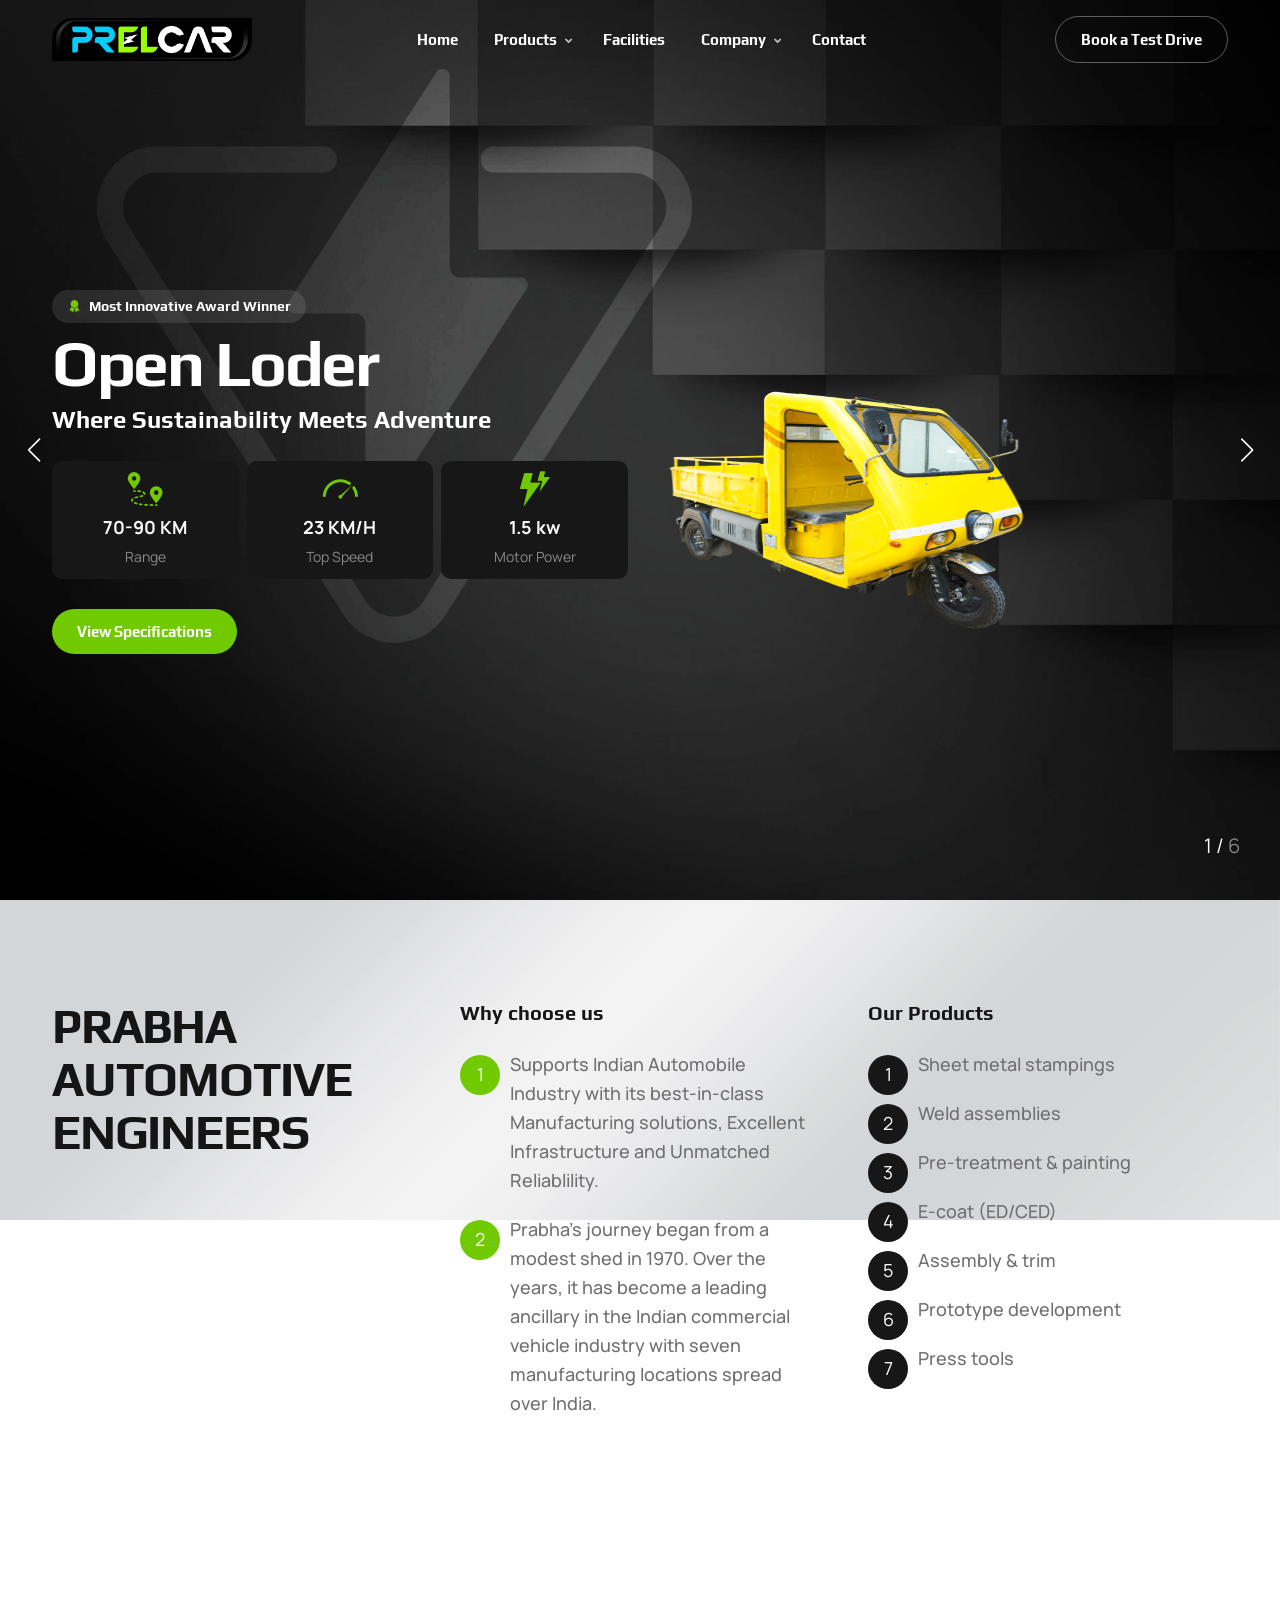
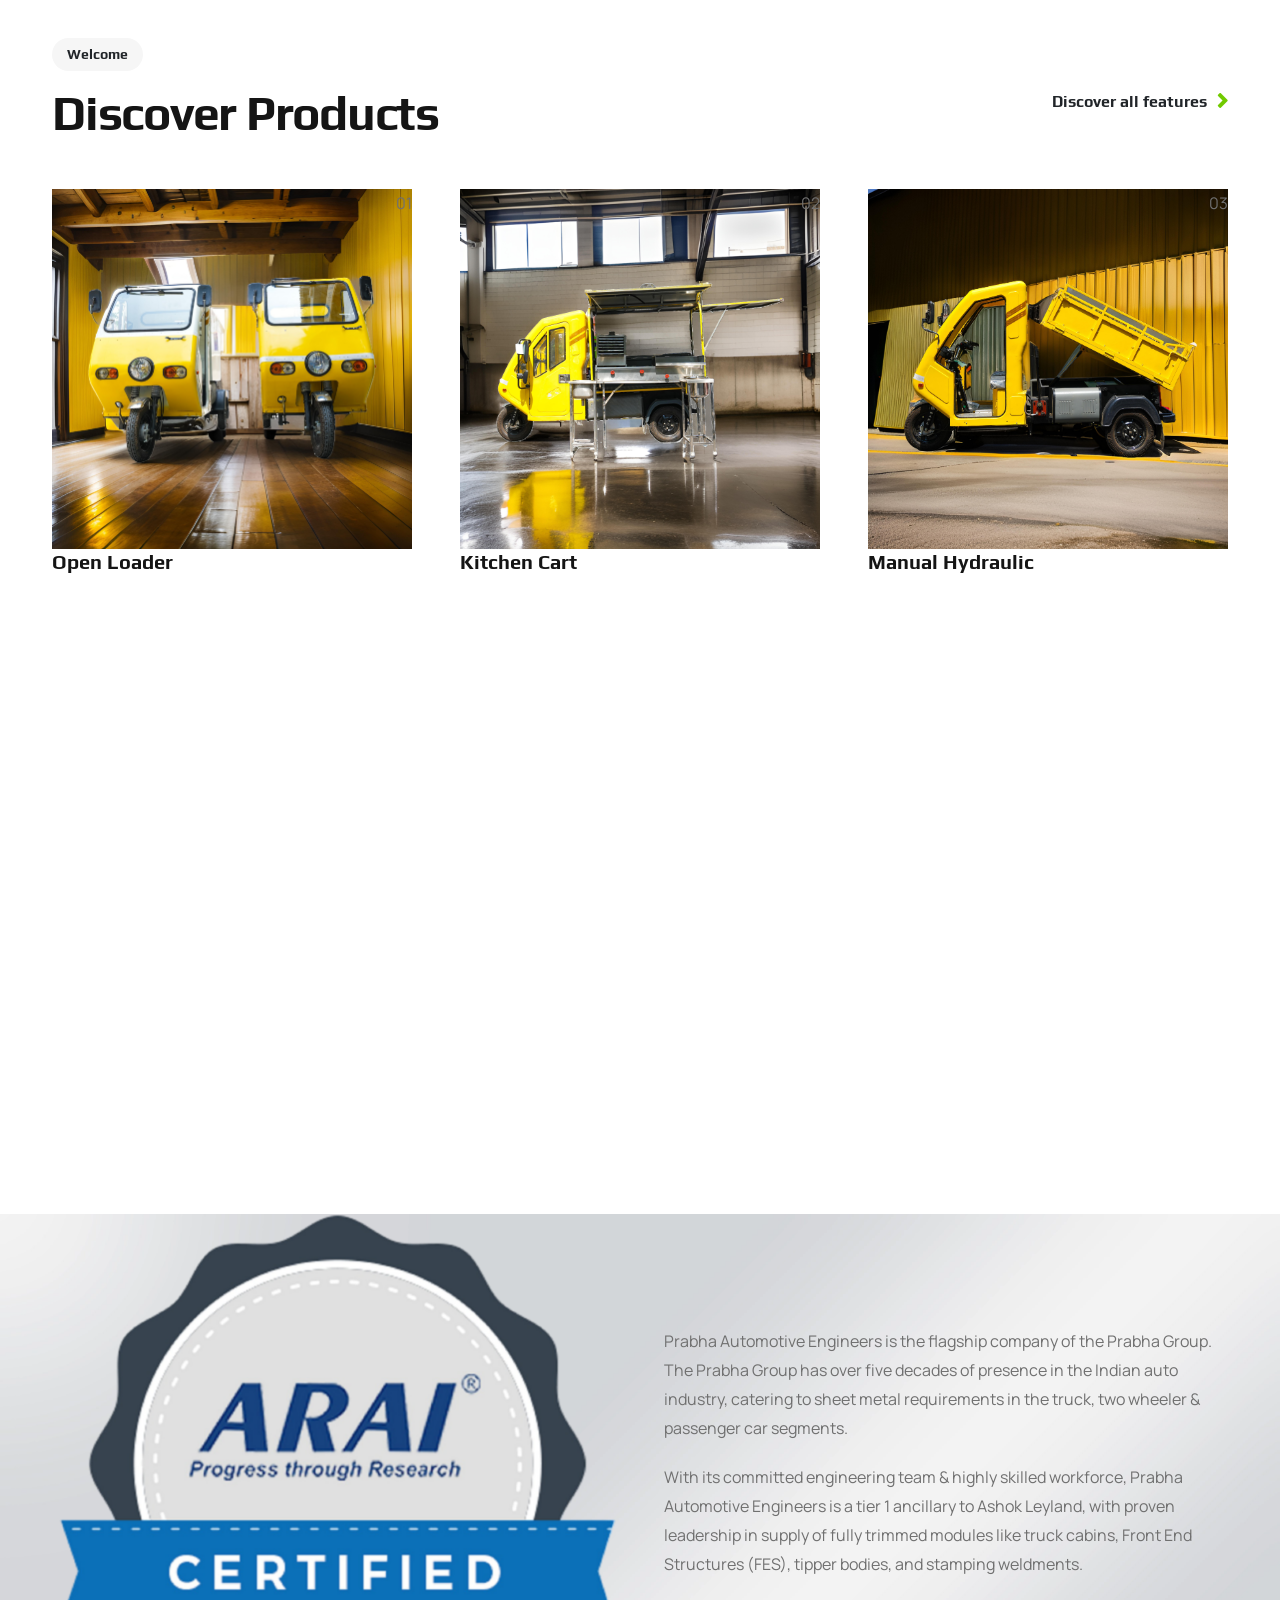
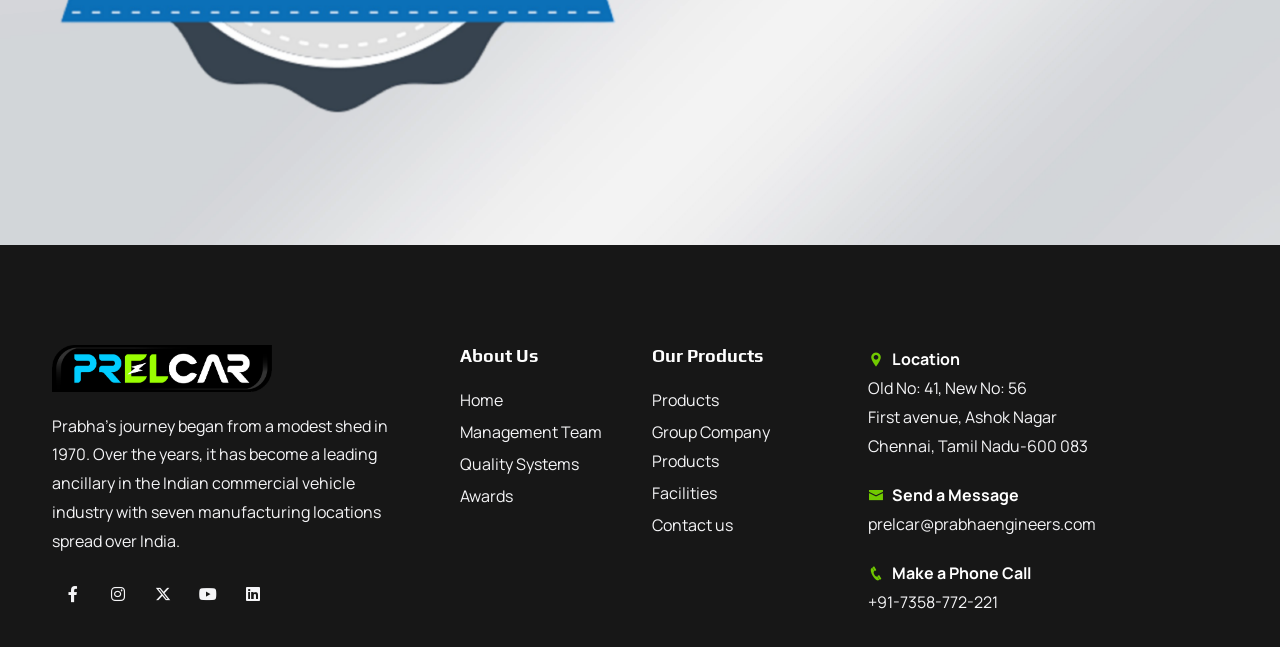
<file: index.html>
<!DOCTYPE html>
<html lang="en">


<!-- Mirrored from madebydesignesia.com/themes/autoev/index.html by HTTrack Website Copier/3.x [XR&CO'2014], Sun, 21 Jul 2024 13:08:16 GMT -->
<head>
    <title>Welcome to Prelcar</title>
    <link rel="icon" href="images/PRELCAR LOGO FINAL 26 Apr 2024 JPG.jpg" type="image/gif" sizes="16x16">
    <meta content="text/html;charset=utf-8" http-equiv="Content-Type">
    <meta content="width=device-width, initial-scale=1.0" name="viewport" >
    <meta content="Autoev — Electric Vehicle Charging EV Dealer Website Template" name="description" >
    <meta content="" name="keywords" >
    <meta content="" name="author" >
    <!-- CSS Files
    ================================================== -->
    <link href="css/bootstrap.min.css" rel="stylesheet" type="text/css" id="bootstrap">
    <link href="css/plugins.css" rel="stylesheet" type="text/css" >
    <link href="css/swiper.css" rel="stylesheet" type="text/css" >
    <link href="css/style.css" rel="stylesheet" type="text/css" >
    <link href="css/coloring.css" rel="stylesheet" type="text/css" >
    <!-- color scheme -->
    <link id="colors" href="css/colors/scheme-01.css" rel="stylesheet" type="text/css" >

</head>

<body>
    <div id="wrapper">
        <!-- <div class="float-text show-on-scroll">
            <span><a href="#">Scroll to top</a></span>
        </div>
        <div class="scrollbar-v show-on-scroll"></div> -->
        
        <!-- page preloader begin -->
        <div id="de-loader"></div>
        <!-- page preloader close -->

        <!-- header begin -->
        <header class="transparent">
            <div class="container">
                <div class="row">
                    <div class="col-md-12">
                        <div class="de-flex sm-pt10">
                            <div class="de-flex-col">
                                <!-- logo begin -->
                                <div id="logo">
                                    <a href="index.html">
                                        <img class="logo-main" src="./images/prelcarlogo.png" width="200px" >
                                        <img class="logo-scroll" src="./images/prelcarlogo.png" width="200px" >
                                        <img class="logo-mobile" src="./images/prelcarlogo.png" width="200px" >
                                    </a>
                                </div>
                                <!-- logo close -->
                            </div>
                            <div class="de-flex-col header-col-mid">
                                <ul id="mainmenu">
                                    <li><a class="menu-item" href="index.html">Home</a>
                                        <!-- <ul class="mega"> 
                                             <li> 
                                                <div class="container">
                                                    <div class="sb-menu p-4">
                                                        <div class="row g-4"> 
                                                             <div class="col-lg-2 text-center">
                                                                <div class="bg-grey rounded-10px relative hover text-center">
                                                                    <a href="index-2.html">
                                                                        <img src="images/demo/homepage-1.jpg" class="w-100 relative z-1000 hover-scale-1-1 rounded-5px" alt="">
                                                                    </a>

                                                                    <div class="absolute w-100 h-100 start-0 top-0 rounded-10px hover-bg-color"></div>
                                                                </div>                            
                                                                <h5 class="mt-3 mb-1">Homepage 1</h5>                          
                                                            </div> 

                                                             <div class="col-lg-2 text-center">
                                                                <div class="bg-grey rounded-10px relative hover text-center">
                                                                    <a href="homepage-2.html">
                                                                        <img src="images/demo/homepage-2.jpg" class="w-100 relative z-1000 hover-scale-1-1 rounded-5px" alt="">
                                                                    </a>

                                                                    <div class="absolute w-100 h-100 start-0 top-0 rounded-10px hover-bg-color"></div>
                                                                </div>                            
                                                                <h5 class="mt-3 mb-1">Homepage 3</h5>                          
                                                            </div>

                                                            <div class="col-lg-2 text-center">
                                                                <div class="bg-grey rounded-10px relative hover text-center">
                                                                    <a href="homepage-3.html">
                                                                        <img src="images/demo/homepage-3.jpg" class="w-100 relative z-1000 hover-scale-1-1 rounded-5px" alt="">
                                                                    </a>

                                                                    <div class="absolute w-100 h-100 start-0 top-0 rounded-10px hover-bg-color"></div>
                                                                </div>                            
                                                                <h5 class="mt-3 mb-1">Homepage 3</h5>                          
                                                            </div>

                                                            <div class="col-lg-2 text-center">
                                                                <div class="bg-grey rounded-10px relative hover text-center">
                                                                    <a href="homepage-4.html">
                                                                        <img src="images/demo/homepage-4.jpg" class="w-100 relative z-1000 hover-scale-1-1 rounded-5px" alt="">
                                                                    </a>

                                                                    <div class="absolute w-100 h-100 start-0 top-0 rounded-10px hover-bg-color"></div>
                                                                </div>                            
                                                                <h5 class="mt-3 mb-1">Homepage 4</h5>                          
                                                            </div>

                                                            <div class="col-lg-2 text-center">
                                                                <div class="bg-grey rounded-10px relative hover text-center">
                                                                    <a href="homepage-5.html">
                                                                        <img src="images/demo/homepage-5.jpg" class="w-100 relative z-1000 hover-scale-1-1 rounded-5px" alt="">
                                                                    </a>

                                                                    <div class="absolute w-100 h-100 start-0 top-0 rounded-10px hover-bg-color"></div>
                                                                </div>                            
                                                                <h5 class="mt-3 mb-1">Homepage 5</h5>                          
                                                            </div>

                                                            <div class="col-lg-2 text-center">
                                                                <div class="bg-grey rounded-10px relative hover text-center">
                                                                    <div>
                                                                        <img src="images/demo/coming-soon.jpg" class="w-100 relative z-1000 hover-scale-1-1 rounded-5px" alt="">
                                                                    </div>

                                                                    <div class="absolute w-100 h-100 start-0 top-0 rounded-10px hover-bg-color"></div>
                                                                </div>                            
                                                                <h5 class="mt-3 mb-1">Coming Soon</h5>                          
                                                            </div> 
                                                         </div>
                                                    </div>
                                                </div>                                                
                                            </li> 
                                         </ul> -->
                                    </li>
                                    <li><a class="menu-item" href="#">Products</a>
                                        <ul class="mega">
                                            <li>
                                                <div class="container">
                                                    <div class="sb-menu p-4">
                                                        <div class="row g-4">
                                                         <!-- Open Loader -->
                                                         <div class="col-lg-2 text-center">
                                                            <div class="bg-grey p-2 rounded-10px relative hover text-center">
                                                                <a href="./vehicle-single-1.html">
                                                                    <img src="images/SL3.png" class="w-100 relative z-1000 hover-scale-1-2" alt="" >
                                                                    <!-- <img src="images/misc/10.webp" class="absolute start-10 top-10 w-20" alt=""> -->
                                                                </a>

                                                                <div class="absolute w-100 h-100 start-0 top-0 rounded-10px hover-bg-color"></div>
                                                            </div>                            
                                                            <h4 class="mt-3 mb-1">Open Loader</h4>
                                                            <p class="mb-0">Ride the Future: Silent, Smooth, Electric</p>                            
                                                            
                                                        </div>
                                                        <!-- Kitchen Cart -->
                                                        <div class="col-lg-2 text-center">
                                                            <div class="bg-grey p-2 rounded-10px relative hover text-center">
                                                                <a href="./vehicle-single-2.html">
                                                                    <img src="images/KitchenCart/kcload.png " class="w-100 relative z-1000 hover-scale-1-2" alt="" >
                                                                    <!-- <img src="images/misc/10.webp" class="absolute start-10 top-10 w-20" alt=""> -->
                                                                </a>

                                                                <div class="absolute w-100 h-100 start-0 top-0 rounded-10px hover-bg-color"></div>
                                                            </div>
                                                            <h4 class="mt-3 mb-1">Kitchen Cart</h4>
                                                            <p class="mb-0">Redefining Performance.</p>
                                                            
                                                        </div>
                                                        <!-- Manual Hydraulic -->
                                                        <div class="col-lg-2 text-center">
                                                            <div class="bg-grey p-2 rounded-10px relative hover text-center">
                                                                <a href="./vehicle-single-3.html">
                                                                    <img src="images/ManualHyd/hydload.png" class="w-100 relative z-1000 hover-scale-1-2" alt="" >
                                                                    <!-- <img src="images/misc/10.webp" class="absolute start-10 top-10 w-20" alt=""> -->
                                                                </a>

                                                                <div class="absolute w-100 h-100 start-0 top-0 rounded-10px hover-bg-color"></div>
                                                            </div>
                                                            <h4 class="mt-3 mb-1">Manual Hydraulic</h4>
                                                            <p class="mb-0">Where Sustainability Meets Adventure.</p>
                                                            
                                                        </div>
                                                               <!-- Vegetable Cart -->

                                                            <div class="col-lg-2 text-center">
                                                                <div class="bg-grey p-2 rounded-10px relative hover text-center">
                                                                    <a href="vehicle-single-1.html">
                                                                        <img src="images/VegetableCart/vegkart.png" class="w-100 relative z-1000 hover-scale-1-2" alt="">
                                                                        <!-- <img src="images/misc/10.webp" class="absolute start-10 top-10 w-20" alt=""> -->
                                                                    </a>

                                                                    <div class="absolute w-100 h-100 start-0 top-0 rounded-10px hover-bg-color"></div>
                                                                </div>                            
                                                                <h4 class="mt-3 mb-1">Vegetable Cart</h4>
                                                                <p class="mb-0"> Silent, Smooth, Electric</p>                            
                                                                
                                                            </div>
                                                            <!-- Closed Loader -->
                                                            <div class="col-lg-2 text-center">
                                                                <div class="bg-grey p-2 rounded-10px relative hover text-center">
                                                                    <a href="vehicle-single-2.html">
                                                                        <img src="images/ClosedLoader/SL2.png" class="w-100 relative z-1000 hover-scale-1-2" alt="">
                                                                        <!-- <img src="images/misc/10.webp" class="absolute start-10 top-10 w-20" alt=""> -->
                                                                    </a>

                                                                    <div class="absolute w-100 h-100 start-0 top-0 rounded-10px hover-bg-color"></div>
                                                                </div>
                                                                <h4 class="mt-3 mb-1">Closed Loader</h4>
                                                                <p class="mb-0">Best Performance.</p>
                                                                
                                                            </div>
                                                            <!-- Water Can Loader -->
                                                            <div class="col-lg-2 text-center">
                                                                <div class="bg-grey p-2 rounded-10px relative hover text-center">
                                                                    <a href="vehicle-single-3.html">
                                                                        <img src="images/WaterCanLoader/wcload.png" class="w-100 relative z-1000 hover-scale-1-2" alt="">
                                                                        <!-- <img src="images/misc/10.webp" class="absolute start-10 top-10 w-20" alt=""> -->
                                                                    </a>

                                                                    <div class="absolute w-100 h-100 start-0 top-0 rounded-10px hover-bg-color"></div>
                                                                </div>
                                                                <h4 class="mt-3 mb-1">Water Can Loader</h4>
                                                                <p class="mb-0">Meets Future.</p>
                                                                
                                                            </div>
                                                        </div>
                                                    </div>
                                                </div>                                                
                                            </li>
                                        </ul>
                                    </li>
                                     <li><a class="menu-item" href="dealers.html">Facilities</a></li>
                                   <!-- <li><a class="menu-item" href="#">Pages</a>
                                        <ul class="mega mega-3-cols">
                                            <div class="sb-menu p-4">
                                                <div class="row g-4">
                                                    <div class="col-lg-4">
                                                        <h5>Company</h5>
                                                        <ul class="no-bg">
                                                            <li><a href="about.html">About Us</a></li>
                                                            <li><a href="news.html">News</a></li>
                                                            <li><a href="testimonials.html">Testimonials</a></li>
                                                            <li><a href="history.html">History</a></li>
                                                            <li><a href="careers.html">Careers</a></li>
                                                        </ul>
                                                    </div>
                                                    <div class="col-lg-4">
                                                        <h5>Vehicles</h5>
                                                        <ul class="no-bg">
                                                            <li><a href="vehicles.html">All Vehicles</a></li>
                                                            <li><a href="vehicle-single-1.html">Vehicle Details 1</a></li>
                                                            <li><a href="vehicle-single-2.html">Vehicle Details 2</a></li>
                                                            <li><a href="vehicle-single-3.html">Vehicle Details 3</a></li>
                                                            <li><a href="pricing-table.html">Pricing Table</a></li>
                                                        </ul>
                                                    </div>
                                                    <div class="col-lg-4">
                                                        <h5>Gallery</h5>
                                                        <ul class="no-bg">
                                                            <li><a href="gallery-grid.html">Gallery Grid</a></li>
                                                            <li><a href="gallery-carousel.html">Gallery Carousel</a></li>
                                                            <li><a href="gallery-marquee.html">Gallery Marquee</a></li>
                                                        </ul>

                                                        <div class="spacer-single"></div>

                                                        <h5>Misc</h5>
                                                        <ul class="no-bg">
                                                            <li><a href="bootstrap-5-elements.html">Bootstrap 5 Elements</a></li>
                                                        </ul>
                                                    </div>
                                                </div>
                                            </div>
                                        </ul>
                                    </li>   -->
                                    <li>
                                        <a class="menu-item" href="./management.html">Company</a>
                                        <ul>
                                            <li><a class="menu-item" href="./management.html">Management Team</a></li>
                                            <li><a class="menu-item" href="./qualitysystem.html">Quality systems</a></li>
                                            <li><a class="menu-item" href="./awards.html">Awards</a></li>
                                        </ul>
                                    </li>
                                    <li><a class="menu-item" href="contact.html">Contact</a></li>
                                </ul>
                            </div>
                            <div class="de-flex-col">
                                <div class="menu_side_area">          
                                    <a href="contact.html" class="btn-line">Book a Test Drive</a>
                                    <span id="menu-btn"></span>
                                </div>
                            </div>
                        </div>
                    </div>
                </div>
            </div>
        </header>
        <!-- header close -->
        <!-- content begin -->
        <div class="no-bottom no-top" id="content">

            <div id="top"></div>

            <section class="section-dark text-light no-top no-bottom position-relative overflow-hidden z-1000">
                <div class="v-center">
                    <div class="swiper">
                      <!-- Additional required wrapper -->
                      <div class="swiper-wrapper">
                          <!-- Slides -->
                        <!-- Kitchen Cart -->
                        <div class="swiper-slide">
                            <div class="swiper-inner" data-bgimage="url(images/slider/1.webp)">
                                <div class="sw-caption">
                                    <div class="container">
                                        <div class="row g-4 align-items-center">

                                            <div class="spacer-double"></div>

                                            <div class="col-lg-6">     
                                                <div class="spacer-single"></div>
                                                <div class="sw-text-wrapper">
                                                    <div class="subtitle s2 mb-2"><i class="icofont-badge id-color me-2"></i>Most Innovative Award Winner</div>
                                                    <h1 class="slider-title mb-2">Open Loder</h1>
                                                    <h3 class="slider-teaser mb-3">Where Sustainability Meets Adventure</h3>
                                                    <div class="slider-extra">
                                                        <div class="row mt-3 g-2 text-center">
                                                            <div class="col-4">
                                                                <div class="bg-dark rounded-10px lh-1-2em p-2">
                                                                    <i class="fs-40 mb-1 id-color icofont-map-pins"></i>
                                                                    <div class="fs-18 fw-bold">70-90 KM</div>
                                                                    <div class="fs-14 op-5">Range</div>
                                                                </div>
                                                            </div>
                                                            <div class="col-4">
                                                                <div class="bg-dark rounded-10px lh-1-2em p-2">
                                                                    <i class="fs-40 mb-1 id-color icofont-dashboard"></i>
                                                                    <div class="fs-18 fw-bold">23 KM/H</div>
                                                                    <div class="fs-14 op-5">Top Speed</div>
                                                                </div>
                                                            </div>
                                                            <div class="col-4">
                                                                <div class="bg-dark rounded-10px lh-1-2em p-2">
                                                                    <i class="fs-40 mb-1 id-color icofont-thunder-light"></i>
                                                                    <div class="fs-18 fw-bold">1.5 kw</div>
                                                                    <div class="fs-14 op-5">Motor Power</div>
                                                                </div>
                                                            </div>
                                                        </div>
                                                    </div>
                                                    <div class="spacer-30"></div>
                                                    <a class="btn-main mb10 mb-3" href="vehicle-single-1.html">View Specifications</a>
                                                </div>
                                            </div>

                                            <div class="col-lg-6">
                                                <div class="slider-extra">
                                                    <img src="./images/Data package from August 22nd./3 (3).png" class="img-fluid" style="width: 26rem; height: 26rem;">
                                                </div>
                                            </div>

                                            <div class="spacer-single"></div>
                                        </div>
                                        
                                    </div>
                                </div>
                            </div>
                        </div>
                        <!-- Slides --> 
                          <!-- Slides -->
                        <!-- Kitchen Cart -->
                        <div class="swiper-slide">
                            <div class="swiper-inner" data-bgimage="url(images/slider/1.webp)">
                                <div class="sw-caption">
                                    <div class="container">
                                        <div class="row g-4 align-items-center">

                                            <div class="spacer-double"></div>

                                            <div class="col-lg-6">     
                                                <div class="spacer-single"></div>
                                                <div class="sw-text-wrapper">
                                                    <div class="subtitle s2 mb-2"><i class="icofont-badge id-color me-2"></i>Most Innovative Award Winner</div>
                                                    <h1 class="slider-title mb-2">Kitchen Cart</h1>
                                                    <h3 class="slider-teaser mb-3">Where Sustainability Meets Adventure</h3>
                                                    <div class="slider-extra">
                                                        <div class="row mt-3 g-2 text-center">
                                                            <div class="col-4">
                                                                <div class="bg-dark rounded-10px lh-1-2em p-2">
                                                                    <i class="fs-40 mb-1 id-color icofont-map-pins"></i>
                                                                    <div class="fs-18 fw-bold">70-90 KM</div>
                                                                    <div class="fs-14 op-5">Range</div>
                                                                </div>
                                                            </div>
                                                            <div class="col-4">
                                                                <div class="bg-dark rounded-10px lh-1-2em p-2">
                                                                    <i class="fs-40 mb-1 id-color icofont-dashboard"></i>
                                                                    <div class="fs-18 fw-bold">23 KM/H</div>
                                                                    <div class="fs-14 op-5">Top Speed</div>
                                                                </div>
                                                            </div>
                                                            <div class="col-4">
                                                                <div class="bg-dark rounded-10px lh-1-2em p-2">
                                                                    <i class="fs-40 mb-1 id-color icofont-thunder-light"></i>
                                                                    <div class="fs-18 fw-bold">1.5 kw</div>
                                                                    <div class="fs-14 op-5">Motor Power</div>
                                                                </div>
                                                            </div>
                                                        </div>
                                                    </div>
                                                    <div class="spacer-30"></div>
                                                    <a class="btn-main mb10 mb-3" href="vehicle-single-2.html">View Specifications</a>
                                                </div>
                                            </div>

                                            <div class="col-lg-6">
                                                <div class="slider-extra">
                                                    <img src="./images/Data package from August 22nd./1 (2).png " class="img-fluid" width="100%">
                                                </div>
                                            </div>

                                            <div class="spacer-single"></div>
                                        </div>
                                        
                                    </div>
                                </div>
                            </div>
                        </div>
                        <!-- Slides -->      
                      <!-- Slides -->
                          <!-- Manual Hydraulic -->
                          <div class="swiper-slide">
                            <div class="swiper-inner" data-bgimage="url(images/slider/1.webp)">
                                <div class="sw-caption">
                                    <div class="container">
                                        <div class="row g-4 align-items-center">

                                            <div class="spacer-double"></div>

                                            <div class="col-lg-6">     
                                                <div class="spacer-single"></div>
                                                <div class="sw-text-wrapper">
                                                    <div class="subtitle s2 mb-2"><i class="icofont-badge id-color me-2"></i>Most Innovative Award Winner</div>
                                                    <h1 class="slider-title mb-2">Manual Hydraulic</h1>
                                                    <h3 class="slider-teaser mb-3">Where Sustainability Meets Adventure</h3>
                                                    <div class="slider-extra">
                                                        <div class="row mt-3 g-2 text-center">
                                                            <div class="col-4">
                                                                <div class="bg-dark rounded-10px lh-1-2em p-2">
                                                                    <i class="fs-40 mb-1 id-color icofont-map-pins"></i>
                                                                    <div class="fs-18 fw-bold">70-90 KM</div>
                                                                    <div class="fs-14 op-5">Range</div>
                                                                </div>
                                                            </div>
                                                            <div class="col-4">
                                                                <div class="bg-dark rounded-10px lh-1-2em p-2">
                                                                    <i class="fs-40 mb-1 id-color icofont-dashboard"></i>
                                                                    <div class="fs-18 fw-bold">23 KM/H</div>
                                                                    <div class="fs-14 op-5">Top Speed</div>
                                                                </div>
                                                            </div>
                                                            <div class="col-4">
                                                                <div class="bg-dark rounded-10px lh-1-2em p-2">
                                                                    <i class="fs-40 mb-1 id-color icofont-thunder-light"></i>
                                                                    <div class="fs-18 fw-bold">1.5 kw</div>
                                                                    <div class="fs-14 op-5">Motor Power</div>
                                                                </div>
                                                            </div>
                                                        </div>
                                                    </div>
                                                    <div class="spacer-30"></div>
                                                    <a class="btn-main mb10 mb-3" href="vehicle-single-3.html">View Specifications</a>
                                                </div>
                                            </div>

                                            <div class="col-lg-6">
                                                <div class="slider-extra">
                                                    <img src="./images/Data package from August 22nd./5 (3).png" class="img-fluid" width="100%">
                                                </div>
                                            </div>

                                            <div class="spacer-single"></div>
                                        </div>
                                        
                                    </div>
                                </div>
                            </div>
                        </div>
                        <!-- Slides --> 

                        <!-- Slides -->
                          <!-- Vegitable cart -->
                        <div class="swiper-slide">
                            <div class="swiper-inner" data-bgimage="url(images/slider/1.webp)">
                                <div class="sw-caption">
                                    <div class="container">
                                        <div class="row g-4 align-items-center">

                                            <div class="spacer-double"></div>

                                            <div class="col-lg-6">     
                                                <div class="spacer-single"></div>
                                                <div class="sw-text-wrapper">
                                                    <div class="subtitle s2 mb-2"><i class="icofont-badge id-color me-2"></i>Most Innovative Award Winner</div>
                                                    <h1 class="slider-title mb-2">Vegitable Cart</h1>
                                                    <h3 class="slider-teaser mb-3">Redefining Motorcycle Performance</h3>
                                                    <div class="slider-extra">
                                                        <div class="row mt-3 g-2 text-center">
                                                            <div class="col-4">
                                                                <div class="bg-dark rounded-10px lh-1-2em p-2">
                                                                    <i class="fs-40 mb-1 id-color icofont-map-pins"></i>
                                                                    <div class="fs-18 fw-bold">70-90 KM</div>
                                                                    <div class="fs-14 op-5">Range</div>
                                                                </div>
                                                            </div>
                                                            <div class="col-4">
                                                                <div class="bg-dark rounded-10px lh-1-2em p-2">
                                                                    <i class="fs-40 mb-1 id-color icofont-dashboard"></i>
                                                                    <div class="fs-18 fw-bold">23 KM/H</div>
                                                                    <div class="fs-14 op-5">Top Speed</div>
                                                                </div>
                                                            </div>
                                                            <div class="col-4">
                                                                <div class="bg-dark rounded-10px lh-1-2em p-2">
                                                                    <i class="fs-40 mb-1 id-color icofont-thunder-light"></i>
                                                                    <div class="fs-18 fw-bold">1.5 kw</div>
                                                                    <div class="fs-14 op-5">Motor Power</div>
                                                                </div>
                                                            </div>
                                                        </div>
                                                    </div>
                                                    <div class="spacer-30"></div>
                                                    <a class="btn-main mb10 mb-3" href="vehicle-single-4.html">View Specifications</a>
                                                </div>
                                            </div>

                                            <div class="col-lg-6">
                                                <div class="slider-extra">
                                                    <img src="./images/Data package from August 22nd./3 (5).png" class="img-fluid" alt="">
                                                </div>
                                            </div>

                                            <div class="spacer-single"></div>
                                        </div>
                                        
                                    </div>
                                </div>
                            </div>
                        </div>
                        <!-- Slides -->

                        <!-- Slides -->
                        <div class="swiper-slide">
                            <div class="swiper-inner" data-bgimage="url(images/slider/1.webp)">
                                <div class="sw-caption">
                                    <div class="container">
                                        <div class="row g-4 align-items-center">

                                            <div class="spacer-double"></div>

                                            <div class="col-lg-6">     
                                                <div class="spacer-single"></div>
                                                <div class="sw-text-wrapper">
                                                    <div class="subtitle s2 mb-2"><i class="icofont-badge id-color me-2"></i>Most Innovative Award Winner</div>
                                                    <h1 class="slider-title mb-2">Closed Loder</h1>
                                                    <h3 class="slider-teaser mb-3">Where Sustainability Meets Adventure</h3>
                                                    <div class="slider-extra">
                                                        <div class="row mt-3 g-2 text-center">
                                                            <div class="col-4">
                                                                <div class="bg-dark rounded-10px lh-1-2em p-2">
                                                                    <i class="fs-40 mb-1 id-color icofont-map-pins"></i>
                                                                    <div class="fs-18 fw-bold">70-90 KM</div>
                                                                    <div class="fs-14 op-5">Range</div>
                                                                </div>
                                                            </div>
                                                            <div class="col-4">
                                                                <div class="bg-dark rounded-10px lh-1-2em p-2">
                                                                    <i class="fs-40 mb-1 id-color icofont-dashboard"></i>
                                                                    <div class="fs-18 fw-bold">23 KM/H</div>
                                                                    <div class="fs-14 op-5">Top Speed</div>
                                                                </div>
                                                            </div>
                                                            <div class="col-4">
                                                                <div class="bg-dark rounded-10px lh-1-2em p-2">
                                                                    <i class="fs-40 mb-1 id-color icofont-thunder-light"></i>
                                                                    <div class="fs-18 fw-bold">1.5 kw</div>
                                                                    <div class="fs-14 op-5">Motor Power</div>
                                                                </div>
                                                            </div>
                                                        </div>
                                                    </div>
                                                    <div class="spacer-30"></div>
                                                    <a class="btn-main mb10 mb-3" href="vehicle-single-5.html">View Specifications</a>
                                                </div>
                                            </div>

                                            <div class="col-lg-6">
                                                <div class="slider-extra">
                                                    <img src="./images/Data package from August 22nd./2.png" class="img-fluid" width="100%">
                                                </div>
                                            </div>

                                            <div class="spacer-single"></div>
                                        </div>
                                        
                                    </div>
                                </div>
                            </div>
                        </div>
                        <!-- Slides -->   
                         
                           <!-- Slides -->
                          <!-- Water Can Loader -->
                          <div class="swiper-slide">
                            <div class="swiper-inner" data-bgimage="url(images/slider/1.webp)">
                                <div class="sw-caption">
                                    <div class="container">
                                        <div class="row g-4 align-items-center">

                                            <div class="spacer-double"></div>

                                            <div class="col-lg-6">     
                                                <div class="spacer-single"></div>
                                                <div class="sw-text-wrapper">
                                                    <div class="subtitle s2 mb-2"><i class="icofont-badge id-color me-2"></i>Most Innovative Award Winner</div>
                                                    <h1 class="slider-title mb-2">Water Can Loader</h1>
                                                    <h3 class="slider-teaser mb-3">Where Sustainability Meets Adventure</h3>
                                                    <div class="slider-extra">
                                                        <div class="row mt-3 g-2 text-center">
                                                            <div class="col-4">
                                                                <div class="bg-dark rounded-10px lh-1-2em p-2">
                                                                    <i class="fs-40 mb-1 id-color icofont-map-pins"></i>
                                                                    <div class="fs-18 fw-bold">70-90 KM</div>
                                                                    <div class="fs-14 op-5">Range</div>
                                                                </div>
                                                            </div>
                                                            <div class="col-4">
                                                                <div class="bg-dark rounded-10px lh-1-2em p-2">
                                                                    <i class="fs-40 mb-1 id-color icofont-dashboard"></i>
                                                                    <div class="fs-18 fw-bold">23 KM/H</div>
                                                                    <div class="fs-14 op-5">Top Speed</div>
                                                                </div>
                                                            </div>
                                                            <div class="col-4">
                                                                <div class="bg-dark rounded-10px lh-1-2em p-2">
                                                                    <i class="fs-40 mb-1 id-color icofont-thunder-light"></i>
                                                                    <div class="fs-18 fw-bold">1.5 kw</div>
                                                                    <div class="fs-14 op-5">Motor Power</div>
                                                                </div>
                                                            </div>
                                                        </div>
                                                    </div>
                                                    <div class="spacer-30"></div>
                                                    <a class="btn-main mb10 mb-3" href="vehicle-single-6.html">View Specifications</a>
                                                </div>
                                            </div>

                                            <div class="col-lg-6">
                                                <div class="slider-extra">
                                                    <img src="./images/Data package from August 22nd./3 (6).png" class="img-fluid" width="100%">
                                                </div>
                                            </div>

                                            <div class="spacer-single"></div>
                                        </div>
                                        
                                    </div>
                                </div>
                            </div>
                        </div>
                        <!-- Slides --> 

                      </div>
                      <!-- If we need pagination -->
                      <div class="swiper-pagination"></div>

                      <!-- If we need navigation buttons -->
                      <div class="swiper-button-prev"></div>
                      <div class="swiper-button-next"></div>

                      <!-- If we need scrollbar -->
                      <div class="swiper-scrollbar"></div>
                    </div>
                </div>
            </section>

            <section class="jarallax">
                <img src="images/background/gradient-2.webp" class="jarallax-img" alt="">
                <div class="container">
                    <div class="row g-4 gx-5">
                        <div class="col-lg-4">
                            <!-- <div class="subtitle bg-white text-dark wow fadeInUp mb-3">Let's Start</div> -->
                        <h2 class="wow fadeInUp">PRABHA AUTOMOTIVE ENGINEERS</h2>
                        </div>

                        <div class="col-lg-4">
                            <h4 class="mb-4 wow fadeInRight">Why choose us</h4>
                            <ol class="ol-style-1">
                                <li class="wow fadeInUp" data-wow-delay=".2s">Supports Indian Automobile Industry with its best-in-class Manufacturing solutions, Excellent Infrastructure and Unmatched Reliablility.</li>
                                <li class="wow fadeInUp" data-wow-delay=".4s">Prabha's journey began from a modest shed in 1970. Over the years, it has become a leading ancillary in the Indian commercial vehicle industry with seven manufacturing locations spread over India.</li>
                                
                            </ol>
                        </div>

                        <div class="col-lg-4">
                            <h4 class="mb-4 wow fadeInRight">Our Products</h4>
                            <ol class="ol-style-1 dark">
                                <li class="wow fadeInUp" data-wow-delay=".2s">Sheet metal stampings</li>
                                <li class="wow fadeInUp" data-wow-delay=".2s">Weld assemblies</li>
                                <li class="wow fadeInUp" data-wow-delay=".4s">Pre-treatment & painting</li>
                                <li class="wow fadeInUp" data-wow-delay=".4s">E-coat (ED/CED)</li>
                                <li class="wow fadeInUp" data-wow-delay=".6s">Assembly & trim</li>
                                <li class="wow fadeInUp" data-wow-delay=".6s">Prototype development</li>
                                <li class="wow fadeInUp" data-wow-delay=".8s">Press tools</li>
                            </ol>
                        </div>
                    </div>
                </div>
            </section>

            <section>
                <div class="container">
                    <div class="row align-items-center g-4 gx-5">
                        <div class="col-lg-8">
                            <div class="subtitle bg-grey text-dark wow fadeInUp mb-3">Welcome</div>
                            <h2 class="wow fadeInUp">Discover Products</h2>
                        </div>
                        <div class="col-lg-4 text-lg-end">
                            <a class="btn-text text-dark wow fadeInLeft" href="#">Discover all features</a>
                        </div>
                        <div class="col-lg-4 wow fadeInRight" data-wow-delay=".2s">
                            <div class="relative">
                                <div class="absolute top-0 end-0">01</div>
                                <a href="./vehicle-single-1.html">
                                    <img src="images/OpenLoader/IMP01531.jpeg" alt="Bridge" style="width: 100%; height: 100%;">

                                    <h4>Open Loader</h4>
                                </a>
                                <!-- <p>Quis in ad dolore id ea consequat enim nulla quis tempor ut ut eu deserunt sed do sed velit non esse in ut nulla in in non pariatur esse.</p> -->
                            </div>
                        </div>
                        <div class="col-lg-4 wow fadeInRight" data-wow-delay=".4s">
                            <div class="relative">
                                <div class="absolute top-0 end-0">02</div>
                                <a href="./vehicle-single-2.html">
                                    <img src="images/KitchenCart/IMP01640.jpeg" alt="Bridge" style="width: 100%; height: 100%;">
                                    <h4>Kitchen Cart</h4>
                                </a>
                                <!-- <p>Quis in ad dolore id ea consequat enim nulla quis tempor ut ut eu deserunt sed do sed velit non esse in ut nulla in in non pariatur esse.</p> -->
                            </div>
                        </div>
                        <div class="col-lg-4 wow fadeInRight" data-wow-delay=".6s">
                            <div class="relative">
                                <div class="absolute top-0 end-0">03</div>
                                <a href="./vehicle-single-3.html">
                                    <img src="images/ManualHyd/IMP01581.jpeg" alt="Bridge" style="width: 100%; height: 100%;">

                                    <h4>Manual Hydraulic</h4>
                                </a>
                                <!-- <p>Quis in ad dolore id ea consequat enim nulla quis tempor ut ut eu deserunt sed do sed velit non esse in ut nulla in in non pariatur esse.</p> -->
                            </div>
                        </div>
                    </div>
                    
                    
                </div>
                <div class="container">
                    <div class="row align-items-center g-4 gx-5">
                        <!-- <div class="col-lg-8">
                            <div class="subtitle bg-grey text-dark wow fadeInUp mb-3">Welcome</div>
                            <h2 class="wow fadeInUp">Discover Products</h2>
                        </div> -->
                        <!-- <div class="col-lg-4 text-lg-end">
                            <a class="btn-text text-dark wow fadeInLeft" href="#">Discover all features</a>
                        </div> -->
                        <div class="col-lg-4 wow fadeInRight" data-wow-delay=".2s">
                            <div class="relative">
                                <div class="absolute top-0 end-0">01</div>
                                <a href="./vehicle-single-4.html">
                                    <img src="images/VegetableCart/IMP01611.jpeg" alt="Bridge" style="width: 100%; height: 100%;">

                                    <h4>Vegetable Cart</h4>
                                </a>
                                <!-- <p>Quis in ad dolore id ea consequat enim nulla quis tempor ut ut eu deserunt sed do sed velit non esse in ut nulla in in non pariatur esse.</p> -->
                            </div>
                        </div>
                        <div class="col-lg-4 wow fadeInRight" data-wow-delay=".4s">
                            <div class="relative">
                                <div class="absolute top-0 end-0">02</div>
                                <a href="./vehicle-single-5.html">
                                    <img src="images/ClosedLoader/IMP01552.jpeg" alt="Bridge" style="width: 100%; height: 100%;">
                                    <h4>Closed Loader</h4>
                                </a>
                                <!-- <p>Quis in ad dolore id ea consequat enim nulla quis tempor ut ut eu deserunt sed do sed velit non esse in ut nulla in in non pariatur esse.</p> -->
                            </div>
                        </div>
                        <div class="col-lg-4 wow fadeInRight" data-wow-delay=".6s">
                            <div class="relative">
                                <div class="absolute top-0 end-0">03</div>
                                <a href="./vehicle-single-6.html">
                                    <img src="images/WaterCanLoader/IMP01622.jpeg" alt="Bridge" style="width: 100%; height: 100%;">

                                    <h4>Water Can Loader</h4>
                                </a>
                                <!-- <p>Quis in ad dolore id ea consequat enim nulla quis tempor ut ut eu deserunt sed do sed velit non esse in ut nulla in in non pariatur esse.</p> -->
                            </div>
                        </div>
                    </div>
                    
                    
                </div>
            </section>
            <section class="jarallax">

                <img src="images/background/gradient-2.webp" class="jarallax-img" alt="">

            <div class="container bg">
                <div class="row align-items-center g-4 gx-5">
                    <div class="col-lg-6 wow fadeInRight" data-wow-delay=".2s">
                        <div class="relative">
                           
                            <a href="vehicles.html">
                                <img src="images/arai-cert-logo.png" alt="Bridge" style="width: 100%; height: 100%;">

                               
                            </a>
                            <!-- <p>Quis in ad dolore id ea consequat enim nulla quis tempor ut ut eu deserunt sed do sed velit non esse in ut nulla in in non pariatur esse.</p> -->
                        </div>
                    </div>
                    <div class="col-lg-6 wow fadeInRight" data-wow-delay=".2s">
                        <div class="relative">
                           
                            <p>Prabha Automotive Engineers is the flagship company of the Prabha Group. The Prabha Group has over five decades of presence in the Indian auto industry, catering to sheet metal requirements in the truck, two wheeler & passenger car segments.</p>
                            <p>With its committed engineering team & highly skilled workforce, Prabha Automotive Engineers is a tier 1 ancillary to Ashok Leyland, with proven leadership in supply of fully trimmed modules like truck cabins, Front End Structures (FES), tipper bodies, and stamping weldments.</p>
                        </div>
                    </div>
                </div>
           </div>


            </section>

       

            <!-- <section class="jarallax">
                <img src="images/background/gradient-2.webp" class="jarallax-img" alt="">
                <div class="container">
                    <div class="row g-4 gx-5 align-items-center">
                        <div class="col-lg-12">
                            <div class="subtitle bg-color text-light wow fadeInUp mb-3">Autoev Technology</div>
                            <h2 class="wow fadeInUp">Power &amp; Precision</h2>
                        </div>
                        <div class="col-lg-3">
                            <div class="bg-white p-2 pb-0 mb-4 rounded-10 bottom-0 text-center z-index-2 wow scaleIn" data-wow-delay=".0s">
                                <img src="images/misc/p1.webp" class="img-fluid rounded-10 mb-2" alt="">
                                <h5 class="no-bottom text-dark">Modern Headlamp</h5>
                                <p class="small mb-1 text-dark">Sed nostrud anim elit.</p>
                            </div>
                            <p class="np-bottom">Minim aliqua non incididunt irure laboris exercitation laborum cillum non cupidatat magna tempor.</p>
                        </div>

                        <div class="col-lg-3">
                            <div class="bg-white p-2 pb-0 mb-4 rounded-10 bottom-0 text-center z-index-2 wow scaleIn" data-wow-delay=".2s">
                                <img src="images/misc/p2.webp" class="img-fluid rounded-10 mb-2" alt="">
                                <h5 class="no-bottom text-dark">Spacious Seat</h5>
                                <p class="small mb-1 text-dark">Sed nostrud anim elit.</p>
                            </div>
                            <p class="np-bottom">Minim aliqua non incididunt irure laboris exercitation laborum cillum non cupidatat magna tempor.</p>
                        </div>

                        <div class="col-lg-3">
                            <div class="bg-white p-2 pb-0 mb-4 rounded-10 bottom-0 text-center z-index-2 wow scaleIn" data-wow-delay=".4s">
                                <img src="images/misc/p3.webp" class="img-fluid rounded-10 mb-2" alt="">
                                <h5 class="no-bottom text-dark">Large Wheels</h5>
                                <p class="small mb-1 text-dark">Sed nostrud anim elit.</p>
                            </div>
                            <p class="np-bottom">Minim aliqua non incididunt irure laboris exercitation laborum cillum non cupidatat magna tempor.</p>
                        </div>

                        <div class="col-lg-3">
                            <div class="bg-white p-2 pb-0 mb-4 rounded-10 bottom-0 text-center z-index-2 wow scaleIn" data-wow-delay=".6s">
                                <img src="images/misc/p4.webp" class="img-fluid rounded-10 mb-2" alt="">
                                <h5 class="no-bottom text-dark">Quick Charge</h5>
                                <p class="small mb-1 text-dark">Sed nostrud anim elit.</p>
                            </div>
                            <p class="np-bottom">Minim aliqua non incididunt irure laboris exercitation laborum cillum non cupidatat magna tempor.</p>
                        </div>
                    </div>
                </div>
            </section> -->

            <!-- <section>
                <div class="container">
                    <div class="row align-items-center">
                        <div class="col-lg-8">
                            <div class="subtitle wow fadeInUp mb-3">Testimonials</div>
                            <h2 class="wow fadeInUp" data-wow-delay=".2s">Our Happy Customers</h2>
                            <div class="spacer-single"></div>
                        </div>
                        <div class="col-lg-4 text-lg-end">
                            <a class="btn-text text-dark" href="#">More testimonials</a>
                        </div>
                    </div>
                </div>
                <div class="container-fluid">
                    <div class="row">
                        <div class="owl-carousel owl-theme wow fadeInUp" id="testimonial-carousel">
                            <div class="item">
                                <div class="de_testi s2">
                                    <blockquote>
                                        <div class="de-rating-ext absolute top-20px end-30px">
                                            <span class="d-stars">
                                                <i class="fa fa-star"></i>
                                                <i class="fa fa-star"></i>
                                                <i class="fa fa-star"></i>
                                                <i class="fa fa-star"></i>
                                                <i class="fa fa-star"></i>
                                            </span>
                                        </div>
                                        <div class="de_testi_by">
                                            <img class="circle" alt="" src="images/testimonial/1.webp"> <div>Michael S.<span>developer</span></div>
                                        </div>
                                        <p>"Switching to an electric vehicle has been a game-changer for me. Not only am I saving money on fuel, but the smooth and silent ride has made commuting a pleasure."
                                        </p>
                                    </blockquote>
                                </div>
                            </div>
                            <div class="item">
                                <div class="de_testi s2">
                                    <blockquote>
                                        <div class="de-rating-ext absolute top-20px end-30px">
                                            <span class="d-stars">
                                                <i class="fa fa-star"></i>
                                                <i class="fa fa-star"></i>
                                                <i class="fa fa-star"></i>
                                                <i class="fa fa-star"></i>
                                                <i class="fa fa-star"></i>
                                            </span>
                                        </div>
                                        <div class="de_testi_by">
                                            <img class="circle" alt="" src="images/testimonial/2.webp"> <div>Robert L.<span>developer</span></div>
                                        </div>
                                        <p>"I was skeptical at first, but after driving my electric car for a few months, I'm amazed by its performance and efficiency. Plus, knowing I'm reducing my carbon footprint feels great!"</p>
                                    </blockquote>
                                </div>
                            </div>
                            <div class="item">
                                <div class="de_testi s2">
                                    <blockquote>
                                        <div class="de-rating-ext absolute top-20px end-30px">
                                            <span class="d-stars">
                                                <i class="fa fa-star"></i>
                                                <i class="fa fa-star"></i>
                                                <i class="fa fa-star"></i>
                                                <i class="fa fa-star"></i>
                                                <i class="fa fa-star"></i>
                                            </span>
                                        </div>
                                        <div class="de_testi_by">
                                            <img class="circle" alt="" src="images/testimonial/3.webp"> <div>Jake M.<span>developer</span></div>
                                        </div>
                                        <p>"As a busy professional, convenience is key for me. With an electric vehicle, I can charge at home overnight and wake up to a full battery every morning. It's saves me time."</p>
                                    </blockquote>
                                </div>
                            </div>
                            <div class="item">
                                <div class="de_testi s2">
                                    <blockquote>
                                        <div class="de-rating-ext absolute top-20px end-30px">
                                            <span class="d-stars">
                                                <i class="fa fa-star"></i>
                                                <i class="fa fa-star"></i>
                                                <i class="fa fa-star"></i>
                                                <i class="fa fa-star"></i>
                                                <i class="fa fa-star"></i>
                                            </span>
                                        </div>
                                        <div class="de_testi_by">
                                            <img class="circle" alt="" src="images/testimonial/4.webp"> <div>Alex P.<span>developer</span></div>
                                        </div>
                                        <p>"One of the best decisions I've made for my family's future is investing in an electric SUV. It's spacious, safe, and environmentally friendly. We love taking road trips."</p>
                                    </blockquote>
                                </div>
                            </div>
                            <div class="item">
                                <div class="de_testi s2">
                                    <blockquote>
                                        <div class="de-rating-ext absolute top-20px end-30px">
                                            <span class="d-stars">
                                                <i class="fa fa-star"></i>
                                                <i class="fa fa-star"></i>
                                                <i class="fa fa-star"></i>
                                                <i class="fa fa-star"></i>
                                                <i class="fa fa-star"></i>
                                            </span>
                                        </div>
                                        <div class="de_testi_by">
                                            <img class="circle" alt="" src="images/testimonial/5.webp"> <div>Carlos R.<span>developer</span></div>
                                        </div>
                                        <p>"Being an early adopter of electric vehicles, I've seen the technology evolve rapidly. Today's electric cars are more advanced, affordable, and accessible than ever before."</p>
                                    </blockquote>
                                </div>
                            </div>
                            <div class="item">
                                <div class="de_testi s2">
                                    <blockquote>
                                        <div class="de-rating-ext absolute top-20px end-30px">
                                            <span class="d-stars">
                                                <i class="fa fa-star"></i>
                                                <i class="fa fa-star"></i>
                                                <i class="fa fa-star"></i>
                                                <i class="fa fa-star"></i>
                                                <i class="fa fa-star"></i>
                                            </span>
                                        </div>
                                        <div class="de_testi_by">
                                            <img class="circle" alt="" src="images/testimonial/6.webp"> <div>Edward B.<span>developer</span></div>
                                        </div>
                                        <p>"Living in a city with strict emissions regulations, owning an electric vehicle has been a lifesaver. No more worrying about fines or restrictions, just clean and worry-free driving."</p>
                                    </blockquote>
                                </div>
                            </div>
                            <div class="item">
                                <div class="de_testi s2">
                                    <blockquote>
                                        <div class="de-rating-ext absolute top-20px end-30px">
                                            <span class="d-stars">
                                                <i class="fa fa-star"></i>
                                                <i class="fa fa-star"></i>
                                                <i class="fa fa-star"></i>
                                                <i class="fa fa-star"></i>
                                                <i class="fa fa-star"></i>
                                            </span>
                                        </div>
                                        <div class="de_testi_by">
                                            <img class="circle" alt="" src="images/testimonial/7.webp"> <div>Daniel H.<span>developer</span></div>
                                        </div>
                                        <p>"I used to dread long drives because of frequent stops for gas, but with my electric vehicle, I can travel farther with fewer breaks. It's redefined road trips for me."</p>
                                    </blockquote>
                                </div>
                            </div>
                            <div class="item">
                                <div class="de_testi s2">
                                    <blockquote>
                                        <div class="de-rating-ext absolute top-20px end-30px">
                                            <span class="d-stars">
                                                <i class="fa fa-star"></i>
                                                <i class="fa fa-star"></i>
                                                <i class="fa fa-star"></i>
                                                <i class="fa fa-star"></i>
                                                <i class="fa fa-star"></i>
                                            </span>
                                        </div>
                                        <div class="de_testi_by">
                                            <img class="circle" alt="" src="images/testimonial/8.webp"> <div>Bryan G.<span>developer</span></div>
                                        </div>
                                        <p>"Being able to charge my electric vehicle at home has been a game-changer. It's incredibly convenient and fits seamlessly into my daily routine."</p>
                                    </blockquote>
                                </div>
                            </div>
                        </div>
                    </div>
                </div>
            </section> -->

            <!-- <section class="bg-dark section-dark text-light pt60 pb60 jarallax">
                <img src="images/background/gradient-3.webp" class="jarallax-img" alt="">
                <div class="container">
                    <div class="row g-4">
                        <div class="col-md-3 col-sm-6 mb-sm-30">
                            <div class="de_count pl-50 fs-15 wow fadeInRight" data-wow-delay=".0s">
                                <i class="icofont-users-alt-1 absolute fs-40 start-0 id-color mt-1"></i>
                                <h3 class="fs-40"><span class="timer fs-40" data-to="28950" data-speed="3000">0</span>+</h3>
                                Happy Customers
                            </div>
                        </div>
                        <div class="col-md-3 col-sm-6 mb-sm-30">
                            <div class="de_count pl-50 fs-15 wow fadeInRight" data-wow-delay=".2s">
                                <i class="icofont-thunder-light absolute fs-40 start-0 id-color mt-1"></i>
                                <h3 class="fs-40"><span class="timer fs-40" data-to="240" data-speed="3000">0</span>+</h3>
                                Charger Stations
                            </div>
                        </div>
                        <div class="col-md-3 col-sm-6 mb-sm-30">
                            <div class="de_count pl-50 fs-15 wow fadeInRight" data-wow-delay=".4s">
                                <i class="icofont-badge absolute fs-40 start-0 id-color mt-1"></i>
                                <h3 class="fs-40"><span class="timer fs-40" data-to="158" data-speed="3000">0</span>+</h3>
                                Skilled Technicians
                            </div>
                        </div>
                        <div class="col-md-3 col-sm-6 mb-sm-30">
                            <div class="de_count pl-50 fs-15 wow fadeInRight" data-wow-delay=".6s">
                                <i class="icofont-world absolute fs-40 start-0 id-color mt-1"></i>
                                <h3 class="fs-40"><span class="timer fs-40" data-to="20" data-speed="3000">0</span>+</h3>
                                Countries
                            </div>
                        </div>
                    </div>
                </div>
            </section> -->

            <!-- <section class="jarallax">
                <img src="images/background/gradient-2.webp" class="jarallax-img" alt="">
                <div class="container">
                    <div class="row align-items-center g-4">
                        <div class="col-lg-8">                            
                            <div class="subtitle bg-white wow fadeInUp mb-3">Do you have</div>
                            <h2 class="wow fadeInUp" data-wow-delay=".2s">Any questions?</h2>
                        </div>
                        <div class="col-lg-4 text-lg-end">
                            <a class="btn-text text-dark wow fadeInLeft" href="#">More questions</a>
                        </div>
                    </div>

                    <div class="row g-custom-4">
                        <div class="col-md-6 wow fadeInUp">
                            <div class="accordion secondary">
                                <div class="accordion-section">
                                    <div class="accordion-section-title" data-tab="#accordion-1">
                                        What is an electric vehicle (EV)?
                                    </div>
                                    <div class="accordion-section-content" id="accordion-1">
                                        <p>An electric vehicle, or EV, is a type of vehicle that is powered by an electric motor using electricity stored in rechargeable batteries. EVs come in various forms, including all-electric vehicles (powered solely by batteries) and plug-in hybrid electric vehicles (PHEVs, which use both batteries and a conventional internal combustion engine).</p>
                                    </div>
                                    <div class="accordion-section-title" data-tab="#accordion-2">
                                        How do electric vehicles work?
                                    </div>
                                    <div class="accordion-section-content" id="accordion-2">
                                        <p>Electric vehicles use one or more electric motors for propulsion. These motors are powered by electricity stored in rechargeable batteries. When the vehicle is in motion, the electric motor(s) convert electrical energy from the batteries into mechanical energy to drive the wheels.</p>
                                    </div>
                                    <div class="accordion-section-title" data-tab="#accordion-3">
                                         How long does it take to charge?
                                    </div>
                                    <div class="accordion-section-content" id="accordion-3">
                                        <p>Charging times vary depending on the vehicle's battery size, charging equipment, and charging rate. Level 1 charging (using a standard household outlet) typically takes several hours to fully charge an EV.</p>
                                    </div>
                                </div>
                            </div>
                        </div>
                        
                        <div class="col-md-6 wow fadeInUp">
                            <div class="accordion secondary">
                                <div class="accordion-section">
                                    <div class="accordion-section-title" data-tab="#accordion-b-4">
                                        How far can electric vehicles travel on a single charge?
                                    </div>
                                    <div class="accordion-section-content" id="accordion-b-4">
                                        <p>The range of an electric vehicle depends on factors such as battery capacity, driving conditions, and driving habits. Most modern EVs offer ranges of 100 miles or more on a single charge, with some models exceeding 300 miles per charge.</p>
                                    </div>
                                    <div class="accordion-section-title" data-tab="#accordion-b-5">
                                        Where can I charge an electric vehicle?
                                    </div>
                                    <div class="accordion-section-content" id="accordion-b-5">
                                        <p>Electric vehicles can be charged at home using a standard electrical outlet or a dedicated home charging station. Additionally, public charging stations are becoming increasingly common in urban areas, along highways, and at destinations such as shopping centers and workplaces.</p>
                                    </div>
                                    <div class="accordion-section-title" data-tab="#accordion-b-6">
                                        Are electric vehicles suitable for cold climates?
                                    </div>
                                    <div class="accordion-section-content" id="accordion-b-6">
                                        <p>Electric vehicles can perform well in cold climates, but extreme temperatures can affect battery performance and range. Preheating the cabin while the vehicle is still plugged in can help preserve battery charge in cold weather. Some EVs also offer features such as battery preconditioning to optimize performance in cold temperatures.</p>
                                    </div>
                                </div>
                            </div>
                        </div>
                    </div>
                </div>
            </section>

            <section class="jarallax bg-color text-light pt30 pb30">
                <div class="wow fadeInRight d-flex">
                  <div class="de-marquee-list wow">
                    <div class="d-item">
                      <span class="d-item-txt">Zero Emissions</span>
                      <span class="d-item-display">
                        <i class="d-item-block bg-white"></i>
                      </span>
                      <span class="d-item-txt">Lower Costs</span>
                      <span class="d-item-display">
                        <i class="d-item-block bg-white"></i>
                      </span>
                      <span class="d-item-txt">Instant Torque</span>
                      <span class="d-item-display">
                        <i class="d-item-block bg-white"></i>
                      </span>
                      <span class="d-item-txt">Regenerative Braking</span>
                      <span class="d-item-display">
                        <i class="d-item-block bg-white"></i>
                      </span>
                      <span class="d-item-txt">Quiet Operation</span>
                      <span class="d-item-display">
                        <i class="d-item-block bg-white"></i>
                      </span>
                      <span class="d-item-txt">Advanced Technology</span>
                      <span class="d-item-display">
                        <i class="d-item-block bg-white"></i>
                      </span>
                      <span class="d-item-txt">Longer Range</span>
                      <span class="d-item-display">
                        <i class="d-item-block bg-white"></i>
                      </span>
                      <span class="d-item-txt">Charging Flexibility</span>
                      <span class="d-item-display">
                        <i class="d-item-block bg-white"></i>
                      </span>
                      <span class="d-item-txt">Environmental Benefits</span>
                      <span class="d-item-display">
                        <i class="d-item-block bg-white"></i>
                      </span>
                      <span class="d-item-txt">Variety of Models</span>
                      <span class="d-item-display">
                        <i class="d-item-block bg-white"></i>
                      </span>
                     </div>
                  </div>
                </div>
            </section> -->


        </div>
        <!-- content close -->
        
        <!-- footer begin -->
        <footer class="section-dark">
            <div class="container">
                <div class="row gx-5">
                    <div class="col-lg-4 col-sm-6">
                        <img src="images/prelcarlogo.png" width="220px" >
                        <div class="spacer-20"></div>
                        <p>Prabha's journey began from a modest shed in 1970. Over the years, it has become a leading ancillary in the Indian commercial
                             vehicle industry with seven manufacturing locations spread over India.</p>

                        <div class="social-icons mb-sm-30">
                            <a href="#"><i class="fa-brands fa-facebook-f"></i></a>
                            <a href="#"><i class="fa-brands fa-instagram"></i></a>
                            <a href="#"><i class="fa-brands fa-x-twitter"></i></a>
                            <a href="#"><i class="fa-brands fa-youtube"></i></a>
                           <a href="#"><i class="fa-brands fa-linkedin"></i></a>

                        </div>
                    </div>
                    <div class="col-lg-4 col-sm-12 order-lg-1 order-sm-2">
                        <div class="row">
                            <div class="col-lg-6 col-sm-6">
                                <div class="widget">
                                    <h5>About Us</h5>
                                    <ul>                                        
                                        <li><a href="about.html">Home</a></li>
                                        <li><a href="history.html">Management Team</a></li>
                                        <li><a href="testimonials.html">Quality Systems</a></li>
                                        <li><a href="careers.html">Awards</a></li>
                                    </ul>
                                </div>
                            </div>
                            <div class="col-lg-6 col-sm-6">
                                <div class="widget">
                                    <h5>Our Products</h5>
                                    <ul>
                                        <li><a href="vehicle-single-1.html">Products</a></li>
                                        <li><a href="vehicle-single-2.html">Group Company Products</a></li>
                                        <li><a href="vehicle-single-3.html">Facilities</a></li>
                                        <li><a href="vehicles.html">Contact us</a></li>
                                    </ul>
                                </div>
                            </div>
                        </div>
                    </div>
                    <div class="col-lg-4 col-sm-6 order-lg-2 order-sm-1">
                        <div class="widget">
                            <div class="fw-bold text-white"><i class="icofont-location-pin me-2 id-color"></i>Location</div>
                            Old No: 41, New No: 56<br>
                            First avenue, Ashok Nagar<br>
                            Chennai, Tamil Nadu-600 083
                            <div class="spacer-20"></div>

                            <div class="fw-bold text-white"><i class="icofont-envelope me-2 id-color"></i>Send a Message</div>
                            prelcar@prabhaengineers.com
  

                            <div class="spacer-20"></div>

                            <div class="fw-bold text-white"><i class="icofont-phone me-2 id-color"></i>Make a Phone Call</div>
                            +91-7358-772-221                         
                        </div>
                    </div>
                </div>
            </div>
            <!-- <div class="subfooter">
                <div class="container">
                    <div class="row">
                        <div class="col-md-12">
                            <div class="de-flex">
                                <div class="de-flex-col">
                                    Copyright 2024 - Autoev by Designesia
                                </div>
                                <ul class="menu-simple">
                                    <li><a href="#">Terms &amp; Conditions</a></li>
                                    <li><a href="#">Privacy Policy</a></li>
                                </ul>
                            </div>
                        </div>
                    </div>
                </div>
            </div> -->
        </footer>
        <!-- footer close -->
    </div>

    <!-- <div id="buy-now" class="show-on-scroll">
        <a class="btn-buy" href="https://themeforest.net/cart/configure_before_adding/52788184" target="_blank">Buy on <img src="demo/envato.png" class="" alt=""></a>
    </div> -->
    
    <!-- Javascript Files
    ================================================== -->
    <script src="js/plugins.js"></script>
    <script src="js/designesia.js"></script>
    <script src="js/swiper.js"></script>
    <script src="js/custom-marquee.js"></script>
    <script src="js/custom-swiper-2.js"></script>

</body>


<!-- Mirrored from madebydesignesia.com/themes/autoev/index.html by HTTrack Website Copier/3.x [XR&CO'2014], Sun, 21 Jul 2024 13:08:16 GMT -->
</html>
</file>
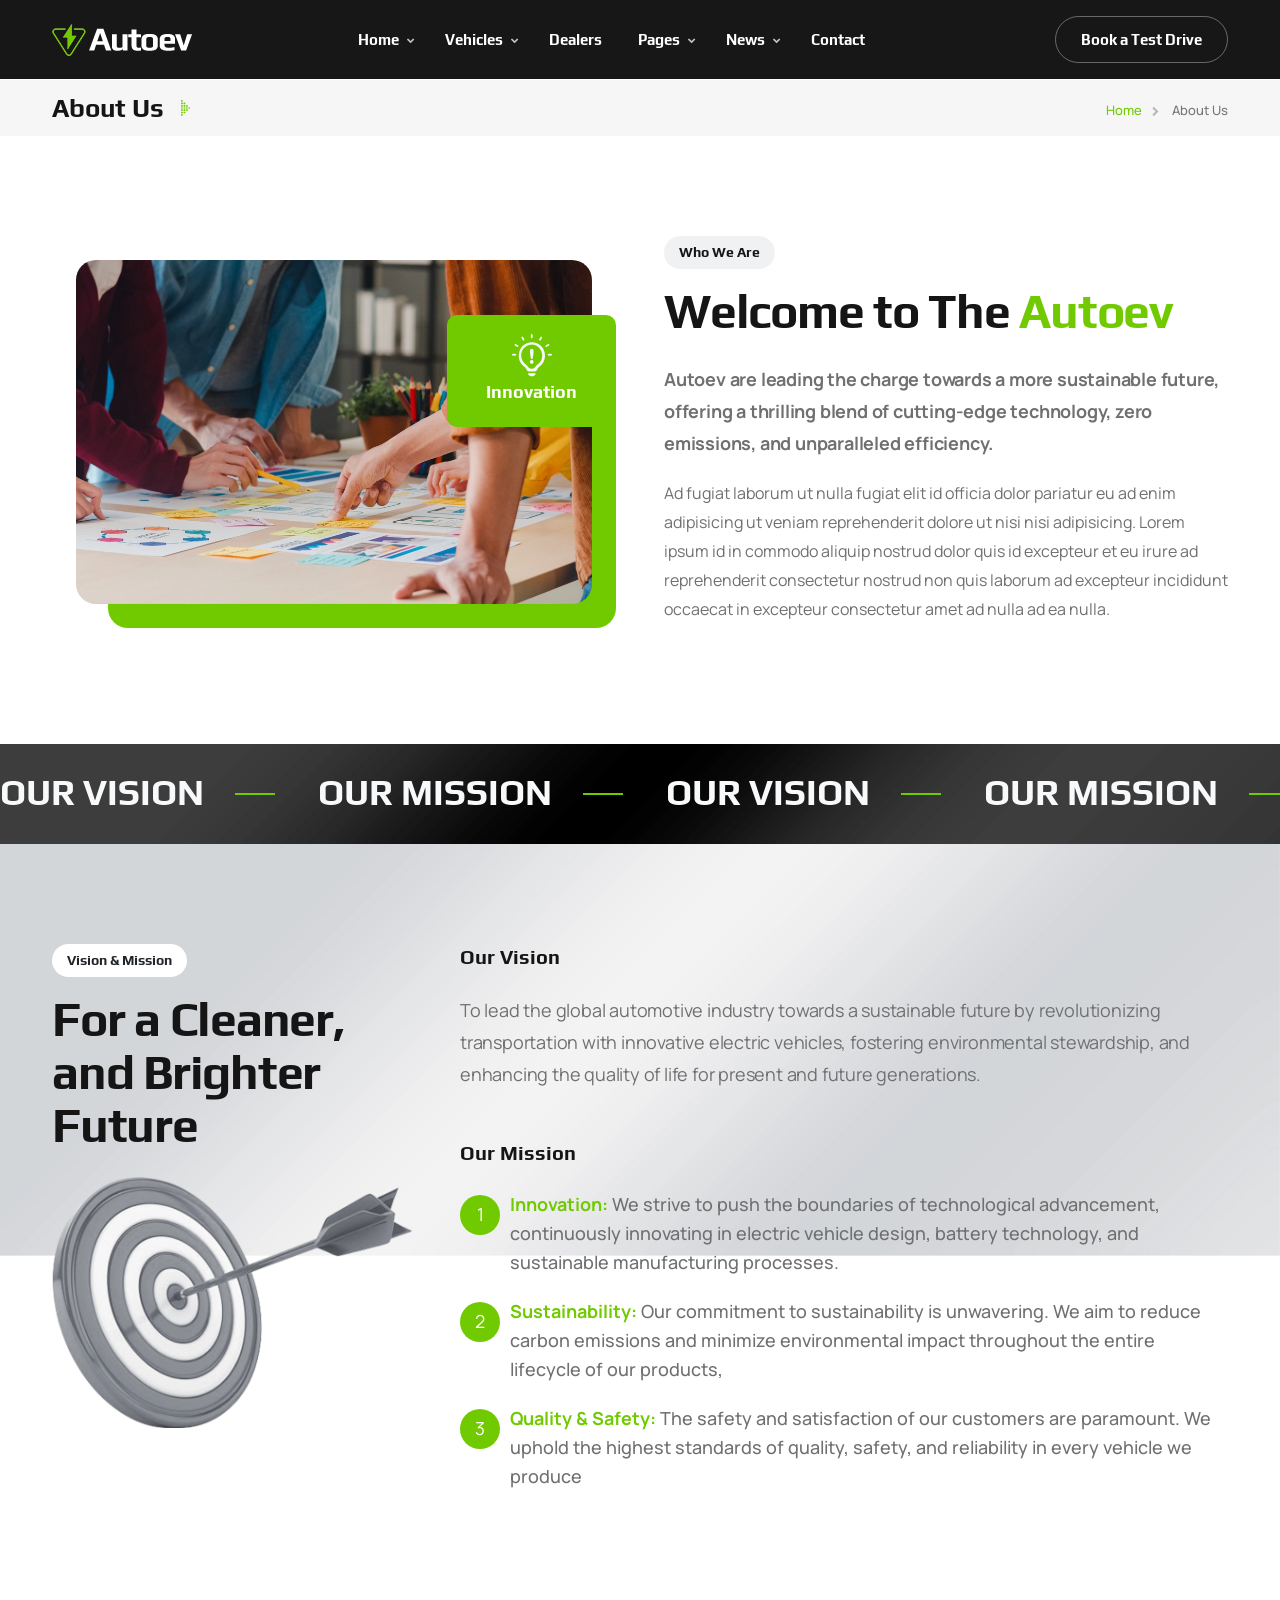
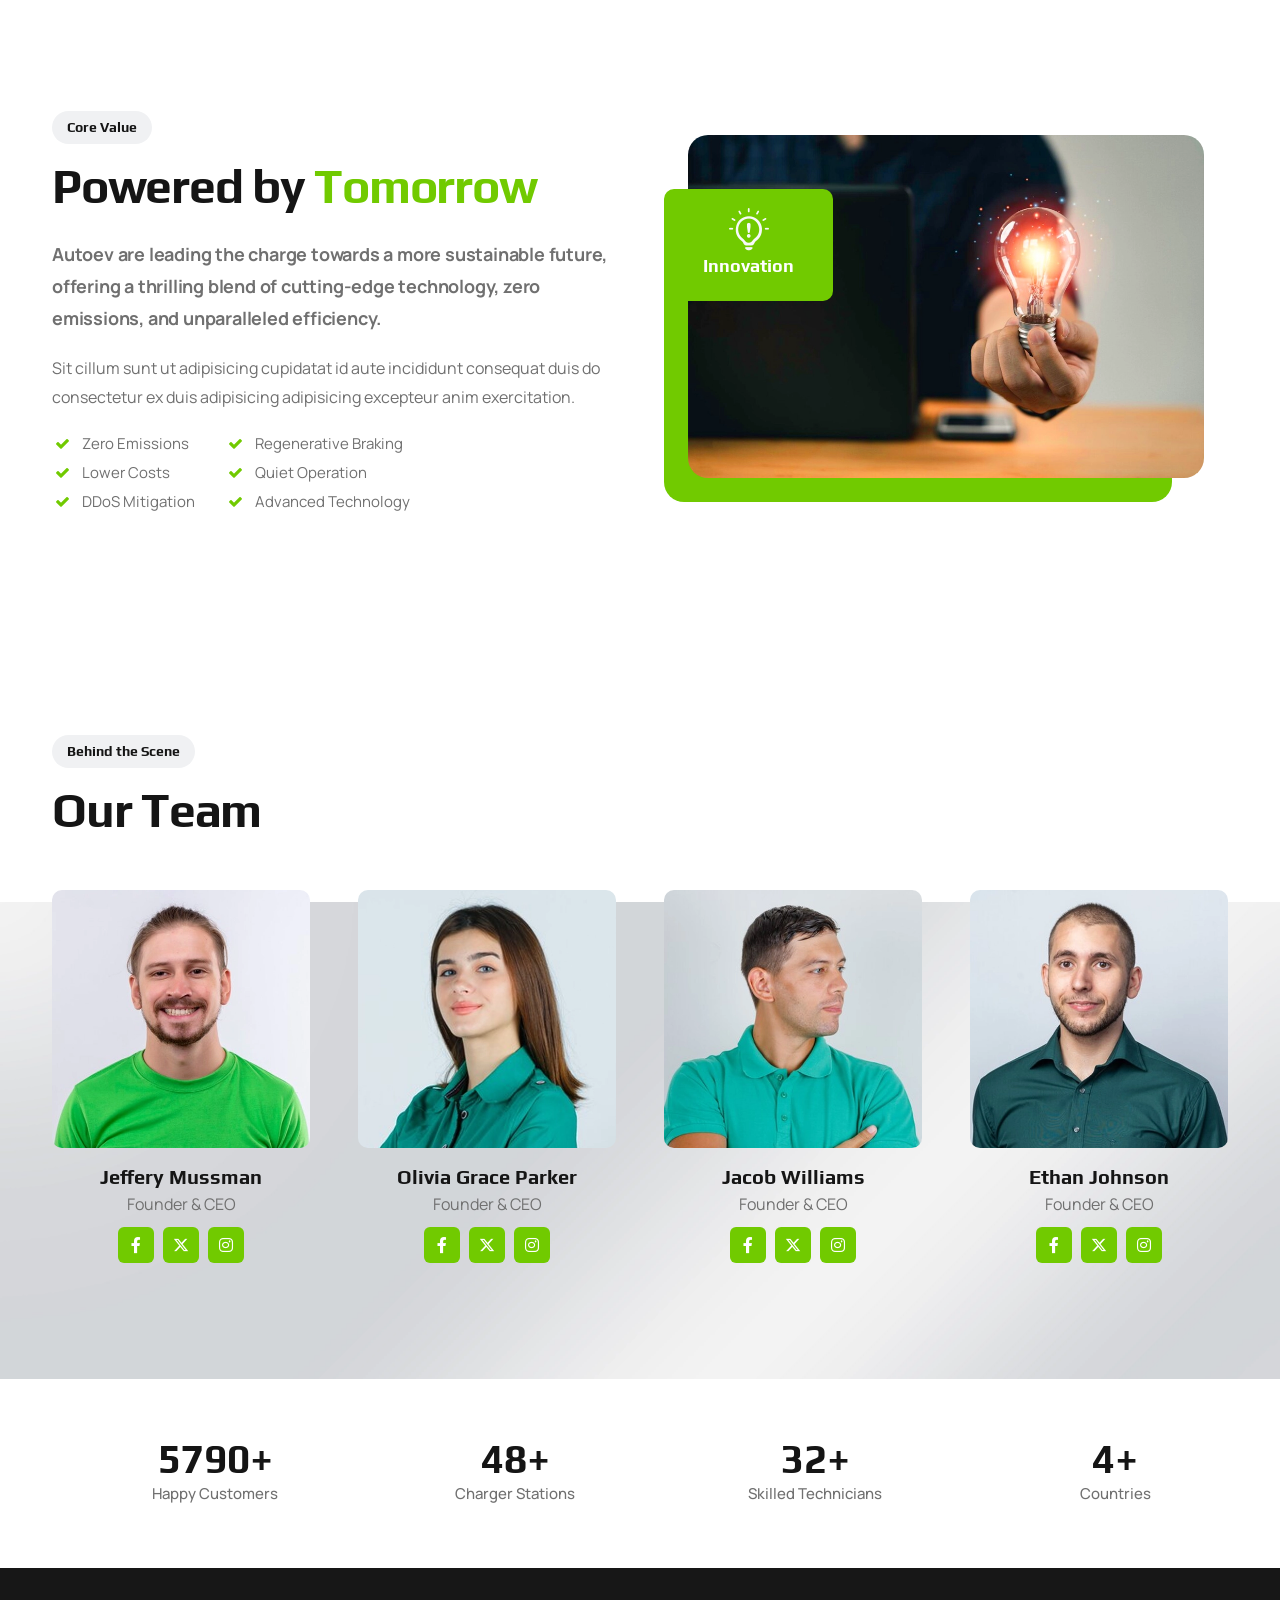
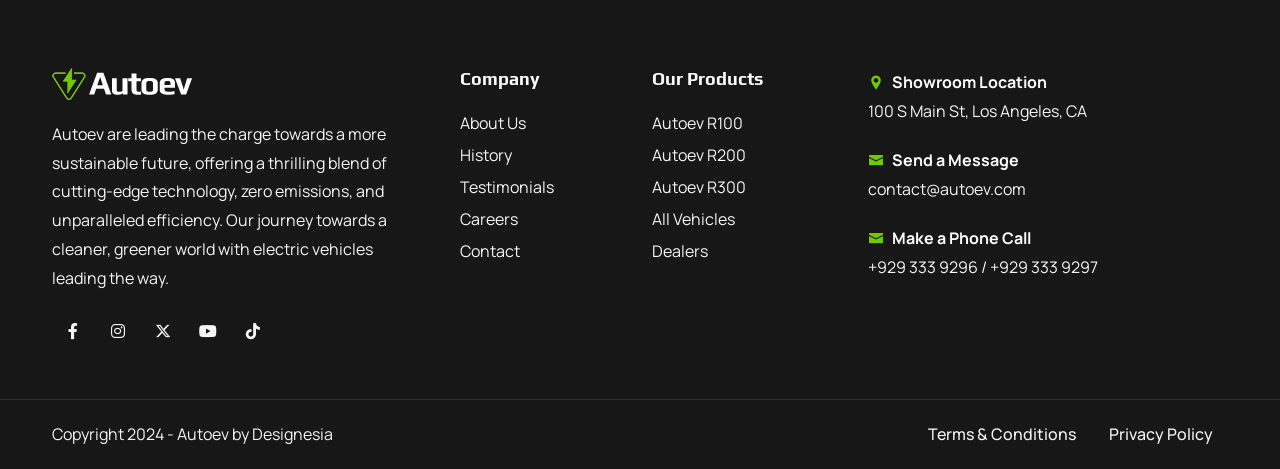
<file: about.html>
<!DOCTYPE html>
<html lang="en">


<!-- Mirrored from madebydesignesia.com/themes/autoev/about.html by HTTrack Website Copier/3.x [XR&CO'2014], Sun, 21 Jul 2024 13:08:23 GMT -->
<head>
    <title>Autoev — Electric Vehicle Charging EV Dealer Website Template</title>
    <link rel="icon" href="images/icon.png" type="image/gif" sizes="16x16">
    <meta content="text/html;charset=utf-8" http-equiv="Content-Type">
    <meta content="width=device-width, initial-scale=1.0" name="viewport" >
    <meta content="Autoev — Electric Vehicle Charging EV Dealer Website Template" name="description" >
    <meta content="" name="keywords" >
    <meta content="" name="author" >
    <!-- CSS Files
    ================================================== -->
    <link href="css/bootstrap.min.css" rel="stylesheet" type="text/css" id="bootstrap">
    <link href="css/plugins.css" rel="stylesheet" type="text/css" >
    <link href="css/swiper.css" rel="stylesheet" type="text/css" >
    <link href="css/style.css" rel="stylesheet" type="text/css" >
    <link href="css/swiper-custom.css" rel="stylesheet" type="text/css" >
    <link href="css/coloring.css" rel="stylesheet" type="text/css" >
    <!-- color scheme -->
    <link id="colors" href="css/colors/scheme-01.css" rel="stylesheet" type="text/css" >

</head>

<body>
    <div id="wrapper">
        <div class="float-text show-on-scroll">
            <span><a href="#">Scroll to top</a></span>
        </div>
        <div class="scrollbar-v show-on-scroll"></div>
        
        <!-- page preloader begin -->
        <div id="de-loader"></div>
        <!-- page preloader close -->

        <!-- header begin -->
        <header class="scroll-light has-topbar">
            <div class="container">
                <div class="row">
                    <div class="col-md-12">
                        <div class="de-flex sm-pt10">
                            <div class="de-flex-col">
                                <!-- logo begin -->
                                <div id="logo">
                                    <a href="index-2.html">
                                        <img class="logo-main" src="images/logo-white.webp" alt="" >
                                        <img class="logo-scroll" src="images/logo-black.webp" alt="" >
                                        <img class="logo-mobile" src="images/logo-white.webp" alt="" >
                                    </a>
                                </div>
                                <!-- logo close -->
                            </div>
                            <div class="de-flex-col header-col-mid">
                                <ul id="mainmenu">
                                    <li><a class="menu-item" href="index-2.html">Home</a>
                                        <ul class="mega">
                                            <li>
                                                <div class="container">
                                                    <div class="sb-menu p-4">
                                                        <div class="row g-4">
                                                            <div class="col-lg-2 text-center">
                                                                <div class="bg-grey rounded-10px relative hover text-center">
                                                                    <a href="index-2.html">
                                                                        <img src="images/demo/homepage-1.jpg" class="w-100 relative z-1000 hover-scale-1-1 rounded-5px" alt="">
                                                                    </a>

                                                                    <div class="absolute w-100 h-100 start-0 top-0 rounded-10px hover-bg-color"></div>
                                                                </div>                            
                                                                <h5 class="mt-3 mb-1">Homepage 1</h5>                          
                                                            </div>

                                                            <div class="col-lg-2 text-center">
                                                                <div class="bg-grey rounded-10px relative hover text-center">
                                                                    <a href="homepage-2.html">
                                                                        <img src="images/demo/homepage-2.jpg" class="w-100 relative z-1000 hover-scale-1-1 rounded-5px" alt="">
                                                                    </a>

                                                                    <div class="absolute w-100 h-100 start-0 top-0 rounded-10px hover-bg-color"></div>
                                                                </div>                            
                                                                <h5 class="mt-3 mb-1">Homepage 3</h5>                          
                                                            </div>

                                                            <div class="col-lg-2 text-center">
                                                                <div class="bg-grey rounded-10px relative hover text-center">
                                                                    <a href="homepage-3.html">
                                                                        <img src="images/demo/homepage-3.jpg" class="w-100 relative z-1000 hover-scale-1-1 rounded-5px" alt="">
                                                                    </a>

                                                                    <div class="absolute w-100 h-100 start-0 top-0 rounded-10px hover-bg-color"></div>
                                                                </div>                            
                                                                <h5 class="mt-3 mb-1">Homepage 3</h5>                          
                                                            </div>

                                                            <div class="col-lg-2 text-center">
                                                                <div class="bg-grey rounded-10px relative hover text-center">
                                                                    <a href="homepage-4.html">
                                                                        <img src="images/demo/homepage-4.jpg" class="w-100 relative z-1000 hover-scale-1-1 rounded-5px" alt="">
                                                                    </a>

                                                                    <div class="absolute w-100 h-100 start-0 top-0 rounded-10px hover-bg-color"></div>
                                                                </div>                            
                                                                <h5 class="mt-3 mb-1">Homepage 4</h5>                          
                                                            </div>

                                                            <div class="col-lg-2 text-center">
                                                                <div class="bg-grey rounded-10px relative hover text-center">
                                                                    <a href="homepage-5.html">
                                                                        <img src="images/demo/homepage-5.jpg" class="w-100 relative z-1000 hover-scale-1-1 rounded-5px" alt="">
                                                                    </a>

                                                                    <div class="absolute w-100 h-100 start-0 top-0 rounded-10px hover-bg-color"></div>
                                                                </div>                            
                                                                <h5 class="mt-3 mb-1">Homepage 5</h5>                          
                                                            </div>

                                                            <div class="col-lg-2 text-center">
                                                                <div class="bg-grey rounded-10px relative hover text-center">
                                                                    <div>
                                                                        <img src="images/demo/coming-soon.jpg" class="w-100 relative z-1000 hover-scale-1-1 rounded-5px" alt="">
                                                                    </div>

                                                                    <div class="absolute w-100 h-100 start-0 top-0 rounded-10px hover-bg-color"></div>
                                                                </div>                            
                                                                <h5 class="mt-3 mb-1">Coming Soon</h5>                          
                                                            </div>
                                                        </div>
                                                    </div>
                                                </div>                                                
                                            </li>
                                        </ul>
                                    </li>
                                    <li><a class="menu-item" href="vehicles.html">Vehicles</a>
                                        <ul class="mega">
                                            <li>
                                                <div class="container">
                                                    <div class="sb-menu p-4">
                                                        <div class="row g-4">
                                                            <div class="col-lg-3 text-center">
                                                                <div class="bg-grey p-2 rounded-10px relative hover text-center">
                                                                    <a href="vehicle-single-1.html">
                                                                        <img src="images/misc/4.webp" class="w-100 relative z-1000 hover-scale-1-2" alt="">
                                                                        <img src="images/misc/10.webp" class="absolute start-10 top-10 w-20" alt="">
                                                                    </a>

                                                                    <div class="absolute w-100 h-100 start-0 top-0 rounded-10px hover-bg-color"></div>
                                                                </div>                            
                                                                <h4 class="mt-3 mb-1">Autoev R100</h4>
                                                                <p class="mb-0">Ride the Future: Silent, Smooth, Electric</p>                            
                                                                
                                                            </div>
                                                            <div class="col-lg-3 text-center">
                                                                <div class="bg-grey p-2 rounded-10px relative hover text-center">
                                                                    <a href="vehicle-single-2.html">
                                                                        <img src="images/misc/m2.webp" class="w-100 relative z-1000 hover-scale-1-2" alt="">
                                                                        <img src="images/misc/10.webp" class="absolute start-10 top-10 w-20" alt="">
                                                                    </a>

                                                                    <div class="absolute w-100 h-100 start-0 top-0 rounded-10px hover-bg-color"></div>
                                                                </div>
                                                                <h4 class="mt-3 mb-1"><span class="bg-color me-2 fs-15 px-2 rounded-5px text-uppercase anim-op-blink-to-light">New</span>Autoev R200</h4>
                                                                <p class="mb-0">Redefining Motorcycle Performance.</p>
                                                                
                                                            </div>
                                                            <div class="col-lg-3 text-center">
                                                                <div class="bg-grey p-2 rounded-10px relative hover text-center">
                                                                    <a href="vehicle-single-3.html">
                                                                        <img src="images/misc/m3.webp" class="w-100 relative z-1000 hover-scale-1-2" alt="">
                                                                        <img src="images/misc/10.webp" class="absolute start-10 top-10 w-20" alt="">
                                                                    </a>

                                                                    <div class="absolute w-100 h-100 start-0 top-0 rounded-10px hover-bg-color"></div>
                                                                </div>
                                                                <h4 class="mt-3 mb-1">Autoev R300</h4>
                                                                <p class="mb-0">Where Sustainability Meets Adventure.</p>
                                                                
                                                            </div>

                                                            <div class="col-lg-3 text-center">
                                                                <div class="bg-grey p-2 rounded-10px relative hover text-center">
                                                                    <a href="vehicles.html">
                                                                        <img src="images/misc/11.webp" class="w-100 relative z-1000 hover-scale-1-2" alt="">
                                                                        <img src="images/misc/10.webp" class="absolute start-10 top-10 w-20" alt="">
                                                                    </a>

                                                                    <div class="absolute w-100 h-100 start-0 top-0 rounded-10px hover-bg-color"></div>
                                                                </div>
                                                                <h4 class="mt-3 mb-1">All Vehicles</h4>
                                                                <p class="mb-0">View All Models.</p>
                                                                
                                                            </div>
                                                        </div>
                                                    </div>
                                                </div>                                                
                                            </li>
                                        </ul>
                                    </li>
                                    <li><a class="menu-item" href="dealers.html">Dealers</a></li>
                                    <li><a class="menu-item" href="#">Pages</a>
                                        <ul class="mega mega-3-cols">
                                            <div class="sb-menu p-4">
                                                <div class="row g-4">
                                                    <div class="col-lg-4">
                                                        <h5>Company</h5>
                                                        <ul class="no-bg">
                                                            <li><a href="about.html">About Us</a></li>
                                                            <li><a href="news.html">News</a></li>
                                                            <li><a href="testimonials.html">Testimonials</a></li>
                                                            <li><a href="history.html">History</a></li>
                                                            <li><a href="careers.html">Careers</a></li>
                                                        </ul>
                                                    </div>
                                                    <div class="col-lg-4">
                                                        <h5>Vehicles</h5>
                                                        <ul class="no-bg">
                                                            <li><a href="vehicles.html">All Vehicles</a></li>
                                                            <li><a href="vehicle-single-1.html">Vehicle Details 1</a></li>
                                                            <li><a href="vehicle-single-2.html">Vehicle Details 2</a></li>
                                                            <li><a href="vehicle-single-3.html">Vehicle Details 3</a></li>
                                                            <li><a href="pricing-table.html">Pricing Table</a></li>
                                                        </ul>
                                                    </div>
                                                    <div class="col-lg-4">
                                                        <h5>Gallery</h5>
                                                        <ul class="no-bg">
                                                            <li><a href="gallery-grid.html">Gallery Grid</a></li>
                                                            <li><a href="gallery-carousel.html">Gallery Carousel</a></li>
                                                            <li><a href="gallery-marquee.html">Gallery Marquee</a></li>
                                                        </ul>

                                                        <div class="spacer-single"></div>

                                                        <h5>Misc</h5>
                                                        <ul class="no-bg">
                                                            <li><a href="bootstrap-5-elements.html">Bootstrap 5 Elements</a></li>
                                                        </ul>
                                                    </div>
                                                </div>
                                            </div>
                                        </ul>
                                    </li>
                                    <li>
                                        <a class="menu-item" href="news.html">News</a>
                                        <ul>
                                            <li><a class="menu-item" href="news.html">News Default</a></li>
                                            <li><a class="menu-item" href="news-modern.html">News Modern</a></li>
                                            <li><a class="menu-item" href="news-creative.html">News Creative</a></li>
                                            <li><a class="menu-item" href="news-poster.html">News Poster</a></li>
                                            <li><a class="menu-item" href="news-classic.html">News Classic</a></li>
                                            <li><a class="menu-item" href="news-plain.html">News Plain</a></li>
                                            <li><a class="menu-item" href="news-poster-fullpage.html">News Fullpage</a></li>
                                            <li><a class="menu-item" href="news-sidebar-1.html">News with Sidebar</a></li>
                                        </ul>
                                    </li>
                                    <li><a class="menu-item" href="contact.html">Contact</a></li>
                                </ul>
                            </div>
                            <div class="de-flex-col">
                                <div class="menu_side_area">          
                                    <a href="contact.html" class="btn-line">Book a Test Drive</a>
                                    <span id="menu-btn"></span>
                                </div>
                            </div>
                        </div>
                    </div>
                </div>
            </div>
        </header>
        <!-- header close -->
        <!-- content begin -->
        <div class="no-bottom no-top" id="content">

            <div id="top"></div>

            <section class="pt10 pb10 mt80 bg-grey">
                <div class="container">
                    <div class="row align-items-center">
                        <div class="col-lg-6">
                            <h3 class="mb-0">About Us<i class="icofont-dotted-right id-color ms-2"></i></h3>
                        </div>

                        <div class="col-lg-6 text-lg-end">
                            <ul class="crumb">
                                <li><a href="index-2.html">Home</a></li>
                                <li class="active">About Us</li>
                            </ul>
                        </div>
                    </div>
                </div>
            </section>

            <section>
                <div class="container">
                    <div class="row g-4 gx-5">
                        <div class="col-lg-6">
                            <div class="position-relative p-4">
                                <div class="bg-color text-light text-center w-30 p-3 rounded-10px position-absolute top-20 end-0 z-index-2 wow zoomIn" data-wow-delay=".0s">
                                    <i class="icofont-bulb-alt fs-48"></i>
                                    <h5 class="">Innovation</h5>
                                </div>
                                
                                <img src="images/misc/15.webp" class="img-fluid rounded-20px position-relative z-index-1 wow fadeInRight" alt="">

                                <div class="position-absolute bg-color-2 w-90 h-80 bg-color p-3 bottom-0 start-10 rounded-20px wow fadeInLeft"></div>
                            </div>
                        </div>

                        <div class="col-lg-6">
                            <div class="subtitle wow fadeInUp mb-3">Who We Are</div>
                            <h2>Welcome to The <span class="id-color">Autoev</span></h2>
                            <p class="lead fw-bold">Autoev are leading the charge towards a more sustainable future, offering a thrilling blend of cutting-edge technology, zero emissions, and unparalleled efficiency. </p>
                            <p>Ad fugiat laborum ut nulla fugiat elit id officia dolor pariatur eu ad enim adipisicing ut veniam reprehenderit dolore ut nisi nisi adipisicing. Lorem ipsum id in commodo aliquip nostrud dolor quis id excepteur et eu irure ad reprehenderit consectetur nostrud non quis laborum ad excepteur incididunt occaecat in excepteur consectetur amet ad nulla ad ea nulla.</p>
                            
                        </div>
                    </div>
                </div>
            </section>

            <section class="jarallax text-light pt30 pb30">
                <img src="images/background/gradient-3.webp" class="jarallax-img" alt="">
                <div class="wow fadeInRight d-flex">
                  <div class="de-marquee-list wow">
                    <div class="d-item">
                      <span class="d-item-txt">Our Vision</span>
                      <span class="d-item-display">
                        <i class="d-item-block"></i>
                      </span>
                      <span class="d-item-txt">Our Mission</span>
                      <span class="d-item-display">
                        <i class="d-item-block"></i>
                      </span>
                      <span class="d-item-txt">Our Vision</span>
                      <span class="d-item-display">
                        <i class="d-item-block"></i>
                      </span>
                      <span class="d-item-txt">Our Mission</span>
                      <span class="d-item-display">
                        <i class="d-item-block"></i>
                      </span>
                      <span class="d-item-txt">Our Vision</span>
                      <span class="d-item-display">
                        <i class="d-item-block"></i>
                      </span>
                      <span class="d-item-txt">Our Mission</span>
                      <span class="d-item-display">
                        <i class="d-item-block"></i>
                      </span>
                      <span class="d-item-txt">Our Vision</span>
                      <span class="d-item-display">
                        <i class="d-item-block"></i>
                      </span>
                      <span class="d-item-txt">Our Mission</span>
                      <span class="d-item-display">
                        <i class="d-item-block"></i>
                      </span>
                     </div>
                  </div>
                </div>
            </section>

            <section class="jarallax">
                <img src="images/background/gradient-2.webp" class="jarallax-img" alt="">
                <div class="container">
                    <div class="row g-4 gx-5">
                        <div class="col-lg-4">
                            <div class="subtitle bg-white text-dark wow fadeInUp mb-3">Vision &amp; Mission</div>
                            <h2>For a Cleaner, and Brighter Future</h2>
                            <img src="images/misc/17.webp" class="img-fluid" alt="">
                        </div>

                        <div class="col-lg-8">
                            <h4 class="mb-4 wow fadeInRight">Our Vision</h4>
                            <p class="lead wow fadeInUp">To lead the global automotive industry towards a sustainable future by revolutionizing transportation with innovative electric vehicles, fostering environmental stewardship, and enhancing the quality of life for present and future generations.</p>

                            <div class="spacer-single"></div>

                            <h4 class="mb-4 wow fadeInRight">Our Mission</h4>
                            <ol class="ol-style-1">
                                <li class="wow fadeInUp" data-wow-delay=".2s"><span class="fw-bold id-color">Innovation:</span> We strive to push the boundaries of technological advancement, continuously innovating in electric vehicle design, battery technology, and sustainable manufacturing processes.</li>
                                <li class="wow fadeInUp" data-wow-delay=".4s"><span class="fw-bold id-color">Sustainability:</span> Our commitment to sustainability is unwavering. We aim to reduce carbon emissions and minimize environmental impact throughout the entire lifecycle of our products,</li>
                                <li class="wow fadeInUp" data-wow-delay=".6s"><span class="fw-bold id-color">Quality & Safety:</span> The safety and satisfaction of our customers are paramount. We uphold the highest standards of quality, safety, and reliability in every vehicle we produce</li>
                            </ol>
                        </div>
                    </div>
                </div>
            </section>
            
            <section>
                <div class="container">
                    <div class="row g-4 gx-5">

                        <div class="col-lg-6">
                            <div class="subtitle wow fadeInUp mb-3">Core Value</div>
                            <h2>Powered by <span class="id-color">Tomorrow</span></h2>
                            <p class="lead fw-bold">Autoev are leading the charge towards a more sustainable future, offering a thrilling blend of cutting-edge technology, zero emissions, and unparalleled efficiency. </p>
                            <p>Sit cillum sunt ut adipisicing cupidatat id aute incididunt consequat duis do consectetur ex duis adipisicing adipisicing excepteur anim exercitation.</p>
                            <div class="d-flex">
                                <ul class="ul-style-2">
                                    <li>Zero Emissions</li>
                                    <li>Lower Costs</li>
                                    <li>DDoS Mitigation</li>
                                </ul>

                                <ul class="ul-style-2 ml-30">
                                    <li>Regenerative Braking</li>
                                    <li>Quiet Operation</li>
                                    <li>Advanced Technology</li>
                                </ul>
                            </div>
                        </div>

                        <div class="col-lg-6">
                            <div class="position-relative p-4">
                                <div class="bg-color text-light text-center w-30 p-3 rounded-10px position-absolute top-20 start-0 z-index-2 wow zoomIn" data-wow-delay=".0s">
                                    <i class="icofont-bulb-alt fs-48"></i>
                                    <h5 class="">Innovation</h5>
                                </div>
                                
                                <img src="images/misc/16.webp" class="img-fluid rounded-20px position-relative z-index-1 wow fadeInLeft" alt="">

                                <div class="position-absolute bg-color-2 w-90 h-80 bg-color p-3 bottom-0 end-10 rounded-20px wow fadeInRight"></div>
                            </div>
                        </div>
                    </div>
                </div>
            </section>
            

            <section class="jarallax">
                <img src="images/background/gradient-2.webp" class="jarallax-img" alt="">
                <div class="container">
                    <div class="row g-4 gx-5">
                        <div class="col-lg-6">
                            <div class="subtitle ow fadeInUp mb-3">Behind the Scene</div>
                            <h2 class="wow fadeInUp mb-0" data-wow-delay=".2s">Our Team</h2>
                        </div>
                        <div class="clearfix"></div>
                        <div class="col-lg-3 col-sm-6">
                            <div class="relative">
                                <img src="images/team/1.webp" class="img-fluid rounded-10px" alt="">
                                <div class="p-3 text-center
                                ">
                                    <h4 class="mb-0">Jeffery Mussman</h4>
                                    <p class="mb-2">Founder &amp;  CEO</p>
                                    <div class="social-icons">
                                        <a href="#"><i class="bg-color text-white bg-hover-2 text-hover-white fa-brands fa-facebook-f"></i></a>
                                        <a href="#"><i class="bg-color text-white bg-hover-2 text-hover-white fa-brands fa-x-twitter"></i></a>
                                        <a href="#"><i class="bg-color text-white bg-hover-2 text-hover-white fa-brands fa-instagram"></i></a>
                                    </div>
                                </div>
                            </div>
                        </div>

                        <div class="col-lg-3 col-sm-6">
                            <div class="relative">
                                <img src="images/team/2.webp" class="img-fluid rounded-10px" alt="">
                                <div class="p-3 text-center
                                ">
                                    <h4 class="mb-0">Olivia Grace Parker</h4>
                                    <p class="mb-2">Founder &amp;  CEO</p>
                                    <div class="social-icons">
                                        <a href="#"><i class="bg-color text-white bg-hover-2 text-hover-white fa-brands fa-facebook-f"></i></a>
                                        <a href="#"><i class="bg-color text-white bg-hover-2 text-hover-white fa-brands fa-x-twitter"></i></a>
                                        <a href="#"><i class="bg-color text-white bg-hover-2 text-hover-white fa-brands fa-instagram"></i></a>
                                    </div>
                                </div>
                            </div>
                        </div>

                        <div class="col-lg-3 col-sm-6">
                            <div class="relative">
                                <img src="images/team/3.webp" class="img-fluid rounded-10px" alt="">
                                <div class="p-3 text-center
                                ">
                                    <h4 class="mb-0">Jacob Williams</h4>
                                    <p class="mb-2">Founder &amp;  CEO</p>
                                    <div class="social-icons">
                                        <a href="#"><i class="bg-color text-white bg-hover-2 text-hover-white fa-brands fa-facebook-f"></i></a>
                                        <a href="#"><i class="bg-color text-white bg-hover-2 text-hover-white fa-brands fa-x-twitter"></i></a>
                                        <a href="#"><i class="bg-color text-white bg-hover-2 text-hover-white fa-brands fa-instagram"></i></a>
                                    </div>
                                </div>
                            </div>
                        </div>

                        <div class="col-lg-3 col-sm-6">
                            <div class="relative">
                                <img src="images/team/4.webp" class="img-fluid rounded-10px" alt="">
                                <div class="p-3 text-center
                                ">
                                    <h4 class="mb-0">Ethan Johnson</h4>
                                    <p class="mb-2">Founder &amp;  CEO</p>
                                    <div class="social-icons">
                                        <a href="#"><i class="bg-color text-white bg-hover-2 text-hover-white fa-brands fa-facebook-f"></i></a>
                                        <a href="#"><i class="bg-color text-white bg-hover-2 text-hover-white fa-brands fa-x-twitter"></i></a>
                                        <a href="#"><i class="bg-color text-white bg-hover-2 text-hover-white fa-brands fa-instagram"></i></a>
                                    </div>
                                </div>
                            </div>
                        </div>
                    </div>
                </div>
            </section>

            <section class="pt60 pb60">
                <div class="container">
                    <div class="row g-4">
                        <div class="col-md-3 col-sm-6 mb-sm-30">
                            <div class="de_count pl-50 fs-15 text-center wow fadeInRight" data-wow-delay=".0s">
                                <h3 class="fs-40"><span class="timer fs-40" data-to="28950" data-speed="3000">0</span>+</h3>
                                Happy Customers
                            </div>
                        </div>
                        <div class="col-md-3 col-sm-6 mb-sm-30">
                            <div class="de_count pl-50 fs-15 text-center wow fadeInRight" data-wow-delay=".2s">
                                <h3 class="fs-40"><span class="timer fs-40" data-to="240" data-speed="3000">0</span>+</h3>
                                Charger Stations
                            </div>
                        </div>
                        <div class="col-md-3 col-sm-6 mb-sm-30">
                            <div class="de_count pl-50 fs-15 text-center wow fadeInRight" data-wow-delay=".4s">
                                <h3 class="fs-40"><span class="timer fs-40" data-to="158" data-speed="3000">0</span>+</h3>
                                Skilled Technicians
                            </div>
                        </div>
                        <div class="col-md-3 col-sm-6 mb-sm-30">
                            <div class="de_count pl-50 fs-15 text-center wow fadeInRight" data-wow-delay=".6s">
                                <h3 class="fs-40"><span class="timer fs-40" data-to="20" data-speed="3000">0</span>+</h3>
                                Countries
                            </div>
                        </div>
                    </div>
                </div>
            </section>

        </div>
        <!-- content close -->
        
        <!-- footer begin -->
        <footer class="section-dark">
            <div class="container">
                <div class="row gx-5">
                    <div class="col-lg-4 col-sm-6">
                        <img src="images/logo-white.webp" alt="" >
                        <div class="spacer-20"></div>
                        <p>Autoev are leading the charge towards a more sustainable future, offering a thrilling blend of cutting-edge technology, zero emissions, and unparalleled efficiency. Our journey towards a cleaner, greener world with electric vehicles leading the way.</p>

                        <div class="social-icons mb-sm-30">
                            <a href="#"><i class="fa-brands fa-facebook-f"></i></a>
                            <a href="#"><i class="fa-brands fa-instagram"></i></a>
                            <a href="#"><i class="fa-brands fa-x-twitter"></i></a>
                            <a href="#"><i class="fa-brands fa-youtube"></i></a>
                            <a href="#"><i class="fa-brands fa-tiktok"></i></a>
                        </div>
                    </div>
                    <div class="col-lg-4 col-sm-12 order-lg-1 order-sm-2">
                        <div class="row">
                            <div class="col-lg-6 col-sm-6">
                                <div class="widget">
                                    <h5>Company</h5>
                                    <ul>                                        
                                        <li><a href="about.html">About Us</a></li>
                                        <li><a href="history.html">History</a></li>
                                        <li><a href="testimonials.html">Testimonials</a></li>
                                        <li><a href="careers.html">Careers</a></li>
                                        <li><a href="contact.html">Contact</a></li>
                                    </ul>
                                </div>
                            </div>
                            <div class="col-lg-6 col-sm-6">
                                <div class="widget">
                                    <h5>Our Products</h5>
                                    <ul>
                                        <li><a href="vehicle-single-1.html">Autoev R100</a></li>
                                        <li><a href="vehicle-single-2.html">Autoev R200</a></li>
                                        <li><a href="vehicle-single-3.html">Autoev R300</a></li>
                                        <li><a href="vehicles.html">All Vehicles</a></li>
                                        <li><a href="dealers.html">Dealers</a></li>
                                    </ul>
                                </div>
                            </div>
                        </div>
                    </div>
                    <div class="col-lg-4 col-sm-6 order-lg-2 order-sm-1">
                        <div class="widget">
                            <div class="fw-bold text-white"><i class="icofont-location-pin me-2 id-color"></i>Showroom Location</div>
                            100 S Main St, Los Angeles, CA

                            <div class="spacer-20"></div>

                            <div class="fw-bold text-white"><i class="icofont-envelope me-2 id-color"></i>Send a Message</div>
                            contact@autoev.com     

                            <div class="spacer-20"></div>

                            <div class="fw-bold text-white"><i class="icofont-envelope me-2 id-color"></i>Make a Phone Call</div>
                            +929 333 9296 / +929 333 9297                            
                        </div>
                    </div>
                </div>
            </div>
            <div class="subfooter">
                <div class="container">
                    <div class="row">
                        <div class="col-md-12">
                            <div class="de-flex">
                                <div class="de-flex-col">
                                    Copyright 2024 - Autoev by Designesia
                                </div>
                                <ul class="menu-simple">
                                    <li><a href="#">Terms &amp; Conditions</a></li>
                                    <li><a href="#">Privacy Policy</a></li>
                                </ul>
                            </div>
                        </div>
                    </div>
                </div>
            </div>
        </footer>
        <!-- footer close -->
    </div>

    <div id="buy-now" class="show-on-scroll">
        <a class="btn-buy" href="https://themeforest.net/cart/configure_before_adding/52788184" target="_blank">Buy on <img src="demo/envato.png" class="" alt=""></a>
    </div>
    
    <!-- Javascript Files
    ================================================== -->
    <script src="js/plugins.js"></script>
    <script src="js/designesia.js"></script>
    <script src="js/swiper.js"></script>
    <script src="js/custom-marquee.js"></script>
    <script src="js/custom-swiper-1.js"></script>

</body>


<!-- Mirrored from madebydesignesia.com/themes/autoev/about.html by HTTrack Website Copier/3.x [XR&CO'2014], Sun, 21 Jul 2024 13:08:25 GMT -->
</html>
</file>
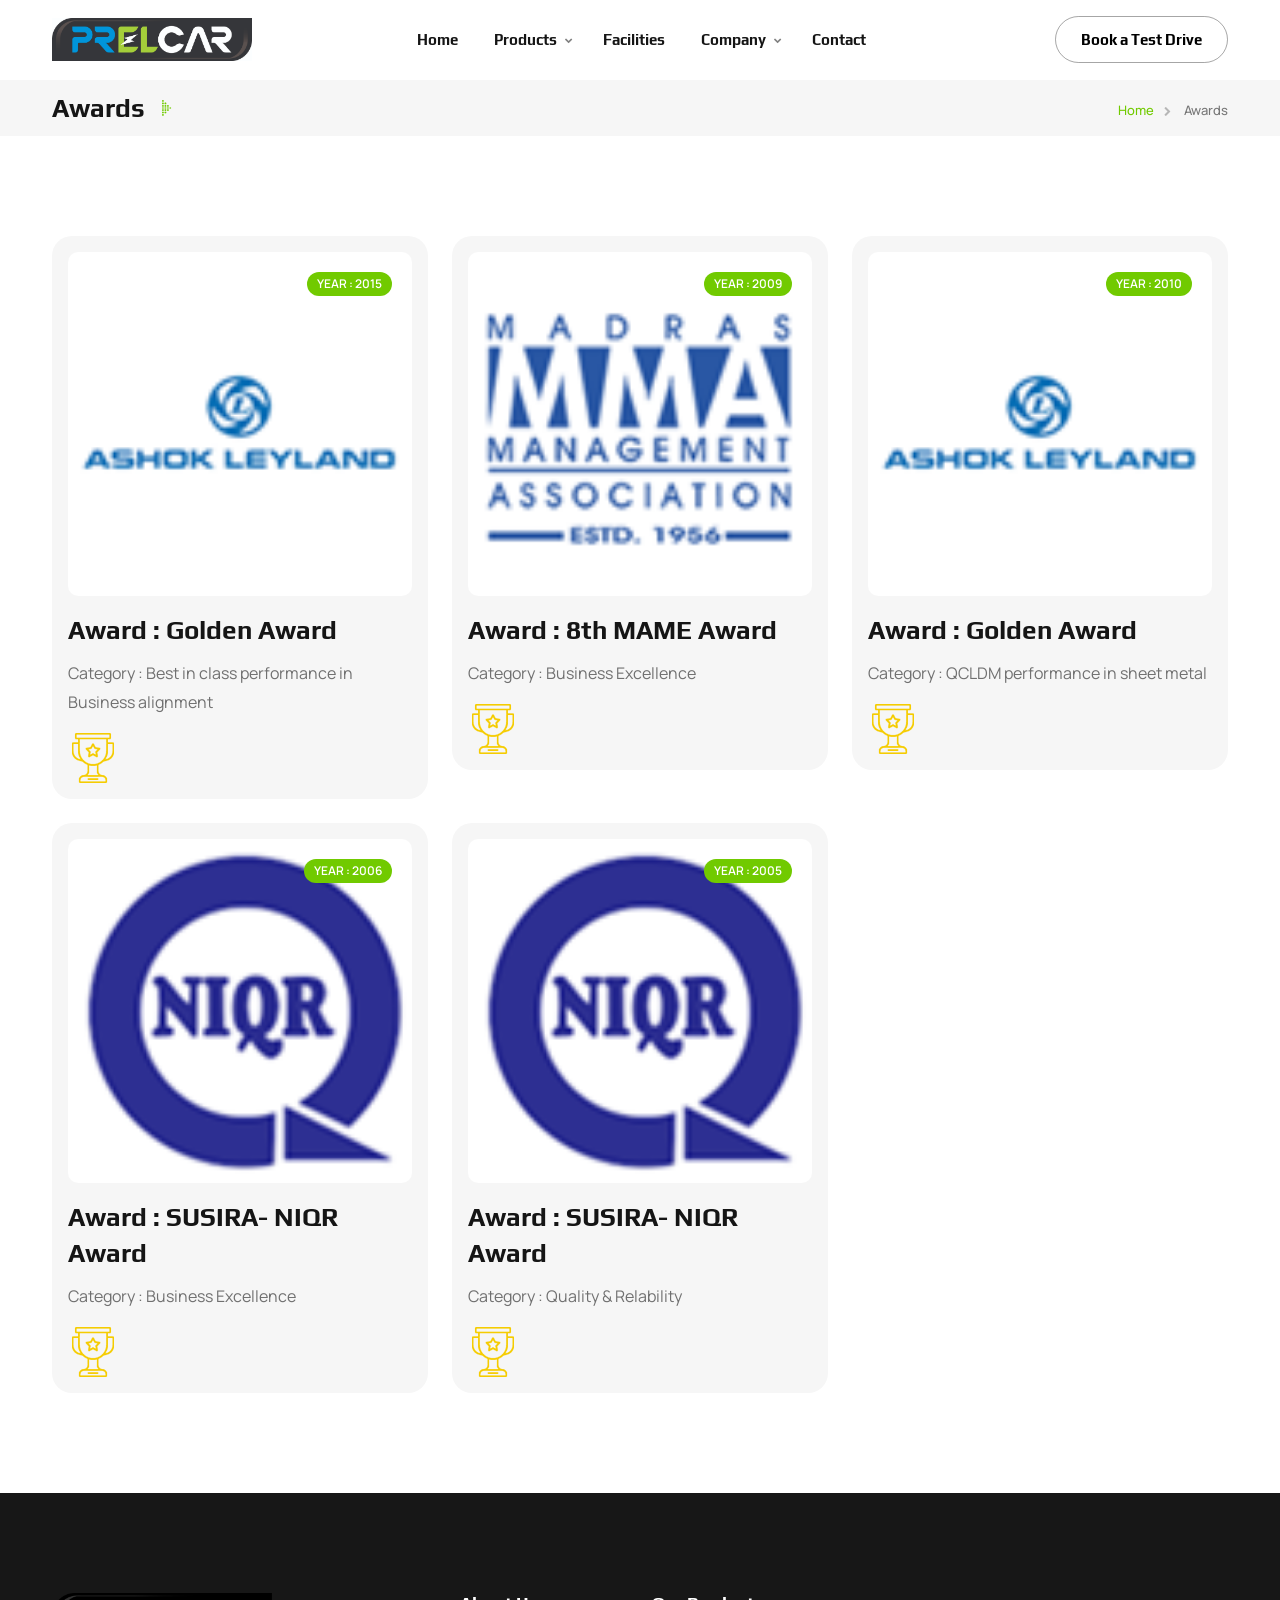
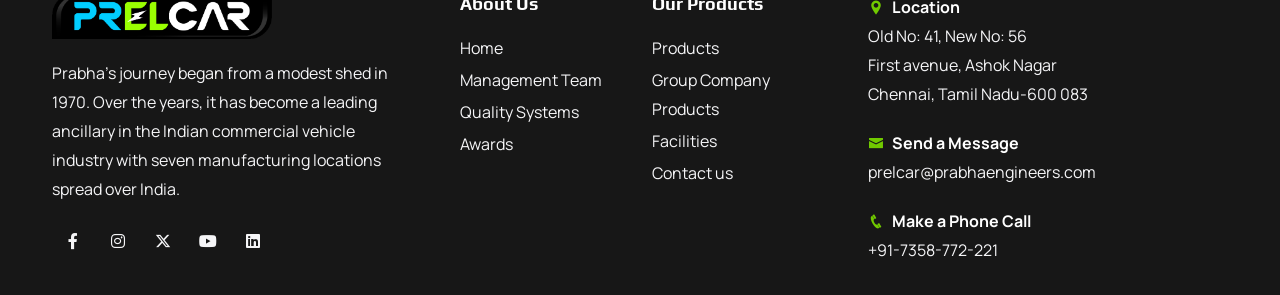
<file: awards.html>
<!DOCTYPE html>
<html lang="en">


<!-- Mirrored from madebydesignesia.com/themes/autoev/news.html by HTTrack Website Copier/3.x [XR&CO'2014], Sun, 21 Jul 2024 13:08:25 GMT -->
<head>
    
    <title>Welcome to Prelcar</title>
    <link rel="icon" href="images/PRELCAR LOGO FINAL 26 Apr 2024 JPG.jpg" type="image/gif" sizes="16x16">
    <meta content="text/html;charset=utf-8" http-equiv="Content-Type">
    <meta content="width=device-width, initial-scale=1.0" name="viewport" >
    <meta content="Autoev — Electric Vehicle Charging EV Dealer Website Template" name="description" >
    <meta content="" name="keywords" >
    <meta content="" name="author" >
    <!-- CSS Files
    ================================================== -->
    <link href="css/bootstrap.min.css" rel="stylesheet" type="text/css" id="bootstrap">
    <link href="css/plugins.css" rel="stylesheet" type="text/css" >
    <link href="css/swiper.css" rel="stylesheet" type="text/css" >
    <link href="css/style.css" rel="stylesheet" type="text/css" >
    <link href="css/swiper-custom.css" rel="stylesheet" type="text/css" >
    <link href="css/coloring.css" rel="stylesheet" type="text/css" >
    <!-- color scheme -->
    <link id="colors" href="css/colors/scheme-01.css" rel="stylesheet" type="text/css" >

</head>

<body>
    <div id="wrapper">
        <!-- <div class="float-text show-on-scroll">
            <span><a href="#">Scroll to top</a></span>
        </div> -->
        <div class="scrollbar-v show-on-scroll"></div>
        
        <!-- page preloader begin -->
        <div id="de-loader"></div>
        <!-- page preloader close -->

        <!-- header begin -->
        <header class="header-light scroll-light has-topbar">
            <div class="container">
                <div class="row">
                    <div class="col-md-12">
                        <div class="de-flex sm-pt10">
                            <div class="de-flex-col">
                                <!-- logo begin -->
                                <div id="logo">
                                    <a href="index-2.html">
                                        <img class="logo-main" src="./images/PRELCAR LOGO FINAL 26 Apr 2024 JPG.jpg" alt="" width="200px">
                                        <img class="logo-scroll" src="./images/PRELCAR LOGO FINAL 26 Apr 2024 JPG.jpg" alt="" width="200px" >
                                        <img class="logo-mobile" src="./images/PRELCAR LOGO FINAL 26 Apr 2024 JPG.jpg" alt="" width="200px" >
                                    </a>
                                </div>
                                <!-- logo close -->
                            </div>
                            <div class="de-flex-col header-col-mid">
                                <ul id="mainmenu">
                                    <li><a class="menu-item" href="index.html">Home</a>
                                       </li>
                                       <li><a class="menu-item" href="#">Products</a>
                                           <ul class="mega">
                                               <li>
                                                   <div class="container">
                                                       <div class="sb-menu p-4">
                                                           <div class="row g-4">
                                                            <!-- Open Loader -->
                                                            <div class="col-lg-2 text-center">
                                                               <div class="bg-grey p-2 rounded-10px relative hover text-center">
                                                                   <a href="vehicle-single-1.html">
                                                                       <img src="images/SL3.png" class="w-100 relative z-1000 hover-scale-1-2" alt="">
                                                                       <!-- <img src="images/misc/10.webp" class="absolute start-10 top-10 w-20" alt=""> -->
                                                                   </a>
   
                                                                   <div class="absolute w-100 h-100 start-0 top-0 rounded-10px hover-bg-color"></div>
                                                               </div>                            
                                                               <h4 class="mt-3 mb-1">Open Loader</h4>
                                                               <p class="mb-0">Ride the Future: Silent, Smooth, Electric</p>                            
                                                               
                                                           </div>
                                                           <!-- Kitchen Cart -->
                                                           <div class="col-lg-2 text-center">
                                                               <div class="bg-grey p-2 rounded-10px relative hover text-center">
                                                                   <a href="vehicle-single-2.html">
                                                                       <img src="images/KitchenCart/kcload.png " class="w-100 relative z-1000 hover-scale-1-2" alt="">
                                                                       <!-- <img src="images/misc/10.webp" class="absolute start-10 top-10 w-20" alt=""> -->
                                                                   </a>
   
                                                                   <div class="absolute w-100 h-100 start-0 top-0 rounded-10px hover-bg-color"></div>
                                                               </div>
                                                               <h4 class="mt-3 mb-1">Kitchen Cart</h4>
                                                               <p class="mb-0">Redefining Performance.</p>
                                                               
                                                           </div>
                                                           <!-- Manual Hydraulic -->
                                                           <div class="col-lg-2 text-center">
                                                               <div class="bg-grey p-2 rounded-10px relative hover text-center">
                                                                   <a href="vehicle-single-3.html">
                                                                       <img src="images/ManualHyd/hydload.png" class="w-100 relative z-1000 hover-scale-1-2" alt="">
                                                                       <!-- <img src="images/misc/10.webp" class="absolute start-10 top-10 w-20" alt=""> -->
                                                                   </a>
   
                                                                   <div class="absolute w-100 h-100 start-0 top-0 rounded-10px hover-bg-color"></div>
                                                               </div>
                                                               <h4 class="mt-3 mb-1">Manual Hydraulic</h4>
                                                               <p class="mb-0">Where Sustainability Meets Adventure.</p>
                                                               
                                                           </div>
                                                                  <!-- Vegetable Cart -->
   
                                                               <div class="col-lg-2 text-center">
                                                                   <div class="bg-grey p-2 rounded-10px relative hover text-center">
                                                                       <a href="vehicle-single-4.html">
                                                                           <img src="images/VegetableCart/vegkart.png" class="w-100 relative z-1000 hover-scale-1-2" alt="">
                                                                           <!-- <img src="images/misc/10.webp" class="absolute start-10 top-10 w-20" alt=""> -->
                                                                       </a>
   
                                                                       <div class="absolute w-100 h-100 start-0 top-0 rounded-10px hover-bg-color"></div>
                                                                   </div>                            
                                                                   <h4 class="mt-3 mb-1">Vegetable Cart</h4>
                                                                   <p class="mb-0"> Silent, Smooth, Electric</p>                            
                                                                   
                                                               </div>
                                                               <!-- Closed Loader -->
                                                               <div class="col-lg-2 text-center">
                                                                   <div class="bg-grey p-2 rounded-10px relative hover text-center">
                                                                       <a href="vehicle-single-5.html">
                                                                           <img src="images/ClosedLoader/SL2.png" class="w-100 relative z-1000 hover-scale-1-2" alt="">
                                                                           <!-- <img src="images/misc/10.webp" class="absolute start-10 top-10 w-20" alt=""> -->
                                                                       </a>
   
                                                                       <div class="absolute w-100 h-100 start-0 top-0 rounded-10px hover-bg-color"></div>
                                                                   </div>
                                                                   <h4 class="mt-3 mb-1">Closed Loader</h4>
                                                                   <p class="mb-0">Best Performance.</p>
                                                                   
                                                               </div>
                                                               <!-- Water Can Loader -->
                                                               <div class="col-lg-2 text-center">
                                                                   <div class="bg-grey p-2 rounded-10px relative hover text-center">
                                                                       <a href="vehicle-single-6.html">
                                                                           <img src="images/WaterCanLoader/wcload.png" class="w-100 relative z-1000 hover-scale-1-2" alt="">
                                                                           <!-- <img src="images/misc/10.webp" class="absolute start-10 top-10 w-20" alt=""> -->
                                                                       </a>
   
                                                                       <div class="absolute w-100 h-100 start-0 top-0 rounded-10px hover-bg-color"></div>
                                                                   </div>
                                                                   <h4 class="mt-3 mb-1">Water Can Loader</h4>
                                                                   <p class="mb-0">Meets Future.</p>
                                                                   
                                                               </div>
                                                           </div>
                                                       </div>
                                                   </div>                                                
                                               </li>
                                           </ul>
                                       </li>
                                    <li><a class="menu-item" href="dealers.html">Facilities</a></li>
                                    <li>
                                        <a class="menu-item" href="./management.html">Company</a>
                                        <ul>
                                            <li><a class="menu-item" href="./management.html">Management Team</a></li>
                                            <li><a class="menu-item" href="./qualitysystem.html">Quality systems</a></li>
                                            <li><a class="menu-item" href="./awards.html">Awards</a></li>
                                        </ul>
                                    </li>
                                    
                                    <li><a class="menu-item" href="contact.html">Contact</a></li>
                                </ul>
                            </div>
                            <div class="de-flex-col">
                                <div class="menu_side_area">          
                                    <a href="contact.html" class="btn-line">Book a Test Drive</a>
                                    <span id="menu-btn"></span>
                                </div>
                            </div>
                        </div>
                    </div>
                </div>
            </div>
        </header>
        <!-- header close -->
        <!-- content begin -->
        <div class="no-bottom no-top" id="content">

            <div id="top"></div>

            <section class="pt10 pb10 mt80 bg-grey">
                <div class="container">
                    <div class="row align-items-center">
                        <div class="col-6">
                            <h3 class="mb-0">Awards<i class="icofont-dotted-right id-color ms-2"></i></h3>
                        </div>

                        <div class="col-6 text-end">
                            <ul class="crumb">
                                <li><a href="index.html">Home</a></li>
                                <li class="active">Awards</li>
                            </ul>
                        </div>
                    </div>
                </div>
            </section>

            <section>
                <div class="container">
                    <!-- <div class="row justify-content-md-center">
                    <div class="col-lg-6">
                        <div class="rounded-20px bg-grey mb-4 p-4">
                            <div class="row g-4 gx-lg-5 align-items-center">
                                <div class="col-md-12">
                                   <div class="post-image rounded-10px mb-2">
                                       <div class="d-tagline start-0 ms-3">
                                           <span>tips &amp; tricks</span>
                                       </div>
                                       <img alt="" src="./images/testimonial/Prabha_50Year.png" class="lazy">
                                   </div>
                               </div> 

                                <div class="col-md-6">
                                   <h3 class="fs-32"><a class="text-dark" href="blog-single.html">Consumer Adoption Surges as Electric Vehicle Prices Drop and Performance Improves</a></h3 class="fs-40">
                                   <div class="mb-2">
                                       <img src="images/testimonial/1.jpg" class="w-20px me-2 circle" alt="">
                                       <div class="d-inline fs-14 fw-bold me-3">Brunilda Doniger</div>
                                       <div class="d-inline fs-14 fw-600"><i class="icofont-ui-calendar id-color me-2"></i>18 Mar 2024</div>
                                   </div>
                                   <p class="mb-3 d-lg-block d-sm-none">Dolore officia sint incididunt non excepteur ea mollit commodo ut enim reprehenderit cupidatat labore ad laborum consectetur consequat...</p>
                                   <a class="btn-text" href="#">Continue Reading</a>
                               </div>
                           </div>
                       </div> 
                   </div>
                   </div> -->
                    <div class="row g-4">
                        

                        <div class="col-lg-4 col-md-6">
                            <div class="rounded-20px bg-grey p-3">
                                <div class="post-image rounded-10px mb-2">
                                    <div class="d-tagline">
                                        <span>Year : 2015</span>
                                    </div>
                                    <img alt="" src="./images/awards/Ashok3.png" class="lazy">
                                </div>
                                <div class="pt-2 h-100">
                                    <h3>Award : Golden Award</h3>
                                    <!-- <h4>Managing Director</h4> -->
                                    <!-- <i class="bx bxs-quote-alt-left quote-icon-left"></i> -->
                                    <p class="mb-3">Category : Best in class performance in Business alignment</p>
                                    <!-- <i class="bx bxs-quote-alt-right quote-icon-right"></i> -->
                                    <img src="./images/awards/icon50x50.png" alt="">
                                    <!-- <div class="relative bg-white-op-5 p-1 px-3 rounded-10px">
                                         <img src="images/testimonial/1.jpg" class="w-20px me-2 circle" alt="">
                                        <div class="d-inline fs-14 fw-bold me-3">Brunilda Doniger</div>
                                        <div class="d-inline fs-14 fw-600"><i class="icofont-ui-calendar id-color me-2"></i>18 Mar 2024</div> 
                                    </div> -->
                                </div>
                            </div>
                        </div>
                        
                        <div class="col-lg-4 col-md-6">
                            <div class="rounded-20px bg-grey p-3">
                                <div class="post-image rounded-10px mb-2">
                                    <div class="d-tagline">
                                        <span>Year : 2009</span>
                                    </div>
                                    <img alt="" src="./images/awards/MMA1.png" class="lazy">
                                </div>
                                <div class="pt-2 h-100">
                                    <h3>Award : 8th MAME Award</h3>
                                    <!-- <h4>Managing Director</h4> -->
                                    <!-- <i class="bx bxs-quote-alt-left quote-icon-left"></i> -->
                                    <p class="mb-3">Category : Business Excellence
                                    </p>
                                    <!-- <i class="bx bxs-quote-alt-right quote-icon-right"></i> -->
                                    <img src="./images/awards/icon50x50.png" alt="">
                                    <!-- <div class="relative bg-white-op-5 p-1 px-3 rounded-10px">
                                         <img src="images/testimonial/1.jpg" class="w-20px me-2 circle" alt="">
                                        <div class="d-inline fs-14 fw-bold me-3">Brunilda Doniger</div>
                                        <div class="d-inline fs-14 fw-600"><i class="icofont-ui-calendar id-color me-2"></i>18 Mar 2024</div> 
                                    </div> -->
                                </div>
                            </div>
                        </div>
                        
                        <div class="col-lg-4 col-md-6">
                            <div class="rounded-20px bg-grey p-3">
                                <div class="post-image rounded-10px mb-2">
                                    <div class="d-tagline">
                                        <span>Year : 2010</span>
                                    </div>
                                    <img alt="" src="./images/awards/Ashok3.png" class="lazy">
                                </div>
                                <div class="pt-2 h-100">
                                    <h3>Award : Golden Award</h3>
                                    <!-- <h4>Managing Director</h4> -->
                                    <!-- <i class="bx bxs-quote-alt-left quote-icon-left"></i> -->
                                    <p class="mb-3">Category : QCLDM performance in sheet metal
                                    </p>
                                    <!-- <i class="bx bxs-quote-alt-right quote-icon-right"></i> -->
                                    <img src="./images/awards/icon50x50.png" alt="">
                                    <!-- <div class="relative bg-white-op-5 p-1 px-3 rounded-10px">
                                         <img src="images/testimonial/1.jpg" class="w-20px me-2 circle" alt="">
                                        <div class="d-inline fs-14 fw-bold me-3">Brunilda Doniger</div>
                                        <div class="d-inline fs-14 fw-600"><i class="icofont-ui-calendar id-color me-2"></i>18 Mar 2024</div> 
                                    </div> -->
                                </div>
                            </div>
                        </div>
                        
                        <div class="col-lg-4 col-md-6">
                            <div class="rounded-20px bg-grey p-3">
                                <div class="post-image rounded-10px mb-2">
                                    <div class="d-tagline">
                                        <span>Year : 2006</span>
                                    </div>
                                    <img alt="" src="./images/awards/NIQR2.png" class="lazy">
                                </div>
                                <div class="pt-2 h-100">
                                    <h3>Award : SUSIRA- NIQR Award</h3>
                                    <!-- <h4>Managing Director</h4> -->
                                    <!-- <i class="bx bxs-quote-alt-left quote-icon-left"></i> -->
                                    <p class="mb-3">Category : Business Excellence
                                    </p>
                                    <!-- <i class="bx bxs-quote-alt-right quote-icon-right"></i> -->
                                    <img src="./images/awards/icon50x50.png" alt="">
                                    <!-- <div class="relative bg-white-op-5 p-1 px-3 rounded-10px">
                                         <img src="images/testimonial/1.jpg" class="w-20px me-2 circle" alt="">
                                        <div class="d-inline fs-14 fw-bold me-3">Brunilda Doniger</div>
                                        <div class="d-inline fs-14 fw-600"><i class="icofont-ui-calendar id-color me-2"></i>18 Mar 2024</div> 
                                    </div> -->
                                </div>
                            </div>
                        </div>

                        <div class="col-lg-4 col-md-6">
                            <div class="rounded-20px bg-grey p-3">
                                <div class="post-image rounded-10px mb-2">
                                    <div class="d-tagline">
                                        <span>Year : 2005</span>
                                    </div>
                                    <img alt="" src="./images/awards/NIQR2.png" class="lazy">
                                </div>
                                <div class="pt-2 h-100">
                                    <h3>Award : SUSIRA- NIQR Award</h3>
                                    <!-- <h4>Managing Director</h4> -->
                                    <!-- <i class="bx bxs-quote-alt-left quote-icon-left"></i> -->
                                    <p class="mb-3">Category : Quality & Relability
                                    </p>
                                    <!-- <i class="bx bxs-quote-alt-right quote-icon-right"></i> -->
                                    <img src="./images/awards/icon50x50.png" alt="">
                                    <!-- <div class="relative bg-white-op-5 p-1 px-3 rounded-10px">
                                         <img src="images/testimonial/1.jpg" class="w-20px me-2 circle" alt="">
                                        <div class="d-inline fs-14 fw-bold me-3">Brunilda Doniger</div>
                                        <div class="d-inline fs-14 fw-600"><i class="icofont-ui-calendar id-color me-2"></i>18 Mar 2024</div> 
                                    </div> -->
                                </div>
                            </div>
                        </div>
                        

                        
                        
                       
                        
                        
                        
                        
                    </div>
                </div>
            </section>

        </div>
        <!-- content close -->
        
        <!-- footer begin -->
        <footer class="section-dark">
            <div class="container">
                <div class="row gx-5">
                    <div class="col-lg-4 col-sm-6">
                        <img src="images/prelcarlogo.png" width="220px" >
                        <div class="spacer-20"></div>
                        <p>Prabha's journey began from a modest shed in 1970. Over the years, it has become a leading ancillary in the Indian commercial
                             vehicle industry with seven manufacturing locations spread over India.</p>

                        <div class="social-icons mb-sm-30">
                            <a href="#"><i class="fa-brands fa-facebook-f"></i></a>
                            <a href="#"><i class="fa-brands fa-instagram"></i></a>
                            <a href="#"><i class="fa-brands fa-x-twitter"></i></a>
                            <a href="#"><i class="fa-brands fa-youtube"></i></a>
                           <a href="#"><i class="fa-brands fa-linkedin"></i></a>

                        </div>
                    </div>
                    <div class="col-lg-4 col-sm-12 order-lg-1 order-sm-2">
                        <div class="row">
                            <div class="col-lg-6 col-sm-6">
                                <div class="widget">
                                    <h5>About Us</h5>
                                    <ul>                                        
                                        <li><a href="about.html">Home</a></li>
                                        <li><a href="history.html">Management Team</a></li>
                                        <li><a href="testimonials.html">Quality Systems</a></li>
                                        <li><a href="careers.html">Awards</a></li>
                                    </ul>
                                </div>
                            </div>
                            <div class="col-lg-6 col-sm-6">
                                <div class="widget">
                                    <h5>Our Products</h5>
                                    <ul>
                                        <li><a href="vehicle-single-1.html">Products</a></li>
                                        <li><a href="vehicle-single-2.html">Group Company Products</a></li>
                                        <li><a href="vehicle-single-3.html">Facilities</a></li>
                                        <li><a href="vehicles.html">Contact us</a></li>
                                    </ul>
                                </div>
                            </div>
                        </div>
                    </div>
                    <div class="col-lg-4 col-sm-6 order-lg-2 order-sm-1">
                        <div class="widget">
                            <div class="fw-bold text-white"><i class="icofont-location-pin me-2 id-color"></i>Location</div>
                            Old No: 41, New No: 56<br>
                            First avenue, Ashok Nagar<br>
                            Chennai, Tamil Nadu-600 083
                            <div class="spacer-20"></div>

                            <div class="fw-bold text-white"><i class="icofont-envelope me-2 id-color"></i>Send a Message</div>
                            prelcar@prabhaengineers.com
  

                            <div class="spacer-20"></div>

                            <div class="fw-bold text-white"><i class="icofont-phone me-2 id-color"></i>Make a Phone Call</div>
                            +91-7358-772-221                         
                        </div>
                    </div>
                </div>
            </div>
            <!-- <div class="subfooter">
                <div class="container">
                    <div class="row">
                        <div class="col-md-12">
                            <div class="de-flex">
                                <div class="de-flex-col">
                                    Copyright 2024 - Autoev by Designesia
                                </div>
                                <ul class="menu-simple">
                                    <li><a href="#">Terms &amp; Conditions</a></li>
                                    <li><a href="#">Privacy Policy</a></li>
                                </ul>
                            </div>
                        </div>
                    </div>
                </div>
            </div> -->
        </footer>
        <!-- footer close -->
    </div>

    
    
    <!-- Javascript Files
    ================================================== -->
    <script src="js/plugins.js"></script>
    <script src="js/designesia.js"></script>
    <script src="js/swiper.js"></script>
    <script src="js/custom-marquee.js"></script>
    <script src="js/custom-swiper-1.js"></script>

</body>


<!-- Mirrored from madebydesignesia.com/themes/autoev/news.html by HTTrack Website Copier/3.x [XR&CO'2014], Sun, 21 Jul 2024 13:08:27 GMT -->
</html>
</file>
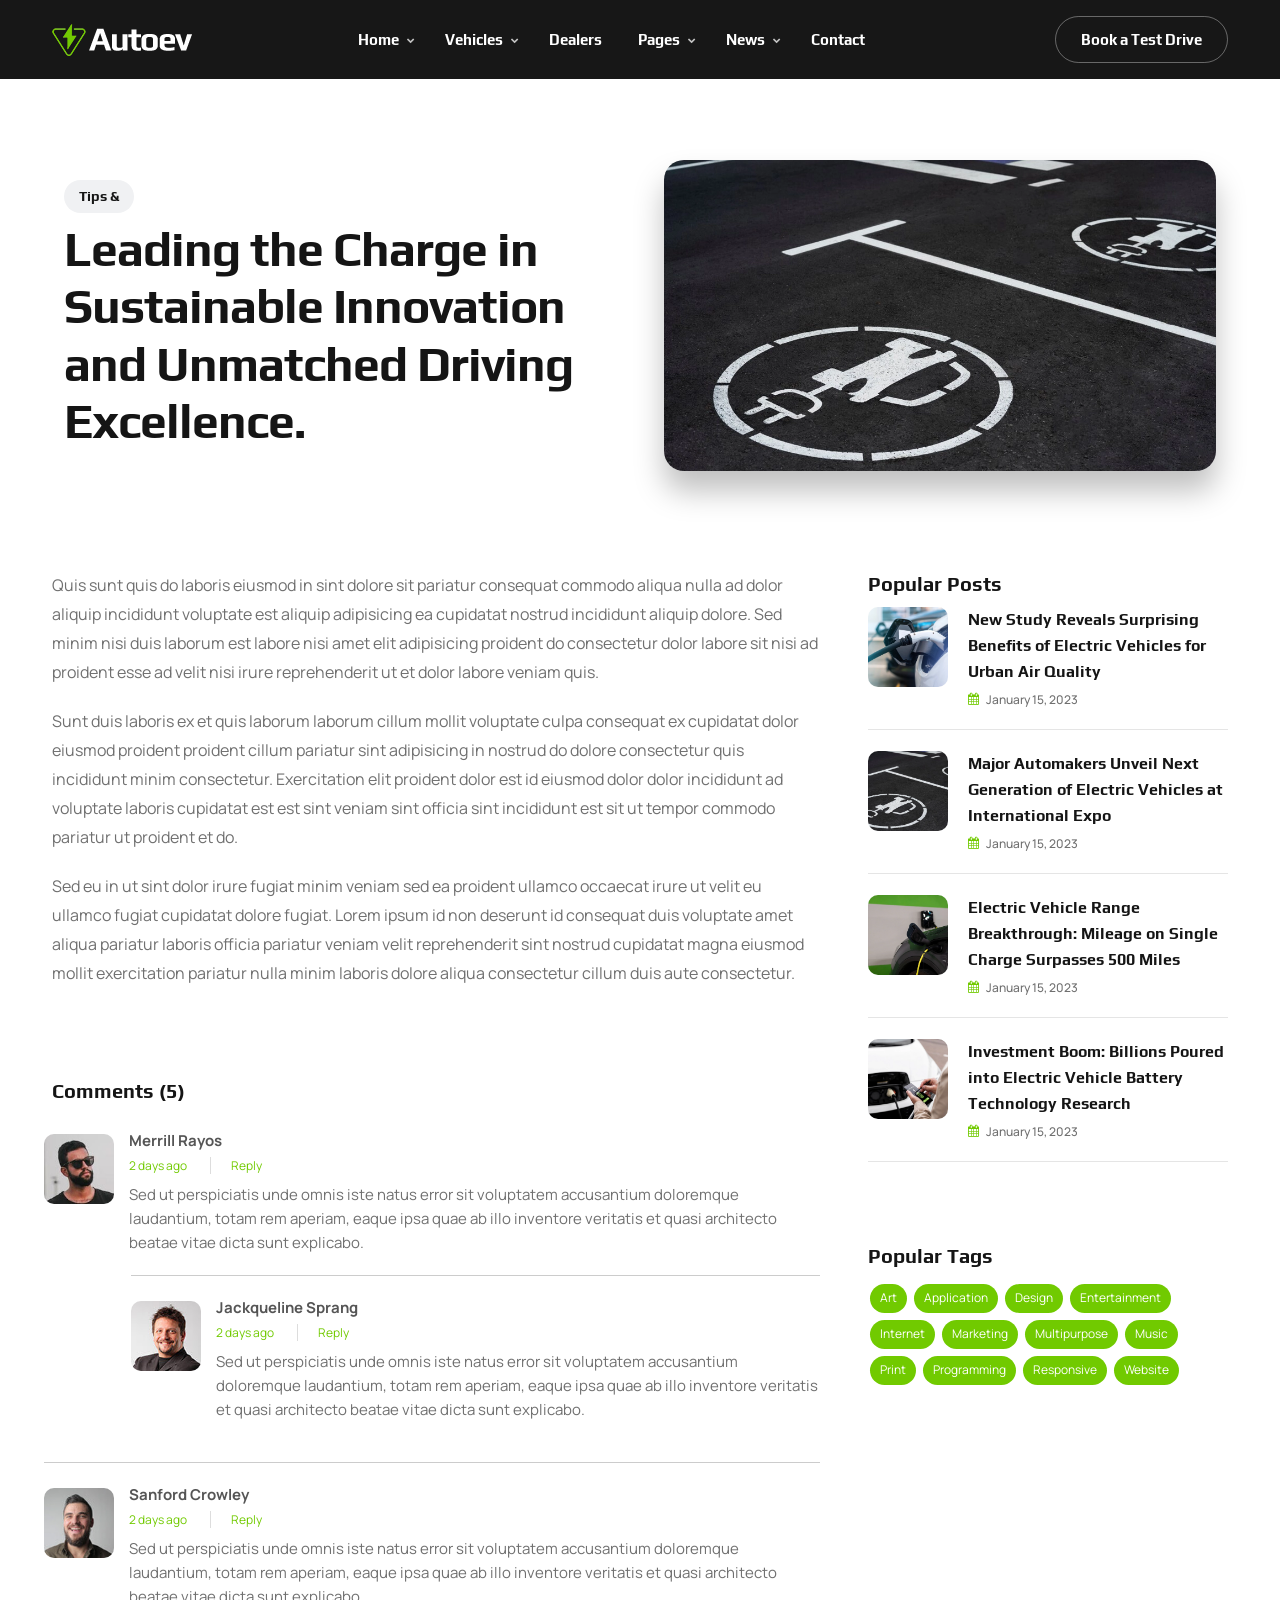
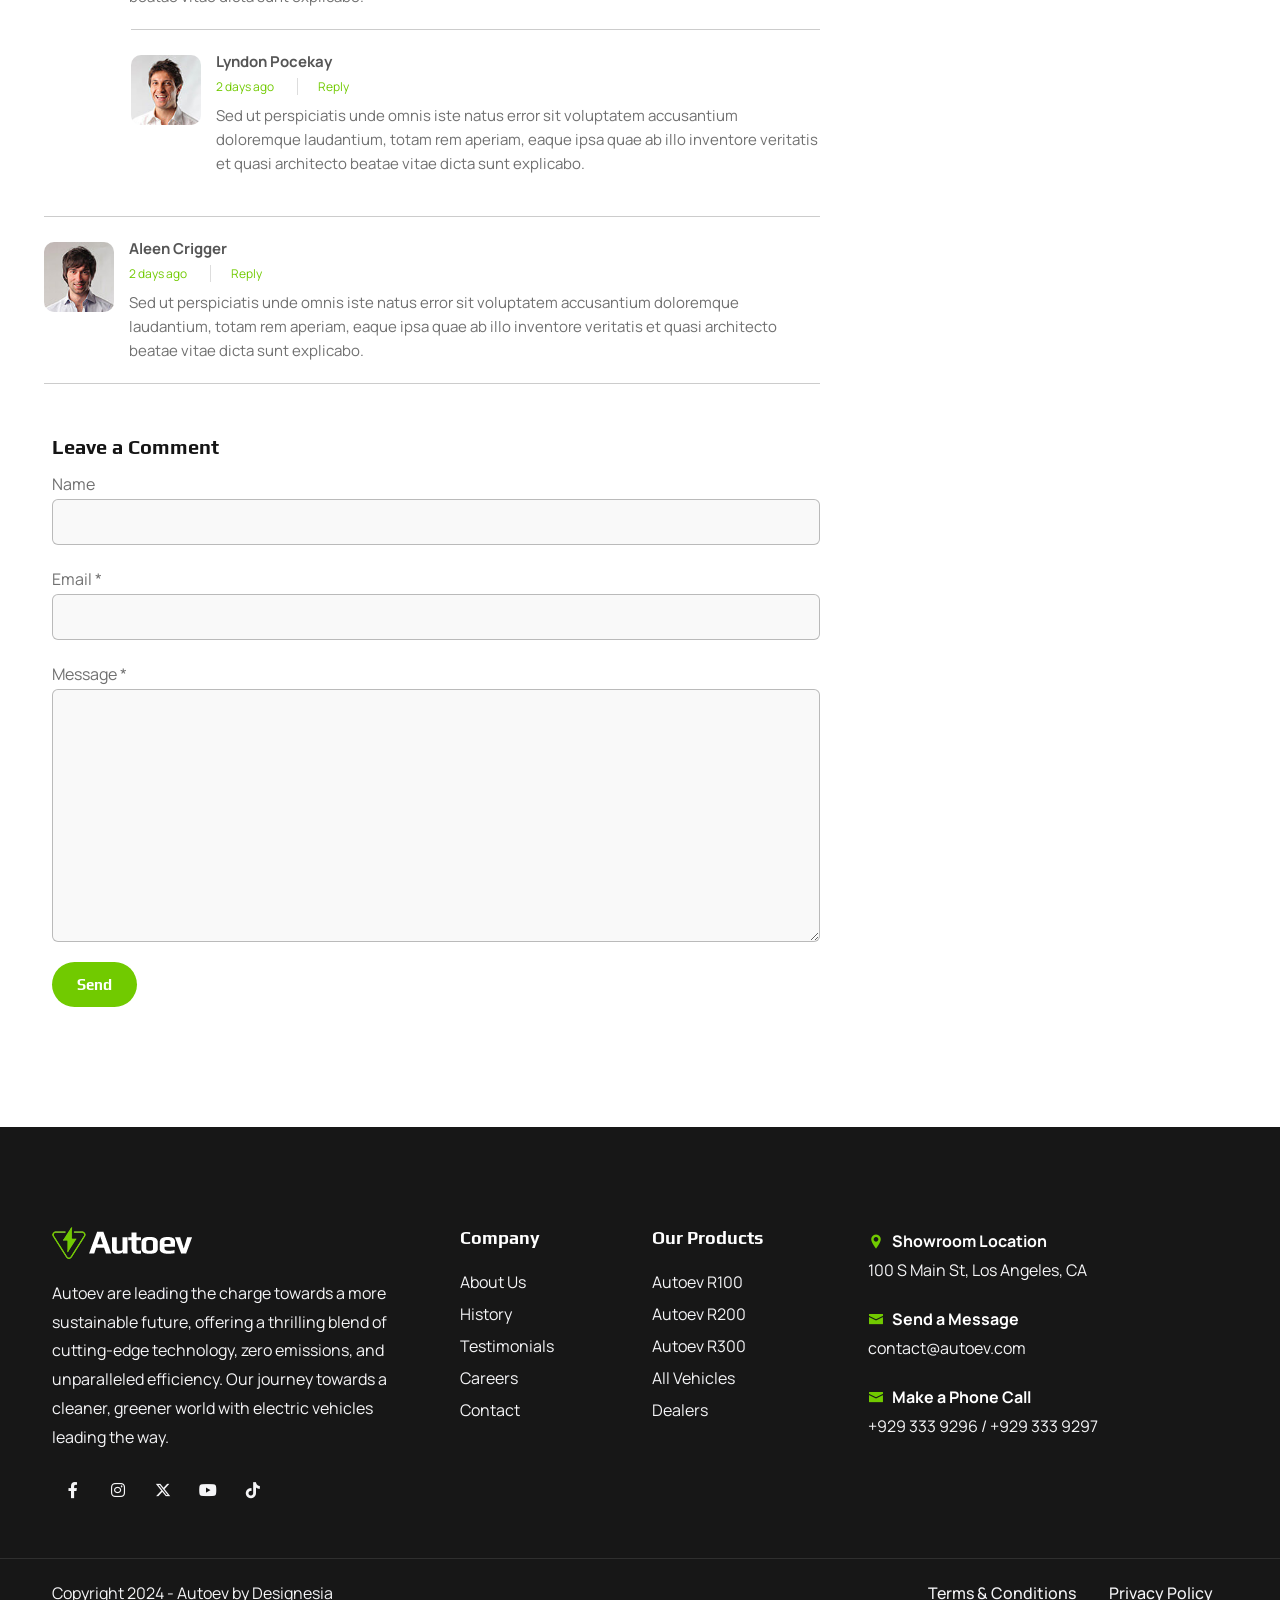
<file: blog-single.html>
<!DOCTYPE html>
<html lang="en">


<!-- Mirrored from madebydesignesia.com/themes/autoev/blog-single.html by HTTrack Website Copier/3.x [XR&CO'2014], Sun, 21 Jul 2024 13:08:43 GMT -->
<head>
    <title>Autoev — Electric Vehicle Charging EV Dealer Website Template</title>
    <link rel="icon" href="images/icon.png" type="image/gif" sizes="16x16">
    <meta content="text/html;charset=utf-8" http-equiv="Content-Type">
    <meta content="width=device-width, initial-scale=1.0" name="viewport" >
    <meta content="Autoev — Electric Vehicle Charging EV Dealer Website Template" name="description" >
    <meta content="" name="keywords" >
    <meta content="" name="author" >
    <!-- CSS Files
    ================================================== -->
    <link href="css/bootstrap.min.css" rel="stylesheet" type="text/css" id="bootstrap">
    <link href="css/plugins.css" rel="stylesheet" type="text/css" >
    <link href="css/swiper.css" rel="stylesheet" type="text/css" >
    <link href="css/style.css" rel="stylesheet" type="text/css" >
    <link href="css/coloring.css" rel="stylesheet" type="text/css" >
    <!-- color scheme -->
    <link id="colors" href="css/colors/scheme-01.css" rel="stylesheet" type="text/css" >

</head>

<body>
    <div id="wrapper">
        <div class="float-text show-on-scroll">
            <span><a href="#">Scroll to top</a></span>
        </div>
        <div class="scrollbar-v show-on-scroll"></div>
        
        <!-- page preloader begin -->
        <div id="de-loader"></div>
        <!-- page preloader close -->

        <!-- header begin -->
        <header class="header-lightscroll-light has-topbar">
            <div class="container">
                <div class="row">
                    <div class="col-md-12">
                        <div class="de-flex sm-pt10">
                            <div class="de-flex-col">
                                <!-- logo begin -->
                                <div id="logo">
                                    <a href="index-2.html">
                                        <img class="logo-main" src="images/logo-white.webp" alt="" >
                                        <img class="logo-scroll" src="images/logo-black.webp" alt="" >
                                        <img class="logo-mobile" src="images/logo-white.webp" alt="" >
                                    </a>
                                </div>
                                <!-- logo close -->
                            </div>
                            <div class="de-flex-col header-col-mid">
                                <ul id="mainmenu">
                                    <li><a class="menu-item" href="index-2.html">Home</a>
                                        <ul class="mega">
                                            <li>
                                                <div class="container">
                                                    <div class="sb-menu p-4">
                                                        <div class="row g-4">
                                                            <div class="col-lg-2 text-center">
                                                                <div class="bg-grey rounded-10px relative hover text-center">
                                                                    <a href="index-2.html">
                                                                        <img src="images/demo/homepage-1.jpg" class="w-100 relative z-1000 hover-scale-1-1 rounded-5px" alt="">
                                                                    </a>

                                                                    <div class="absolute w-100 h-100 start-0 top-0 rounded-10px hover-bg-color"></div>
                                                                </div>                            
                                                                <h5 class="mt-3 mb-1">Homepage 1</h5>                          
                                                            </div>

                                                            <div class="col-lg-2 text-center">
                                                                <div class="bg-grey rounded-10px relative hover text-center">
                                                                    <a href="homepage-2.html">
                                                                        <img src="images/demo/homepage-2.jpg" class="w-100 relative z-1000 hover-scale-1-1 rounded-5px" alt="">
                                                                    </a>

                                                                    <div class="absolute w-100 h-100 start-0 top-0 rounded-10px hover-bg-color"></div>
                                                                </div>                            
                                                                <h5 class="mt-3 mb-1">Homepage 3</h5>                          
                                                            </div>

                                                            <div class="col-lg-2 text-center">
                                                                <div class="bg-grey rounded-10px relative hover text-center">
                                                                    <a href="homepage-3.html">
                                                                        <img src="images/demo/homepage-3.jpg" class="w-100 relative z-1000 hover-scale-1-1 rounded-5px" alt="">
                                                                    </a>

                                                                    <div class="absolute w-100 h-100 start-0 top-0 rounded-10px hover-bg-color"></div>
                                                                </div>                            
                                                                <h5 class="mt-3 mb-1">Homepage 3</h5>                          
                                                            </div>

                                                            <div class="col-lg-2 text-center">
                                                                <div class="bg-grey rounded-10px relative hover text-center">
                                                                    <a href="homepage-4.html">
                                                                        <img src="images/demo/homepage-4.jpg" class="w-100 relative z-1000 hover-scale-1-1 rounded-5px" alt="">
                                                                    </a>

                                                                    <div class="absolute w-100 h-100 start-0 top-0 rounded-10px hover-bg-color"></div>
                                                                </div>                            
                                                                <h5 class="mt-3 mb-1">Homepage 4</h5>                          
                                                            </div>

                                                            <div class="col-lg-2 text-center">
                                                                <div class="bg-grey rounded-10px relative hover text-center">
                                                                    <a href="homepage-5.html">
                                                                        <img src="images/demo/homepage-5.jpg" class="w-100 relative z-1000 hover-scale-1-1 rounded-5px" alt="">
                                                                    </a>

                                                                    <div class="absolute w-100 h-100 start-0 top-0 rounded-10px hover-bg-color"></div>
                                                                </div>                            
                                                                <h5 class="mt-3 mb-1">Homepage 5</h5>                          
                                                            </div>

                                                            <div class="col-lg-2 text-center">
                                                                <div class="bg-grey rounded-10px relative hover text-center">
                                                                    <div>
                                                                        <img src="images/demo/coming-soon.jpg" class="w-100 relative z-1000 hover-scale-1-1 rounded-5px" alt="">
                                                                    </div>

                                                                    <div class="absolute w-100 h-100 start-0 top-0 rounded-10px hover-bg-color"></div>
                                                                </div>                            
                                                                <h5 class="mt-3 mb-1">Coming Soon</h5>                          
                                                            </div>
                                                        </div>
                                                    </div>
                                                </div>                                                
                                            </li>
                                        </ul>
                                    </li>
                                    <li><a class="menu-item" href="vehicles.html">Vehicles</a>
                                        <ul class="mega">
                                            <li>
                                                <div class="container">
                                                    <div class="sb-menu p-4">
                                                        <div class="row g-4">
                                                            <div class="col-lg-3 text-center">
                                                                <div class="bg-grey p-2 rounded-10px relative hover text-center">
                                                                    <a href="vehicle-single-1.html">
                                                                        <img src="images/misc/4.webp" class="w-100 relative z-1000 hover-scale-1-2" alt="">
                                                                        <img src="images/misc/10.webp" class="absolute start-10 top-10 w-20" alt="">
                                                                    </a>

                                                                    <div class="absolute w-100 h-100 start-0 top-0 rounded-10px hover-bg-color"></div>
                                                                </div>                            
                                                                <h4 class="mt-3 mb-1">Autoev R100</h4>
                                                                <p class="mb-0">Ride the Future: Silent, Smooth, Electric</p>                            
                                                                
                                                            </div>
                                                            <div class="col-lg-3 text-center">
                                                                <div class="bg-grey p-2 rounded-10px relative hover text-center">
                                                                    <a href="vehicle-single-2.html">
                                                                        <img src="images/misc/m2.webp" class="w-100 relative z-1000 hover-scale-1-2" alt="">
                                                                        <img src="images/misc/10.webp" class="absolute start-10 top-10 w-20" alt="">
                                                                    </a>

                                                                    <div class="absolute w-100 h-100 start-0 top-0 rounded-10px hover-bg-color"></div>
                                                                </div>
                                                                <h4 class="mt-3 mb-1"><span class="bg-color me-2 fs-15 px-2 rounded-5px text-uppercase anim-op-blink-to-light">New</span>Autoev R200</h4>
                                                                <p class="mb-0">Redefining Motorcycle Performance.</p>
                                                                
                                                            </div>
                                                            <div class="col-lg-3 text-center">
                                                                <div class="bg-grey p-2 rounded-10px relative hover text-center">
                                                                    <a href="vehicle-single-3.html">
                                                                        <img src="images/misc/m3.webp" class="w-100 relative z-1000 hover-scale-1-2" alt="">
                                                                        <img src="images/misc/10.webp" class="absolute start-10 top-10 w-20" alt="">
                                                                    </a>

                                                                    <div class="absolute w-100 h-100 start-0 top-0 rounded-10px hover-bg-color"></div>
                                                                </div>
                                                                <h4 class="mt-3 mb-1">Autoev R300</h4>
                                                                <p class="mb-0">Where Sustainability Meets Adventure.</p>
                                                                
                                                            </div>

                                                            <div class="col-lg-3 text-center">
                                                                <div class="bg-grey p-2 rounded-10px relative hover text-center">
                                                                    <a href="vehicles.html">
                                                                        <img src="images/misc/11.webp" class="w-100 relative z-1000 hover-scale-1-2" alt="">
                                                                        <img src="images/misc/10.webp" class="absolute start-10 top-10 w-20" alt="">
                                                                    </a>

                                                                    <div class="absolute w-100 h-100 start-0 top-0 rounded-10px hover-bg-color"></div>
                                                                </div>
                                                                <h4 class="mt-3 mb-1">All Vehicles</h4>
                                                                <p class="mb-0">View All Models.</p>
                                                                
                                                            </div>
                                                        </div>
                                                    </div>
                                                </div>                                                
                                            </li>
                                        </ul>
                                    </li>
                                    <li><a class="menu-item" href="dealers.html">Dealers</a></li>
                                    <li><a class="menu-item" href="#">Pages</a>
                                        <ul class="mega mega-3-cols">
                                            <div class="sb-menu p-4">
                                                <div class="row g-4">
                                                    <div class="col-lg-4">
                                                        <h5>Company</h5>
                                                        <ul class="no-bg">
                                                            <li><a href="about.html">About Us</a></li>
                                                            <li><a href="news.html">News</a></li>
                                                            <li><a href="testimonials.html">Testimonials</a></li>
                                                            <li><a href="history.html">History</a></li>
                                                            <li><a href="careers.html">Careers</a></li>
                                                        </ul>
                                                    </div>
                                                    <div class="col-lg-4">
                                                        <h5>Vehicles</h5>
                                                        <ul class="no-bg">
                                                            <li><a href="vehicles.html">All Vehicles</a></li>
                                                            <li><a href="vehicle-single-1.html">Vehicle Details 1</a></li>
                                                            <li><a href="vehicle-single-2.html">Vehicle Details 2</a></li>
                                                            <li><a href="vehicle-single-3.html">Vehicle Details 3</a></li>
                                                            <li><a href="pricing-table.html">Pricing Table</a></li>
                                                        </ul>
                                                    </div>
                                                    <div class="col-lg-4">
                                                        <h5>Gallery</h5>
                                                        <ul class="no-bg">
                                                            <li><a href="gallery-grid.html">Gallery Grid</a></li>
                                                            <li><a href="gallery-carousel.html">Gallery Carousel</a></li>
                                                            <li><a href="gallery-marquee.html">Gallery Marquee</a></li>
                                                        </ul>

                                                        <div class="spacer-single"></div>

                                                        <h5>Misc</h5>
                                                        <ul class="no-bg">
                                                            <li><a href="bootstrap-5-elements.html">Bootstrap 5 Elements</a></li>
                                                        </ul>
                                                    </div>
                                                </div>
                                            </div>
                                        </ul>
                                    </li>
                                    <li>
                                        <a class="menu-item" href="news.html">News</a>
                                        <ul>
                                            <li><a class="menu-item" href="news.html">News Default</a></li>
                                            <li><a class="menu-item" href="news-modern.html">News Modern</a></li>
                                            <li><a class="menu-item" href="news-creative.html">News Creative</a></li>
                                            <li><a class="menu-item" href="news-poster.html">News Poster</a></li>
                                            <li><a class="menu-item" href="news-classic.html">News Classic</a></li>
                                            <li><a class="menu-item" href="news-plain.html">News Plain</a></li>
                                            <li><a class="menu-item" href="news-poster-fullpage.html">News Fullpage</a></li>
                                            <li><a class="menu-item" href="news-sidebar-1.html">News with Sidebar</a></li>
                                        </ul>
                                    </li>
                                    <li><a class="menu-item" href="contact.html">Contact</a></li>
                                </ul>
                            </div>
                            <div class="de-flex-col">
                                <div class="menu_side_area">          
                                    <a href="contact.html" class="btn-line">Book a Test Drive</a>
                                    <span id="menu-btn"></span>
                                </div>
                            </div>
                        </div>
                    </div>
                </div>
            </div>
        </header>
        <!-- header close -->
        <!-- content begin -->
        <div class="no-bottom no-top" id="content">
            <div id="top"></div>
            <!-- section begin -->
            <section id="subheader">
                <div class="container relative z-index-1000">
                    <div class="container relative z-index-1000">
                        <div class="row g-4 gx-5 align-items-center">
                        <div class="col-lg-6">
                            <div class="subtitle wow fadeInUp mb-2">Tips &amp;</div>
                            <h1>Leading the Charge in Sustainable Innovation and Unmatched Driving Excellence.</h1>
                        </div>

                        <div class="col-lg-6">
                            <img src="images/news/2.webp" class="img-fluid rounded-20px shadow-soft" alt="">
                        </div>
                    </div>
                    </div>
                </div>
            </section>
            <!-- section close -->

            <section class="no-top">
                <div class="container">
                    <div class="row gx-5">
                        <div class="col-lg-8">
                            <div class="blog-read">

                                <div class="post-text">
                                    <p>Quis sunt quis do laboris eiusmod in sint dolore sit pariatur consequat commodo aliqua nulla ad dolor aliquip incididunt voluptate est aliquip adipisicing ea cupidatat nostrud incididunt aliquip dolore. Sed minim nisi duis laborum est labore nisi amet elit adipisicing proident do consectetur dolor labore sit nisi ad proident esse ad velit nisi irure reprehenderit ut et dolor labore veniam quis.</p>

                                    <p>Sunt duis laboris ex et quis laborum laborum cillum mollit voluptate culpa consequat ex cupidatat dolor eiusmod proident proident cillum pariatur sint adipisicing in nostrud do dolore consectetur quis incididunt minim consectetur. Exercitation elit proident dolor est id eiusmod dolor dolor incididunt ad voluptate laboris cupidatat est est sint veniam sint officia sint incididunt est sit ut tempor commodo pariatur ut proident et do.</p>

                                    <p>Sed eu in ut sint dolor irure fugiat minim veniam sed ea proident ullamco occaecat irure ut velit eu ullamco fugiat cupidatat dolore fugiat. Lorem ipsum id non deserunt id consequat duis voluptate amet aliqua pariatur laboris officia pariatur veniam velit reprehenderit sint nostrud cupidatat magna eiusmod mollit exercitation pariatur nulla minim laboris dolore aliqua consectetur cillum duis aute consectetur.</p>

                                </div>

                            </div>

                            <div class="spacer-single"></div>

                            <div id="blog-comment">
                                <h4>Comments (5)</h4>

                                <div class="spacer-half"></div>

                                <ol>
                                    <li>
                                        <div class="avatar">
                                            <img src="images/testimonial/1.webp" alt="" ></div>
                                        <div class="comment-info">
                                            <span class="c_name">Merrill Rayos</span>
                                            <span class="c_date id-color">2 days ago</span>
                                            <span class="c_reply"><a href="#">Reply</a></span>
                                            <div class="clearfix"></div>
                                        </div>

                                        <div class="comment">Sed ut perspiciatis unde omnis iste natus error sit voluptatem accusantium doloremque laudantium, totam rem aperiam, eaque ipsa quae ab illo inventore veritatis et quasi architecto beatae vitae dicta sunt explicabo.</div>
                                        <ol>
                                            <li>
                                                <div class="avatar">
                                                    <img src="images/testimonial/2.webp" alt="" ></div>
                                                <div class="comment-info">
                                                    <span class="c_name">Jackqueline Sprang</span>
                                                    <span class="c_date id-color">2 days ago</span>
                                                    <span class="c_reply"><a href="#">Reply</a></span>
                                                    <div class="clearfix"></div>
                                                </div>
                                                <div class="comment">Sed ut perspiciatis unde omnis iste natus error sit voluptatem accusantium doloremque laudantium, totam rem aperiam, eaque ipsa quae ab illo inventore veritatis et quasi architecto beatae vitae dicta sunt
                                                    explicabo.</div>
                                            </li>
                                        </ol>
                                    </li>

                                    <li>
                                        <div class="avatar">
                                            <img src="images/testimonial/3.webp" alt="" ></div>
                                        <div class="comment-info">
                                            <span class="c_name">Sanford Crowley</span>
                                            <span class="c_date id-color">2 days ago</span>
                                            <span class="c_reply"><a href="#">Reply</a></span>
                                            <div class="clearfix"></div>
                                        </div>
                                        <div class="comment">Sed ut perspiciatis unde omnis iste natus error sit voluptatem accusantium doloremque laudantium, totam rem aperiam, eaque ipsa quae ab illo inventore veritatis et quasi architecto beatae vitae dicta sunt explicabo.</div>
                                        <ol>
                                            <li>
                                                <div class="avatar">
                                                    <img src="images/testimonial/4.webp" alt="" ></div>
                                                <div class="comment-info">
                                                    <span class="c_name">Lyndon Pocekay</span>
                                                    <span class="c_date id-color">2 days ago</span>
                                                    <span class="c_reply"><a href="#">Reply</a></span>
                                                    <div class="clearfix"></div>
                                                </div>
                                                <div class="comment">Sed ut perspiciatis unde omnis iste natus error sit voluptatem accusantium doloremque laudantium, totam rem aperiam, eaque ipsa quae ab illo inventore veritatis et quasi architecto beatae vitae dicta sunt
                                                    explicabo.</div>
                                            </li>
                                        </ol>
                                    </li>

                                    <li>
                                        <div class="avatar">
                                            <img src="images/testimonial/5.webp" alt="" ></div>
                                        <div class="comment-info">
                                            <span class="c_name">Aleen Crigger</span>
                                            <span class="c_date id-color">2 days ago</span>
                                            <span class="c_reply"><a href="#">Reply</a></span>

                                            <div class="clearfix"></div>
                                        </div>
                                        <div class="comment">Sed ut perspiciatis unde omnis iste natus error sit voluptatem accusantium doloremque laudantium, totam rem aperiam, eaque ipsa quae ab illo inventore veritatis et quasi architecto beatae vitae dicta sunt explicabo.</div>
                                    </li>
                                </ol>

                                <div class="spacer-single"></div>

                                <div id="comment-form-wrapper">
                                    <h4>Leave a Comment</h4>
                                    <div class="comment_form_holder">
                                        <form id="contact_form" name="form1" class="form-border" method="post" action="#">

                                            <label>Name</label>
                                            <input type="text" name="name" id="name" class="form-control" >

                                            <label>Email <span class="req">*</span></label>
                                            <input type="text" name="email" id="email" class="form-control" >
                                            <div id="error_email" class="error">Please check your email</div>

                                            <label>Message <span class="req">*</span></label>
                                            <textarea cols="10" rows="10" name="message" id="message" class="form-control"></textarea>
                                            <div id="error_message" class="error">Please check your message</div>
                                            <div id="mail_success" class="success">Thank you. Your message has been sent.</div>
                                            <div id="mail_failed" class="error">Error, email not sent</div>

                                            <p id="btnsubmit">
                                                <input type="submit" id="send" value="Send" class="btn-main" ></p>



                                        </form>
                                    </div>
                                </div>
                            </div>

                        </div>

                        <div class="col-lg-4">
                            <div class="widget widget-post">
                                <h4>Popular Posts</h4>
                                <ul class="de-bloglist-type-1">
                                    <li>
                                        <div class="d-image">
                                            <img src="images/news-thumbnail/1.webp" alt="">
                                        </div>
                                        <div class="d-content">
                                            <a href="blog-single.html"><h4>New Study Reveals Surprising Benefits of Electric Vehicles for Urban Air Quality</h4></a>
                                            <div class="d-date">January 15, 2023</div>
                                        </div>
                                    </li>
                                    <li>
                                        <div class="d-image">
                                            <img src="images/news-thumbnail/2.webp" alt="">
                                        </div>
                                        <div class="d-content">
                                            <a href="blog-single.html"><h4>Major Automakers Unveil Next Generation of Electric Vehicles at International Expo</h4></a>
                                            <div class="d-date">January 15, 2023</div>
                                        </div>
                                    </li>
                                    <li>
                                        <div class="d-image">
                                            <img src="images/news-thumbnail/3.webp" alt="">
                                        </div>
                                        <div class="d-content">
                                            <a href="blog-single.html"><h4>Electric Vehicle Range Breakthrough: Mileage on Single Charge Surpasses 500 Miles</h4></a>
                                            <div class="d-date">January 15, 2023</div>
                                        </div>
                                    </li>
                                    <li>
                                        <div class="d-image">
                                            <img src="images/news-thumbnail/4.webp" alt="">
                                        </div>
                                        <div class="d-content">
                                            <a href="blog-single.html"><h4>Investment Boom: Billions Poured into Electric Vehicle Battery Technology Research</h4></a>
                                            <div class="d-date">January 15, 2023</div>
                                        </div>
                                    </li>
                                </ul>
                            </div>
                            
                            <div class="widget widget_tags">
                                <h4>Popular Tags</h4>
                                <ul>
                                    <li><a href="#link">Art</a></li>
                                    <li><a href="#link">Application</a></li>
                                    <li><a href="#link">Design</a></li>
                                    <li><a href="#link">Entertainment</a></li>
                                    <li><a href="#link">Internet</a></li>
                                    <li><a href="#link">Marketing</a></li>
                                    <li><a href="#link">Multipurpose</a></li>
                                    <li><a href="#link">Music</a></li>
                                    <li><a href="#link">Print</a></li>
                                    <li><a href="#link">Programming</a></li>
                                    <li><a href="#link">Responsive</a></li>
                                    <li><a href="#link">Website</a></li>
                                </ul>
                            </div>

                        </div>
                    </div>
                </div>
            </section>
        </div>
        <!-- content close -->
        <!-- footer begin -->
        <footer class="section-dark">
            <div class="container">
                <div class="row gx-5">
                    <div class="col-lg-4 col-sm-6">
                        <img src="images/logo-white.webp" alt="" >
                        <div class="spacer-20"></div>
                        <p>Autoev are leading the charge towards a more sustainable future, offering a thrilling blend of cutting-edge technology, zero emissions, and unparalleled efficiency. Our journey towards a cleaner, greener world with electric vehicles leading the way.</p>

                        <div class="social-icons mb-sm-30">
                            <a href="#"><i class="fa-brands fa-facebook-f"></i></a>
                            <a href="#"><i class="fa-brands fa-instagram"></i></a>
                            <a href="#"><i class="fa-brands fa-x-twitter"></i></a>
                            <a href="#"><i class="fa-brands fa-youtube"></i></a>
                            <a href="#"><i class="fa-brands fa-tiktok"></i></a>
                        </div>
                    </div>
                    <div class="col-lg-4 col-sm-12 order-lg-1 order-sm-2">
                        <div class="row">
                            <div class="col-lg-6 col-sm-6">
                                <div class="widget">
                                    <h5>Company</h5>
                                    <ul>                                        
                                        <li><a href="about.html">About Us</a></li>
                                        <li><a href="history.html">History</a></li>
                                        <li><a href="testimonials.html">Testimonials</a></li>
                                        <li><a href="careers.html">Careers</a></li>
                                        <li><a href="contact.html">Contact</a></li>
                                    </ul>
                                </div>
                            </div>
                            <div class="col-lg-6 col-sm-6">
                                <div class="widget">
                                    <h5>Our Products</h5>
                                    <ul>
                                        <li><a href="vehicle-single-1.html">Autoev R100</a></li>
                                        <li><a href="vehicle-single-2.html">Autoev R200</a></li>
                                        <li><a href="vehicle-single-3.html">Autoev R300</a></li>
                                        <li><a href="vehicles.html">All Vehicles</a></li>
                                        <li><a href="dealers.html">Dealers</a></li>
                                    </ul>
                                </div>
                            </div>
                        </div>
                    </div>
                    <div class="col-lg-4 col-sm-6 order-lg-2 order-sm-1">
                        <div class="widget">
                            <div class="fw-bold text-white"><i class="icofont-location-pin me-2 id-color"></i>Showroom Location</div>
                            100 S Main St, Los Angeles, CA

                            <div class="spacer-20"></div>

                            <div class="fw-bold text-white"><i class="icofont-envelope me-2 id-color"></i>Send a Message</div>
                            contact@autoev.com     

                            <div class="spacer-20"></div>

                            <div class="fw-bold text-white"><i class="icofont-envelope me-2 id-color"></i>Make a Phone Call</div>
                            +929 333 9296 / +929 333 9297                            
                        </div>
                    </div>
                </div>
            </div>
            <div class="subfooter">
                <div class="container">
                    <div class="row">
                        <div class="col-md-12">
                            <div class="de-flex">
                                <div class="de-flex-col">
                                    Copyright 2024 - Autoev by Designesia
                                </div>
                                <ul class="menu-simple">
                                    <li><a href="#">Terms &amp; Conditions</a></li>
                                    <li><a href="#">Privacy Policy</a></li>
                                </ul>
                            </div>
                        </div>
                    </div>
                </div>
            </div>
        </footer>
        <!-- footer close -->
    </div>

    <div id="buy-now" class="show-on-scroll">
        <a class="btn-buy" href="https://themeforest.net/cart/configure_before_adding/52788184" target="_blank">Buy on <img src="demo/envato.png" class="" alt=""></a>
    </div>
    
    <!-- Javascript Files
    ================================================== -->
    <script src="js/plugins.js"></script>
    <script src="js/designesia.js"></script>

</body>


<!-- Mirrored from madebydesignesia.com/themes/autoev/blog-single.html by HTTrack Website Copier/3.x [XR&CO'2014], Sun, 21 Jul 2024 13:08:43 GMT -->
</html>
</file>
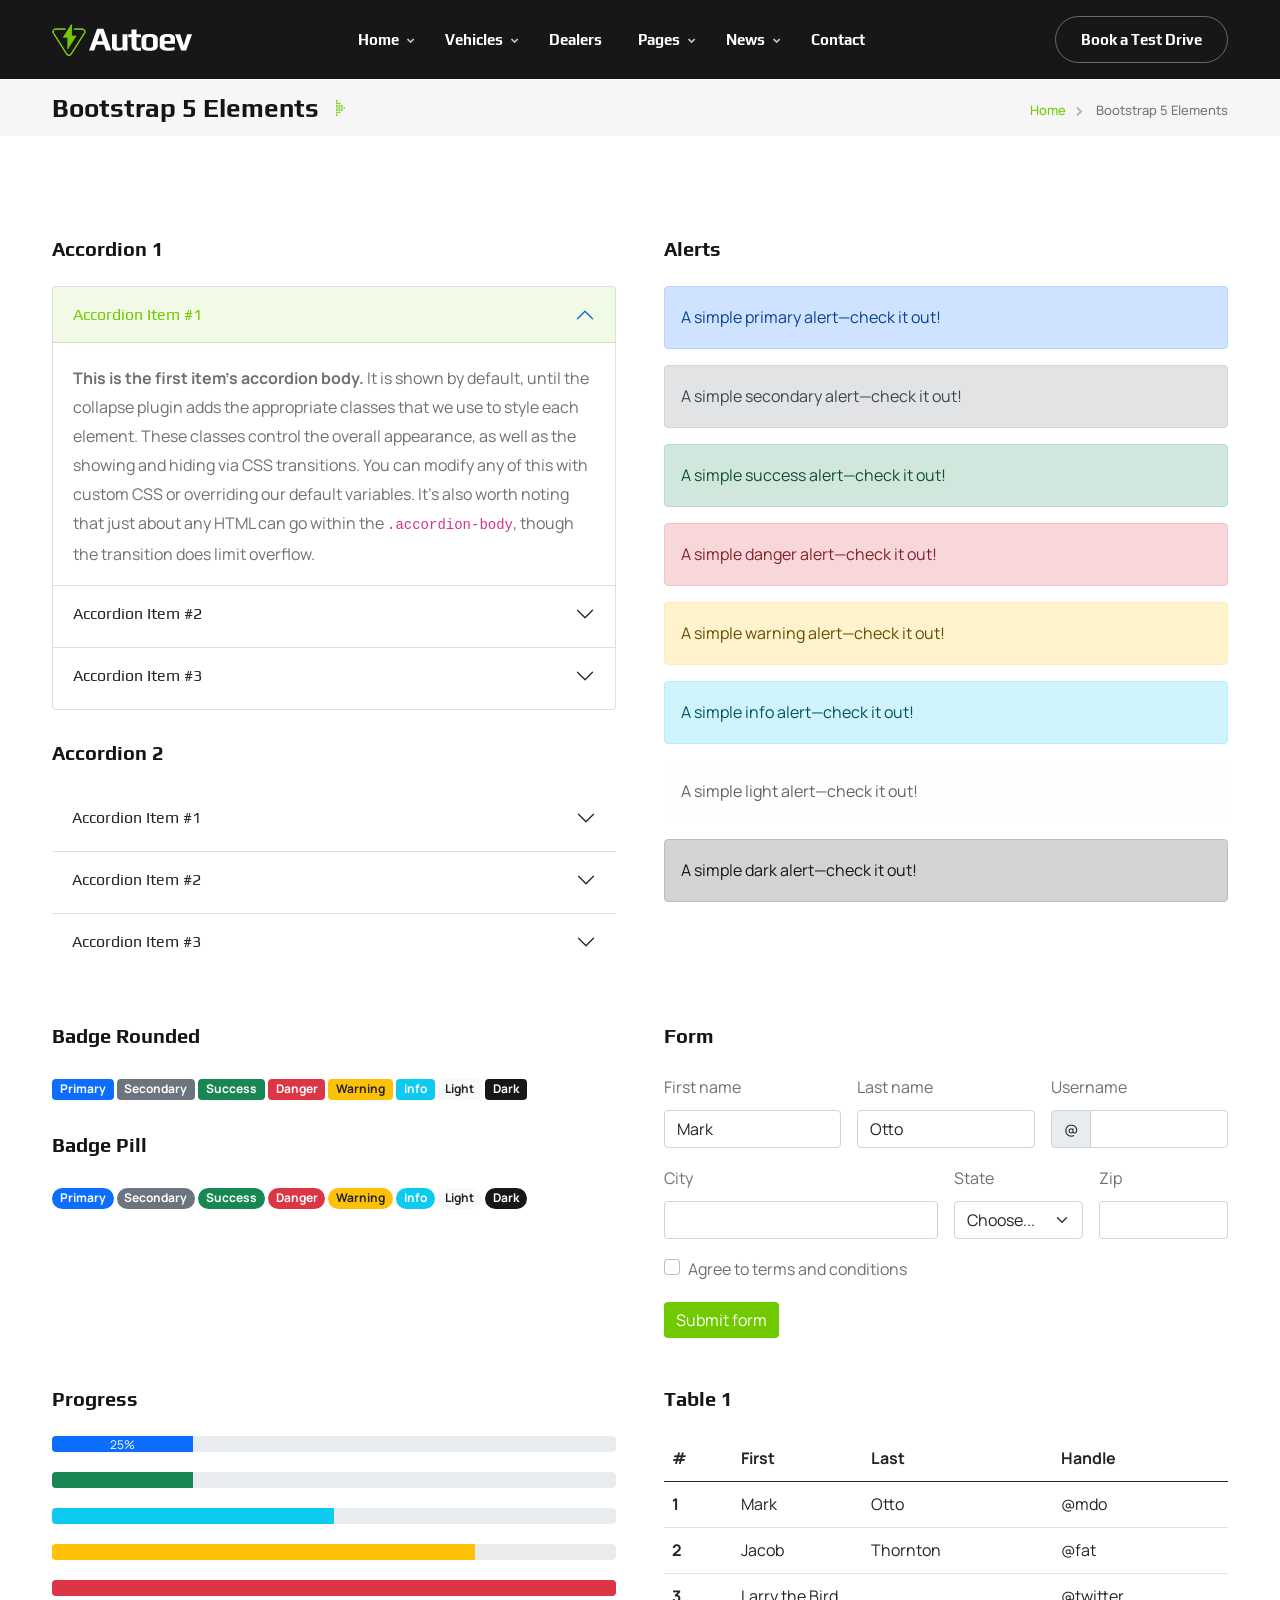
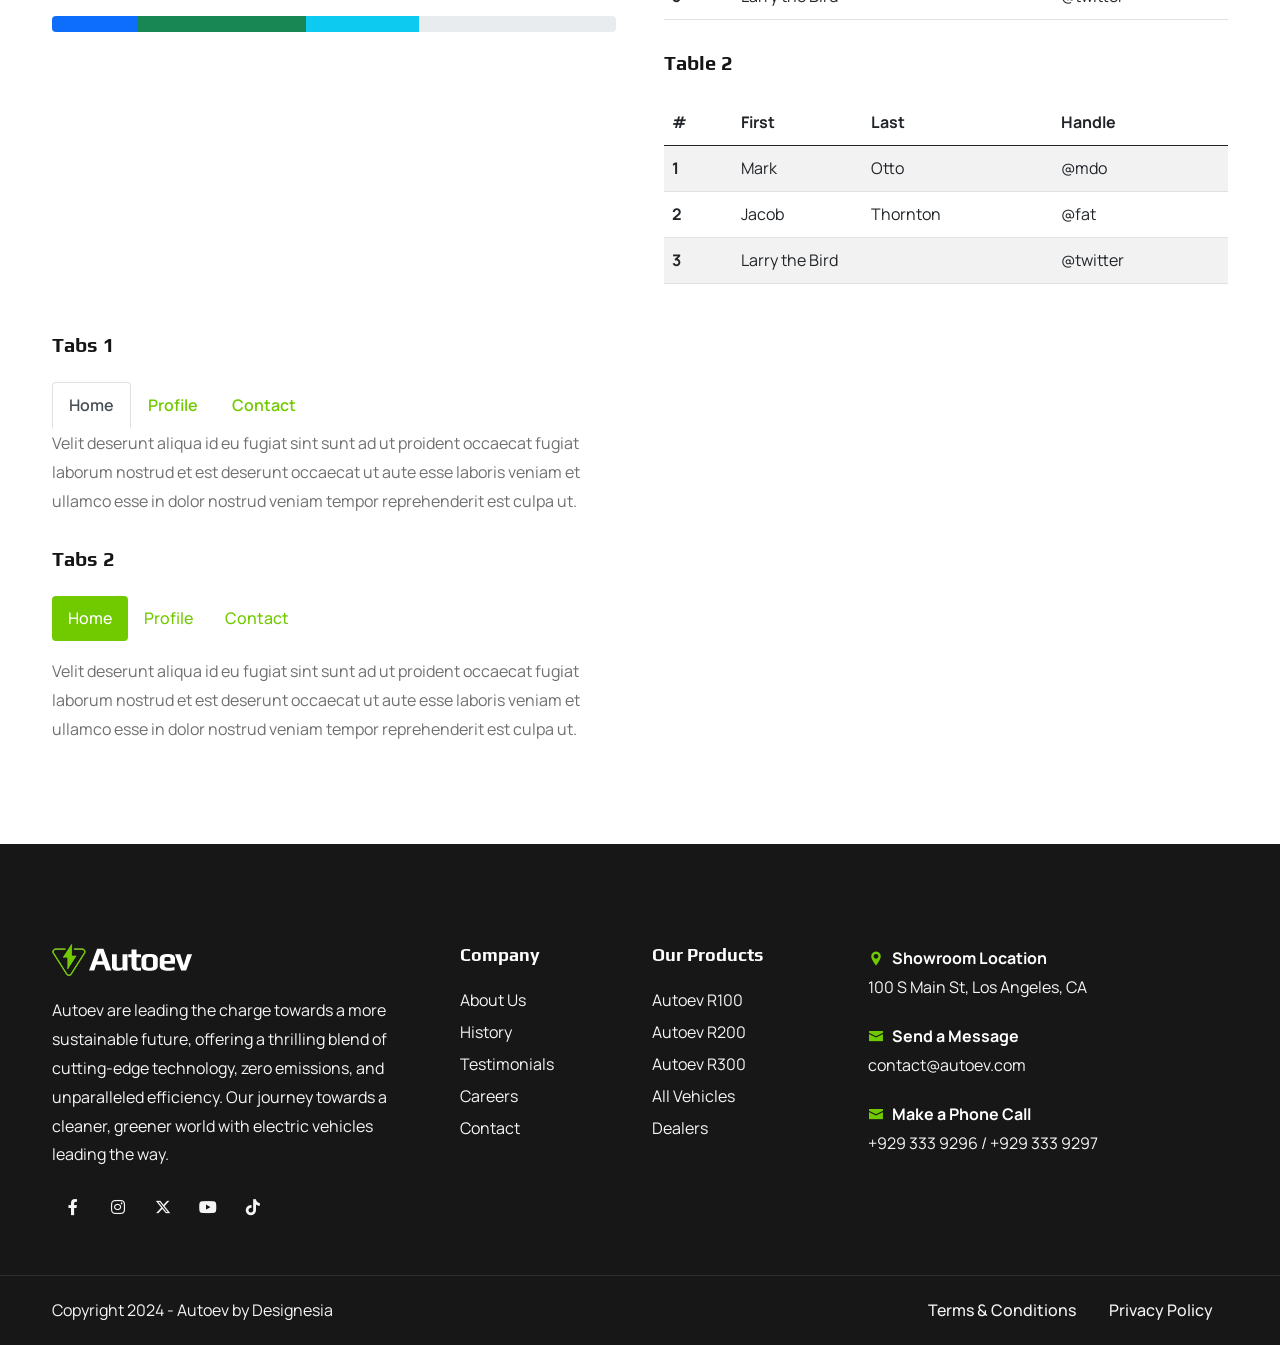
<file: bootstrap-5-elements.html>
<!DOCTYPE html>
<html lang="en">


<!-- Mirrored from madebydesignesia.com/themes/autoev/bootstrap-5-elements.html by HTTrack Website Copier/3.x [XR&CO'2014], Sun, 21 Jul 2024 13:08:33 GMT -->
<head>
    <title>Autoev — Electric Vehicle Charging EV Dealer Website Template</title>
    <link rel="icon" href="images/icon.png" type="image/gif" sizes="16x16">
    <meta content="text/html;charset=utf-8" http-equiv="Content-Type">
    <meta content="width=device-width, initial-scale=1.0" name="viewport" >
    <meta content="Autoev — Electric Vehicle Charging EV Dealer Website Template" name="description" >
    <meta content="" name="keywords" >
    <meta content="" name="author" >
    <!-- CSS Files
    ================================================== -->
    <link href="css/bootstrap.min.css" rel="stylesheet" type="text/css" id="bootstrap">
    <link href="css/plugins.css" rel="stylesheet" type="text/css" >
    <link href="css/swiper.css" rel="stylesheet" type="text/css" >
    <link href="css/style.css" rel="stylesheet" type="text/css" >
    <link href="css/swiper-custom.css" rel="stylesheet" type="text/css" >
    <link href="css/coloring.css" rel="stylesheet" type="text/css" >
    <!-- color scheme -->
    <link id="colors" href="css/colors/scheme-01.css" rel="stylesheet" type="text/css" >

</head>

<body>
    <div id="wrapper">
        <div class="float-text show-on-scroll">
            <span><a href="#">Scroll to top</a></span>
        </div>
        <div class="scrollbar-v show-on-scroll"></div>
        
        <!-- page preloader begin -->
        <div id="de-loader"></div>
        <!-- page preloader close -->

        <!-- header begin -->
        <header class="scroll-light has-topbar">
            <div class="container">
                <div class="row">
                    <div class="col-md-12">
                        <div class="de-flex sm-pt10">
                            <div class="de-flex-col">
                                <!-- logo begin -->
                                <div id="logo">
                                    <a href="index-2.html">
                                        <img class="logo-main" src="images/logo-white.webp" alt="" >
                                        <img class="logo-scroll" src="images/logo-black.webp" alt="" >
                                        <img class="logo-mobile" src="images/logo-white.webp" alt="" >
                                    </a>
                                </div>
                                <!-- logo close -->
                            </div>
                            <div class="de-flex-col header-col-mid">
                                <ul id="mainmenu">
                                    <li><a class="menu-item" href="index-2.html">Home</a>
                                        <ul class="mega">
                                            <li>
                                                <div class="container">
                                                    <div class="sb-menu p-4">
                                                        <div class="row g-4">
                                                            <div class="col-lg-2 text-center">
                                                                <div class="bg-grey rounded-10px relative hover text-center">
                                                                    <a href="index-2.html">
                                                                        <img src="images/demo/homepage-1.jpg" class="w-100 relative z-1000 hover-scale-1-1 rounded-5px" alt="">
                                                                    </a>

                                                                    <div class="absolute w-100 h-100 start-0 top-0 rounded-10px hover-bg-color"></div>
                                                                </div>                            
                                                                <h5 class="mt-3 mb-1">Homepage 1</h5>                          
                                                            </div>

                                                            <div class="col-lg-2 text-center">
                                                                <div class="bg-grey rounded-10px relative hover text-center">
                                                                    <a href="homepage-2.html">
                                                                        <img src="images/demo/homepage-2.jpg" class="w-100 relative z-1000 hover-scale-1-1 rounded-5px" alt="">
                                                                    </a>

                                                                    <div class="absolute w-100 h-100 start-0 top-0 rounded-10px hover-bg-color"></div>
                                                                </div>                            
                                                                <h5 class="mt-3 mb-1">Homepage 3</h5>                          
                                                            </div>

                                                            <div class="col-lg-2 text-center">
                                                                <div class="bg-grey rounded-10px relative hover text-center">
                                                                    <a href="homepage-3.html">
                                                                        <img src="images/demo/homepage-3.jpg" class="w-100 relative z-1000 hover-scale-1-1 rounded-5px" alt="">
                                                                    </a>

                                                                    <div class="absolute w-100 h-100 start-0 top-0 rounded-10px hover-bg-color"></div>
                                                                </div>                            
                                                                <h5 class="mt-3 mb-1">Homepage 3</h5>                          
                                                            </div>

                                                            <div class="col-lg-2 text-center">
                                                                <div class="bg-grey rounded-10px relative hover text-center">
                                                                    <a href="homepage-4.html">
                                                                        <img src="images/demo/homepage-4.jpg" class="w-100 relative z-1000 hover-scale-1-1 rounded-5px" alt="">
                                                                    </a>

                                                                    <div class="absolute w-100 h-100 start-0 top-0 rounded-10px hover-bg-color"></div>
                                                                </div>                            
                                                                <h5 class="mt-3 mb-1">Homepage 4</h5>                          
                                                            </div>

                                                            <div class="col-lg-2 text-center">
                                                                <div class="bg-grey rounded-10px relative hover text-center">
                                                                    <a href="homepage-5.html">
                                                                        <img src="images/demo/homepage-5.jpg" class="w-100 relative z-1000 hover-scale-1-1 rounded-5px" alt="">
                                                                    </a>

                                                                    <div class="absolute w-100 h-100 start-0 top-0 rounded-10px hover-bg-color"></div>
                                                                </div>                            
                                                                <h5 class="mt-3 mb-1">Homepage 5</h5>                          
                                                            </div>

                                                            <div class="col-lg-2 text-center">
                                                                <div class="bg-grey rounded-10px relative hover text-center">
                                                                    <div>
                                                                        <img src="images/demo/coming-soon.jpg" class="w-100 relative z-1000 hover-scale-1-1 rounded-5px" alt="">
                                                                    </div>

                                                                    <div class="absolute w-100 h-100 start-0 top-0 rounded-10px hover-bg-color"></div>
                                                                </div>                            
                                                                <h5 class="mt-3 mb-1">Coming Soon</h5>                          
                                                            </div>
                                                        </div>
                                                    </div>
                                                </div>                                                
                                            </li>
                                        </ul>
                                    </li>
                                    <li><a class="menu-item" href="vehicles.html">Vehicles</a>
                                        <ul class="mega">
                                            <li>
                                                <div class="container">
                                                    <div class="sb-menu p-4">
                                                        <div class="row g-4">
                                                            <div class="col-lg-3 text-center">
                                                                <div class="bg-grey p-2 rounded-10px relative hover text-center">
                                                                    <a href="vehicle-single-1.html">
                                                                        <img src="images/misc/4.webp" class="w-100 relative z-1000 hover-scale-1-2" alt="">
                                                                        <img src="images/misc/10.webp" class="absolute start-10 top-10 w-20" alt="">
                                                                    </a>

                                                                    <div class="absolute w-100 h-100 start-0 top-0 rounded-10px hover-bg-color"></div>
                                                                </div>                            
                                                                <h4 class="mt-3 mb-1">Autoev R100</h4>
                                                                <p class="mb-0">Ride the Future: Silent, Smooth, Electric</p>                            
                                                                
                                                            </div>
                                                            <div class="col-lg-3 text-center">
                                                                <div class="bg-grey p-2 rounded-10px relative hover text-center">
                                                                    <a href="vehicle-single-2.html">
                                                                        <img src="images/misc/m2.webp" class="w-100 relative z-1000 hover-scale-1-2" alt="">
                                                                        <img src="images/misc/10.webp" class="absolute start-10 top-10 w-20" alt="">
                                                                    </a>

                                                                    <div class="absolute w-100 h-100 start-0 top-0 rounded-10px hover-bg-color"></div>
                                                                </div>
                                                                <h4 class="mt-3 mb-1"><span class="bg-color me-2 fs-15 px-2 rounded-5px text-uppercase anim-op-blink-to-light">New</span>Autoev R200</h4>
                                                                <p class="mb-0">Redefining Motorcycle Performance.</p>
                                                                
                                                            </div>
                                                            <div class="col-lg-3 text-center">
                                                                <div class="bg-grey p-2 rounded-10px relative hover text-center">
                                                                    <a href="vehicle-single-3.html">
                                                                        <img src="images/misc/m3.webp" class="w-100 relative z-1000 hover-scale-1-2" alt="">
                                                                        <img src="images/misc/10.webp" class="absolute start-10 top-10 w-20" alt="">
                                                                    </a>

                                                                    <div class="absolute w-100 h-100 start-0 top-0 rounded-10px hover-bg-color"></div>
                                                                </div>
                                                                <h4 class="mt-3 mb-1">Autoev R300</h4>
                                                                <p class="mb-0">Where Sustainability Meets Adventure.</p>
                                                                
                                                            </div>

                                                            <div class="col-lg-3 text-center">
                                                                <div class="bg-grey p-2 rounded-10px relative hover text-center">
                                                                    <a href="vehicles.html">
                                                                        <img src="images/misc/11.webp" class="w-100 relative z-1000 hover-scale-1-2" alt="">
                                                                        <img src="images/misc/10.webp" class="absolute start-10 top-10 w-20" alt="">
                                                                    </a>

                                                                    <div class="absolute w-100 h-100 start-0 top-0 rounded-10px hover-bg-color"></div>
                                                                </div>
                                                                <h4 class="mt-3 mb-1">All Vehicles</h4>
                                                                <p class="mb-0">View All Models.</p>
                                                                
                                                            </div>
                                                        </div>
                                                    </div>
                                                </div>                                                
                                            </li>
                                        </ul>
                                    </li>
                                    <li><a class="menu-item" href="dealers.html">Dealers</a></li>
                                    <li><a class="menu-item" href="#">Pages</a>
                                        <ul class="mega mega-3-cols">
                                            <div class="sb-menu p-4">
                                                <div class="row g-4">
                                                    <div class="col-lg-4">
                                                        <h5>Company</h5>
                                                        <ul class="no-bg">
                                                            <li><a href="about.html">About Us</a></li>
                                                            <li><a href="news.html">News</a></li>
                                                            <li><a href="testimonials.html">Testimonials</a></li>
                                                            <li><a href="history.html">History</a></li>
                                                            <li><a href="careers.html">Careers</a></li>
                                                        </ul>
                                                    </div>
                                                    <div class="col-lg-4">
                                                        <h5>Vehicles</h5>
                                                        <ul class="no-bg">
                                                            <li><a href="vehicles.html">All Vehicles</a></li>
                                                            <li><a href="vehicle-single-1.html">Vehicle Details 1</a></li>
                                                            <li><a href="vehicle-single-2.html">Vehicle Details 2</a></li>
                                                            <li><a href="vehicle-single-3.html">Vehicle Details 3</a></li>
                                                            <li><a href="pricing-table.html">Pricing Table</a></li>
                                                        </ul>
                                                    </div>
                                                    <div class="col-lg-4">
                                                        <h5>Gallery</h5>
                                                        <ul class="no-bg">
                                                            <li><a href="gallery-grid.html">Gallery Grid</a></li>
                                                            <li><a href="gallery-carousel.html">Gallery Carousel</a></li>
                                                            <li><a href="gallery-marquee.html">Gallery Marquee</a></li>
                                                        </ul>

                                                        <div class="spacer-single"></div>

                                                        <h5>Misc</h5>
                                                        <ul class="no-bg">
                                                            <li><a href="bootstrap-5-elements.html">Bootstrap 5 Elements</a></li>
                                                        </ul>
                                                    </div>
                                                </div>
                                            </div>
                                        </ul>
                                    </li>
                                    <li>
                                        <a class="menu-item" href="news.html">News</a>
                                        <ul>
                                            <li><a class="menu-item" href="news.html">News Default</a></li>
                                            <li><a class="menu-item" href="news-modern.html">News Modern</a></li>
                                            <li><a class="menu-item" href="news-creative.html">News Creative</a></li>
                                            <li><a class="menu-item" href="news-poster.html">News Poster</a></li>
                                            <li><a class="menu-item" href="news-classic.html">News Classic</a></li>
                                            <li><a class="menu-item" href="news-plain.html">News Plain</a></li>
                                            <li><a class="menu-item" href="news-poster-fullpage.html">News Fullpage</a></li>
                                            <li><a class="menu-item" href="news-sidebar-1.html">News with Sidebar</a></li>
                                        </ul>
                                    </li>
                                    <li><a class="menu-item" href="contact.html">Contact</a></li>
                                </ul>
                            </div>
                            <div class="de-flex-col">
                                <div class="menu_side_area">          
                                    <a href="contact.html" class="btn-line">Book a Test Drive</a>
                                    <span id="menu-btn"></span>
                                </div>
                            </div>
                        </div>
                    </div>
                </div>
            </div>
        </header>
        <!-- header close -->
        <!-- content begin -->
        <div class="no-bottom no-top" id="content">

            <div id="top"></div>

            <section class="pt10 pb10 mt80 bg-grey">
                <div class="container">
                    <div class="row align-items-center">
                        <div class="col-lg-6">
                            <h3 class="mb-0">Bootstrap 5 Elements<i class="icofont-dotted-right id-color ms-2"></i></h3>
                        </div>

                        <div class="col-lg-6 text-lg-end">
                            <ul class="crumb">
                                <li><a href="index-2.html">Home</a></li>
                                <li class="active">Bootstrap 5 Elements</li>
                            </ul>
                        </div>
                    </div>
                </div>
            </section>

            <section>
                <div class="container">
                    <div class="row g-5">
                        <div class="col-lg-6">
                            <h4 class="mb-4">Accordion 1</h4>

                            <!-- accordion begin -->
                            <div class="accordion" id="accordionExample">
                              <div class="accordion-item">
                                <h2 class="accordion-header" id="headingOne">
                                  <button class="accordion-button" type="button" data-bs-toggle="collapse" data-bs-target="#collapseOne" aria-expanded="true" aria-controls="collapseOne">
                                    Accordion Item #1
                                  </button>
                                </h2>
                                <div id="collapseOne" class="accordion-collapse collapse show" aria-labelledby="headingOne" data-bs-parent="#accordionExample">
                                  <div class="accordion-body">
                                    <strong>This is the first item's accordion body.</strong> It is shown by default, until the collapse plugin adds the appropriate classes that we use to style each element. These classes control the overall appearance, as well as the showing and hiding via CSS transitions. You can modify any of this with custom CSS or overriding our default variables. It's also worth noting that just about any HTML can go within the <code>.accordion-body</code>, though the transition does limit overflow.
                                  </div>
                                </div>
                              </div>
                              <div class="accordion-item">
                                <h2 class="accordion-header" id="headingTwo">
                                  <button class="accordion-button collapsed" type="button" data-bs-toggle="collapse" data-bs-target="#collapseTwo" aria-expanded="false" aria-controls="collapseTwo">
                                    Accordion Item #2
                                  </button>
                                </h2>
                                <div id="collapseTwo" class="accordion-collapse collapse" aria-labelledby="headingTwo" data-bs-parent="#accordionExample">
                                  <div class="accordion-body">
                                    <strong>This is the second item's accordion body.</strong> It is hidden by default, until the collapse plugin adds the appropriate classes that we use to style each element. These classes control the overall appearance, as well as the showing and hiding via CSS transitions. You can modify any of this with custom CSS or overriding our default variables. It's also worth noting that just about any HTML can go within the <code>.accordion-body</code>, though the transition does limit overflow.
                                  </div>
                                </div>
                              </div>
                              <div class="accordion-item">
                                <h2 class="accordion-header" id="headingThree">
                                  <button class="accordion-button collapsed" type="button" data-bs-toggle="collapse" data-bs-target="#collapseThree" aria-expanded="false" aria-controls="collapseThree">
                                    Accordion Item #3
                                  </button>
                                </h2>
                                <div id="collapseThree" class="accordion-collapse collapse" aria-labelledby="headingThree" data-bs-parent="#accordionExample">
                                  <div class="accordion-body">
                                    <strong>This is the third item's accordion body.</strong> It is hidden by default, until the collapse plugin adds the appropriate classes that we use to style each element. These classes control the overall appearance, as well as the showing and hiding via CSS transitions. You can modify any of this with custom CSS or overriding our default variables. It's also worth noting that just about any HTML can go within the <code>.accordion-body</code>, though the transition does limit overflow.
                                  </div>
                                </div>
                              </div>
                            </div>
                            <!-- accordion end -->

                            <div class="spacer-30"></div>

                            <h4 class="mb-4">Accordion 2</h4>
                            <!-- accordion begin -->
                            <div class="accordion accordion-flush" id="accordionFlushExample">
                              <div class="accordion-item">
                                <h2 class="accordion-header" id="flush-headingOne">
                                  <button class="accordion-button collapsed" type="button" data-bs-toggle="collapse" data-bs-target="#flush-collapseOne" aria-expanded="false" aria-controls="flush-collapseOne">
                                    Accordion Item #1
                                  </button>
                                </h2>
                                <div id="flush-collapseOne" class="accordion-collapse collapse" aria-labelledby="flush-headingOne" data-bs-parent="#accordionFlushExample">
                                  <div class="accordion-body">Placeholder content for this accordion, which is intended to demonstrate the <code>.accordion-flush</code> class. This is the first item's accordion body.</div>
                                </div>
                              </div>
                              <div class="accordion-item">
                                <h2 class="accordion-header" id="flush-headingTwo">
                                  <button class="accordion-button collapsed" type="button" data-bs-toggle="collapse" data-bs-target="#flush-collapseTwo" aria-expanded="false" aria-controls="flush-collapseTwo">
                                    Accordion Item #2
                                  </button>
                                </h2>
                                <div id="flush-collapseTwo" class="accordion-collapse collapse" aria-labelledby="flush-headingTwo" data-bs-parent="#accordionFlushExample">
                                  <div class="accordion-body">Placeholder content for this accordion, which is intended to demonstrate the <code>.accordion-flush</code> class. This is the second item's accordion body. Let's imagine this being filled with some actual content.</div>
                                </div>
                              </div>
                              <div class="accordion-item">
                                <h2 class="accordion-header" id="flush-headingThree">
                                  <button class="accordion-button collapsed" type="button" data-bs-toggle="collapse" data-bs-target="#flush-collapseThree" aria-expanded="false" aria-controls="flush-collapseThree">
                                    Accordion Item #3
                                  </button>
                                </h2>
                                <div id="flush-collapseThree" class="accordion-collapse collapse" aria-labelledby="flush-headingThree" data-bs-parent="#accordionFlushExample">
                                  <div class="accordion-body">Placeholder content for this accordion, which is intended to demonstrate the <code>.accordion-flush</code> class. This is the third item's accordion body. Nothing more exciting happening here in terms of content, but just filling up the space to make it look, at least at first glance, a bit more representative of how this would look in a real-world application.</div>
                                </div>
                              </div>
                            </div>
                            <!-- accordion end -->

                        </div>
                        <div class="col-lg-6">
                            <h4 class="mb-4">Alerts</h4>
                            <!-- alerts begin -->
                            <div class="alert alert-primary" role="alert">
                              A simple primary alert—check it out!
                            </div>
                            <div class="alert alert-secondary" role="alert">
                              A simple secondary alert—check it out!
                            </div>
                            <div class="alert alert-success" role="alert">
                              A simple success alert—check it out!
                            </div>
                            <div class="alert alert-danger" role="alert">
                              A simple danger alert—check it out!
                            </div>
                            <div class="alert alert-warning" role="alert">
                              A simple warning alert—check it out!
                            </div>
                            <div class="alert alert-info" role="alert">
                              A simple info alert—check it out!
                            </div>
                            <div class="alert alert-light" role="alert">
                              A simple light alert—check it out!
                            </div>
                            <div class="alert alert-dark" role="alert">
                              A simple dark alert—check it out!
                            </div>
                            <!-- alerts end -->
                        </div>

                        <div class="col-lg-6">
                            <h4 class="mb-4">Badge Rounded</h4>
                            <!-- badge begin -->
                            <span class="badge bg-primary">Primary</span>
                            <span class="badge bg-secondary">Secondary</span>
                            <span class="badge bg-success">Success</span>
                            <span class="badge bg-danger">Danger</span>
                            <span class="badge bg-warning text-dark">Warning</span>
                            <span class="badge bg-info">Info</span>
                            <span class="badge bg-light text-dark">Light</span>
                            <span class="badge bg-dark">Dark</span>

                            <div class="spacer-30"></div>

                            <h4 class="mb-4">Badge Pill</h4>
                            <span class="badge rounded-pill bg-primary">Primary</span>
                            <span class="badge rounded-pill bg-secondary">Secondary</span>
                            <span class="badge rounded-pill bg-success">Success</span>
                            <span class="badge rounded-pill bg-danger">Danger</span>
                            <span class="badge rounded-pill bg-warning text-dark">Warning</span>
                            <span class="badge rounded-pill bg-info">Info</span>
                            <span class="badge rounded-pill bg-light text-dark">Light</span>
                            <span class="badge rounded-pill bg-dark">Dark</span>
                            <!-- badge end -->
                        </div>

                        <div class="col-lg-6">
                            <h4 class="mb-4">Form</h4>
                            <!-- form begin -->
                            <form class="row g-3">
                              <div class="col-md-4">
                                <label for="validationDefault01" class="form-label">First name</label>
                                <input type="text" class="form-control" id="validationDefault01" value="Mark" required>
                              </div>
                              <div class="col-md-4">
                                <label for="validationDefault02" class="form-label">Last name</label>
                                <input type="text" class="form-control" id="validationDefault02" value="Otto" required>
                              </div>
                              <div class="col-md-4">
                                <label for="validationDefaultUsername" class="form-label">Username</label>
                                <div class="input-group">
                                  <span class="input-group-text" id="inputGroupPrepend2">@</span>
                                  <input type="text" class="form-control" id="validationDefaultUsername"  aria-describedby="inputGroupPrepend2" required>
                                </div>
                              </div>
                              <div class="col-md-6">
                                <label for="validationDefault03" class="form-label">City</label>
                                <input type="text" class="form-control" id="validationDefault03" required>
                              </div>
                              <div class="col-md-3">
                                <label for="validationDefault04" class="form-label">State</label>
                                <select class="form-select" id="validationDefault04" required>
                                  <option selected disabled value="">Choose...</option>
                                  <option>...</option>
                                </select>
                              </div>
                              <div class="col-md-3">
                                <label for="validationDefault05" class="form-label">Zip</label>
                                <input type="text" class="form-control" id="validationDefault05" required>
                              </div>
                              <div class="col-12">
                                <div class="form-check">
                                  <input class="form-check-input" type="checkbox" value="" id="invalidCheck2" required>
                                  <label class="form-check-label" for="invalidCheck2">
                                    Agree to terms and conditions
                                  </label>
                                </div>
                              </div>
                              <div class="col-12">
                                <button class="btn btn-primary" type="submit">Submit form</button>
                              </div>
                            </form>
                            <!-- form end -->
                        </div>

                        <div class="col-lg-6">
                            <h4 class="mb-4">Progress</h4>
                            <!-- progress begin -->
                            <div class="progress">
                              <div class="progress-bar" role="progressbar" aria-label="Example with label" style="width: 25%;" aria-valuenow="25" aria-valuemin="0" aria-valuemax="100">25%</div>
                            </div>

                            <div class="spacer-20"></div>

                            <div class="progress">
                              <div class="progress-bar bg-success" role="progressbar" aria-label="Success example" style="width: 25%" aria-valuenow="25" aria-valuemin="0" aria-valuemax="100"></div>
                            </div>

                            <div class="spacer-20"></div>

                            <div class="progress">
                              <div class="progress-bar bg-info" role="progressbar" aria-label="Info example" style="width: 50%" aria-valuenow="50" aria-valuemin="0" aria-valuemax="100"></div>
                            </div>

                            <div class="spacer-20"></div>

                            <div class="progress">
                              <div class="progress-bar bg-warning" role="progressbar" aria-label="Warning example" style="width: 75%" aria-valuenow="75" aria-valuemin="0" aria-valuemax="100"></div>
                            </div>

                            <div class="spacer-20"></div>

                            <div class="progress">
                              <div class="progress-bar bg-danger" role="progressbar" aria-label="Danger example" style="width: 100%" aria-valuenow="100" aria-valuemin="0" aria-valuemax="100"></div>
                            </div>

                            <div class="spacer-20"></div>

                            <div class="progress">
                              <div class="progress-bar" role="progressbar" aria-label="Segment one" style="width: 15%" aria-valuenow="15" aria-valuemin="0" aria-valuemax="100"></div>
                              <div class="progress-bar bg-success" role="progressbar" aria-label="Segment two" style="width: 30%" aria-valuenow="30" aria-valuemin="0" aria-valuemax="100"></div>
                              <div class="progress-bar bg-info" role="progressbar" aria-label="Segment three" style="width: 20%" aria-valuenow="20" aria-valuemin="0" aria-valuemax="100"></div>
                            </div>
                            <!-- progress end -->

                        </div>

                        <div class="col-lg-6">
                            <!-- table begin -->
                            <h4 class="mb-4">Table 1</h4>
                            <table class="table">
                              <thead>
                                <tr>
                                  <th scope="col">#</th>
                                  <th scope="col">First</th>
                                  <th scope="col">Last</th>
                                  <th scope="col">Handle</th>
                                </tr>
                              </thead>
                              <tbody>
                                <tr>
                                  <th scope="row">1</th>
                                  <td>Mark</td>
                                  <td>Otto</td>
                                  <td>@mdo</td>
                                </tr>
                                <tr>
                                  <th scope="row">2</th>
                                  <td>Jacob</td>
                                  <td>Thornton</td>
                                  <td>@fat</td>
                                </tr>
                                <tr>
                                  <th scope="row">3</th>
                                  <td colspan="2">Larry the Bird</td>
                                  <td>@twitter</td>
                                </tr>
                              </tbody>
                            </table>
                            <!-- table end -->

                            <div class="spacer-30"></div>

                            <h4 class="mb-4">Table 2</h4>
                            <!-- table begin -->
                            <table class="table table-striped">
                              <thead>
                                <tr>
                                  <th scope="col">#</th>
                                  <th scope="col">First</th>
                                  <th scope="col">Last</th>
                                  <th scope="col">Handle</th>
                                </tr>
                              </thead>
                              <tbody>
                                <tr>
                                  <th scope="row">1</th>
                                  <td>Mark</td>
                                  <td>Otto</td>
                                  <td>@mdo</td>
                                </tr>
                                <tr>
                                  <th scope="row">2</th>
                                  <td>Jacob</td>
                                  <td>Thornton</td>
                                  <td>@fat</td>
                                </tr>
                                <tr>
                                  <th scope="row">3</th>
                                  <td colspan="2">Larry the Bird</td>
                                  <td>@twitter</td>
                                </tr>
                              </tbody>
                            </table>
                            <!-- table end -->
                        </div>

                        <div class="col-lg-6">

                            <h4 class="mb-4">Tabs 1</h4>
                            
                            <!-- tabs begin -->

                            <ul class="nav nav-tabs" id="myTab" role="tablist">
                              <li class="nav-item" role="presentation">
                                <button class="nav-link active" id="home-tab" data-bs-toggle="tab" data-bs-target="#home-tab-pane" type="button" role="tab" aria-controls="home-tab-pane" aria-selected="true">Home</button>
                              </li>
                              <li class="nav-item" role="presentation">
                                <button class="nav-link" id="profile-tab" data-bs-toggle="tab" data-bs-target="#profile-tab-pane" type="button" role="tab" aria-controls="profile-tab-pane" aria-selected="false">Profile</button>
                              </li>
                              <li class="nav-item" role="presentation">
                                <button class="nav-link" id="contact-tab" data-bs-toggle="tab" data-bs-target="#contact-tab-pane" type="button" role="tab" aria-controls="contact-tab-pane" aria-selected="false">Contact</button>
                              </li>
                            </ul>
                            <div class="tab-content" id="myTabContent">
                              <div class="tab-pane fade show active" id="home-tab-pane" role="tabpanel" aria-labelledby="home-tab" tabindex="0">Velit deserunt aliqua id eu fugiat sint sunt ad ut proident occaecat fugiat laborum nostrud et est deserunt occaecat ut aute esse laboris veniam et ullamco esse in dolor nostrud veniam tempor reprehenderit est culpa ut.</div>
                              <div class="tab-pane fade" id="profile-tab-pane" role="tabpanel" aria-labelledby="profile-tab" tabindex="0">Velit deserunt aliqua id eu fugiat sint sunt ad ut proident occaecat fugiat laborum nostrud et est deserunt occaecat ut aute esse laboris veniam et ullamco esse in dolor nostrud veniam tempor reprehenderit est culpa ut.</div>
                              <div class="tab-pane fade" id="contact-tab-pane" role="tabpanel" aria-labelledby="contact-tab" tabindex="0">Velit deserunt aliqua id eu fugiat sint sunt ad ut proident occaecat fugiat laborum nostrud et est deserunt occaecat ut aute esse laboris veniam et ullamco esse in dolor nostrud veniam tempor reprehenderit est culpa ut.</div>
                            </div>

                            <!-- tabs end -->

                            <div class="spacer-30"></div>

                            <h4 class="mb-4">Tabs 2</h4>
                            
                            <!-- tabs begin -->

                            <ul class="nav nav-pills mb-3" id="pills-tab" role="tablist">
                              <li class="nav-item" role="presentation">
                                <button class="nav-link active" id="pills-home-tab" data-bs-toggle="pill" data-bs-target="#pills-home" type="button" role="tab" aria-controls="pills-home" aria-selected="true">Home</button>
                              </li>
                              <li class="nav-item" role="presentation">
                                <button class="nav-link" id="pills-profile-tab" data-bs-toggle="pill" data-bs-target="#pills-profile" type="button" role="tab" aria-controls="pills-profile" aria-selected="false">Profile</button>
                              </li>
                              <li class="nav-item" role="presentation">
                                <button class="nav-link" id="pills-contact-tab" data-bs-toggle="pill" data-bs-target="#pills-contact" type="button" role="tab" aria-controls="pills-contact" aria-selected="false">Contact</button>
                              </li>
                            </ul>
                            <div class="tab-content" id="pills-tabContent">
                              <div class="tab-pane fade show active" id="pills-home" role="tabpanel" aria-labelledby="pills-home-tab" tabindex="0">Velit deserunt aliqua id eu fugiat sint sunt ad ut proident occaecat fugiat laborum nostrud et est deserunt occaecat ut aute esse laboris veniam et ullamco esse in dolor nostrud veniam tempor reprehenderit est culpa ut.</div>
                              <div class="tab-pane fade" id="pills-profile" role="tabpanel" aria-labelledby="pills-profile-tab" tabindex="0">Velit deserunt aliqua id eu fugiat sint sunt ad ut proident occaecat fugiat laborum nostrud et est deserunt occaecat ut aute esse laboris veniam et ullamco esse in dolor nostrud veniam tempor reprehenderit est culpa ut.</div>
                              <div class="tab-pane fade" id="pills-contact" role="tabpanel" aria-labelledby="pills-contact-tab" tabindex="0">Velit deserunt aliqua id eu fugiat sint sunt ad ut proident occaecat fugiat laborum nostrud et est deserunt occaecat ut aute esse laboris veniam et ullamco esse in dolor nostrud veniam tempor reprehenderit est culpa ut.</div>
                            </div>

                            <!-- tabs end -->


                        </div>

                    </div>
                </div>
            </section>    

        </div>
        <!-- content close -->
        
        <!-- footer begin -->
        <footer class="section-dark">
            <div class="container">
                <div class="row gx-5">
                    <div class="col-lg-4 col-sm-6">
                        <img src="images/logo-white.webp" alt="" >
                        <div class="spacer-20"></div>
                        <p>Autoev are leading the charge towards a more sustainable future, offering a thrilling blend of cutting-edge technology, zero emissions, and unparalleled efficiency. Our journey towards a cleaner, greener world with electric vehicles leading the way.</p>

                        <div class="social-icons mb-sm-30">
                            <a href="#"><i class="fa-brands fa-facebook-f"></i></a>
                            <a href="#"><i class="fa-brands fa-instagram"></i></a>
                            <a href="#"><i class="fa-brands fa-x-twitter"></i></a>
                            <a href="#"><i class="fa-brands fa-youtube"></i></a>
                            <a href="#"><i class="fa-brands fa-tiktok"></i></a>
                        </div>
                    </div>
                    <div class="col-lg-4 col-sm-12 order-lg-1 order-sm-2">
                        <div class="row">
                            <div class="col-lg-6 col-sm-6">
                                <div class="widget">
                                    <h5>Company</h5>
                                    <ul>                                        
                                        <li><a href="about.html">About Us</a></li>
                                        <li><a href="history.html">History</a></li>
                                        <li><a href="testimonials.html">Testimonials</a></li>
                                        <li><a href="careers.html">Careers</a></li>
                                        <li><a href="contact.html">Contact</a></li>
                                    </ul>
                                </div>
                            </div>
                            <div class="col-lg-6 col-sm-6">
                                <div class="widget">
                                    <h5>Our Products</h5>
                                    <ul>
                                        <li><a href="vehicle-single-1.html">Autoev R100</a></li>
                                        <li><a href="vehicle-single-2.html">Autoev R200</a></li>
                                        <li><a href="vehicle-single-3.html">Autoev R300</a></li>
                                        <li><a href="vehicles.html">All Vehicles</a></li>
                                        <li><a href="dealers.html">Dealers</a></li>
                                    </ul>
                                </div>
                            </div>
                        </div>
                    </div>
                    <div class="col-lg-4 col-sm-6 order-lg-2 order-sm-1">
                        <div class="widget">
                            <div class="fw-bold text-white"><i class="icofont-location-pin me-2 id-color"></i>Showroom Location</div>
                            100 S Main St, Los Angeles, CA

                            <div class="spacer-20"></div>

                            <div class="fw-bold text-white"><i class="icofont-envelope me-2 id-color"></i>Send a Message</div>
                            contact@autoev.com     

                            <div class="spacer-20"></div>

                            <div class="fw-bold text-white"><i class="icofont-envelope me-2 id-color"></i>Make a Phone Call</div>
                            +929 333 9296 / +929 333 9297                            
                        </div>
                    </div>
                </div>
            </div>
            <div class="subfooter">
                <div class="container">
                    <div class="row">
                        <div class="col-md-12">
                            <div class="de-flex">
                                <div class="de-flex-col">
                                    Copyright 2024 - Autoev by Designesia
                                </div>
                                <ul class="menu-simple">
                                    <li><a href="#">Terms &amp; Conditions</a></li>
                                    <li><a href="#">Privacy Policy</a></li>
                                </ul>
                            </div>
                        </div>
                    </div>
                </div>
            </div>
        </footer>
        <!-- footer close -->
    </div>

    <div id="buy-now" class="show-on-scroll">
        <a class="btn-buy" href="https://themeforest.net/cart/configure_before_adding/52788184" target="_blank">Buy on <img src="demo/envato.png" class="" alt=""></a>
    </div>
    
    <!-- Javascript Files
    ================================================== -->
    <script src="js/plugins.js"></script>
    <script src="js/designesia.js"></script>
    <script src="js/swiper.js"></script>
    <script src="js/custom-marquee.js"></script>
    <script src="js/custom-swiper-1.js"></script>

</body>


<!-- Mirrored from madebydesignesia.com/themes/autoev/bootstrap-5-elements.html by HTTrack Website Copier/3.x [XR&CO'2014], Sun, 21 Jul 2024 13:08:33 GMT -->
</html>
</file>
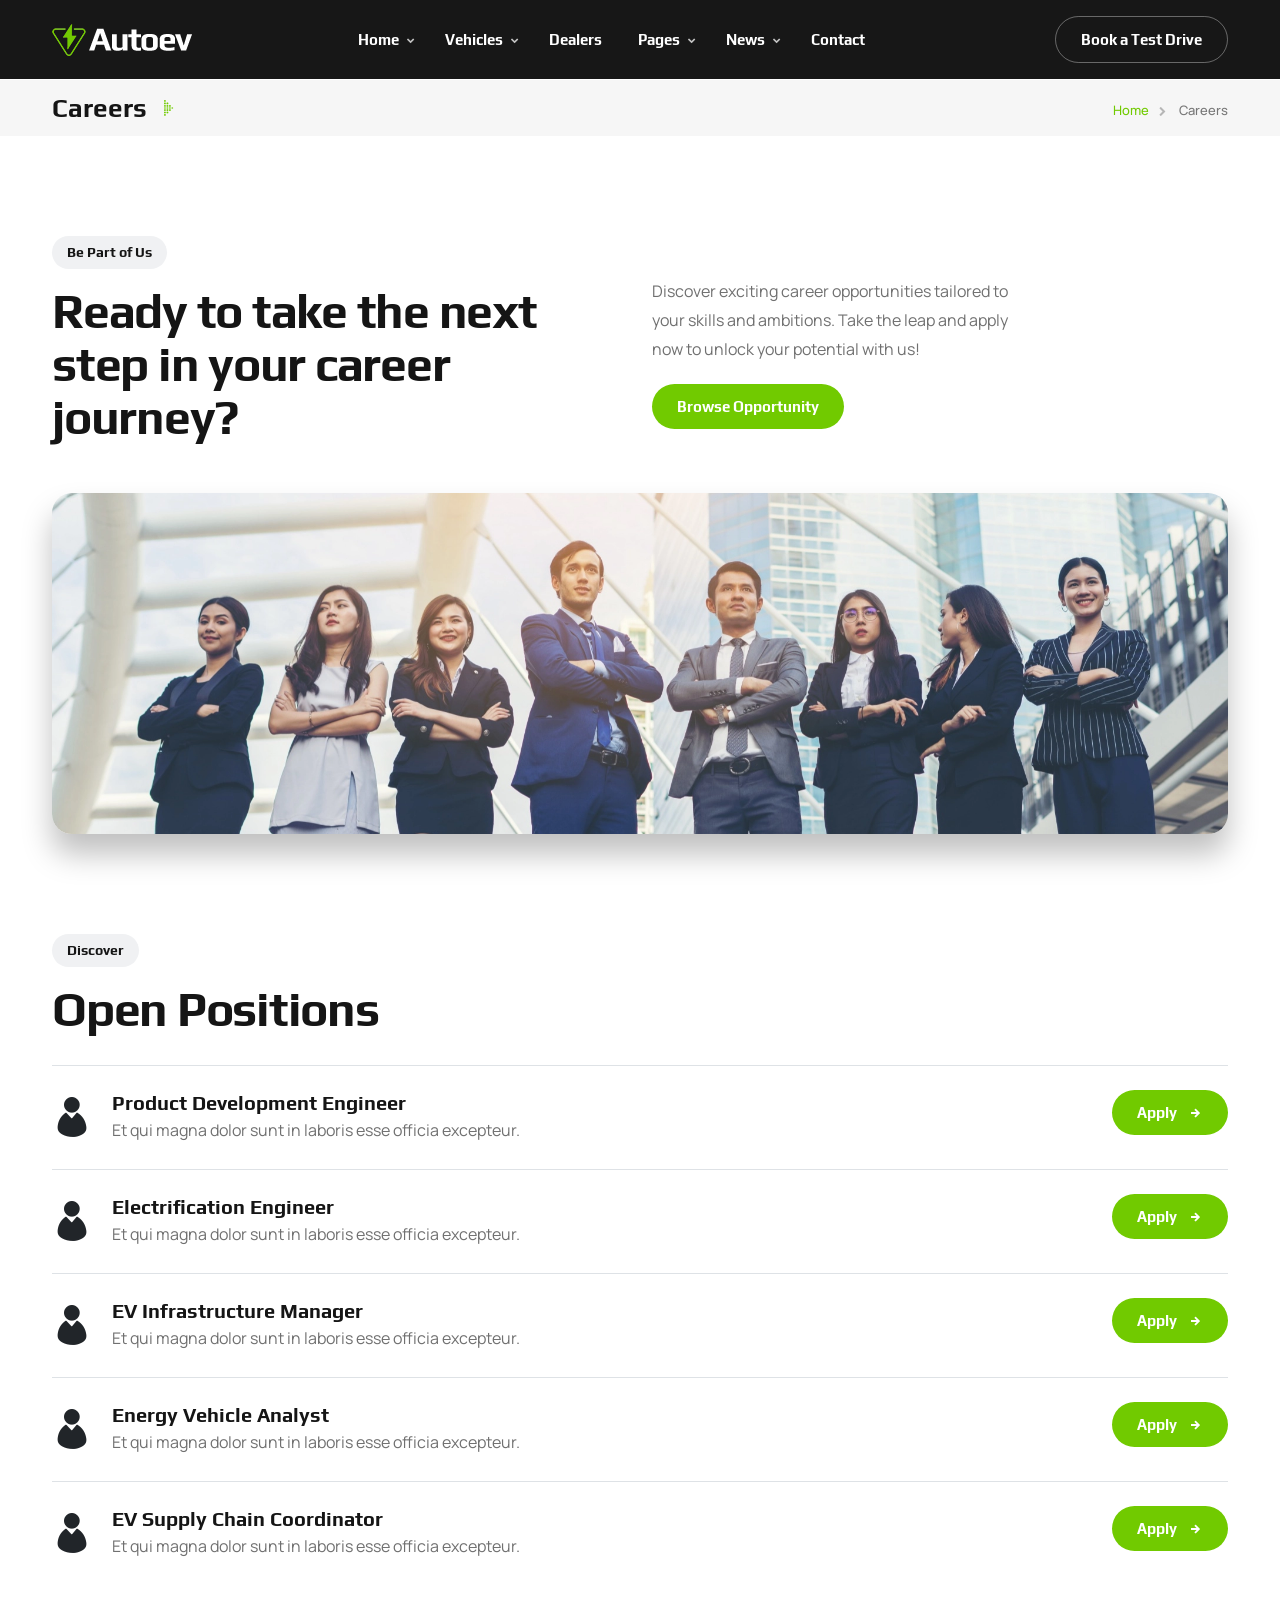
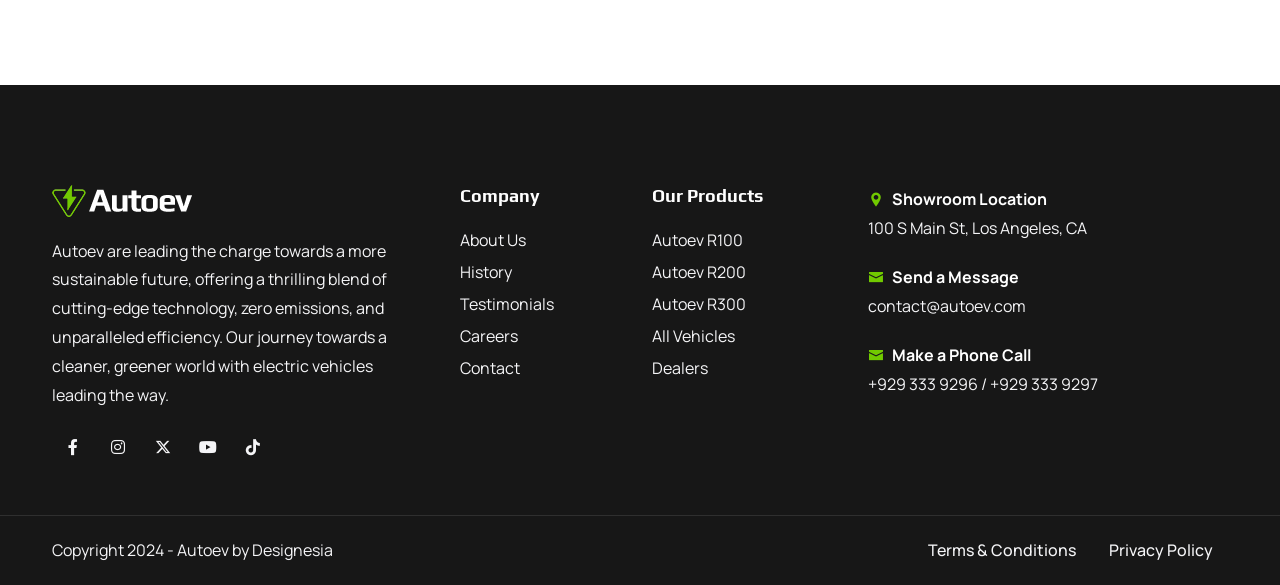
<file: careers.html>
<!DOCTYPE html>
<html lang="en">


<!-- Mirrored from madebydesignesia.com/themes/autoev/careers.html by HTTrack Website Copier/3.x [XR&CO'2014], Sun, 21 Jul 2024 13:08:30 GMT -->
<head>
    <title>Autoev — Electric Vehicle Charging EV Dealer Website Template</title>
    <link rel="icon" href="images/icon.png" type="image/gif" sizes="16x16">
    <meta content="text/html;charset=utf-8" http-equiv="Content-Type">
    <meta content="width=device-width, initial-scale=1.0" name="viewport" >
    <meta content="Autoev — Electric Vehicle Charging EV Dealer Website Template" name="description" >
    <meta content="" name="keywords" >
    <meta content="" name="author" >
    <!-- CSS Files
    ================================================== -->
    <link href="css/bootstrap.min.css" rel="stylesheet" type="text/css" id="bootstrap">
    <link href="css/plugins.css" rel="stylesheet" type="text/css" >
    <link href="css/swiper.css" rel="stylesheet" type="text/css" >
    <link href="css/style.css" rel="stylesheet" type="text/css" >
    <link href="css/swiper-custom.css" rel="stylesheet" type="text/css" >
    <link href="css/coloring.css" rel="stylesheet" type="text/css" >
    <!-- color scheme -->
    <link id="colors" href="css/colors/scheme-01.css" rel="stylesheet" type="text/css" >

</head>

<body>
    <div id="wrapper">
        <div class="float-text show-on-scroll">
            <span><a href="#">Scroll to top</a></span>
        </div>
        <div class="scrollbar-v show-on-scroll"></div>
        
        <!-- page preloader begin -->
        <div id="de-loader"></div>
        <!-- page preloader close -->

        <!-- header begin -->
        <header class="scroll-light has-topbar">
            <div class="container">
                <div class="row">
                    <div class="col-md-12">
                        <div class="de-flex sm-pt10">
                            <div class="de-flex-col">
                                <!-- logo begin -->
                                <div id="logo">
                                    <a href="index-2.html">
                                        <img class="logo-main" src="images/logo-white.webp" alt="" >
                                        <img class="logo-scroll" src="images/logo-black.webp" alt="" >
                                        <img class="logo-mobile" src="images/logo-white.webp" alt="" >
                                    </a>
                                </div>
                                <!-- logo close -->
                            </div>
                            <div class="de-flex-col header-col-mid">
                                <ul id="mainmenu">
                                    <li><a class="menu-item" href="index-2.html">Home</a>
                                        <ul class="mega">
                                            <li>
                                                <div class="container">
                                                    <div class="sb-menu p-4">
                                                        <div class="row g-4">
                                                            <div class="col-lg-2 text-center">
                                                                <div class="bg-grey rounded-10px relative hover text-center">
                                                                    <a href="index-2.html">
                                                                        <img src="images/demo/homepage-1.jpg" class="w-100 relative z-1000 hover-scale-1-1 rounded-5px" alt="">
                                                                    </a>

                                                                    <div class="absolute w-100 h-100 start-0 top-0 rounded-10px hover-bg-color"></div>
                                                                </div>                            
                                                                <h5 class="mt-3 mb-1">Homepage 1</h5>                          
                                                            </div>

                                                            <div class="col-lg-2 text-center">
                                                                <div class="bg-grey rounded-10px relative hover text-center">
                                                                    <a href="homepage-2.html">
                                                                        <img src="images/demo/homepage-2.jpg" class="w-100 relative z-1000 hover-scale-1-1 rounded-5px" alt="">
                                                                    </a>

                                                                    <div class="absolute w-100 h-100 start-0 top-0 rounded-10px hover-bg-color"></div>
                                                                </div>                            
                                                                <h5 class="mt-3 mb-1">Homepage 3</h5>                          
                                                            </div>

                                                            <div class="col-lg-2 text-center">
                                                                <div class="bg-grey rounded-10px relative hover text-center">
                                                                    <a href="homepage-3.html">
                                                                        <img src="images/demo/homepage-3.jpg" class="w-100 relative z-1000 hover-scale-1-1 rounded-5px" alt="">
                                                                    </a>

                                                                    <div class="absolute w-100 h-100 start-0 top-0 rounded-10px hover-bg-color"></div>
                                                                </div>                            
                                                                <h5 class="mt-3 mb-1">Homepage 3</h5>                          
                                                            </div>

                                                            <div class="col-lg-2 text-center">
                                                                <div class="bg-grey rounded-10px relative hover text-center">
                                                                    <a href="homepage-4.html">
                                                                        <img src="images/demo/homepage-4.jpg" class="w-100 relative z-1000 hover-scale-1-1 rounded-5px" alt="">
                                                                    </a>

                                                                    <div class="absolute w-100 h-100 start-0 top-0 rounded-10px hover-bg-color"></div>
                                                                </div>                            
                                                                <h5 class="mt-3 mb-1">Homepage 4</h5>                          
                                                            </div>

                                                            <div class="col-lg-2 text-center">
                                                                <div class="bg-grey rounded-10px relative hover text-center">
                                                                    <a href="homepage-5.html">
                                                                        <img src="images/demo/homepage-5.jpg" class="w-100 relative z-1000 hover-scale-1-1 rounded-5px" alt="">
                                                                    </a>

                                                                    <div class="absolute w-100 h-100 start-0 top-0 rounded-10px hover-bg-color"></div>
                                                                </div>                            
                                                                <h5 class="mt-3 mb-1">Homepage 5</h5>                          
                                                            </div>

                                                            <div class="col-lg-2 text-center">
                                                                <div class="bg-grey rounded-10px relative hover text-center">
                                                                    <div>
                                                                        <img src="images/demo/coming-soon.jpg" class="w-100 relative z-1000 hover-scale-1-1 rounded-5px" alt="">
                                                                    </div>

                                                                    <div class="absolute w-100 h-100 start-0 top-0 rounded-10px hover-bg-color"></div>
                                                                </div>                            
                                                                <h5 class="mt-3 mb-1">Coming Soon</h5>                          
                                                            </div>
                                                        </div>
                                                    </div>
                                                </div>                                                
                                            </li>
                                        </ul>
                                    </li>
                                    <li><a class="menu-item" href="vehicles.html">Vehicles</a>
                                        <ul class="mega">
                                            <li>
                                                <div class="container">
                                                    <div class="sb-menu p-4">
                                                        <div class="row g-4">
                                                            <div class="col-lg-3 text-center">
                                                                <div class="bg-grey p-2 rounded-10px relative hover text-center">
                                                                    <a href="vehicle-single-1.html">
                                                                        <img src="images/misc/4.webp" class="w-100 relative z-1000 hover-scale-1-2" alt="">
                                                                        <img src="images/misc/10.webp" class="absolute start-10 top-10 w-20" alt="">
                                                                    </a>

                                                                    <div class="absolute w-100 h-100 start-0 top-0 rounded-10px hover-bg-color"></div>
                                                                </div>                            
                                                                <h4 class="mt-3 mb-1">Autoev R100</h4>
                                                                <p class="mb-0">Ride the Future: Silent, Smooth, Electric</p>                            
                                                                
                                                            </div>
                                                            <div class="col-lg-3 text-center">
                                                                <div class="bg-grey p-2 rounded-10px relative hover text-center">
                                                                    <a href="vehicle-single-2.html">
                                                                        <img src="images/misc/m2.webp" class="w-100 relative z-1000 hover-scale-1-2" alt="">
                                                                        <img src="images/misc/10.webp" class="absolute start-10 top-10 w-20" alt="">
                                                                    </a>

                                                                    <div class="absolute w-100 h-100 start-0 top-0 rounded-10px hover-bg-color"></div>
                                                                </div>
                                                                <h4 class="mt-3 mb-1"><span class="bg-color me-2 fs-15 px-2 rounded-5px text-uppercase anim-op-blink-to-light">New</span>Autoev R200</h4>
                                                                <p class="mb-0">Redefining Motorcycle Performance.</p>
                                                                
                                                            </div>
                                                            <div class="col-lg-3 text-center">
                                                                <div class="bg-grey p-2 rounded-10px relative hover text-center">
                                                                    <a href="vehicle-single-3.html">
                                                                        <img src="images/misc/m3.webp" class="w-100 relative z-1000 hover-scale-1-2" alt="">
                                                                        <img src="images/misc/10.webp" class="absolute start-10 top-10 w-20" alt="">
                                                                    </a>

                                                                    <div class="absolute w-100 h-100 start-0 top-0 rounded-10px hover-bg-color"></div>
                                                                </div>
                                                                <h4 class="mt-3 mb-1">Autoev R300</h4>
                                                                <p class="mb-0">Where Sustainability Meets Adventure.</p>
                                                                
                                                            </div>

                                                            <div class="col-lg-3 text-center">
                                                                <div class="bg-grey p-2 rounded-10px relative hover text-center">
                                                                    <a href="vehicles.html">
                                                                        <img src="images/misc/11.webp" class="w-100 relative z-1000 hover-scale-1-2" alt="">
                                                                        <img src="images/misc/10.webp" class="absolute start-10 top-10 w-20" alt="">
                                                                    </a>

                                                                    <div class="absolute w-100 h-100 start-0 top-0 rounded-10px hover-bg-color"></div>
                                                                </div>
                                                                <h4 class="mt-3 mb-1">All Vehicles</h4>
                                                                <p class="mb-0">View All Models.</p>
                                                                
                                                            </div>
                                                        </div>
                                                    </div>
                                                </div>                                                
                                            </li>
                                        </ul>
                                    </li>
                                    <li><a class="menu-item" href="dealers.html">Dealers</a></li>
                                    <li><a class="menu-item" href="#">Pages</a>
                                        <ul class="mega mega-3-cols">
                                            <div class="sb-menu p-4">
                                                <div class="row g-4">
                                                    <div class="col-lg-4">
                                                        <h5>Company</h5>
                                                        <ul class="no-bg">
                                                            <li><a href="about.html">About Us</a></li>
                                                            <li><a href="news.html">News</a></li>
                                                            <li><a href="testimonials.html">Testimonials</a></li>
                                                            <li><a href="history.html">History</a></li>
                                                            <li><a href="careers.html">Careers</a></li>
                                                        </ul>
                                                    </div>
                                                    <div class="col-lg-4">
                                                        <h5>Vehicles</h5>
                                                        <ul class="no-bg">
                                                            <li><a href="vehicles.html">All Vehicles</a></li>
                                                            <li><a href="vehicle-single-1.html">Vehicle Details 1</a></li>
                                                            <li><a href="vehicle-single-2.html">Vehicle Details 2</a></li>
                                                            <li><a href="vehicle-single-3.html">Vehicle Details 3</a></li>
                                                            <li><a href="pricing-table.html">Pricing Table</a></li>
                                                        </ul>
                                                    </div>
                                                    <div class="col-lg-4">
                                                        <h5>Gallery</h5>
                                                        <ul class="no-bg">
                                                            <li><a href="gallery-grid.html">Gallery Grid</a></li>
                                                            <li><a href="gallery-carousel.html">Gallery Carousel</a></li>
                                                            <li><a href="gallery-marquee.html">Gallery Marquee</a></li>
                                                        </ul>

                                                        <div class="spacer-single"></div>

                                                        <h5>Misc</h5>
                                                        <ul class="no-bg">
                                                            <li><a href="bootstrap-5-elements.html">Bootstrap 5 Elements</a></li>
                                                        </ul>
                                                    </div>
                                                </div>
                                            </div>
                                        </ul>
                                    </li>
                                    <li>
                                        <a class="menu-item" href="news.html">News</a>
                                        <ul>
                                            <li><a class="menu-item" href="news.html">News Default</a></li>
                                            <li><a class="menu-item" href="news-modern.html">News Modern</a></li>
                                            <li><a class="menu-item" href="news-creative.html">News Creative</a></li>
                                            <li><a class="menu-item" href="news-poster.html">News Poster</a></li>
                                            <li><a class="menu-item" href="news-classic.html">News Classic</a></li>
                                            <li><a class="menu-item" href="news-plain.html">News Plain</a></li>
                                            <li><a class="menu-item" href="news-poster-fullpage.html">News Fullpage</a></li>
                                            <li><a class="menu-item" href="news-sidebar-1.html">News with Sidebar</a></li>
                                        </ul>
                                    </li>
                                    <li><a class="menu-item" href="contact.html">Contact</a></li>
                                </ul>
                            </div>
                            <div class="de-flex-col">
                                <div class="menu_side_area">          
                                    <a href="contact.html" class="btn-line">Book a Test Drive</a>
                                    <span id="menu-btn"></span>
                                </div>
                            </div>
                        </div>
                    </div>
                </div>
            </div>
        </header>
        <!-- header close -->
        <!-- content begin -->
        <div class="no-bottom no-top" id="content">

            <div id="top"></div>

            <section class="pt10 pb10 mt80 bg-grey">
                <div class="container">
                    <div class="row align-items-center">
                        <div class="col-lg-6">
                            <h3 class="mb-0">Careers<i class="icofont-dotted-right id-color ms-2"></i></h3>
                        </div>

                        <div class="col-lg-6 text-lg-end">
                            <ul class="crumb">
                                <li><a href="index-2.html">Home</a></li>
                                <li class="active">Careers</li>
                            </ul>
                        </div>
                    </div>
                </div>
            </section>

            <section>
                <div class="container">
                    <div class="row g-4 align-items-center">
                        <div class="col-lg-6">
                            <div class="subtitle mb-3">Be Part of Us</div>
                            <h2>Ready to take the next step in your career journey?</h2>
                        </div>

                        <div class="col-lg-4">
                            <p>Discover exciting career opportunities tailored to your skills and ambitions. Take the leap and apply now to unlock your potential with us!</p>
                            <a class="btn-main" href="#">Browse Opportunity</a>
                        </div>

                        <div class="col-lg-12">
                            <img src="images/background/6.webp" class="img-fluid rounded-20px position-relative z-index-1 shadow-soft wow fadeInRight" alt="">
                        </div>
                    </div>
                </div>
            </section>

            <section class="no-top">
                <div class="container">
                    <div class="row g-4">
                        <div class="col-lg-12">
                            <div class="subtitle mb-3">
                                Discover
                            </div>
                            <h2 class="mb-0">Open Positions</h2>
                        </div>

                        <div class="col-lg-12">
                            <div class="relative d-sm-flex d-xs-block justify-content-between py-4 border-top">
                                <div class="relative pl-60">
                                    <i class="icofont-user-alt-2 absolute abs-middle text-dark fs-40 start-0"></i>
                                    <h4 class="mb-0">Product Development Engineer</h4>
                                    Et qui magna dolor sunt in laboris esse officia excepteur.
                                </div>

                                <div class="text-end">
                                    <a class="btn-main" href="#">Apply <i class="icofont-arrow-right ms-2"></i></a>
                                </div>
                            </div>

                            <div class="relative d-sm-flex d-xs-block justify-content-between py-4 border-top">
                                <div class="relative pl-60">
                                    <i class="icofont-user-alt-2 absolute abs-middle text-dark fs-40 start-0"></i>
                                    <h4 class="mb-0">Electrification Engineer</h4>
                                    Et qui magna dolor sunt in laboris esse officia excepteur.
                                </div>

                                <div class="text-end">
                                    <a class="btn-main" href="#">Apply <i class="icofont-arrow-right ms-2"></i></a>
                                </div>
                            </div>

                            <div class="relative d-sm-flex d-xs-block justify-content-between py-4 border-top">
                                <div class="relative pl-60">
                                    <i class="icofont-user-alt-2 absolute abs-middle text-dark fs-40 start-0"></i>
                                    <h4 class="mb-0">EV Infrastructure Manager</h4>
                                    Et qui magna dolor sunt in laboris esse officia excepteur.
                                </div>

                                <div class="text-end">
                                    <a class="btn-main" href="#">Apply <i class="icofont-arrow-right ms-2"></i></a>
                                </div>
                            </div>

                            <div class="relative d-sm-flex d-xs-block justify-content-between py-4 border-top">
                                <div class="relative pl-60">
                                    <i class="icofont-user-alt-2 absolute abs-middle text-dark fs-40 start-0"></i>
                                    <h4 class="mb-0">Energy Vehicle Analyst</h4>
                                    Et qui magna dolor sunt in laboris esse officia excepteur.
                                </div>

                                <div class="text-end">
                                    <a class="btn-main" href="#">Apply <i class="icofont-arrow-right ms-2"></i></a>
                                </div>
                            </div>

                            <div class="relative d-sm-flex d-xs-block justify-content-between py-4 border-top">
                                <div class="relative pl-60">
                                    <i class="icofont-user-alt-2 absolute abs-middle text-dark fs-40 start-0"></i>
                                    <h4 class="mb-0">EV Supply Chain Coordinator</h4>
                                    Et qui magna dolor sunt in laboris esse officia excepteur.
                                </div>

                                <div class="text-end">
                                    <a class="btn-main" href="#">Apply <i class="icofont-arrow-right ms-2"></i></a>
                                </div>
                            </div>

                        </div>
                    </div>
                </div>
            </section>

        </div>
        <!-- content close -->
        
        <!-- footer begin -->
        <footer class="section-dark">
            <div class="container">
                <div class="row gx-5">
                    <div class="col-lg-4 col-sm-6">
                        <img src="images/logo-white.webp" alt="" >
                        <div class="spacer-20"></div>
                        <p>Autoev are leading the charge towards a more sustainable future, offering a thrilling blend of cutting-edge technology, zero emissions, and unparalleled efficiency. Our journey towards a cleaner, greener world with electric vehicles leading the way.</p>

                        <div class="social-icons mb-sm-30">
                            <a href="#"><i class="fa-brands fa-facebook-f"></i></a>
                            <a href="#"><i class="fa-brands fa-instagram"></i></a>
                            <a href="#"><i class="fa-brands fa-x-twitter"></i></a>
                            <a href="#"><i class="fa-brands fa-youtube"></i></a>
                            <a href="#"><i class="fa-brands fa-tiktok"></i></a>
                        </div>
                    </div>
                    <div class="col-lg-4 col-sm-12 order-lg-1 order-sm-2">
                        <div class="row">
                            <div class="col-lg-6 col-sm-6">
                                <div class="widget">
                                    <h5>Company</h5>
                                    <ul>                                        
                                        <li><a href="about.html">About Us</a></li>
                                        <li><a href="history.html">History</a></li>
                                        <li><a href="testimonials.html">Testimonials</a></li>
                                        <li><a href="careers.html">Careers</a></li>
                                        <li><a href="contact.html">Contact</a></li>
                                    </ul>
                                </div>
                            </div>
                            <div class="col-lg-6 col-sm-6">
                                <div class="widget">
                                    <h5>Our Products</h5>
                                    <ul>
                                        <li><a href="vehicle-single-1.html">Autoev R100</a></li>
                                        <li><a href="vehicle-single-2.html">Autoev R200</a></li>
                                        <li><a href="vehicle-single-3.html">Autoev R300</a></li>
                                        <li><a href="vehicles.html">All Vehicles</a></li>
                                        <li><a href="dealers.html">Dealers</a></li>
                                    </ul>
                                </div>
                            </div>
                        </div>
                    </div>
                    <div class="col-lg-4 col-sm-6 order-lg-2 order-sm-1">
                        <div class="widget">
                            <div class="fw-bold text-white"><i class="icofont-location-pin me-2 id-color"></i>Showroom Location</div>
                            100 S Main St, Los Angeles, CA

                            <div class="spacer-20"></div>

                            <div class="fw-bold text-white"><i class="icofont-envelope me-2 id-color"></i>Send a Message</div>
                            contact@autoev.com     

                            <div class="spacer-20"></div>

                            <div class="fw-bold text-white"><i class="icofont-envelope me-2 id-color"></i>Make a Phone Call</div>
                            +929 333 9296 / +929 333 9297                            
                        </div>
                    </div>
                </div>
            </div>
            <div class="subfooter">
                <div class="container">
                    <div class="row">
                        <div class="col-md-12">
                            <div class="de-flex">
                                <div class="de-flex-col">
                                    Copyright 2024 - Autoev by Designesia
                                </div>
                                <ul class="menu-simple">
                                    <li><a href="#">Terms &amp; Conditions</a></li>
                                    <li><a href="#">Privacy Policy</a></li>
                                </ul>
                            </div>
                        </div>
                    </div>
                </div>
            </div>
        </footer>
        <!-- footer close -->
    </div>

    <div id="buy-now" class="show-on-scroll">
        <a class="btn-buy" href="https://themeforest.net/cart/configure_before_adding/52788184" target="_blank">Buy on <img src="demo/envato.png" class="" alt=""></a>
    </div>
    
    <!-- Javascript Files
    ================================================== -->
    <script src="js/plugins.js"></script>
    <script src="js/designesia.js"></script>
    <script src="js/swiper.js"></script>
    <script src="js/custom-marquee.js"></script>
    <script src="js/custom-swiper-1.js"></script>

</body>


<!-- Mirrored from madebydesignesia.com/themes/autoev/careers.html by HTTrack Website Copier/3.x [XR&CO'2014], Sun, 21 Jul 2024 13:08:30 GMT -->
</html>
</file>
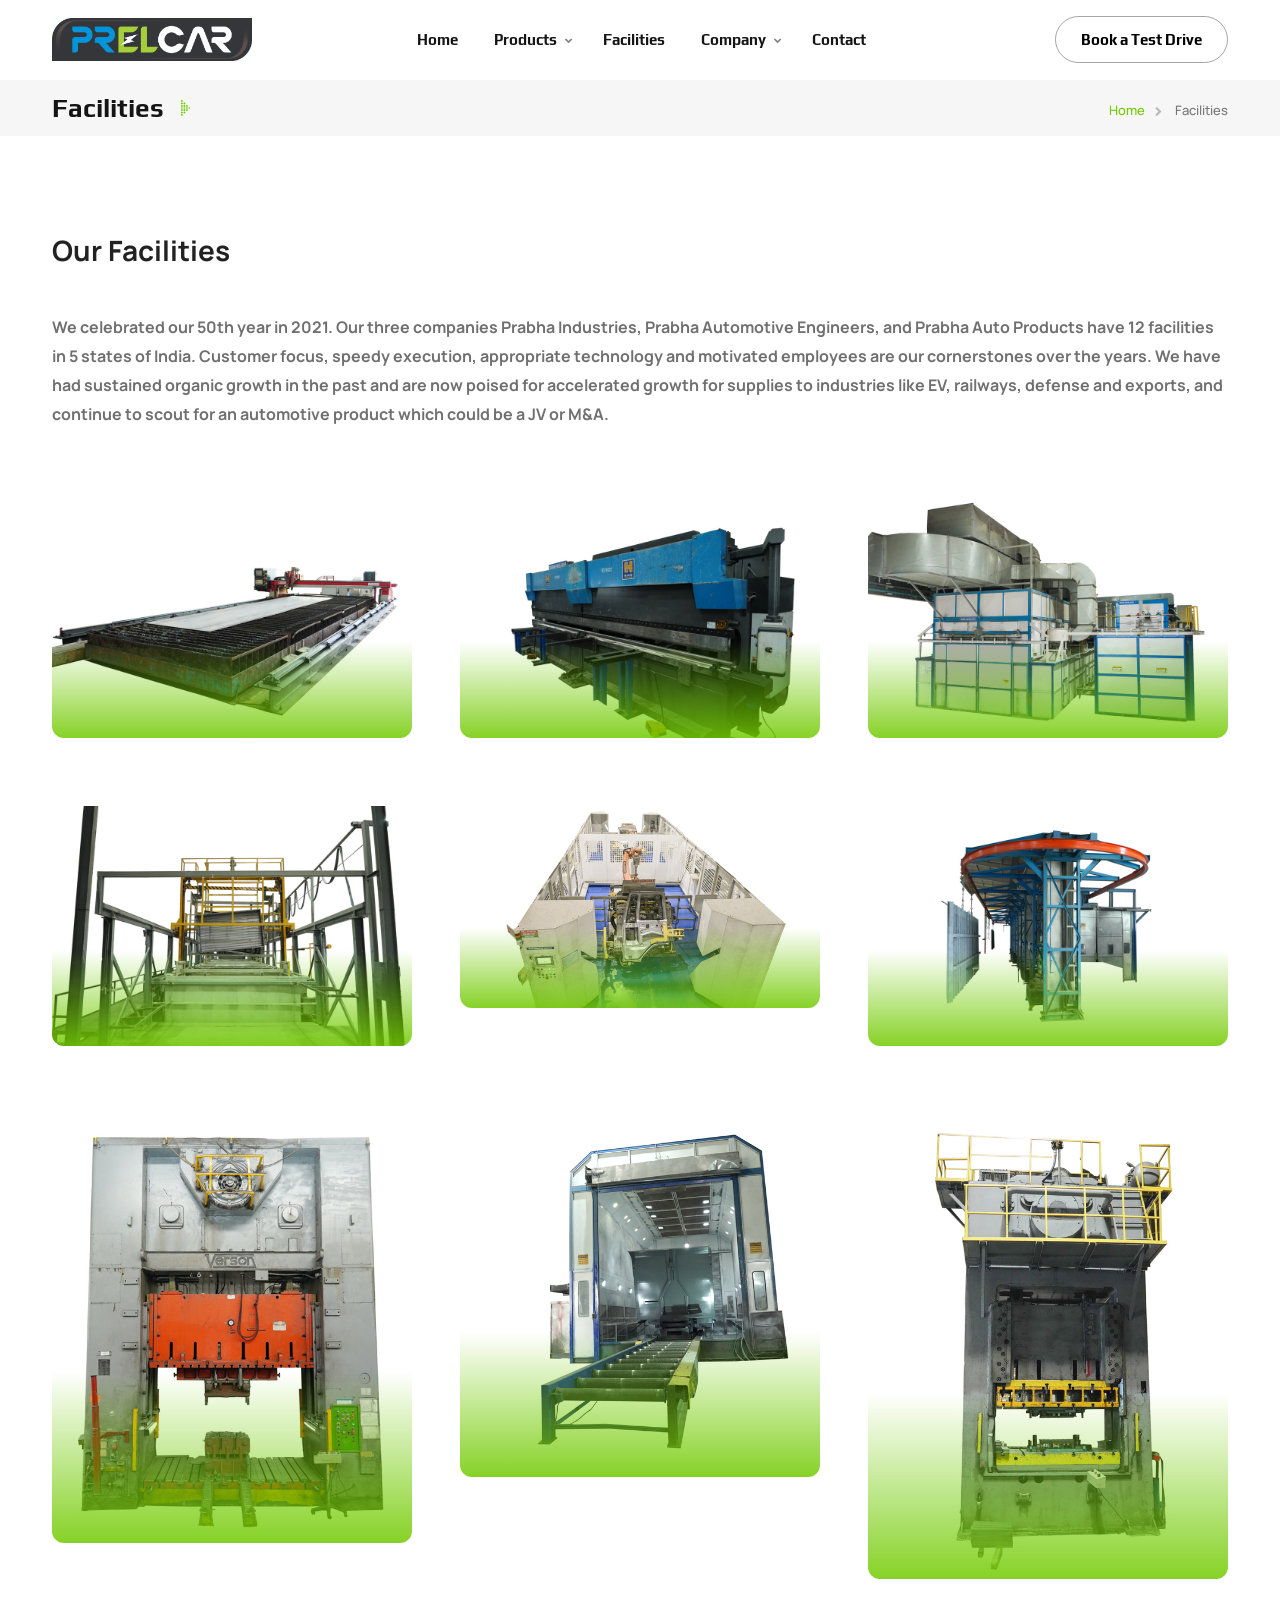
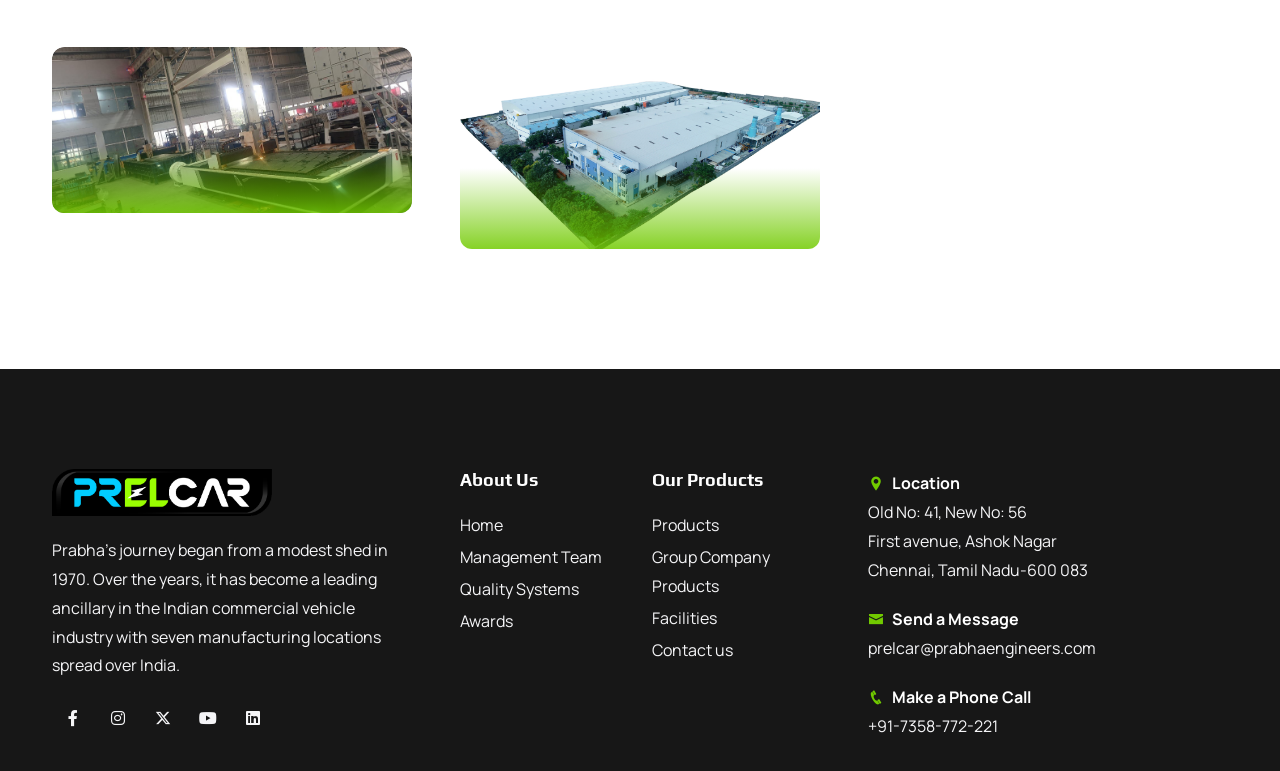
<file: dealers.html>
<!DOCTYPE html>
<html lang="en">


<!-- Mirrored from madebydesignesia.com/themes/autoev/dealers.html by HTTrack Website Copier/3.x [XR&CO'2014], Sun, 21 Jul 2024 13:08:22 GMT -->
<head>
    <title>Welcome to Prelcar</title>
    <link rel="icon" href="images/PRELCAR LOGO FINAL 26 Apr 2024 JPG.jpg" type="image/gif" sizes="16x16">
    <meta content="text/html;charset=utf-8" http-equiv="Content-Type">
    <meta content="width=device-width, initial-scale=1.0" name="viewport" >
    <meta content="Autoev — Electric Vehicle Charging EV Dealer Website Template" name="description" >
    <meta content="" name="keywords" >
    <meta content="" name="author" >
    <!-- CSS Files
    ================================================== -->
    <link href="css/bootstrap.min.css" rel="stylesheet" type="text/css" id="bootstrap">
    <link href="css/plugins.css" rel="stylesheet" type="text/css" >
    <link href="css/swiper.css" rel="stylesheet" type="text/css" >
    <link href="css/style.css" rel="stylesheet" type="text/css" >
    <link href="css/swiper-custom.css" rel="stylesheet" type="text/css" >
    <link href="css/coloring.css" rel="stylesheet" type="text/css" >
    <!-- color scheme -->
    <link id="colors" href="css/colors/scheme-01.css" rel="stylesheet" type="text/css" >

</head>

<body>
    <div id="wrapper">
        <div class="float-text show-on-scroll">
            <span><a href="#">Scroll to top</a></span>
        </div>
        <div class="scrollbar-v show-on-scroll"></div>
        
        <!-- page preloader begin -->
        <div id="de-loader"></div>
        <!-- page preloader close -->

        <!-- header begin -->
        <header class="header-light scroll-light has-topbar">
            <div class="container">
                <div class="row">
                    <div class="col-md-12">
                        <div class="de-flex sm-pt10">
                            <div class="de-flex-col">
                                <!-- logo begin -->
                                <div id="logo">
                                    <a href="index-2.html">
                                        <img class="logo-main" src="./images/PRELCAR LOGO FINAL 26 Apr 2024 JPG.jpg" alt="" width="200px">
                                        <img class="logo-scroll" src="images/logo-black.webp" alt="" >
                                        <img class="logo-mobile" src="images/logo-black.webp" alt="" >
                                    </a>
                                </div>
                                <!-- logo close -->
                            </div>
                            <div class="de-flex-col header-col-mid">
                                <ul id="mainmenu">
                                    <li><a class="menu-item" href="index.html">Home</a>
                                        <!-- <ul class="mega">
                                            <li>
                                                <div class="container">
                                                    <div class="sb-menu p-4">
                                                        <div class="row g-4">
                                                            <div class="col-lg-2 text-center">
                                                                <div class="bg-grey rounded-10px relative hover text-center">
                                                                    <a href="index.html">
                                                                        <img src="images/demo/homepage-1.jpg" class="w-100 relative z-1000 hover-scale-1-1 rounded-5px" alt="">
                                                                    </a>

                                                                    <div class="absolute w-100 h-100 start-0 top-0 rounded-10px hover-bg-color"></div>
                                                                </div>                            
                                                                <h5 class="mt-3 mb-1">Homepage 1</h5>                          
                                                            </div>

                                                            <div class="col-lg-2 text-center">
                                                                <div class="bg-grey rounded-10px relative hover text-center">
                                                                    <a href="homepage-2.html">
                                                                        <img src="images/demo/homepage-2.jpg" class="w-100 relative z-1000 hover-scale-1-1 rounded-5px" alt="">
                                                                    </a>

                                                                    <div class="absolute w-100 h-100 start-0 top-0 rounded-10px hover-bg-color"></div>
                                                                </div>                            
                                                                <h5 class="mt-3 mb-1">Homepage 3</h5>                          
                                                            </div>

                                                            <div class="col-lg-2 text-center">
                                                                <div class="bg-grey rounded-10px relative hover text-center">
                                                                    <a href="homepage-3.html">
                                                                        <img src="images/demo/homepage-3.jpg" class="w-100 relative z-1000 hover-scale-1-1 rounded-5px" alt="">
                                                                    </a>

                                                                    <div class="absolute w-100 h-100 start-0 top-0 rounded-10px hover-bg-color"></div>
                                                                </div>                            
                                                                <h5 class="mt-3 mb-1">Homepage 3</h5>                          
                                                            </div>

                                                            <div class="col-lg-2 text-center">
                                                                <div class="bg-grey rounded-10px relative hover text-center">
                                                                    <a href="homepage-4.html">
                                                                        <img src="images/demo/homepage-4.jpg" class="w-100 relative z-1000 hover-scale-1-1 rounded-5px" alt="">
                                                                    </a>

                                                                    <div class="absolute w-100 h-100 start-0 top-0 rounded-10px hover-bg-color"></div>
                                                                </div>                            
                                                                <h5 class="mt-3 mb-1">Homepage 4</h5>                          
                                                            </div>

                                                            <div class="col-lg-2 text-center">
                                                                <div class="bg-grey rounded-10px relative hover text-center">
                                                                    <a href="homepage-5.html">
                                                                        <img src="images/demo/homepage-5.jpg" class="w-100 relative z-1000 hover-scale-1-1 rounded-5px" alt="">
                                                                    </a>

                                                                    <div class="absolute w-100 h-100 start-0 top-0 rounded-10px hover-bg-color"></div>
                                                                </div>                            
                                                                <h5 class="mt-3 mb-1">Homepage 5</h5>                          
                                                            </div>

                                                            <div class="col-lg-2 text-center">
                                                                <div class="bg-grey rounded-10px relative hover text-center">
                                                                    <div>
                                                                        <img src="images/demo/coming-soon.jpg" class="w-100 relative z-1000 hover-scale-1-1 rounded-5px" alt="">
                                                                    </div>

                                                                    <div class="absolute w-100 h-100 start-0 top-0 rounded-10px hover-bg-color"></div>
                                                                </div>                            
                                                                <h5 class="mt-3 mb-1">Coming Soon</h5>                          
                                                            </div>
                                                        </div>
                                                    </div>
                                                </div>                                                
                                            </li>
                                        </ul> -->
                                    </li>
                                    <li><a class="menu-item" href="#">Products</a>
                                        <ul class="mega">
                                            <li>
                                                <div class="container">
                                                    <div class="sb-menu p-4">
                                                        <div class="row g-4">
                                                         <!-- Open Loader -->
                                                         <div class="col-lg-2 text-center">
                                                            <div class="bg-grey p-2 rounded-10px relative hover text-center">
                                                                <a href="vehicle-single-1.html">
                                                                    <img src="images/SL3.png" class="w-100 relative z-1000 hover-scale-1-2" alt="">
                                                                    <!-- <img src="images/misc/10.webp" class="absolute start-10 top-10 w-20" alt=""> -->
                                                                </a>

                                                                <div class="absolute w-100 h-100 start-0 top-0 rounded-10px hover-bg-color"></div>
                                                            </div>                            
                                                            <h4 class="mt-3 mb-1">Open Loader</h4>
                                                            <p class="mb-0">Ride the Future: Silent, Smooth, Electric</p>                            
                                                            
                                                        </div>
                                                        <!-- Kitchen Cart -->
                                                        <div class="col-lg-2 text-center">
                                                            <div class="bg-grey p-2 rounded-10px relative hover text-center">
                                                                <a href="vehicle-single-2.html">
                                                                    <img src="images/KitchenCart/kcload.png " class="w-100 relative z-1000 hover-scale-1-2" alt="">
                                                                    <!-- <img src="images/misc/10.webp" class="absolute start-10 top-10 w-20" alt=""> -->
                                                                </a>

                                                                <div class="absolute w-100 h-100 start-0 top-0 rounded-10px hover-bg-color"></div>
                                                            </div>
                                                            <h4 class="mt-3 mb-1">Kitchen Cart</h4>
                                                            <p class="mb-0">Redefining Performance.</p>
                                                            
                                                        </div>
                                                        <!-- Manual Hydraulic -->
                                                        <div class="col-lg-2 text-center">
                                                            <div class="bg-grey p-2 rounded-10px relative hover text-center">
                                                                <a href="vehicle-single-3.html">
                                                                    <img src="images/ManualHyd/hydload.png" class="w-100 relative z-1000 hover-scale-1-2" alt="">
                                                                    <!-- <img src="images/misc/10.webp" class="absolute start-10 top-10 w-20" alt=""> -->
                                                                </a>

                                                                <div class="absolute w-100 h-100 start-0 top-0 rounded-10px hover-bg-color"></div>
                                                            </div>
                                                            <h4 class="mt-3 mb-1">Manual Hydraulic</h4>
                                                            <p class="mb-0">Where Sustainability Meets Adventure.</p>
                                                            
                                                        </div>
                                                               <!-- Vegetable Cart -->

                                                            <div class="col-lg-2 text-center">
                                                                <div class="bg-grey p-2 rounded-10px relative hover text-center">
                                                                    <a href="vehicle-single-4.html">
                                                                        <img src="images/VegetableCart/vegkart.png" class="w-100 relative z-1000 hover-scale-1-2" alt="">
                                                                        <!-- <img src="images/misc/10.webp" class="absolute start-10 top-10 w-20" alt=""> -->
                                                                    </a>

                                                                    <div class="absolute w-100 h-100 start-0 top-0 rounded-10px hover-bg-color"></div>
                                                                </div>                            
                                                                <h4 class="mt-3 mb-1">Vegetable Cart</h4>
                                                                <p class="mb-0"> Silent, Smooth, Electric</p>                            
                                                                
                                                            </div>
                                                            <!-- Closed Loader -->
                                                            <div class="col-lg-2 text-center">
                                                                <div class="bg-grey p-2 rounded-10px relative hover text-center">
                                                                    <a href="vehicle-single-5.html">
                                                                        <img src="images/ClosedLoader/SL2.png" class="w-100 relative z-1000 hover-scale-1-2" alt="">
                                                                        <!-- <img src="images/misc/10.webp" class="absolute start-10 top-10 w-20" alt=""> -->
                                                                    </a>

                                                                    <div class="absolute w-100 h-100 start-0 top-0 rounded-10px hover-bg-color"></div>
                                                                </div>
                                                                <h4 class="mt-3 mb-1">Closed Loader</h4>
                                                                <p class="mb-0">Best Performance.</p>
                                                                
                                                            </div>
                                                            <!-- Water Can Loader -->
                                                            <div class="col-lg-2 text-center">
                                                                <div class="bg-grey p-2 rounded-10px relative hover text-center">
                                                                    <a href="vehicle-single-6.html">
                                                                        <img src="images/WaterCanLoader/wcload.png" class="w-100 relative z-1000 hover-scale-1-2" alt="">
                                                                        <!-- <img src="images/misc/10.webp" class="absolute start-10 top-10 w-20" alt=""> -->
                                                                    </a>

                                                                    <div class="absolute w-100 h-100 start-0 top-0 rounded-10px hover-bg-color"></div>
                                                                </div>
                                                                <h4 class="mt-3 mb-1">Water Can Loader</h4>
                                                                <p class="mb-0">Meets Future.</p>
                                                                
                                                            </div>
                                                        </div>
                                                    </div>
                                                </div>                                                
                                            </li>
                                        </ul>
                                    </li>
                                    <li><a class="menu-item" href="dealers.html">Facilities</a></li>
                                    <!-- <li><a class="menu-item" href="#">Pages</a>
                                        <ul class="mega mega-3-cols">
                                            <div class="sb-menu p-4">
                                                <div class="row g-4">
                                                    <div class="col-lg-4">
                                                        <h5>Company</h5>
                                                        <ul class="no-bg">
                                                            <li><a href="about.html">About Us</a></li>
                                                            <li><a href="news.html">News</a></li>
                                                            <li><a href="testimonials.html">Testimonials</a></li>
                                                            <li><a href="history.html">History</a></li>
                                                            <li><a href="careers.html">Careers</a></li>
                                                        </ul>
                                                    </div>
                                                    <div class="col-lg-4">
                                                        <h5>Vehicles</h5>
                                                        <ul class="no-bg">
                                                            <li><a href="vehicles.html">All Vehicles</a></li>
                                                            <li><a href="vehicle-single-1.html">Vehicle Details 1</a></li>
                                                            <li><a href="vehicle-single-2.html">Vehicle Details 2</a></li>
                                                            <li><a href="vehicle-single-3.html">Vehicle Details 3</a></li>
                                                            <li><a href="pricing-table.html">Pricing Table</a></li>
                                                        </ul>
                                                    </div>
                                                    <div class="col-lg-4">
                                                        <h5>Gallery</h5>
                                                        <ul class="no-bg">
                                                            <li><a href="gallery-grid.html">Gallery Grid</a></li>
                                                            <li><a href="gallery-carousel.html">Gallery Carousel</a></li>
                                                            <li><a href="gallery-marquee.html">Gallery Marquee</a></li>
                                                        </ul>

                                                        <div class="spacer-single"></div>

                                                        <h5>Misc</h5>
                                                        <ul class="no-bg">
                                                            <li><a href="bootstrap-5-elements.html">Bootstrap 5 Elements</a></li>
                                                        </ul>
                                                    </div>
                                                </div>
                                            </div>
                                        </ul>
                                    </li> -->
                                    <!-- <li>
                                        <a class="menu-item" href="news.html">News</a>
                                        <ul>
                                            <li><a class="menu-item" href="news.html">News Default</a></li>
                                            <li><a class="menu-item" href="news-modern.html">News Modern</a></li>
                                            <li><a class="menu-item" href="news-creative.html">News Creative</a></li>
                                            <li><a class="menu-item" href="news-poster.html">News Poster</a></li>
                                            <li><a class="menu-item" href="news-classic.html">News Classic</a></li>
                                            <li><a class="menu-item" href="news-plain.html">News Plain</a></li>
                                            <li><a class="menu-item" href="news-poster-fullpage.html">News Fullpage</a></li>
                                            <li><a class="menu-item" href="news-sidebar-1.html">News with Sidebar</a></li>
                                        </ul>
                                    </li> -->
                                    <li>
                                        <a class="menu-item" href="./management.html">Company</a>
                                        <ul>
                                            <li><a class="menu-item" href="./management.html">Management Team</a></li>
                                            <li><a class="menu-item" href="./qualitysystem.html">Quality systems</a></li>
                                            <li><a class="menu-item" href="./awards.html">Awards</a></li>
                                        </ul>
                                    </li>
                                    <li><a class="menu-item" href="contact.html">Contact</a></li>
                                </ul>
                            </div>
                            <div class="de-flex-col">
                                <div class="menu_side_area">          
                                    <a href="contact.html" class="btn-line">Book a Test Drive</a>
                                    <span id="menu-btn"></span>
                                </div>
                            </div>
                        </div>
                    </div>
                </div>
            </div>
        </header>
        <!-- header close -->
        <!-- content begin -->
        <div class="no-bottom no-top" id="content">

            <div id="top"></div>

            <section class="pt10 pb10 mt80 bg-grey">
                <div class="container">
                    <div class="row align-items-center">
                        <div class="col-lg-6">
                            <h3 class="mb-0">Facilities<i class="icofont-dotted-right id-color ms-2"></i></h3>
                        </div>

                        <div class="col-lg-6 text-lg-end">
                            <ul class="crumb">
                                <li><a href="index.html">Home</a></li>
                                <li class="active">Facilities</li>
                            </ul>
                        </div>
                    </div>
                </div>
            </section>

            <section>
                <div class="container">
                    <div class="row g-5">

                        <div class="fw-bold text-black fs-3"> Our <strong> Facilities </strong></div>
                        <p class="fw-bold text-$black">We celebrated our 50th year in 2021. Our three companies Prabha Industries, Prabha Automotive Engineers, and Prabha Auto Products have 12 facilities in 5 states of India. Customer focus, speedy execution, appropriate technology and motivated employees are our cornerstones over the years. We have had sustained organic growth in the past and are now poised for accelerated growth for supplies to industries like EV, railways, defense and exports, and continue to scout for an automotive product which could be a JV or M&A.</B></p>

                        <div class="col-lg-4">
                            <div class="img-with-cap mb20">
                                <!-- <div class="d-title"><span class="me-2">Mon - Fri</span><span>08.00 - 18.00</span></div> -->
                                <div class="d-overlay"></div>
                                <img src="./images/facilities/CNC Plasma Machine.jpg" class="img-fullwidth rounded-1" alt="">
                            </div>

                            <!-- <h4>New York</h4> -->

                            <!-- <div class="fw-500"><i class="icofont-location-pin me-2 id-color-2"></i>456 Lexington Avenue New York, NY 10017</div>
                            <div class="fw-500"><i class="icofont-envelope me-2 id-color-2"></i>contact@autoev.com</div>
                            <div class="fw-500 mb-3"><i class="icofont-phone me-2 id-color-2"></i>+929 333 9296</div>
                            <a href="#" class="btn-text text-dark">Get Direction</a> -->

                        </div>

                        <div class="col-lg-4">
                            <div class="img-with-cap mb20">
                                <!-- <div class="d-title"><span class="me-2">Mon - Fri</span><span>08.00 - 18.00</span></div> -->
                                <div class="d-overlay"></div>
                                <img src="./images/facilities/Haco Tandem Press Brake - 7Mtr.jpg" class="img-fullwidth rounded-1" alt="">
                            </div>

                            <!-- <h4>London</h4> -->

                            <!-- <div class="fw-500"><i class="icofont-location-pin me-2 id-color-2"></i>789 Baker Street London NW1 6XE</div>
                            <div class="fw-500"><i class="icofont-envelope me-2 id-color-2"></i>contact@autoev.com</div>
                            <div class="fw-500 mb-3"><i class="icofont-phone me-2 id-color-2"></i>+929 333 9296</div>
                            <a href="#" class="btn-text text-dark">Get Direction</a> -->

                        </div>

                        <div class="col-lg-4">
                            <div class="img-with-cap mb20">
                                <!-- <div class="d-title"><span class="me-2">Mon - Fri</span><span>08.00 - 18.00</span></div> -->
                                <div class="d-overlay"></div>
                                <img src="./images/facilities/Nissan Paint Booth & Oven.jpg" class="img-fullwidth rounded-1" alt="">
                            </div>

                            <!-- <h4>Paris</h4> -->

                            <!-- <div class="fw-500"><i class="icofont-location-pin me-2 id-color-2"></i>42 Avenue des Champs-Élysées 75008 Paris</div>
                            <div class="fw-500"><i class="icofont-envelope me-2 id-color-2"></i>contact@autoev.com</div>
                            <div class="fw-500 mb-3"><i class="icofont-phone me-2 id-color-2"></i>+929 333 9296</div> -->
                            <!-- <a href="#" class="btn-text text-dark">Get Direction</a> -->

                        </div>

                        <div class="col-lg-4">
                            <div class="img-with-cap mb20">
                                <!-- <div class="d-title"><span class="me-2">Mon - Fri</span><span>08.00 - 18.00</span></div> -->
                                <div class="d-overlay"></div>
                                <img src="./images/facilities/Pretreatment Line - Nissan.jpg" class="img-fullwidth rounded-1" alt="">
                            </div>

                            <!-- <h4>New Delhi</h4> -->

                            <!-- <div class="fw-500"><i class="icofont-location-pin me-2 id-color-2"></i>321, Connaught Place, New Delhi 110001</div>
                            <div class="fw-500"><i class="icofont-envelope me-2 id-color-2"></i>contact@autoev.com</div>
                            <div class="fw-500 mb-3"><i class="icofont-phone me-2 id-color-2"></i>+929 333 9296</div> -->
                            <!-- <a href="#" class="btn-text text-dark">Get Direction</a> -->

                        </div>

                        <div class="col-lg-4">
                            <div class="img-with-cap mb20">
                                <!-- <div class="d-title"><span class="me-2">Mon - Fri</span><span>08.00 - 18.00</span></div> -->
                                <div class="d-overlay"></div>
                                <img src="./images/facilities/Hamming Robo.jpg" class="img-fullwidth rounded-1" alt="">
                            </div>

                            <!-- <h4>Ankara</h4> -->

                            <!-- <div class="fw-500"><i class="icofont-location-pin me-2 id-color-2"></i>123 Atatürk Boulevard 06520 Ankara</div>
                            <div class="fw-500"><i class="icofont-envelope me-2 id-color-2"></i>contact@autoev.com</div>
                            <div class="fw-500 mb-3"><i class="icofont-phone me-2 id-color-2"></i>+929 333 9296</div>
                            <a href="#" class="btn-text text-dark">Get Direction</a> -->

                        </div>

                        <div class="col-lg-4">
                            <div class="img-with-cap mb20">
                                <!-- <div class="d-title"><span class="me-2">Mon - Fri</span><span>08.00 - 18.00</span></div> -->
                                <div class="d-overlay"></div>
                                <img src="./images/facilities/Shot Blasting Mono  Rail.jpg" class="img-fullwidth rounded-1" alt="">
                            </div>

                            <!-- <h4>Berlin</h4>

                            <div class="fw-500"><i class="icofont-location-pin me-2 id-color-2"></i>789 Potsdamer Platz 10785 Berlin</div>
                            <div class="fw-500"><i class="icofont-envelope me-2 id-color-2"></i>contact@autoev.com</div>
                            <div class="fw-500 mb-3"><i class="icofont-phone me-2 id-color-2"></i>+929 333 9296</div>
                            <a href="#" class="btn-text text-dark">Get Direction</a> -->

                        </div>

                        <div class="col-lg-4">
                            <div class="img-with-cap mb20">
                                <!-- <div class="d-title"><span class="me-2">Mon - Fri</span><span>08.00 - 18.00</span></div> -->
                                <div class="d-overlay"></div>
                                <img src="./images/facilities/Press - 600 T.jpg" class="img-fullwidth rounded-1" alt="">
                            </div>

                            <!-- <h4>Berlin</h4>

                            <div class="fw-500"><i class="icofont-location-pin me-2 id-color-2"></i>789 Potsdamer Platz 10785 Berlin</div>
                            <div class="fw-500"><i class="icofont-envelope me-2 id-color-2"></i>contact@autoev.com</div>
                            <div class="fw-500 mb-3"><i class="icofont-phone me-2 id-color-2"></i>+929 333 9296</div>
                            <a href="#" class="btn-text text-dark">Get Direction</a> -->

                        </div>

                        <div class="col-lg-4">
                            <div class="img-with-cap mb20">
                                <!-- <div class="d-title"><span class="me-2">Mon - Fri</span><span>08.00 - 18.00</span></div> -->
                                <div class="d-overlay"></div>
                                <img src="./images/facilities/Tipper Top Coat Paint Booth.jpg" class="img-fullwidth rounded-1" alt="">
                            </div>

                            <!-- <h4>Berlin</h4>

                            <div class="fw-500"><i class="icofont-location-pin me-2 id-color-2"></i>789 Potsdamer Platz 10785 Berlin</div>
                            <div class="fw-500"><i class="icofont-envelope me-2 id-color-2"></i>contact@autoev.com</div>
                            <div class="fw-500 mb-3"><i class="icofont-phone me-2 id-color-2"></i>+929 333 9296</div>
                            <a href="#" class="btn-text text-dark">Get Direction</a> -->

                        </div>

                        <div class="col-lg-4">
                            <div class="img-with-cap mb20">
                                <!-- <div class="d-title"><span class="me-2">Mon - Fri</span><span>08.00 - 18.00</span></div> -->
                                <div class="d-overlay"></div>
                                <img src="./images/facilities/Press - 350 T.jpg" class="img-fullwidth rounded-1" alt="">
                            </div>

                            <!-- <h4>Berlin</h4>

                            <div class="fw-500"><i class="icofont-location-pin me-2 id-color-2"></i>789 Potsdamer Platz 10785 Berlin</div>
                            <div class="fw-500"><i class="icofont-envelope me-2 id-color-2"></i>contact@autoev.com</div>
                            <div class="fw-500 mb-3"><i class="icofont-phone me-2 id-color-2"></i>+929 333 9296</div>
                            <a href="#" class="btn-text text-dark">Get Direction</a> -->

                        </div>

                        <div class="col-lg-4">
                            <div class="img-with-cap mb20">
                                <!-- <div class="d-title"><span class="me-2">Mon - Fri</span><span>08.00 - 18.00</span></div> -->
                                <div class="d-overlay"></div>
                                <img src="./images/facilities/Laser.jpg" class="img-fullwidth rounded-1" alt="">
                            </div>

                            <!-- <h4>Berlin</h4>

                            <div class="fw-500"><i class="icofont-location-pin me-2 id-color-2"></i>789 Potsdamer Platz 10785 Berlin</div>
                            <div class="fw-500"><i class="icofont-envelope me-2 id-color-2"></i>contact@autoev.com</div>
                            <div class="fw-500 mb-3"><i class="icofont-phone me-2 id-color-2"></i>+929 333 9296</div>
                            <a href="#" class="btn-text text-dark">Get Direction</a> -->

                        </div>

                        <div class="col-lg-4">
                            <div class="img-with-cap mb20">
                                <!-- <div class="d-title"><span class="me-2">Mon - Fri</span><span>08.00 - 18.00</span></div> -->
                                <div class="d-overlay"></div>
                                <img src="./images/facilities/UNIT -7 Factory.jpg" class="img-fullwidth rounded-1" alt="">
                            </div>

                            <!-- <h4>Berlin</h4>

                            <div class="fw-500"><i class="icofont-location-pin me-2 id-color-2"></i>789 Potsdamer Platz 10785 Berlin</div>
                            <div class="fw-500"><i class="icofont-envelope me-2 id-color-2"></i>contact@autoev.com</div>
                            <div class="fw-500 mb-3"><i class="icofont-phone me-2 id-color-2"></i>+929 333 9296</div>
                            <a href="#" class="btn-text text-dark">Get Direction</a> -->

                        </div>

                        
                    </div>
                </div>
            </section>

        </div>
        <!-- content close -->
        
        <!-- footer begin -->
        <footer class="section-dark">
            <div class="container">
                <div class="row gx-5">
                    <div class="col-lg-4 col-sm-6">
                        <img src="images/prelcarlogo.png" width="220px" >
                        <div class="spacer-20"></div>
                        <p>Prabha's journey began from a modest shed in 1970. Over the years, it has become a leading ancillary in the Indian commercial
                             vehicle industry with seven manufacturing locations spread over India.</p>

                        <div class="social-icons mb-sm-30">
                            <a href="#"><i class="fa-brands fa-facebook-f"></i></a>
                            <a href="#"><i class="fa-brands fa-instagram"></i></a>
                            <a href="#"><i class="fa-brands fa-x-twitter"></i></a>
                            <a href="#"><i class="fa-brands fa-youtube"></i></a>
                           <a href="#"><i class="fa-brands fa-linkedin"></i></a>

                        </div>
                    </div>
                    <div class="col-lg-4 col-sm-12 order-lg-1 order-sm-2">
                        <div class="row">
                            <div class="col-lg-6 col-sm-6">
                                <div class="widget">
                                    <h5>About Us</h5>
                                    <ul>                                        
                                        <li><a href="about.html">Home</a></li>
                                        <li><a href="history.html">Management Team</a></li>
                                        <li><a href="testimonials.html">Quality Systems</a></li>
                                        <li><a href="careers.html">Awards</a></li>
                                    </ul>
                                </div>
                            </div>
                            <div class="col-lg-6 col-sm-6">
                                <div class="widget">
                                    <h5>Our Products</h5>
                                    <ul>
                                        <li><a href="vehicle-single-1.html">Products</a></li>
                                        <li><a href="vehicle-single-2.html">Group Company Products</a></li>
                                        <li><a href="vehicle-single-3.html">Facilities</a></li>
                                        <li><a href="vehicles.html">Contact us</a></li>
                                    </ul>
                                </div>
                            </div>
                        </div>
                    </div>
                    <div class="col-lg-4 col-sm-6 order-lg-2 order-sm-1">
                        <div class="widget">
                            <div class="fw-bold text-white"><i class="icofont-location-pin me-2 id-color"></i>Location</div>
                            Old No: 41, New No: 56<br>
                            First avenue, Ashok Nagar<br>
                            Chennai, Tamil Nadu-600 083
                            <div class="spacer-20"></div>

                            <div class="fw-bold text-white"><i class="icofont-envelope me-2 id-color"></i>Send a Message</div>
                            prelcar@prabhaengineers.com
  

                            <div class="spacer-20"></div>

                            <div class="fw-bold text-white"><i class="icofont-phone me-2 id-color"></i>Make a Phone Call</div>
                            +91-7358-772-221                         
                        </div>
                    </div>
                </div>
            </div>
            <!-- <div class="subfooter">
                <div class="container">
                    <div class="row">
                        <div class="col-md-12">
                            <div class="de-flex">
                                <div class="de-flex-col">
                                    Copyright 2024 - Autoev by Designesia
                                </div>
                                <ul class="menu-simple">
                                    <li><a href="#">Terms &amp; Conditions</a></li>
                                    <li><a href="#">Privacy Policy</a></li>
                                </ul>
                            </div>
                        </div>
                    </div>
                </div>
            </div> -->
        </footer>
        <!-- footer close -->
    </div>

    <div id="buy-now" class="show-on-scroll">
        <a class="btn-buy" href="https://themeforest.net/cart/configure_before_adding/52788184" target="_blank">Buy on <img src="demo/envato.png" class="" alt=""></a>
    </div>
    
    <!-- Javascript Files
    ================================================== -->
    <script src="js/plugins.js"></script>
    <script src="js/designesia.js"></script>
    <script src="js/swiper.js"></script>
    <script src="js/custom-marquee.js"></script>
    <script src="js/custom-swiper-1.js"></script>

</body>


<!-- Mirrored from madebydesignesia.com/themes/autoev/dealers.html by HTTrack Website Copier/3.x [XR&CO'2014], Sun, 21 Jul 2024 13:08:23 GMT -->
</html>
</file>
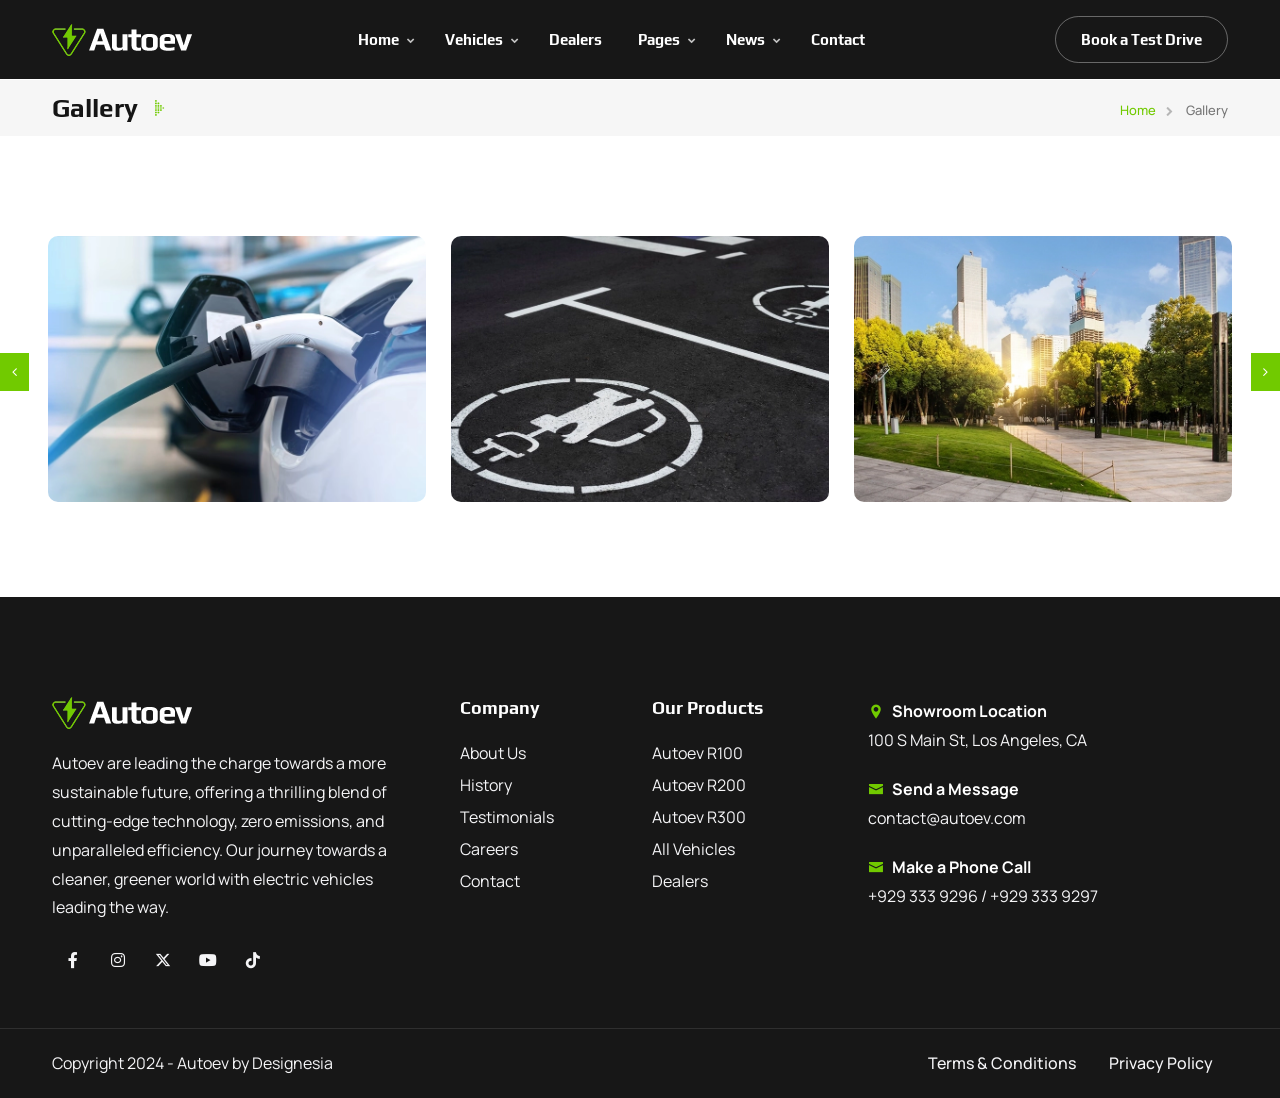
<file: gallery-carousel.html>
<!DOCTYPE html>
<html lang="en">


<!-- Mirrored from madebydesignesia.com/themes/autoev/gallery-carousel.html by HTTrack Website Copier/3.x [XR&CO'2014], Sun, 21 Jul 2024 13:08:33 GMT -->
<head>
    <title>Autoev — Electric Vehicle Charging EV Dealer Website Template</title>
    <link rel="icon" href="images/icon.png" type="image/gif" sizes="16x16">
    <meta content="text/html;charset=utf-8" http-equiv="Content-Type">
    <meta content="width=device-width, initial-scale=1.0" name="viewport" >
    <meta content="Autoev — Electric Vehicle Charging EV Dealer Website Template" name="description" >
    <meta content="" name="keywords" >
    <meta content="" name="author" >
    <!-- CSS Files
    ================================================== -->
    <link href="css/bootstrap.min.css" rel="stylesheet" type="text/css" id="bootstrap">
    <link href="css/plugins.css" rel="stylesheet" type="text/css" >
    <link href="css/swiper.css" rel="stylesheet" type="text/css" >
    <link href="css/style.css" rel="stylesheet" type="text/css" >
    <link href="css/swiper-custom.css" rel="stylesheet" type="text/css" >
    <link href="css/coloring.css" rel="stylesheet" type="text/css" >
    <!-- color scheme -->
    <link id="colors" href="css/colors/scheme-01.css" rel="stylesheet" type="text/css" >

</head>

<body>
    <div id="wrapper">
        <div class="float-text show-on-scroll">
            <span><a href="#">Scroll to top</a></span>
        </div>
        <div class="scrollbar-v show-on-scroll"></div>
        
        <!-- page preloader begin -->
        <div id="de-loader"></div>
        <!-- page preloader close -->

        <!-- header begin -->
        <header class="scroll-light has-topbar">
            <div class="container">
                <div class="row">
                    <div class="col-md-12">
                        <div class="de-flex sm-pt10">
                            <div class="de-flex-col">
                                <!-- logo begin -->
                                <div id="logo">
                                    <a href="index-2.html">
                                        <img class="logo-main" src="images/logo-white.webp" alt="" >
                                        <img class="logo-scroll" src="images/logo-black.webp" alt="" >
                                        <img class="logo-mobile" src="images/logo-white.webp" alt="" >
                                    </a>
                                </div>
                                <!-- logo close -->
                            </div>
                            <div class="de-flex-col header-col-mid">
                                <ul id="mainmenu">
                                    <li><a class="menu-item" href="index-2.html">Home</a>
                                        <ul class="mega">
                                            <li>
                                                <div class="container">
                                                    <div class="sb-menu p-4">
                                                        <div class="row g-4">
                                                            <div class="col-lg-2 text-center">
                                                                <div class="bg-grey rounded-10px relative hover text-center">
                                                                    <a href="index-2.html">
                                                                        <img src="images/demo/homepage-1.jpg" class="w-100 relative z-1000 hover-scale-1-1 rounded-5px" alt="">
                                                                    </a>

                                                                    <div class="absolute w-100 h-100 start-0 top-0 rounded-10px hover-bg-color"></div>
                                                                </div>                            
                                                                <h5 class="mt-3 mb-1">Homepage 1</h5>                          
                                                            </div>

                                                            <div class="col-lg-2 text-center">
                                                                <div class="bg-grey rounded-10px relative hover text-center">
                                                                    <a href="homepage-2.html">
                                                                        <img src="images/demo/homepage-2.jpg" class="w-100 relative z-1000 hover-scale-1-1 rounded-5px" alt="">
                                                                    </a>

                                                                    <div class="absolute w-100 h-100 start-0 top-0 rounded-10px hover-bg-color"></div>
                                                                </div>                            
                                                                <h5 class="mt-3 mb-1">Homepage 3</h5>                          
                                                            </div>

                                                            <div class="col-lg-2 text-center">
                                                                <div class="bg-grey rounded-10px relative hover text-center">
                                                                    <a href="homepage-3.html">
                                                                        <img src="images/demo/homepage-3.jpg" class="w-100 relative z-1000 hover-scale-1-1 rounded-5px" alt="">
                                                                    </a>

                                                                    <div class="absolute w-100 h-100 start-0 top-0 rounded-10px hover-bg-color"></div>
                                                                </div>                            
                                                                <h5 class="mt-3 mb-1">Homepage 3</h5>                          
                                                            </div>

                                                            <div class="col-lg-2 text-center">
                                                                <div class="bg-grey rounded-10px relative hover text-center">
                                                                    <a href="homepage-4.html">
                                                                        <img src="images/demo/homepage-4.jpg" class="w-100 relative z-1000 hover-scale-1-1 rounded-5px" alt="">
                                                                    </a>

                                                                    <div class="absolute w-100 h-100 start-0 top-0 rounded-10px hover-bg-color"></div>
                                                                </div>                            
                                                                <h5 class="mt-3 mb-1">Homepage 4</h5>                          
                                                            </div>

                                                            <div class="col-lg-2 text-center">
                                                                <div class="bg-grey rounded-10px relative hover text-center">
                                                                    <a href="homepage-5.html">
                                                                        <img src="images/demo/homepage-5.jpg" class="w-100 relative z-1000 hover-scale-1-1 rounded-5px" alt="">
                                                                    </a>

                                                                    <div class="absolute w-100 h-100 start-0 top-0 rounded-10px hover-bg-color"></div>
                                                                </div>                            
                                                                <h5 class="mt-3 mb-1">Homepage 5</h5>                          
                                                            </div>

                                                            <div class="col-lg-2 text-center">
                                                                <div class="bg-grey rounded-10px relative hover text-center">
                                                                    <div>
                                                                        <img src="images/demo/coming-soon.jpg" class="w-100 relative z-1000 hover-scale-1-1 rounded-5px" alt="">
                                                                    </div>

                                                                    <div class="absolute w-100 h-100 start-0 top-0 rounded-10px hover-bg-color"></div>
                                                                </div>                            
                                                                <h5 class="mt-3 mb-1">Coming Soon</h5>                          
                                                            </div>
                                                        </div>
                                                    </div>
                                                </div>                                                
                                            </li>
                                        </ul>
                                    </li>
                                    <li><a class="menu-item" href="vehicles.html">Vehicles</a>
                                        <ul class="mega">
                                            <li>
                                                <div class="container">
                                                    <div class="sb-menu p-4">
                                                        <div class="row g-4">
                                                            <div class="col-lg-3 text-center">
                                                                <div class="bg-grey p-2 rounded-10px relative hover text-center">
                                                                    <a href="vehicle-single-1.html">
                                                                        <img src="images/misc/4.webp" class="w-100 relative z-1000 hover-scale-1-2" alt="">
                                                                        <img src="images/misc/10.webp" class="absolute start-10 top-10 w-20" alt="">
                                                                    </a>

                                                                    <div class="absolute w-100 h-100 start-0 top-0 rounded-10px hover-bg-color"></div>
                                                                </div>                            
                                                                <h4 class="mt-3 mb-1">Autoev R100</h4>
                                                                <p class="mb-0">Ride the Future: Silent, Smooth, Electric</p>                            
                                                                
                                                            </div>
                                                            <div class="col-lg-3 text-center">
                                                                <div class="bg-grey p-2 rounded-10px relative hover text-center">
                                                                    <a href="vehicle-single-2.html">
                                                                        <img src="images/misc/m2.webp" class="w-100 relative z-1000 hover-scale-1-2" alt="">
                                                                        <img src="images/misc/10.webp" class="absolute start-10 top-10 w-20" alt="">
                                                                    </a>

                                                                    <div class="absolute w-100 h-100 start-0 top-0 rounded-10px hover-bg-color"></div>
                                                                </div>
                                                                <h4 class="mt-3 mb-1"><span class="bg-color me-2 fs-15 px-2 rounded-5px text-uppercase anim-op-blink-to-light">New</span>Autoev R200</h4>
                                                                <p class="mb-0">Redefining Motorcycle Performance.</p>
                                                                
                                                            </div>
                                                            <div class="col-lg-3 text-center">
                                                                <div class="bg-grey p-2 rounded-10px relative hover text-center">
                                                                    <a href="vehicle-single-3.html">
                                                                        <img src="images/misc/m3.webp" class="w-100 relative z-1000 hover-scale-1-2" alt="">
                                                                        <img src="images/misc/10.webp" class="absolute start-10 top-10 w-20" alt="">
                                                                    </a>

                                                                    <div class="absolute w-100 h-100 start-0 top-0 rounded-10px hover-bg-color"></div>
                                                                </div>
                                                                <h4 class="mt-3 mb-1">Autoev R300</h4>
                                                                <p class="mb-0">Where Sustainability Meets Adventure.</p>
                                                                
                                                            </div>

                                                            <div class="col-lg-3 text-center">
                                                                <div class="bg-grey p-2 rounded-10px relative hover text-center">
                                                                    <a href="vehicles.html">
                                                                        <img src="images/misc/11.webp" class="w-100 relative z-1000 hover-scale-1-2" alt="">
                                                                        <img src="images/misc/10.webp" class="absolute start-10 top-10 w-20" alt="">
                                                                    </a>

                                                                    <div class="absolute w-100 h-100 start-0 top-0 rounded-10px hover-bg-color"></div>
                                                                </div>
                                                                <h4 class="mt-3 mb-1">All Vehicles</h4>
                                                                <p class="mb-0">View All Models.</p>
                                                                
                                                            </div>
                                                        </div>
                                                    </div>
                                                </div>                                                
                                            </li>
                                        </ul>
                                    </li>
                                    <li><a class="menu-item" href="dealers.html">Dealers</a></li>
                                    <li><a class="menu-item" href="#">Pages</a>
                                        <ul class="mega mega-3-cols">
                                            <div class="sb-menu p-4">
                                                <div class="row g-4">
                                                    <div class="col-lg-4">
                                                        <h5>Company</h5>
                                                        <ul class="no-bg">
                                                            <li><a href="about.html">About Us</a></li>
                                                            <li><a href="news.html">News</a></li>
                                                            <li><a href="testimonials.html">Testimonials</a></li>
                                                            <li><a href="history.html">History</a></li>
                                                            <li><a href="careers.html">Careers</a></li>
                                                        </ul>
                                                    </div>
                                                    <div class="col-lg-4">
                                                        <h5>Vehicles</h5>
                                                        <ul class="no-bg">
                                                            <li><a href="vehicles.html">All Vehicles</a></li>
                                                            <li><a href="vehicle-single-1.html">Vehicle Details 1</a></li>
                                                            <li><a href="vehicle-single-2.html">Vehicle Details 2</a></li>
                                                            <li><a href="vehicle-single-3.html">Vehicle Details 3</a></li>
                                                            <li><a href="pricing-table.html">Pricing Table</a></li>
                                                        </ul>
                                                    </div>
                                                    <div class="col-lg-4">
                                                        <h5>Gallery</h5>
                                                        <ul class="no-bg">
                                                            <li><a href="gallery-grid.html">Gallery Grid</a></li>
                                                            <li><a href="gallery-carousel.html">Gallery Carousel</a></li>
                                                            <li><a href="gallery-marquee.html">Gallery Marquee</a></li>
                                                        </ul>

                                                        <div class="spacer-single"></div>

                                                        <h5>Misc</h5>
                                                        <ul class="no-bg">
                                                            <li><a href="bootstrap-5-elements.html">Bootstrap 5 Elements</a></li>
                                                        </ul>
                                                    </div>
                                                </div>
                                            </div>
                                        </ul>
                                    </li>
                                    <li>
                                        <a class="menu-item" href="news.html">News</a>
                                        <ul>
                                            <li><a class="menu-item" href="news.html">News Default</a></li>
                                            <li><a class="menu-item" href="news-modern.html">News Modern</a></li>
                                            <li><a class="menu-item" href="news-creative.html">News Creative</a></li>
                                            <li><a class="menu-item" href="news-poster.html">News Poster</a></li>
                                            <li><a class="menu-item" href="news-classic.html">News Classic</a></li>
                                            <li><a class="menu-item" href="news-plain.html">News Plain</a></li>
                                            <li><a class="menu-item" href="news-poster-fullpage.html">News Fullpage</a></li>
                                            <li><a class="menu-item" href="news-sidebar-1.html">News with Sidebar</a></li>
                                        </ul>
                                    </li>
                                    <li><a class="menu-item" href="contact.html">Contact</a></li>
                                </ul>
                            </div>
                            <div class="de-flex-col">
                                <div class="menu_side_area">          
                                    <a href="contact.html" class="btn-line">Book a Test Drive</a>
                                    <span id="menu-btn"></span>
                                </div>
                            </div>
                        </div>
                    </div>
                </div>
            </div>
        </header>
        <!-- header close -->
        <!-- content begin -->
        <div class="no-bottom no-top" id="content">

            <div id="top"></div>

            <section class="pt10 pb10 mt80 bg-grey">
                <div class="container">
                    <div class="row align-items-center">
                        <div class="col-lg-6">
                            <h3 class="mb-0">Gallery<i class="icofont-dotted-right id-color ms-2"></i></h3>
                        </div>

                        <div class="col-lg-6 text-lg-end">
                            <ul class="crumb">
                                <li><a href="index-2.html">Home</a></li>
                                <li class="active">Gallery</li>
                            </ul>
                        </div>
                    </div>
                </div>
            </section>

            <section>
                <div class="container-fluid">
                    <div class="col-lg-12">
                        <div class="owl-custom-nav menu-float" data-target="#gallery-carousel">
                            <a class="btn-next"></a>
                            <a class="btn-prev"></a>

                            <div class="px-4 mx-4">
                                <div id="gallery-carousel" class="owl-3-cols owl-carousel owl-theme">
                                    <a href="images/gallery/1.webp" class="image-popup d-block hover">
                                        <div class="relative overflow-hidden rounded-10">
                                            <div class="absolute start-0 w-100 abs-middle fs-36 text-white text-center z-2">
                                                <h4 class="mb-0 hover-scale-in-3">View</h4>
                                            </div> 
                                            <div class="absolute w-100 h-100 top-0 bg-dark hover-op-05"></div>
                                            <img src="images/gallery/1.webp" class="img-fluid hover-scale-1-2" alt="">
                                        </div>
                                    </a>

                                    <a href="images/gallery/2.webp" class="image-popup d-block hover">
                                        <div class="relative overflow-hidden rounded-10">
                                            <div class="absolute start-0 w-100 abs-middle fs-36 text-white text-center z-2">
                                                <h4 class="mb-0 hover-scale-in-3">View</h4>
                                            </div> 
                                            <div class="absolute w-100 h-100 top-0 bg-dark hover-op-05"></div>
                                            <img src="images/gallery/2.webp" class="img-fluid hover-scale-1-2" alt="">
                                        </div>
                                    </a>

                                    <a href="images/gallery/3.webp" class="image-popup d-block hover">
                                        <div class="relative overflow-hidden rounded-10">
                                            <div class="absolute start-0 w-100 abs-middle fs-36 text-white text-center z-2">
                                                <h4 class="mb-0 hover-scale-in-3">View</h4>
                                            </div> 
                                            <div class="absolute w-100 h-100 top-0 bg-dark hover-op-05"></div>
                                            <img src="images/gallery/3.webp" class="img-fluid hover-scale-1-2" alt="">
                                        </div>
                                    </a>

                                    <a href="images/gallery/4.webp" class="image-popup d-block hover">
                                        <div class="relative overflow-hidden rounded-10">
                                            <div class="absolute start-0 w-100 abs-middle fs-36 text-white text-center z-2">
                                                <h4 class="mb-0 hover-scale-in-3">View</h4>
                                            </div> 
                                            <div class="absolute w-100 h-100 top-0 bg-dark hover-op-05"></div>
                                            <img src="images/gallery/4.webp" class="img-fluid hover-scale-1-2" alt="">
                                        </div>
                                    </a>

                                    <a href="images/gallery/5.webp" class="image-popup d-block hover">
                                        <div class="relative overflow-hidden rounded-10">
                                            <div class="absolute start-0 w-100 abs-middle fs-36 text-white text-center z-2">
                                                <h4 class="mb-0 hover-scale-in-3">View</h4>
                                            </div> 
                                            <div class="absolute w-100 h-100 top-0 bg-dark hover-op-05"></div>
                                            <img src="images/gallery/5.webp" class="img-fluid hover-scale-1-2" alt="">
                                        </div>
                                    </a>

                                    <a href="images/gallery/6.webp" class="image-popup d-block hover">
                                        <div class="relative overflow-hidden rounded-10">
                                            <div class="absolute start-0 w-100 abs-middle fs-36 text-white text-center z-2">
                                                <h4 class="mb-0 hover-scale-in-3">View</h4>
                                            </div> 
                                            <div class="absolute w-100 h-100 top-0 bg-dark hover-op-05"></div>
                                            <img src="images/gallery/6.webp" class="img-fluid hover-scale-1-2" alt="">
                                        </div>
                                    </a>

                                    <a href="images/gallery/7.webp" class="image-popup d-block hover">
                                        <div class="relative overflow-hidden rounded-10">
                                            <div class="absolute start-0 w-100 abs-middle fs-36 text-white text-center z-2">
                                                <h4 class="mb-0 hover-scale-in-3">View</h4>
                                            </div> 
                                            <div class="absolute w-100 h-100 top-0 bg-dark hover-op-05"></div>
                                            <img src="images/gallery/7.webp" class="img-fluid hover-scale-1-2" alt="">
                                        </div>
                                    </a>

                                    <a href="images/gallery/8.webp" class="image-popup d-block hover">
                                        <div class="relative overflow-hidden rounded-10">
                                            <div class="absolute start-0 w-100 abs-middle fs-36 text-white text-center z-2">
                                                <h4 class="mb-0 hover-scale-in-3">View</h4>
                                            </div> 
                                            <div class="absolute w-100 h-100 top-0 bg-dark hover-op-05"></div>
                                            <img src="images/gallery/8.webp" class="img-fluid hover-scale-1-2" alt="">
                                        </div>
                                    </a>
                                </div>
                            </div>

                        </div>
                    </div>
                </div>
            </section>
            

        </div>
        <!-- content close -->
        
        <!-- footer begin -->
        <footer class="section-dark">
            <div class="container">
                <div class="row gx-5">
                    <div class="col-lg-4 col-sm-6">
                        <img src="images/logo-white.webp" alt="" >
                        <div class="spacer-20"></div>
                        <p>Autoev are leading the charge towards a more sustainable future, offering a thrilling blend of cutting-edge technology, zero emissions, and unparalleled efficiency. Our journey towards a cleaner, greener world with electric vehicles leading the way.</p>

                        <div class="social-icons mb-sm-30">
                            <a href="#"><i class="fa-brands fa-facebook-f"></i></a>
                            <a href="#"><i class="fa-brands fa-instagram"></i></a>
                            <a href="#"><i class="fa-brands fa-x-twitter"></i></a>
                            <a href="#"><i class="fa-brands fa-youtube"></i></a>
                            <a href="#"><i class="fa-brands fa-tiktok"></i></a>
                        </div>
                    </div>
                    <div class="col-lg-4 col-sm-12 order-lg-1 order-sm-2">
                        <div class="row">
                            <div class="col-lg-6 col-sm-6">
                                <div class="widget">
                                    <h5>Company</h5>
                                    <ul>                                        
                                        <li><a href="about.html">About Us</a></li>
                                        <li><a href="history.html">History</a></li>
                                        <li><a href="testimonials.html">Testimonials</a></li>
                                        <li><a href="careers.html">Careers</a></li>
                                        <li><a href="contact.html">Contact</a></li>
                                    </ul>
                                </div>
                            </div>
                            <div class="col-lg-6 col-sm-6">
                                <div class="widget">
                                    <h5>Our Products</h5>
                                    <ul>
                                        <li><a href="vehicle-single-1.html">Autoev R100</a></li>
                                        <li><a href="vehicle-single-2.html">Autoev R200</a></li>
                                        <li><a href="vehicle-single-3.html">Autoev R300</a></li>
                                        <li><a href="vehicles.html">All Vehicles</a></li>
                                        <li><a href="dealers.html">Dealers</a></li>
                                    </ul>
                                </div>
                            </div>
                        </div>
                    </div>
                    <div class="col-lg-4 col-sm-6 order-lg-2 order-sm-1">
                        <div class="widget">
                            <div class="fw-bold text-white"><i class="icofont-location-pin me-2 id-color"></i>Showroom Location</div>
                            100 S Main St, Los Angeles, CA

                            <div class="spacer-20"></div>

                            <div class="fw-bold text-white"><i class="icofont-envelope me-2 id-color"></i>Send a Message</div>
                            contact@autoev.com     

                            <div class="spacer-20"></div>

                            <div class="fw-bold text-white"><i class="icofont-envelope me-2 id-color"></i>Make a Phone Call</div>
                            +929 333 9296 / +929 333 9297                            
                        </div>
                    </div>
                </div>
            </div>
            <div class="subfooter">
                <div class="container">
                    <div class="row">
                        <div class="col-md-12">
                            <div class="de-flex">
                                <div class="de-flex-col">
                                    Copyright 2024 - Autoev by Designesia
                                </div>
                                <ul class="menu-simple">
                                    <li><a href="#">Terms &amp; Conditions</a></li>
                                    <li><a href="#">Privacy Policy</a></li>
                                </ul>
                            </div>
                        </div>
                    </div>
                </div>
            </div>
        </footer>
        <!-- footer close -->
    </div>

    <div id="buy-now" class="show-on-scroll">
        <a class="btn-buy" href="https://themeforest.net/cart/configure_before_adding/52788184" target="_blank">Buy on <img src="demo/envato.png" class="" alt=""></a>
    </div>
    
    <!-- Javascript Files
    ================================================== -->
    <script src="js/plugins.js"></script>
    <script src="js/designesia.js"></script>
    <script src="js/swiper.js"></script>
    <script src="js/custom-marquee.js"></script>
    <script src="js/custom-swiper-1.js"></script>

</body>


<!-- Mirrored from madebydesignesia.com/themes/autoev/gallery-carousel.html by HTTrack Website Copier/3.x [XR&CO'2014], Sun, 21 Jul 2024 13:08:33 GMT -->
</html>
</file>
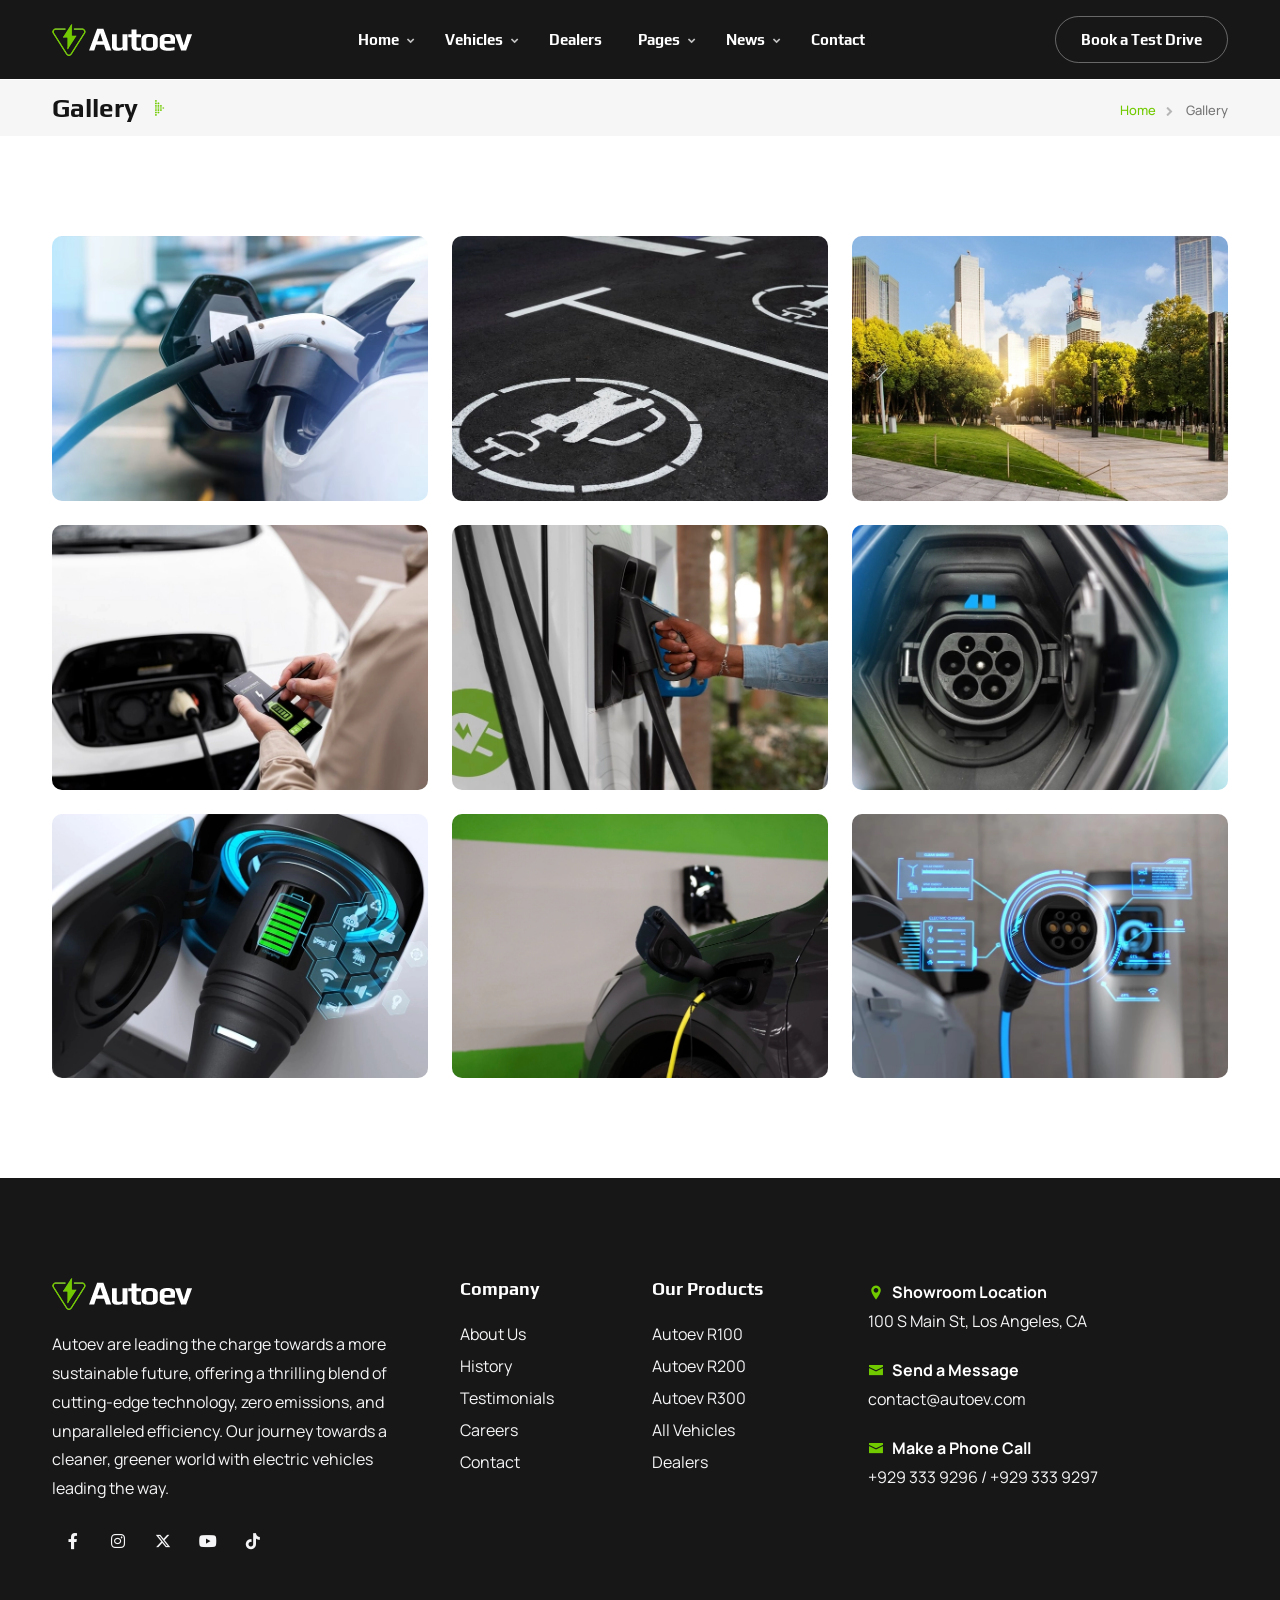
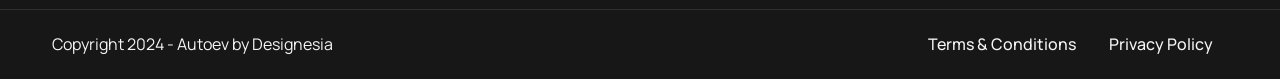
<file: gallery-grid.html>
<!DOCTYPE html>
<html lang="en">


<!-- Mirrored from madebydesignesia.com/themes/autoev/gallery-grid.html by HTTrack Website Copier/3.x [XR&CO'2014], Sun, 21 Jul 2024 13:08:30 GMT -->
<head>
    <title>Autoev — Electric Vehicle Charging EV Dealer Website Template</title>
    <link rel="icon" href="images/icon.png" type="image/gif" sizes="16x16">
    <meta content="text/html;charset=utf-8" http-equiv="Content-Type">
    <meta content="width=device-width, initial-scale=1.0" name="viewport" >
    <meta content="Autoev — Electric Vehicle Charging EV Dealer Website Template" name="description" >
    <meta content="" name="keywords" >
    <meta content="" name="author" >
    <!-- CSS Files
    ================================================== -->
    <link href="css/bootstrap.min.css" rel="stylesheet" type="text/css" id="bootstrap">
    <link href="css/plugins.css" rel="stylesheet" type="text/css" >
    <link href="css/swiper.css" rel="stylesheet" type="text/css" >
    <link href="css/style.css" rel="stylesheet" type="text/css" >
    <link href="css/swiper-custom.css" rel="stylesheet" type="text/css" >
    <link href="css/coloring.css" rel="stylesheet" type="text/css" >
    <!-- color scheme -->
    <link id="colors" href="css/colors/scheme-01.css" rel="stylesheet" type="text/css" >

</head>

<body>
    <div id="wrapper">
        <div class="float-text show-on-scroll">
            <span><a href="#">Scroll to top</a></span>
        </div>
        <div class="scrollbar-v show-on-scroll"></div>
        
        <!-- page preloader begin -->
        <div id="de-loader"></div>
        <!-- page preloader close -->

        <!-- header begin -->
        <header class="scroll-light has-topbar">
            <div class="container">
                <div class="row">
                    <div class="col-md-12">
                        <div class="de-flex sm-pt10">
                            <div class="de-flex-col">
                                <!-- logo begin -->
                                <div id="logo">
                                    <a href="index-2.html">
                                        <img class="logo-main" src="images/logo-white.webp" alt="" >
                                        <img class="logo-scroll" src="images/logo-black.webp" alt="" >
                                        <img class="logo-mobile" src="images/logo-white.webp" alt="" >
                                    </a>
                                </div>
                                <!-- logo close -->
                            </div>
                            <div class="de-flex-col header-col-mid">
                                <ul id="mainmenu">
                                    <li><a class="menu-item" href="index-2.html">Home</a>
                                        <ul class="mega">
                                            <li>
                                                <div class="container">
                                                    <div class="sb-menu p-4">
                                                        <div class="row g-4">
                                                            <div class="col-lg-2 text-center">
                                                                <div class="bg-grey rounded-10px relative hover text-center">
                                                                    <a href="index-2.html">
                                                                        <img src="images/demo/homepage-1.jpg" class="w-100 relative z-1000 hover-scale-1-1 rounded-5px" alt="">
                                                                    </a>

                                                                    <div class="absolute w-100 h-100 start-0 top-0 rounded-10px hover-bg-color"></div>
                                                                </div>                            
                                                                <h5 class="mt-3 mb-1">Homepage 1</h5>                          
                                                            </div>

                                                            <div class="col-lg-2 text-center">
                                                                <div class="bg-grey rounded-10px relative hover text-center">
                                                                    <a href="homepage-2.html">
                                                                        <img src="images/demo/homepage-2.jpg" class="w-100 relative z-1000 hover-scale-1-1 rounded-5px" alt="">
                                                                    </a>

                                                                    <div class="absolute w-100 h-100 start-0 top-0 rounded-10px hover-bg-color"></div>
                                                                </div>                            
                                                                <h5 class="mt-3 mb-1">Homepage 3</h5>                          
                                                            </div>

                                                            <div class="col-lg-2 text-center">
                                                                <div class="bg-grey rounded-10px relative hover text-center">
                                                                    <a href="homepage-3.html">
                                                                        <img src="images/demo/homepage-3.jpg" class="w-100 relative z-1000 hover-scale-1-1 rounded-5px" alt="">
                                                                    </a>

                                                                    <div class="absolute w-100 h-100 start-0 top-0 rounded-10px hover-bg-color"></div>
                                                                </div>                            
                                                                <h5 class="mt-3 mb-1">Homepage 3</h5>                          
                                                            </div>

                                                            <div class="col-lg-2 text-center">
                                                                <div class="bg-grey rounded-10px relative hover text-center">
                                                                    <a href="homepage-4.html">
                                                                        <img src="images/demo/homepage-4.jpg" class="w-100 relative z-1000 hover-scale-1-1 rounded-5px" alt="">
                                                                    </a>

                                                                    <div class="absolute w-100 h-100 start-0 top-0 rounded-10px hover-bg-color"></div>
                                                                </div>                            
                                                                <h5 class="mt-3 mb-1">Homepage 4</h5>                          
                                                            </div>

                                                            <div class="col-lg-2 text-center">
                                                                <div class="bg-grey rounded-10px relative hover text-center">
                                                                    <a href="homepage-5.html">
                                                                        <img src="images/demo/homepage-5.jpg" class="w-100 relative z-1000 hover-scale-1-1 rounded-5px" alt="">
                                                                    </a>

                                                                    <div class="absolute w-100 h-100 start-0 top-0 rounded-10px hover-bg-color"></div>
                                                                </div>                            
                                                                <h5 class="mt-3 mb-1">Homepage 5</h5>                          
                                                            </div>

                                                            <div class="col-lg-2 text-center">
                                                                <div class="bg-grey rounded-10px relative hover text-center">
                                                                    <div>
                                                                        <img src="images/demo/coming-soon.jpg" class="w-100 relative z-1000 hover-scale-1-1 rounded-5px" alt="">
                                                                    </div>

                                                                    <div class="absolute w-100 h-100 start-0 top-0 rounded-10px hover-bg-color"></div>
                                                                </div>                            
                                                                <h5 class="mt-3 mb-1">Coming Soon</h5>                          
                                                            </div>
                                                        </div>
                                                    </div>
                                                </div>                                                
                                            </li>
                                        </ul>
                                    </li>
                                    <li><a class="menu-item" href="vehicles.html">Vehicles</a>
                                        <ul class="mega">
                                            <li>
                                                <div class="container">
                                                    <div class="sb-menu p-4">
                                                        <div class="row g-4">
                                                            <div class="col-lg-3 text-center">
                                                                <div class="bg-grey p-2 rounded-10px relative hover text-center">
                                                                    <a href="vehicle-single-1.html">
                                                                        <img src="images/misc/4.webp" class="w-100 relative z-1000 hover-scale-1-2" alt="">
                                                                        <img src="images/misc/10.webp" class="absolute start-10 top-10 w-20" alt="">
                                                                    </a>

                                                                    <div class="absolute w-100 h-100 start-0 top-0 rounded-10px hover-bg-color"></div>
                                                                </div>                            
                                                                <h4 class="mt-3 mb-1">Autoev R100</h4>
                                                                <p class="mb-0">Ride the Future: Silent, Smooth, Electric</p>                            
                                                                
                                                            </div>
                                                            <div class="col-lg-3 text-center">
                                                                <div class="bg-grey p-2 rounded-10px relative hover text-center">
                                                                    <a href="vehicle-single-2.html">
                                                                        <img src="images/misc/m2.webp" class="w-100 relative z-1000 hover-scale-1-2" alt="">
                                                                        <img src="images/misc/10.webp" class="absolute start-10 top-10 w-20" alt="">
                                                                    </a>

                                                                    <div class="absolute w-100 h-100 start-0 top-0 rounded-10px hover-bg-color"></div>
                                                                </div>
                                                                <h4 class="mt-3 mb-1"><span class="bg-color me-2 fs-15 px-2 rounded-5px text-uppercase anim-op-blink-to-light">New</span>Autoev R200</h4>
                                                                <p class="mb-0">Redefining Motorcycle Performance.</p>
                                                                
                                                            </div>
                                                            <div class="col-lg-3 text-center">
                                                                <div class="bg-grey p-2 rounded-10px relative hover text-center">
                                                                    <a href="vehicle-single-3.html">
                                                                        <img src="images/misc/m3.webp" class="w-100 relative z-1000 hover-scale-1-2" alt="">
                                                                        <img src="images/misc/10.webp" class="absolute start-10 top-10 w-20" alt="">
                                                                    </a>

                                                                    <div class="absolute w-100 h-100 start-0 top-0 rounded-10px hover-bg-color"></div>
                                                                </div>
                                                                <h4 class="mt-3 mb-1">Autoev R300</h4>
                                                                <p class="mb-0">Where Sustainability Meets Adventure.</p>
                                                                
                                                            </div>

                                                            <div class="col-lg-3 text-center">
                                                                <div class="bg-grey p-2 rounded-10px relative hover text-center">
                                                                    <a href="vehicles.html">
                                                                        <img src="images/misc/11.webp" class="w-100 relative z-1000 hover-scale-1-2" alt="">
                                                                        <img src="images/misc/10.webp" class="absolute start-10 top-10 w-20" alt="">
                                                                    </a>

                                                                    <div class="absolute w-100 h-100 start-0 top-0 rounded-10px hover-bg-color"></div>
                                                                </div>
                                                                <h4 class="mt-3 mb-1">All Vehicles</h4>
                                                                <p class="mb-0">View All Models.</p>
                                                                
                                                            </div>
                                                        </div>
                                                    </div>
                                                </div>                                                
                                            </li>
                                        </ul>
                                    </li>
                                    <li><a class="menu-item" href="dealers.html">Dealers</a></li>
                                    <li><a class="menu-item" href="#">Pages</a>
                                        <ul class="mega mega-3-cols">
                                            <div class="sb-menu p-4">
                                                <div class="row g-4">
                                                    <div class="col-lg-4">
                                                        <h5>Company</h5>
                                                        <ul class="no-bg">
                                                            <li><a href="about.html">About Us</a></li>
                                                            <li><a href="news.html">News</a></li>
                                                            <li><a href="testimonials.html">Testimonials</a></li>
                                                            <li><a href="history.html">History</a></li>
                                                            <li><a href="careers.html">Careers</a></li>
                                                        </ul>
                                                    </div>
                                                    <div class="col-lg-4">
                                                        <h5>Vehicles</h5>
                                                        <ul class="no-bg">
                                                            <li><a href="vehicles.html">All Vehicles</a></li>
                                                            <li><a href="vehicle-single-1.html">Vehicle Details 1</a></li>
                                                            <li><a href="vehicle-single-2.html">Vehicle Details 2</a></li>
                                                            <li><a href="vehicle-single-3.html">Vehicle Details 3</a></li>
                                                            <li><a href="pricing-table.html">Pricing Table</a></li>
                                                        </ul>
                                                    </div>
                                                    <div class="col-lg-4">
                                                        <h5>Gallery</h5>
                                                        <ul class="no-bg">
                                                            <li><a href="gallery-grid.html">Gallery Grid</a></li>
                                                            <li><a href="gallery-carousel.html">Gallery Carousel</a></li>
                                                            <li><a href="gallery-marquee.html">Gallery Marquee</a></li>
                                                        </ul>

                                                        <div class="spacer-single"></div>

                                                        <h5>Misc</h5>
                                                        <ul class="no-bg">
                                                            <li><a href="bootstrap-5-elements.html">Bootstrap 5 Elements</a></li>
                                                        </ul>
                                                    </div>
                                                </div>
                                            </div>
                                        </ul>
                                    </li>
                                    <li>
                                        <a class="menu-item" href="news.html">News</a>
                                        <ul>
                                            <li><a class="menu-item" href="news.html">News Default</a></li>
                                            <li><a class="menu-item" href="news-modern.html">News Modern</a></li>
                                            <li><a class="menu-item" href="news-creative.html">News Creative</a></li>
                                            <li><a class="menu-item" href="news-poster.html">News Poster</a></li>
                                            <li><a class="menu-item" href="news-classic.html">News Classic</a></li>
                                            <li><a class="menu-item" href="news-plain.html">News Plain</a></li>
                                            <li><a class="menu-item" href="news-poster-fullpage.html">News Fullpage</a></li>
                                            <li><a class="menu-item" href="news-sidebar-1.html">News with Sidebar</a></li>
                                        </ul>
                                    </li>
                                    <li><a class="menu-item" href="contact.html">Contact</a></li>
                                </ul>
                            </div>
                            <div class="de-flex-col">
                                <div class="menu_side_area">          
                                    <a href="contact.html" class="btn-line">Book a Test Drive</a>
                                    <span id="menu-btn"></span>
                                </div>
                            </div>
                        </div>
                    </div>
                </div>
            </div>
        </header>
        <!-- header close -->
        <!-- content begin -->
        <div class="no-bottom no-top" id="content">

            <div id="top"></div>

            <section class="pt10 pb10 mt80 bg-grey">
                <div class="container">
                    <div class="row align-items-center">
                        <div class="col-lg-6">
                            <h3 class="mb-0">Gallery<i class="icofont-dotted-right id-color ms-2"></i></h3>
                        </div>

                        <div class="col-lg-6 text-lg-end">
                            <ul class="crumb">
                                <li><a href="index-2.html">Home</a></li>
                                <li class="active">Gallery</li>
                            </ul>
                        </div>
                    </div>
                </div>
            </section>

            <section>
                <div class="container">
                    <div class="row g-4">
                        <div class="col-lg-4 text-center">
                            <a href="images/gallery/1.webp" class="image-popup d-block hover">
                                <div class="relative overflow-hidden rounded-10">
                                    <div class="absolute start-0 w-100 abs-middle fs-36 text-white text-center z-2">
                                        <h4 class="mb-0 hover-scale-in-3">View</h4>
                                    </div> 
                                    <div class="absolute w-100 h-100 top-0 bg-dark hover-op-05"></div>
                                    <img src="images/gallery/1.webp" class="img-fluid hover-scale-1-2" alt="">
                                </div>
                            </a>
                        </div>

                        <div class="col-lg-4 text-center">
                            <a href="images/gallery/2.webp" class="image-popup d-block hover">
                                <div class="relative overflow-hidden rounded-10">
                                    <div class="absolute start-0 w-100 abs-middle fs-36 text-white text-center z-2">
                                        <h4 class="mb-0 hover-scale-in-3">View</h4>
                                    </div> 
                                    <div class="absolute w-100 h-100 top-0 bg-dark hover-op-05"></div>
                                    <img src="images/gallery/2.webp" class="img-fluid hover-scale-1-2" alt="">
                                </div>
                            </a>
                        </div>

                        <div class="col-lg-4 text-center">
                            <a href="images/gallery/3.webp" class="image-popup d-block hover">
                                <div class="relative overflow-hidden rounded-10">
                                    <div class="absolute start-0 w-100 abs-middle fs-36 text-white text-center z-2">
                                        <h4 class="mb-0 hover-scale-in-3">View</h4>
                                    </div> 
                                    <div class="absolute w-100 h-100 top-0 bg-dark hover-op-05"></div>
                                    <img src="images/gallery/3.webp" class="img-fluid hover-scale-1-2" alt="">
                                </div>
                            </a>
                        </div>

                        <div class="col-lg-4 text-center">
                            <a href="images/gallery/4.webp" class="image-popup d-block hover">
                                <div class="relative overflow-hidden rounded-10">
                                    <div class="absolute start-0 w-100 abs-middle fs-36 text-white text-center z-2">
                                        <h4 class="mb-0 hover-scale-in-3">View</h4>
                                    </div> 
                                    <div class="absolute w-100 h-100 top-0 bg-dark hover-op-05"></div>
                                    <img src="images/gallery/4.webp" class="img-fluid hover-scale-1-2" alt="">
                                </div>
                            </a>
                        </div>

                        <div class="col-lg-4 text-center">
                            <a href="images/gallery/5.webp" class="image-popup d-block hover">
                                <div class="relative overflow-hidden rounded-10">
                                    <div class="absolute start-0 w-100 abs-middle fs-36 text-white text-center z-2">
                                        <h4 class="mb-0 hover-scale-in-3">View</h4>
                                    </div> 
                                    <div class="absolute w-100 h-100 top-0 bg-dark hover-op-05"></div>
                                    <img src="images/gallery/5.webp" class="img-fluid hover-scale-1-2" alt="">
                                </div>
                            </a>
                        </div>

                        <div class="col-lg-4 text-center">
                            <a href="images/gallery/6.webp" class="image-popup d-block hover">
                                <div class="relative overflow-hidden rounded-10">
                                    <div class="absolute start-0 w-100 abs-middle fs-36 text-white text-center z-2">
                                        <h4 class="mb-0 hover-scale-in-3">View</h4>
                                    </div> 
                                    <div class="absolute w-100 h-100 top-0 bg-dark hover-op-05"></div>
                                    <img src="images/gallery/6.webp" class="img-fluid hover-scale-1-2" alt="">
                                </div>
                            </a>
                        </div>

                        <div class="col-lg-4 text-center">
                            <a href="images/gallery/7.webp" class="image-popup d-block hover">
                                <div class="relative overflow-hidden rounded-10">
                                    <div class="absolute start-0 w-100 abs-middle fs-36 text-white text-center z-2">
                                        <h4 class="mb-0 hover-scale-in-3">View</h4>
                                    </div> 
                                    <div class="absolute w-100 h-100 top-0 bg-dark hover-op-05"></div>
                                    <img src="images/gallery/7.webp" class="img-fluid hover-scale-1-2" alt="">
                                </div>
                            </a>
                        </div>

                        <div class="col-lg-4 text-center">
                            <a href="images/gallery/8.webp" class="image-popup d-block hover">
                                <div class="relative overflow-hidden rounded-10">
                                    <div class="absolute start-0 w-100 abs-middle fs-36 text-white text-center z-2">
                                        <h4 class="mb-0 hover-scale-in-3">View</h4>
                                    </div> 
                                    <div class="absolute w-100 h-100 top-0 bg-dark hover-op-05"></div>
                                    <img src="images/gallery/8.webp" class="img-fluid hover-scale-1-2" alt="">
                                </div>
                            </a>
                        </div>

                        <div class="col-lg-4 text-center">
                            <a href="images/gallery/9.webp" class="image-popup d-block hover">
                                <div class="relative overflow-hidden rounded-10">
                                    <div class="absolute start-0 w-100 abs-middle fs-36 text-white text-center z-2">
                                        <h4 class="mb-0 hover-scale-in-3">View</h4>
                                    </div> 
                                    <div class="absolute w-100 h-100 top-0 bg-dark hover-op-05"></div>
                                    <img src="images/gallery/9.webp" class="img-fluid hover-scale-1-2" alt="">
                                </div>
                            </a>
                        </div>

                    </div>
                </div>
            </section>
            

        </div>
        <!-- content close -->
        
        <!-- footer begin -->
        <footer class="section-dark">
            <div class="container">
                <div class="row gx-5">
                    <div class="col-lg-4 col-sm-6">
                        <img src="images/logo-white.webp" alt="" >
                        <div class="spacer-20"></div>
                        <p>Autoev are leading the charge towards a more sustainable future, offering a thrilling blend of cutting-edge technology, zero emissions, and unparalleled efficiency. Our journey towards a cleaner, greener world with electric vehicles leading the way.</p>

                        <div class="social-icons mb-sm-30">
                            <a href="#"><i class="fa-brands fa-facebook-f"></i></a>
                            <a href="#"><i class="fa-brands fa-instagram"></i></a>
                            <a href="#"><i class="fa-brands fa-x-twitter"></i></a>
                            <a href="#"><i class="fa-brands fa-youtube"></i></a>
                            <a href="#"><i class="fa-brands fa-tiktok"></i></a>
                        </div>
                    </div>
                    <div class="col-lg-4 col-sm-12 order-lg-1 order-sm-2">
                        <div class="row">
                            <div class="col-lg-6 col-sm-6">
                                <div class="widget">
                                    <h5>Company</h5>
                                    <ul>                                        
                                        <li><a href="about.html">About Us</a></li>
                                        <li><a href="history.html">History</a></li>
                                        <li><a href="testimonials.html">Testimonials</a></li>
                                        <li><a href="careers.html">Careers</a></li>
                                        <li><a href="contact.html">Contact</a></li>
                                    </ul>
                                </div>
                            </div>
                            <div class="col-lg-6 col-sm-6">
                                <div class="widget">
                                    <h5>Our Products</h5>
                                    <ul>
                                        <li><a href="vehicle-single-1.html">Autoev R100</a></li>
                                        <li><a href="vehicle-single-2.html">Autoev R200</a></li>
                                        <li><a href="vehicle-single-3.html">Autoev R300</a></li>
                                        <li><a href="vehicles.html">All Vehicles</a></li>
                                        <li><a href="dealers.html">Dealers</a></li>
                                    </ul>
                                </div>
                            </div>
                        </div>
                    </div>
                    <div class="col-lg-4 col-sm-6 order-lg-2 order-sm-1">
                        <div class="widget">
                            <div class="fw-bold text-white"><i class="icofont-location-pin me-2 id-color"></i>Showroom Location</div>
                            100 S Main St, Los Angeles, CA

                            <div class="spacer-20"></div>

                            <div class="fw-bold text-white"><i class="icofont-envelope me-2 id-color"></i>Send a Message</div>
                            contact@autoev.com     

                            <div class="spacer-20"></div>

                            <div class="fw-bold text-white"><i class="icofont-envelope me-2 id-color"></i>Make a Phone Call</div>
                            +929 333 9296 / +929 333 9297                            
                        </div>
                    </div>
                </div>
            </div>
            <div class="subfooter">
                <div class="container">
                    <div class="row">
                        <div class="col-md-12">
                            <div class="de-flex">
                                <div class="de-flex-col">
                                    Copyright 2024 - Autoev by Designesia
                                </div>
                                <ul class="menu-simple">
                                    <li><a href="#">Terms &amp; Conditions</a></li>
                                    <li><a href="#">Privacy Policy</a></li>
                                </ul>
                            </div>
                        </div>
                    </div>
                </div>
            </div>
        </footer>
        <!-- footer close -->
    </div>

    <div id="buy-now" class="show-on-scroll">
        <a class="btn-buy" href="https://themeforest.net/cart/configure_before_adding/52788184" target="_blank">Buy on <img src="demo/envato.png" class="" alt=""></a>
    </div>
    
    <!-- Javascript Files
    ================================================== -->
    <script src="js/plugins.js"></script>
    <script src="js/designesia.js"></script>
    <script src="js/swiper.js"></script>
    <script src="js/custom-marquee.js"></script>
    <script src="js/custom-swiper-1.js"></script>

</body>


<!-- Mirrored from madebydesignesia.com/themes/autoev/gallery-grid.html by HTTrack Website Copier/3.x [XR&CO'2014], Sun, 21 Jul 2024 13:08:32 GMT -->
</html>
</file>
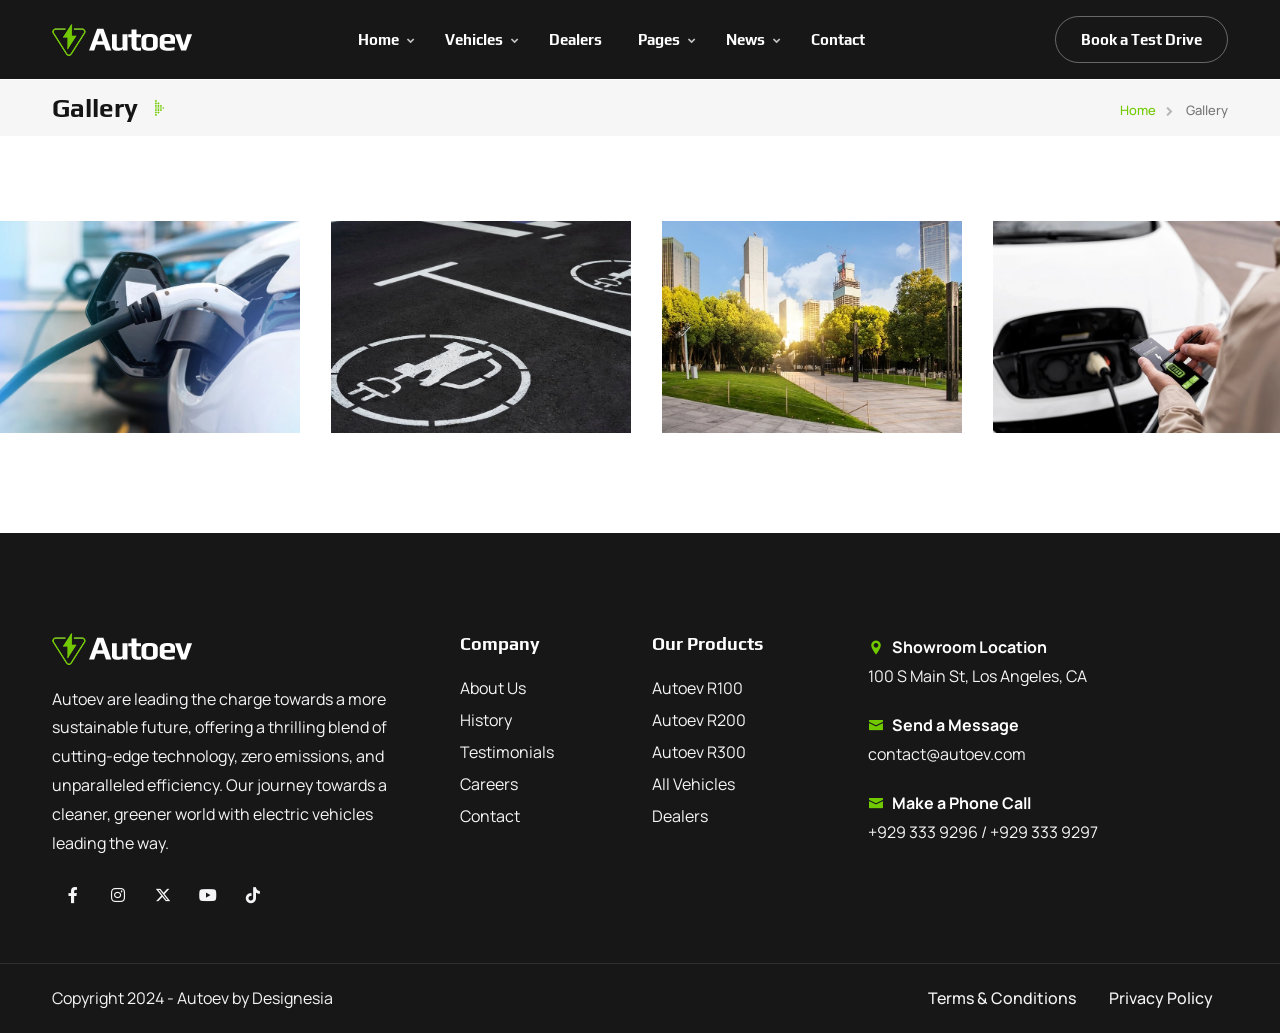
<file: gallery-marquee.html>
<!DOCTYPE html>
<html lang="en">


<!-- Mirrored from madebydesignesia.com/themes/autoev/gallery-marquee.html by HTTrack Website Copier/3.x [XR&CO'2014], Sun, 21 Jul 2024 13:08:33 GMT -->
<head>
    <title>Autoev — Electric Vehicle Charging EV Dealer Website Template</title>
    <link rel="icon" href="images/icon.png" type="image/gif" sizes="16x16">
    <meta content="text/html;charset=utf-8" http-equiv="Content-Type">
    <meta content="width=device-width, initial-scale=1.0" name="viewport" >
    <meta content="Autoev — Electric Vehicle Charging EV Dealer Website Template" name="description" >
    <meta content="" name="keywords" >
    <meta content="" name="author" >
    <!-- CSS Files
    ================================================== -->
    <link href="css/bootstrap.min.css" rel="stylesheet" type="text/css" id="bootstrap">
    <link href="css/plugins.css" rel="stylesheet" type="text/css" >
    <link href="css/swiper.css" rel="stylesheet" type="text/css" >
    <link href="css/style.css" rel="stylesheet" type="text/css" >
    <link href="css/swiper-custom.css" rel="stylesheet" type="text/css" >
    <link href="css/coloring.css" rel="stylesheet" type="text/css" >
    <!-- color scheme -->
    <link id="colors" href="css/colors/scheme-01.css" rel="stylesheet" type="text/css" >

</head>

<body>
    <div id="wrapper">
        <div class="float-text show-on-scroll">
            <span><a href="#">Scroll to top</a></span>
        </div>
        <div class="scrollbar-v show-on-scroll"></div>
        
        <!-- page preloader begin -->
        <div id="de-loader"></div>
        <!-- page preloader close -->

        <!-- header begin -->
        <header class="scroll-light has-topbar">
            <div class="container">
                <div class="row">
                    <div class="col-md-12">
                        <div class="de-flex sm-pt10">
                            <div class="de-flex-col">
                                <!-- logo begin -->
                                <div id="logo">
                                    <a href="index-2.html">
                                        <img class="logo-main" src="images/logo-white.webp" alt="" >
                                        <img class="logo-scroll" src="images/logo-black.webp" alt="" >
                                        <img class="logo-mobile" src="images/logo-white.webp" alt="" >
                                    </a>
                                </div>
                                <!-- logo close -->
                            </div>
                            <div class="de-flex-col header-col-mid">
                                <ul id="mainmenu">
                                    <li><a class="menu-item" href="index-2.html">Home</a>
                                        <ul class="mega">
                                            <li>
                                                <div class="container">
                                                    <div class="sb-menu p-4">
                                                        <div class="row g-4">
                                                            <div class="col-lg-2 text-center">
                                                                <div class="bg-grey rounded-10px relative hover text-center">
                                                                    <a href="index-2.html">
                                                                        <img src="images/demo/homepage-1.jpg" class="w-100 relative z-1000 hover-scale-1-1 rounded-5px" alt="">
                                                                    </a>

                                                                    <div class="absolute w-100 h-100 start-0 top-0 rounded-10px hover-bg-color"></div>
                                                                </div>                            
                                                                <h5 class="mt-3 mb-1">Homepage 1</h5>                          
                                                            </div>

                                                            <div class="col-lg-2 text-center">
                                                                <div class="bg-grey rounded-10px relative hover text-center">
                                                                    <a href="homepage-2.html">
                                                                        <img src="images/demo/homepage-2.jpg" class="w-100 relative z-1000 hover-scale-1-1 rounded-5px" alt="">
                                                                    </a>

                                                                    <div class="absolute w-100 h-100 start-0 top-0 rounded-10px hover-bg-color"></div>
                                                                </div>                            
                                                                <h5 class="mt-3 mb-1">Homepage 3</h5>                          
                                                            </div>

                                                            <div class="col-lg-2 text-center">
                                                                <div class="bg-grey rounded-10px relative hover text-center">
                                                                    <a href="homepage-3.html">
                                                                        <img src="images/demo/homepage-3.jpg" class="w-100 relative z-1000 hover-scale-1-1 rounded-5px" alt="">
                                                                    </a>

                                                                    <div class="absolute w-100 h-100 start-0 top-0 rounded-10px hover-bg-color"></div>
                                                                </div>                            
                                                                <h5 class="mt-3 mb-1">Homepage 3</h5>                          
                                                            </div>

                                                            <div class="col-lg-2 text-center">
                                                                <div class="bg-grey rounded-10px relative hover text-center">
                                                                    <a href="homepage-4.html">
                                                                        <img src="images/demo/homepage-4.jpg" class="w-100 relative z-1000 hover-scale-1-1 rounded-5px" alt="">
                                                                    </a>

                                                                    <div class="absolute w-100 h-100 start-0 top-0 rounded-10px hover-bg-color"></div>
                                                                </div>                            
                                                                <h5 class="mt-3 mb-1">Homepage 4</h5>                          
                                                            </div>

                                                            <div class="col-lg-2 text-center">
                                                                <div class="bg-grey rounded-10px relative hover text-center">
                                                                    <a href="homepage-5.html">
                                                                        <img src="images/demo/homepage-5.jpg" class="w-100 relative z-1000 hover-scale-1-1 rounded-5px" alt="">
                                                                    </a>

                                                                    <div class="absolute w-100 h-100 start-0 top-0 rounded-10px hover-bg-color"></div>
                                                                </div>                            
                                                                <h5 class="mt-3 mb-1">Homepage 5</h5>                          
                                                            </div>

                                                            <div class="col-lg-2 text-center">
                                                                <div class="bg-grey rounded-10px relative hover text-center">
                                                                    <div>
                                                                        <img src="images/demo/coming-soon.jpg" class="w-100 relative z-1000 hover-scale-1-1 rounded-5px" alt="">
                                                                    </div>

                                                                    <div class="absolute w-100 h-100 start-0 top-0 rounded-10px hover-bg-color"></div>
                                                                </div>                            
                                                                <h5 class="mt-3 mb-1">Coming Soon</h5>                          
                                                            </div>
                                                        </div>
                                                    </div>
                                                </div>                                                
                                            </li>
                                        </ul>
                                    </li>
                                    <li><a class="menu-item" href="vehicles.html">Vehicles</a>
                                        <ul class="mega">
                                            <li>
                                                <div class="container">
                                                    <div class="sb-menu p-4">
                                                        <div class="row g-4">
                                                            <div class="col-lg-3 text-center">
                                                                <div class="bg-grey p-2 rounded-10px relative hover text-center">
                                                                    <a href="vehicle-single-1.html">
                                                                        <img src="images/misc/4.webp" class="w-100 relative z-1000 hover-scale-1-2" alt="">
                                                                        <img src="images/misc/10.webp" class="absolute start-10 top-10 w-20" alt="">
                                                                    </a>

                                                                    <div class="absolute w-100 h-100 start-0 top-0 rounded-10px hover-bg-color"></div>
                                                                </div>                            
                                                                <h4 class="mt-3 mb-1">Autoev R100</h4>
                                                                <p class="mb-0">Ride the Future: Silent, Smooth, Electric</p>                            
                                                                
                                                            </div>
                                                            <div class="col-lg-3 text-center">
                                                                <div class="bg-grey p-2 rounded-10px relative hover text-center">
                                                                    <a href="vehicle-single-2.html">
                                                                        <img src="images/misc/m2.webp" class="w-100 relative z-1000 hover-scale-1-2" alt="">
                                                                        <img src="images/misc/10.webp" class="absolute start-10 top-10 w-20" alt="">
                                                                    </a>

                                                                    <div class="absolute w-100 h-100 start-0 top-0 rounded-10px hover-bg-color"></div>
                                                                </div>
                                                                <h4 class="mt-3 mb-1"><span class="bg-color me-2 fs-15 px-2 rounded-5px text-uppercase anim-op-blink-to-light">New</span>Autoev R200</h4>
                                                                <p class="mb-0">Redefining Motorcycle Performance.</p>
                                                                
                                                            </div>
                                                            <div class="col-lg-3 text-center">
                                                                <div class="bg-grey p-2 rounded-10px relative hover text-center">
                                                                    <a href="vehicle-single-3.html">
                                                                        <img src="images/misc/m3.webp" class="w-100 relative z-1000 hover-scale-1-2" alt="">
                                                                        <img src="images/misc/10.webp" class="absolute start-10 top-10 w-20" alt="">
                                                                    </a>

                                                                    <div class="absolute w-100 h-100 start-0 top-0 rounded-10px hover-bg-color"></div>
                                                                </div>
                                                                <h4 class="mt-3 mb-1">Autoev R300</h4>
                                                                <p class="mb-0">Where Sustainability Meets Adventure.</p>
                                                                
                                                            </div>

                                                            <div class="col-lg-3 text-center">
                                                                <div class="bg-grey p-2 rounded-10px relative hover text-center">
                                                                    <a href="vehicles.html">
                                                                        <img src="images/misc/11.webp" class="w-100 relative z-1000 hover-scale-1-2" alt="">
                                                                        <img src="images/misc/10.webp" class="absolute start-10 top-10 w-20" alt="">
                                                                    </a>

                                                                    <div class="absolute w-100 h-100 start-0 top-0 rounded-10px hover-bg-color"></div>
                                                                </div>
                                                                <h4 class="mt-3 mb-1">All Vehicles</h4>
                                                                <p class="mb-0">View All Models.</p>
                                                                
                                                            </div>
                                                        </div>
                                                    </div>
                                                </div>                                                
                                            </li>
                                        </ul>
                                    </li>
                                    <li><a class="menu-item" href="dealers.html">Dealers</a></li>
                                    <li><a class="menu-item" href="#">Pages</a>
                                        <ul class="mega mega-3-cols">
                                            <div class="sb-menu p-4">
                                                <div class="row g-4">
                                                    <div class="col-lg-4">
                                                        <h5>Company</h5>
                                                        <ul class="no-bg">
                                                            <li><a href="about.html">About Us</a></li>
                                                            <li><a href="news.html">News</a></li>
                                                            <li><a href="testimonials.html">Testimonials</a></li>
                                                            <li><a href="history.html">History</a></li>
                                                            <li><a href="careers.html">Careers</a></li>
                                                        </ul>
                                                    </div>
                                                    <div class="col-lg-4">
                                                        <h5>Vehicles</h5>
                                                        <ul class="no-bg">
                                                            <li><a href="vehicles.html">All Vehicles</a></li>
                                                            <li><a href="vehicle-single-1.html">Vehicle Details 1</a></li>
                                                            <li><a href="vehicle-single-2.html">Vehicle Details 2</a></li>
                                                            <li><a href="vehicle-single-3.html">Vehicle Details 3</a></li>
                                                            <li><a href="pricing-table.html">Pricing Table</a></li>
                                                        </ul>
                                                    </div>
                                                    <div class="col-lg-4">
                                                        <h5>Gallery</h5>
                                                        <ul class="no-bg">
                                                            <li><a href="gallery-grid.html">Gallery Grid</a></li>
                                                            <li><a href="gallery-carousel.html">Gallery Carousel</a></li>
                                                            <li><a href="gallery-marquee.html">Gallery Marquee</a></li>
                                                        </ul>

                                                        <div class="spacer-single"></div>

                                                        <h5>Misc</h5>
                                                        <ul class="no-bg">
                                                            <li><a href="bootstrap-5-elements.html">Bootstrap 5 Elements</a></li>
                                                        </ul>
                                                    </div>
                                                </div>
                                            </div>
                                        </ul>
                                    </li>
                                    <li>
                                        <a class="menu-item" href="news.html">News</a>
                                        <ul>
                                            <li><a class="menu-item" href="news.html">News Default</a></li>
                                            <li><a class="menu-item" href="news-modern.html">News Modern</a></li>
                                            <li><a class="menu-item" href="news-creative.html">News Creative</a></li>
                                            <li><a class="menu-item" href="news-poster.html">News Poster</a></li>
                                            <li><a class="menu-item" href="news-classic.html">News Classic</a></li>
                                            <li><a class="menu-item" href="news-plain.html">News Plain</a></li>
                                            <li><a class="menu-item" href="news-poster-fullpage.html">News Fullpage</a></li>
                                            <li><a class="menu-item" href="news-sidebar-1.html">News with Sidebar</a></li>
                                        </ul>
                                    </li>
                                    <li><a class="menu-item" href="contact.html">Contact</a></li>
                                </ul>
                            </div>
                            <div class="de-flex-col">
                                <div class="menu_side_area">          
                                    <a href="contact.html" class="btn-line">Book a Test Drive</a>
                                    <span id="menu-btn"></span>
                                </div>
                            </div>
                        </div>
                    </div>
                </div>
            </div>
        </header>
        <!-- header close -->
        <!-- content begin -->
        <div class="no-bottom no-top" id="content">

            <div id="top"></div>

            <section class="pt10 pb10 mt80 bg-grey">
                <div class="container">
                    <div class="row align-items-center">
                        <div class="col-lg-6">
                            <h3 class="mb-0">Gallery<i class="icofont-dotted-right id-color ms-2"></i></h3>
                        </div>

                        <div class="col-lg-6 text-lg-end">
                            <ul class="crumb">
                                <li><a href="index-2.html">Home</a></li>
                                <li class="active">Gallery</li>
                            </ul>
                        </div>
                    </div>
                </div>
            </section>

            <section class="text-light">
                <div class="wow fadeInRight d-flex">
                  <div class="de-marquee-list wow">
                    <div class="d-item">
                        <span class="d-item-txt"><a href="images/gallery/1.webp" class="image-popup"><img src="images/gallery/1.webp" class="w-300px" alt=""></a></span>
                        <span class="d-item-txt"><a href="images/gallery/2.webp" class="image-popup"><img src="images/gallery/2.webp" class="w-300px" alt=""></a></span>
                        <span class="d-item-txt"><a href="images/gallery/3.webp" class="image-popup"><img src="images/gallery/3.webp" class="w-300px" alt=""></a></span>
                        <span class="d-item-txt"><a href="images/gallery/4.webp" class="image-popup"><img src="images/gallery/4.webp" class="w-300px" alt=""></a></span>
                        <span class="d-item-txt"><a href="images/gallery/5.webp" class="image-popup"><img src="images/gallery/5.webp" class="w-300px" alt=""></a></span>
                        <span class="d-item-txt"><a href="images/gallery/6.webp" class="image-popup"><img src="images/gallery/6.webp" class="w-300px" alt=""></a></span>
                        <span class="d-item-txt"><a href="images/gallery/7.webp" class="image-popup"><img src="images/gallery/7.webp" class="w-300px" alt=""></a></span>
                        <span class="d-item-txt"><a href="images/gallery/8.webp" class="image-popup"><img src="images/gallery/8.webp" class="w-300px" alt=""></a></span>
                    </div>
                  </div>
                </div>
            </section>
            

        </div>
        <!-- content close -->
        
        <!-- footer begin -->
        <footer class="section-dark">
            <div class="container">
                <div class="row gx-5">
                    <div class="col-lg-4 col-sm-6">
                        <img src="images/logo-white.webp" alt="" >
                        <div class="spacer-20"></div>
                        <p>Autoev are leading the charge towards a more sustainable future, offering a thrilling blend of cutting-edge technology, zero emissions, and unparalleled efficiency. Our journey towards a cleaner, greener world with electric vehicles leading the way.</p>

                        <div class="social-icons mb-sm-30">
                            <a href="#"><i class="fa-brands fa-facebook-f"></i></a>
                            <a href="#"><i class="fa-brands fa-instagram"></i></a>
                            <a href="#"><i class="fa-brands fa-x-twitter"></i></a>
                            <a href="#"><i class="fa-brands fa-youtube"></i></a>
                            <a href="#"><i class="fa-brands fa-tiktok"></i></a>
                        </div>
                    </div>
                    <div class="col-lg-4 col-sm-12 order-lg-1 order-sm-2">
                        <div class="row">
                            <div class="col-lg-6 col-sm-6">
                                <div class="widget">
                                    <h5>Company</h5>
                                    <ul>                                        
                                        <li><a href="about.html">About Us</a></li>
                                        <li><a href="history.html">History</a></li>
                                        <li><a href="testimonials.html">Testimonials</a></li>
                                        <li><a href="careers.html">Careers</a></li>
                                        <li><a href="contact.html">Contact</a></li>
                                    </ul>
                                </div>
                            </div>
                            <div class="col-lg-6 col-sm-6">
                                <div class="widget">
                                    <h5>Our Products</h5>
                                    <ul>
                                        <li><a href="vehicle-single-1.html">Autoev R100</a></li>
                                        <li><a href="vehicle-single-2.html">Autoev R200</a></li>
                                        <li><a href="vehicle-single-3.html">Autoev R300</a></li>
                                        <li><a href="vehicles.html">All Vehicles</a></li>
                                        <li><a href="dealers.html">Dealers</a></li>
                                    </ul>
                                </div>
                            </div>
                        </div>
                    </div>
                    <div class="col-lg-4 col-sm-6 order-lg-2 order-sm-1">
                        <div class="widget">
                            <div class="fw-bold text-white"><i class="icofont-location-pin me-2 id-color"></i>Showroom Location</div>
                            100 S Main St, Los Angeles, CA

                            <div class="spacer-20"></div>

                            <div class="fw-bold text-white"><i class="icofont-envelope me-2 id-color"></i>Send a Message</div>
                            contact@autoev.com     

                            <div class="spacer-20"></div>

                            <div class="fw-bold text-white"><i class="icofont-envelope me-2 id-color"></i>Make a Phone Call</div>
                            +929 333 9296 / +929 333 9297                            
                        </div>
                    </div>
                </div>
            </div>
            <div class="subfooter">
                <div class="container">
                    <div class="row">
                        <div class="col-md-12">
                            <div class="de-flex">
                                <div class="de-flex-col">
                                    Copyright 2024 - Autoev by Designesia
                                </div>
                                <ul class="menu-simple">
                                    <li><a href="#">Terms &amp; Conditions</a></li>
                                    <li><a href="#">Privacy Policy</a></li>
                                </ul>
                            </div>
                        </div>
                    </div>
                </div>
            </div>
        </footer>
        <!-- footer close -->
    </div>

    <div id="buy-now" class="show-on-scroll">
        <a class="btn-buy" href="https://themeforest.net/cart/configure_before_adding/52788184" target="_blank">Buy on <img src="demo/envato.png" class="" alt=""></a>
    </div>
    
    <!-- Javascript Files
    ================================================== -->
    <script src="js/plugins.js"></script>
    <script src="js/designesia.js"></script>
    <script src="js/swiper.js"></script>
    <script src="js/custom-marquee.js"></script>
    <script src="js/custom-swiper-1.js"></script>

</body>


<!-- Mirrored from madebydesignesia.com/themes/autoev/gallery-marquee.html by HTTrack Website Copier/3.x [XR&CO'2014], Sun, 21 Jul 2024 13:08:33 GMT -->
</html>
</file>
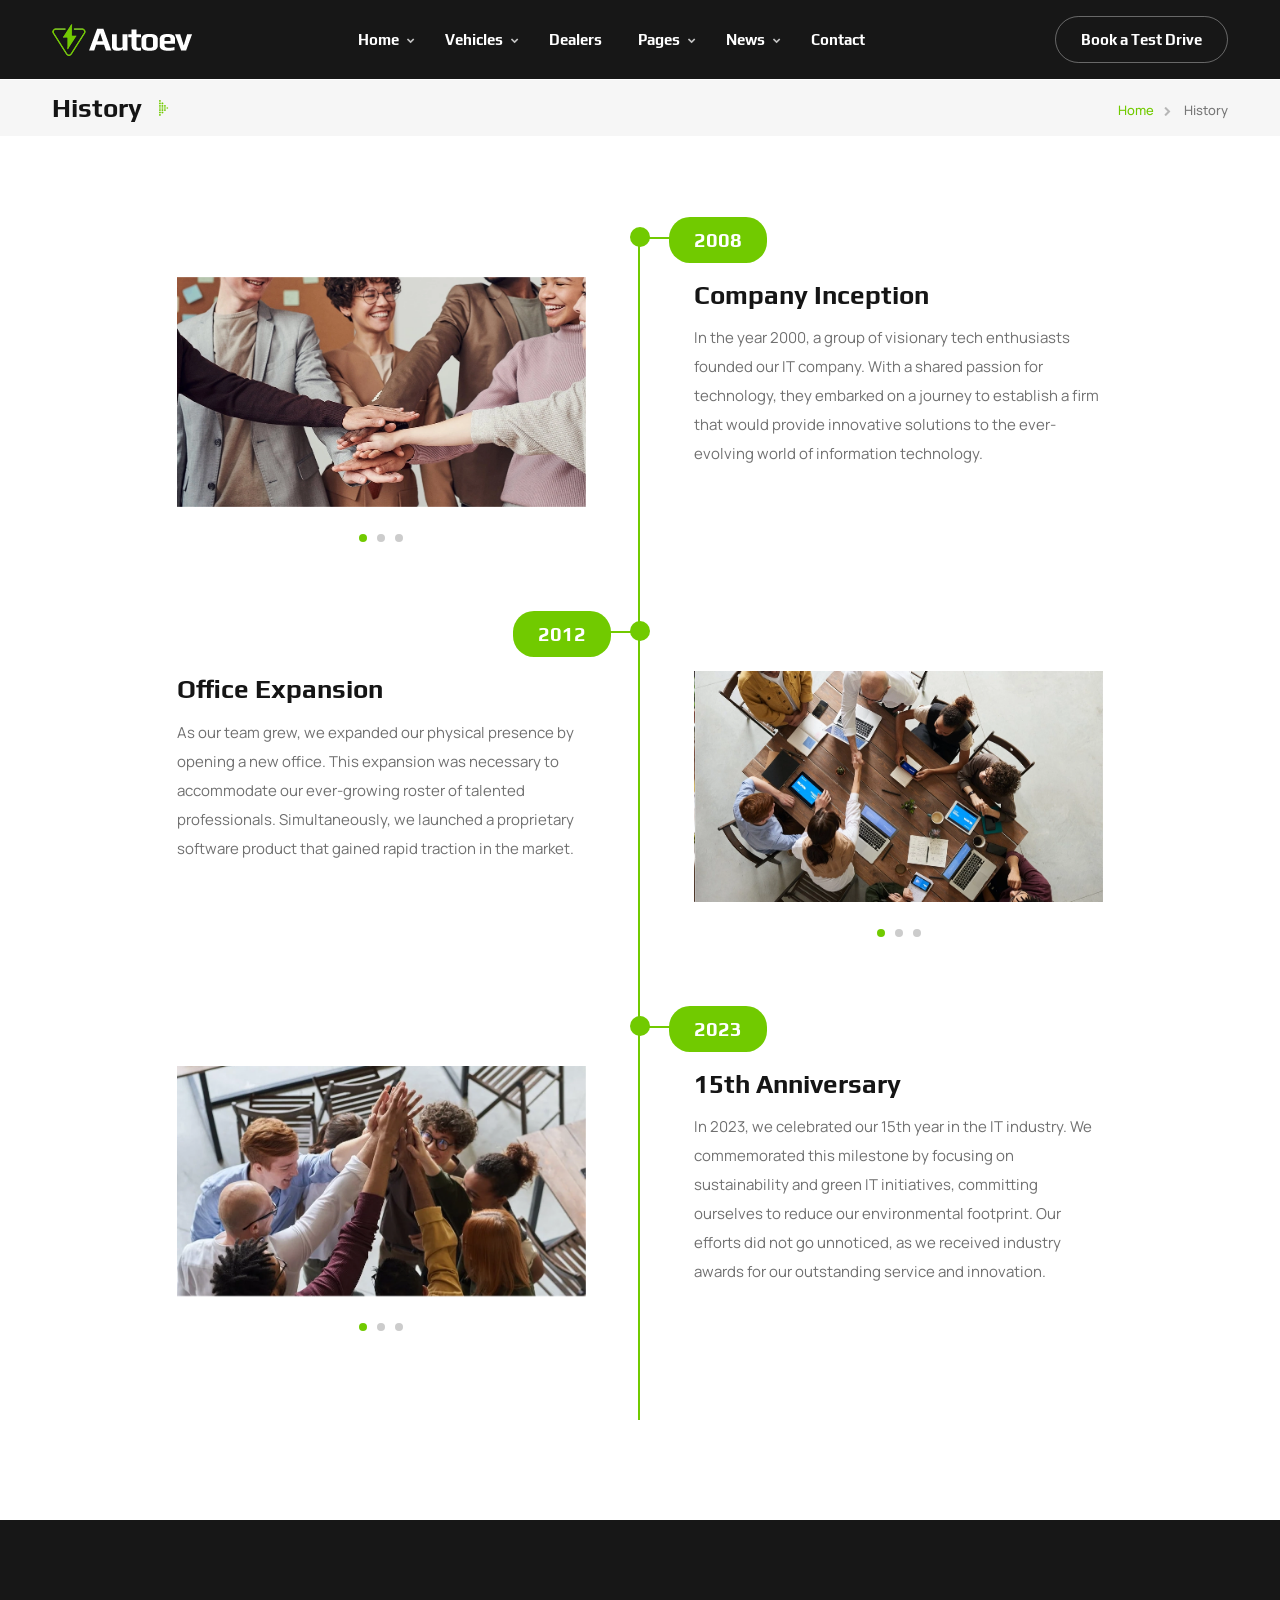
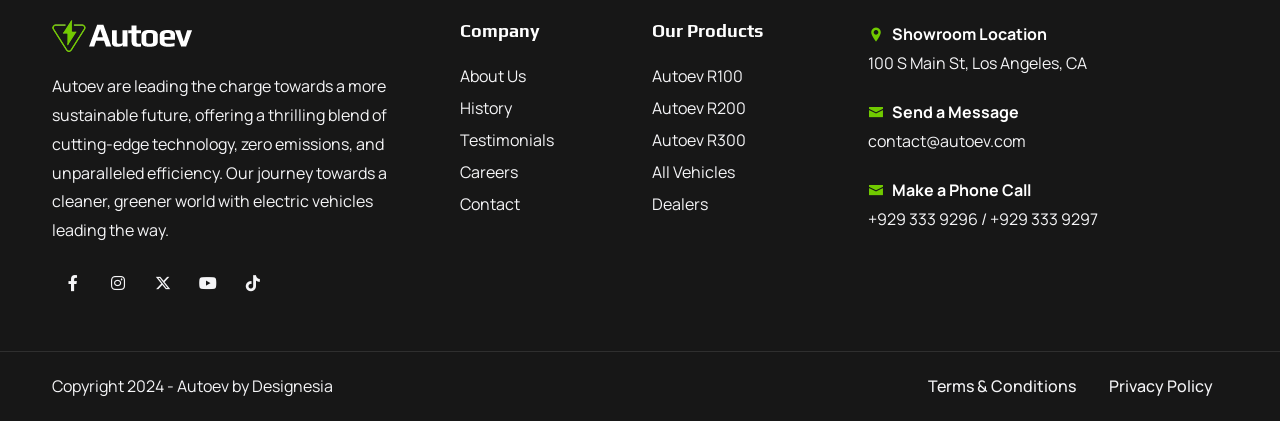
<file: history.html>
<!DOCTYPE html>
<html lang="en">


<!-- Mirrored from madebydesignesia.com/themes/autoev/history.html by HTTrack Website Copier/3.x [XR&CO'2014], Sun, 21 Jul 2024 13:08:28 GMT -->
<head>
    <title>Autoev — Electric Vehicle Charging EV Dealer Website Template</title>
    <link rel="icon" href="images/icon.png" type="image/gif" sizes="16x16">
    <meta content="text/html;charset=utf-8" http-equiv="Content-Type">
    <meta content="width=device-width, initial-scale=1.0" name="viewport" >
    <meta content="Autoev — Electric Vehicle Charging EV Dealer Website Template" name="description" >
    <meta content="" name="keywords" >
    <meta content="" name="author" >
    <!-- CSS Files
    ================================================== -->
    <link href="css/bootstrap.min.css" rel="stylesheet" type="text/css" id="bootstrap">
    <link href="css/plugins.css" rel="stylesheet" type="text/css" >
    <link href="css/swiper.css" rel="stylesheet" type="text/css" >
    <link href="css/style.css" rel="stylesheet" type="text/css" >
    <link href="css/swiper-custom.css" rel="stylesheet" type="text/css" >
    <link href="css/coloring.css" rel="stylesheet" type="text/css" >
    <!-- color scheme -->
    <link id="colors" href="css/colors/scheme-01.css" rel="stylesheet" type="text/css" >

</head>

<body>
    <div id="wrapper">
        <div class="float-text show-on-scroll">
            <span><a href="#">Scroll to top</a></span>
        </div>
        <div class="scrollbar-v show-on-scroll"></div>
        
        <!-- page preloader begin -->
        <div id="de-loader"></div>
        <!-- page preloader close -->

        <!-- header begin -->
        <header class="scroll-light has-topbar">
            <div class="container">
                <div class="row">
                    <div class="col-md-12">
                        <div class="de-flex sm-pt10">
                            <div class="de-flex-col">
                                <!-- logo begin -->
                                <div id="logo">
                                    <a href="index-2.html">
                                        <img class="logo-main" src="images/logo-white.webp" alt="" >
                                        <img class="logo-scroll" src="images/logo-black.webp" alt="" >
                                        <img class="logo-mobile" src="images/logo-white.webp" alt="" >
                                    </a>
                                </div>
                                <!-- logo close -->
                            </div>
                            <div class="de-flex-col header-col-mid">
                                <ul id="mainmenu">
                                    <li><a class="menu-item" href="index-2.html">Home</a>
                                        <ul class="mega">
                                            <li>
                                                <div class="container">
                                                    <div class="sb-menu p-4">
                                                        <div class="row g-4">
                                                            <div class="col-lg-2 text-center">
                                                                <div class="bg-grey rounded-10px relative hover text-center">
                                                                    <a href="index-2.html">
                                                                        <img src="images/demo/homepage-1.jpg" class="w-100 relative z-1000 hover-scale-1-1 rounded-5px" alt="">
                                                                    </a>

                                                                    <div class="absolute w-100 h-100 start-0 top-0 rounded-10px hover-bg-color"></div>
                                                                </div>                            
                                                                <h5 class="mt-3 mb-1">Homepage 1</h5>                          
                                                            </div>

                                                            <div class="col-lg-2 text-center">
                                                                <div class="bg-grey rounded-10px relative hover text-center">
                                                                    <a href="homepage-2.html">
                                                                        <img src="images/demo/homepage-2.jpg" class="w-100 relative z-1000 hover-scale-1-1 rounded-5px" alt="">
                                                                    </a>

                                                                    <div class="absolute w-100 h-100 start-0 top-0 rounded-10px hover-bg-color"></div>
                                                                </div>                            
                                                                <h5 class="mt-3 mb-1">Homepage 3</h5>                          
                                                            </div>

                                                            <div class="col-lg-2 text-center">
                                                                <div class="bg-grey rounded-10px relative hover text-center">
                                                                    <a href="homepage-3.html">
                                                                        <img src="images/demo/homepage-3.jpg" class="w-100 relative z-1000 hover-scale-1-1 rounded-5px" alt="">
                                                                    </a>

                                                                    <div class="absolute w-100 h-100 start-0 top-0 rounded-10px hover-bg-color"></div>
                                                                </div>                            
                                                                <h5 class="mt-3 mb-1">Homepage 3</h5>                          
                                                            </div>

                                                            <div class="col-lg-2 text-center">
                                                                <div class="bg-grey rounded-10px relative hover text-center">
                                                                    <a href="homepage-4.html">
                                                                        <img src="images/demo/homepage-4.jpg" class="w-100 relative z-1000 hover-scale-1-1 rounded-5px" alt="">
                                                                    </a>

                                                                    <div class="absolute w-100 h-100 start-0 top-0 rounded-10px hover-bg-color"></div>
                                                                </div>                            
                                                                <h5 class="mt-3 mb-1">Homepage 4</h5>                          
                                                            </div>

                                                            <div class="col-lg-2 text-center">
                                                                <div class="bg-grey rounded-10px relative hover text-center">
                                                                    <a href="homepage-5.html">
                                                                        <img src="images/demo/homepage-5.jpg" class="w-100 relative z-1000 hover-scale-1-1 rounded-5px" alt="">
                                                                    </a>

                                                                    <div class="absolute w-100 h-100 start-0 top-0 rounded-10px hover-bg-color"></div>
                                                                </div>                            
                                                                <h5 class="mt-3 mb-1">Homepage 5</h5>                          
                                                            </div>

                                                            <div class="col-lg-2 text-center">
                                                                <div class="bg-grey rounded-10px relative hover text-center">
                                                                    <div>
                                                                        <img src="images/demo/coming-soon.jpg" class="w-100 relative z-1000 hover-scale-1-1 rounded-5px" alt="">
                                                                    </div>

                                                                    <div class="absolute w-100 h-100 start-0 top-0 rounded-10px hover-bg-color"></div>
                                                                </div>                            
                                                                <h5 class="mt-3 mb-1">Coming Soon</h5>                          
                                                            </div>
                                                        </div>
                                                    </div>
                                                </div>                                                
                                            </li>
                                        </ul>
                                    </li>
                                    <li><a class="menu-item" href="vehicles.html">Vehicles</a>
                                        <ul class="mega">
                                            <li>
                                                <div class="container">
                                                    <div class="sb-menu p-4">
                                                        <div class="row g-4">
                                                            <div class="col-lg-3 text-center">
                                                                <div class="bg-grey p-2 rounded-10px relative hover text-center">
                                                                    <a href="vehicle-single-1.html">
                                                                        <img src="images/misc/4.webp" class="w-100 relative z-1000 hover-scale-1-2" alt="">
                                                                        <img src="images/misc/10.webp" class="absolute start-10 top-10 w-20" alt="">
                                                                    </a>

                                                                    <div class="absolute w-100 h-100 start-0 top-0 rounded-10px hover-bg-color"></div>
                                                                </div>                            
                                                                <h4 class="mt-3 mb-1">Autoev R100</h4>
                                                                <p class="mb-0">Ride the Future: Silent, Smooth, Electric</p>                            
                                                                
                                                            </div>
                                                            <div class="col-lg-3 text-center">
                                                                <div class="bg-grey p-2 rounded-10px relative hover text-center">
                                                                    <a href="vehicle-single-2.html">
                                                                        <img src="images/misc/m2.webp" class="w-100 relative z-1000 hover-scale-1-2" alt="">
                                                                        <img src="images/misc/10.webp" class="absolute start-10 top-10 w-20" alt="">
                                                                    </a>

                                                                    <div class="absolute w-100 h-100 start-0 top-0 rounded-10px hover-bg-color"></div>
                                                                </div>
                                                                <h4 class="mt-3 mb-1"><span class="bg-color me-2 fs-15 px-2 rounded-5px text-uppercase anim-op-blink-to-light">New</span>Autoev R200</h4>
                                                                <p class="mb-0">Redefining Motorcycle Performance.</p>
                                                                
                                                            </div>
                                                            <div class="col-lg-3 text-center">
                                                                <div class="bg-grey p-2 rounded-10px relative hover text-center">
                                                                    <a href="vehicle-single-3.html">
                                                                        <img src="images/misc/m3.webp" class="w-100 relative z-1000 hover-scale-1-2" alt="">
                                                                        <img src="images/misc/10.webp" class="absolute start-10 top-10 w-20" alt="">
                                                                    </a>

                                                                    <div class="absolute w-100 h-100 start-0 top-0 rounded-10px hover-bg-color"></div>
                                                                </div>
                                                                <h4 class="mt-3 mb-1">Autoev R300</h4>
                                                                <p class="mb-0">Where Sustainability Meets Adventure.</p>
                                                                
                                                            </div>

                                                            <div class="col-lg-3 text-center">
                                                                <div class="bg-grey p-2 rounded-10px relative hover text-center">
                                                                    <a href="vehicles.html">
                                                                        <img src="images/misc/11.webp" class="w-100 relative z-1000 hover-scale-1-2" alt="">
                                                                        <img src="images/misc/10.webp" class="absolute start-10 top-10 w-20" alt="">
                                                                    </a>

                                                                    <div class="absolute w-100 h-100 start-0 top-0 rounded-10px hover-bg-color"></div>
                                                                </div>
                                                                <h4 class="mt-3 mb-1">All Vehicles</h4>
                                                                <p class="mb-0">View All Models.</p>
                                                                
                                                            </div>
                                                        </div>
                                                    </div>
                                                </div>                                                
                                            </li>
                                        </ul>
                                    </li>
                                    <li><a class="menu-item" href="dealers.html">Dealers</a></li>
                                    <li><a class="menu-item" href="#">Pages</a>
                                        <ul class="mega mega-3-cols">
                                            <div class="sb-menu p-4">
                                                <div class="row g-4">
                                                    <div class="col-lg-4">
                                                        <h5>Company</h5>
                                                        <ul class="no-bg">
                                                            <li><a href="about.html">About Us</a></li>
                                                            <li><a href="news.html">News</a></li>
                                                            <li><a href="testimonials.html">Testimonials</a></li>
                                                            <li><a href="history.html">History</a></li>
                                                            <li><a href="careers.html">Careers</a></li>
                                                        </ul>
                                                    </div>
                                                    <div class="col-lg-4">
                                                        <h5>Vehicles</h5>
                                                        <ul class="no-bg">
                                                            <li><a href="vehicles.html">All Vehicles</a></li>
                                                            <li><a href="vehicle-single-1.html">Vehicle Details 1</a></li>
                                                            <li><a href="vehicle-single-2.html">Vehicle Details 2</a></li>
                                                            <li><a href="vehicle-single-3.html">Vehicle Details 3</a></li>
                                                            <li><a href="pricing-table.html">Pricing Table</a></li>
                                                        </ul>
                                                    </div>
                                                    <div class="col-lg-4">
                                                        <h5>Gallery</h5>
                                                        <ul class="no-bg">
                                                            <li><a href="gallery-grid.html">Gallery Grid</a></li>
                                                            <li><a href="gallery-carousel.html">Gallery Carousel</a></li>
                                                            <li><a href="gallery-marquee.html">Gallery Marquee</a></li>
                                                        </ul>

                                                        <div class="spacer-single"></div>

                                                        <h5>Misc</h5>
                                                        <ul class="no-bg">
                                                            <li><a href="bootstrap-5-elements.html">Bootstrap 5 Elements</a></li>
                                                        </ul>
                                                    </div>
                                                </div>
                                            </div>
                                        </ul>
                                    </li>
                                    <li>
                                        <a class="menu-item" href="news.html">News</a>
                                        <ul>
                                            <li><a class="menu-item" href="news.html">News Default</a></li>
                                            <li><a class="menu-item" href="news-modern.html">News Modern</a></li>
                                            <li><a class="menu-item" href="news-creative.html">News Creative</a></li>
                                            <li><a class="menu-item" href="news-poster.html">News Poster</a></li>
                                            <li><a class="menu-item" href="news-classic.html">News Classic</a></li>
                                            <li><a class="menu-item" href="news-plain.html">News Plain</a></li>
                                            <li><a class="menu-item" href="news-poster-fullpage.html">News Fullpage</a></li>
                                            <li><a class="menu-item" href="news-sidebar-1.html">News with Sidebar</a></li>
                                        </ul>
                                    </li>
                                    <li><a class="menu-item" href="contact.html">Contact</a></li>
                                </ul>
                            </div>
                            <div class="de-flex-col">
                                <div class="menu_side_area">          
                                    <a href="contact.html" class="btn-line">Book a Test Drive</a>
                                    <span id="menu-btn"></span>
                                </div>
                            </div>
                        </div>
                    </div>
                </div>
            </div>
        </header>
        <!-- header close -->
        <!-- content begin -->
        <div class="no-bottom no-top" id="content">

            <div id="top"></div>

            <section class="pt10 pb10 mt80 bg-grey">
                <div class="container">
                    <div class="row align-items-center">
                        <div class="col-lg-6">
                            <h3 class="mb-0">History<i class="icofont-dotted-right id-color ms-2"></i></h3>
                        </div>

                        <div class="col-lg-6 text-lg-end">
                            <ul class="crumb">
                                <li><a href="index-2.html">Home</a></li>
                                <li class="active">History</li>
                            </ul>
                        </div>
                    </div>
                </div>
            </section>

            <section>
                <div class="container">
                    <div class="row">
                        <div class="col-lg-10 offset-lg-1">
                            <div class="site-timeline-content">
                                <!-- Article -->
                                <div class="de-timeline-article odd">
                                    <div class="site-center-line"></div>
                                  <div class="content-left-container">
                                    <div class="owl-single-dots owl-carousel owl-theme">
                                      <div class="item"><img src="images/timeline/1.webp" alt=""></div>
                                      <div class="item"><img src="images/timeline/2.webp" alt=""></div>
                                      <div class="item"><img src="images/timeline/3.webp" alt=""></div>  
                                    </div>
                                  </div>
                                  <div class="content-right-container">
                                    <div class="year__">
                                      <div class="d-line"></div>
                                      <h4 class="de-timeline-year">2008</h4>
                                    </div>
                                    <div class="content-right">
                                      <h3 class="de-timeline-title">Company Inception</h3>
                                      <p>In the year 2000, a group of visionary tech enthusiasts founded our IT company. With a shared passion for technology, they embarked on a journey to establish a firm that would provide innovative solutions to the ever-evolving world of information technology.</p>
                                    </div>
                                  </div>
                                  <div class="meta-dot">
                                  </div>
                                </div>
                                <!-- // Article -->
                                <!-- Article -->
                                <div class="de-timeline-article even">
                                  <div class="site-center-line"></div>
                                  <div class="content-left-container">
                                    <div class="year__">
                                      <div class="d-line"></div>
                                      <h4 class="de-timeline-year">2012</h4>
                                    </div>
                                    <div class="content-right">
                                      <h3 class="de-timeline-title">Office Expansion</h3>
                                      <p>As our team grew, we expanded our physical presence by opening a new office. This expansion was necessary to accommodate our ever-growing roster of talented professionals. Simultaneously, we launched a proprietary software product that gained rapid traction in the market.</p>
                                    </div>
                                  </div>
                                  <div class="content-right-container">
                                    <div class="owl-single-dots owl-carousel owl-theme">
                                      <div class="item"><img src="images/timeline/4.webp" alt=""></div>
                                      <div class="item"><img src="images/timeline/5.webp" alt=""></div>
                                      <div class="item"><img src="images/timeline/6.webp" alt=""></div>  
                                    </div>
                                  </div>
                                  <div class="meta-dot">
                                  </div>
                                </div>
                                <!-- // Article -->
                              <!-- Article -->
                                <div class="de-timeline-article odd">
                                    <div class="site-center-line"></div>
                                  <div class="content-left-container">
                                    <div class="owl-single-dots owl-carousel owl-theme">
                                      <div class="item"><img src="images/timeline/7.webp" alt=""></div>
                                      <div class="item"><img src="images/timeline/8.webp" alt=""></div>
                                      <div class="item"><img src="images/timeline/9.webp" alt=""></div>  
                                    </div>
                                  </div>
                                  <div class="content-right-container">
                                    <div class="year__">
                                      <div class="d-line"></div>
                                      <h4 class="de-timeline-year">2023</h4>
                                    </div>
                                    <div class="content-right">
                                      <h3 class="de-timeline-title">15th Anniversary</h3>
                                      <p>In 2023, we celebrated our 15th year in the IT industry. We commemorated this milestone by focusing on sustainability and green IT initiatives, committing ourselves to reduce our environmental footprint. Our efforts did not go unnoticed, as we received industry awards for our outstanding service and innovation.</p>
                                    </div>
                                  </div>
                                  <div class="meta-dot">
                                  </div>
                                </div>
                                <!-- // Article -->
                            </div>
                        </div>
                    </div>
                </div>
            </section>
            

        </div>
        <!-- content close -->
        
        <!-- footer begin -->
        <footer class="section-dark">
            <div class="container">
                <div class="row gx-5">
                    <div class="col-lg-4 col-sm-6">
                        <img src="images/logo-white.webp" alt="" >
                        <div class="spacer-20"></div>
                        <p>Autoev are leading the charge towards a more sustainable future, offering a thrilling blend of cutting-edge technology, zero emissions, and unparalleled efficiency. Our journey towards a cleaner, greener world with electric vehicles leading the way.</p>

                        <div class="social-icons mb-sm-30">
                            <a href="#"><i class="fa-brands fa-facebook-f"></i></a>
                            <a href="#"><i class="fa-brands fa-instagram"></i></a>
                            <a href="#"><i class="fa-brands fa-x-twitter"></i></a>
                            <a href="#"><i class="fa-brands fa-youtube"></i></a>
                            <a href="#"><i class="fa-brands fa-tiktok"></i></a>
                        </div>
                    </div>
                    <div class="col-lg-4 col-sm-12 order-lg-1 order-sm-2">
                        <div class="row">
                            <div class="col-lg-6 col-sm-6">
                                <div class="widget">
                                    <h5>Company</h5>
                                    <ul>                                        
                                        <li><a href="about.html">About Us</a></li>
                                        <li><a href="history.html">History</a></li>
                                        <li><a href="testimonials.html">Testimonials</a></li>
                                        <li><a href="careers.html">Careers</a></li>
                                        <li><a href="contact.html">Contact</a></li>
                                    </ul>
                                </div>
                            </div>
                            <div class="col-lg-6 col-sm-6">
                                <div class="widget">
                                    <h5>Our Products</h5>
                                    <ul>
                                        <li><a href="vehicle-single-1.html">Autoev R100</a></li>
                                        <li><a href="vehicle-single-2.html">Autoev R200</a></li>
                                        <li><a href="vehicle-single-3.html">Autoev R300</a></li>
                                        <li><a href="vehicles.html">All Vehicles</a></li>
                                        <li><a href="dealers.html">Dealers</a></li>
                                    </ul>
                                </div>
                            </div>
                        </div>
                    </div>
                    <div class="col-lg-4 col-sm-6 order-lg-2 order-sm-1">
                        <div class="widget">
                            <div class="fw-bold text-white"><i class="icofont-location-pin me-2 id-color"></i>Showroom Location</div>
                            100 S Main St, Los Angeles, CA

                            <div class="spacer-20"></div>

                            <div class="fw-bold text-white"><i class="icofont-envelope me-2 id-color"></i>Send a Message</div>
                            contact@autoev.com     

                            <div class="spacer-20"></div>

                            <div class="fw-bold text-white"><i class="icofont-envelope me-2 id-color"></i>Make a Phone Call</div>
                            +929 333 9296 / +929 333 9297                            
                        </div>
                    </div>
                </div>
            </div>
            <div class="subfooter">
                <div class="container">
                    <div class="row">
                        <div class="col-md-12">
                            <div class="de-flex">
                                <div class="de-flex-col">
                                    Copyright 2024 - Autoev by Designesia
                                </div>
                                <ul class="menu-simple">
                                    <li><a href="#">Terms &amp; Conditions</a></li>
                                    <li><a href="#">Privacy Policy</a></li>
                                </ul>
                            </div>
                        </div>
                    </div>
                </div>
            </div>
        </footer>
        <!-- footer close -->
    </div>

    <div id="buy-now" class="show-on-scroll">
        <a class="btn-buy" href="https://themeforest.net/cart/configure_before_adding/52788184" target="_blank">Buy on <img src="demo/envato.png" class="" alt=""></a>
    </div>
    
    <!-- Javascript Files
    ================================================== -->
    <script src="js/plugins.js"></script>
    <script src="js/designesia.js"></script>
    <script src="js/swiper.js"></script>
    <script src="js/custom-marquee.js"></script>
    <script src="js/custom-swiper-1.js"></script>

</body>


<!-- Mirrored from madebydesignesia.com/themes/autoev/history.html by HTTrack Website Copier/3.x [XR&CO'2014], Sun, 21 Jul 2024 13:08:30 GMT -->
</html>
</file>
<file: css/plugins.css>
@charset "UTF-8";
/*!
 * animate.css -http://daneden.me/animate
 * Version - 3.5.1
 * Licensed under the MIT license - http://opensource.org/licenses/MIT
 *
 * Copyright (c) 2016 Daniel Eden
 */
 .animated{-webkit-animation-duration:.8s;animation-duration:.8s;-webkit-animation-fill-mode:both;animation-fill-mode:both}.animated.infinite{-webkit-animation-iteration-count:infinite;animation-iteration-count:infinite}.animated.hinge{-webkit-animation-duration:2s;animation-duration:2s}.animated.flipOutX,.animated.flipOutY,.animated.bounceIn,.animated.bounceOut{-webkit-animation-duration:.75s;animation-duration:.75s}@-webkit-keyframes bounce{from,20%,53%,80%,to{-webkit-animation-timing-function:cubic-bezier(.215,.61,.355,1);animation-timing-function:cubic-bezier(.215,.61,.355,1);-webkit-transform:translate3d(0,0,0);transform:translate3d(0,0,0)}40%,43%{-webkit-animation-timing-function:cubic-bezier(.755,.05,.855,.06);animation-timing-function:cubic-bezier(.755,.05,.855,.06);-webkit-transform:translate3d(0,-30px,0);transform:translate3d(0,-30px,0)}70%{-webkit-animation-timing-function:cubic-bezier(.755,.05,.855,.06);animation-timing-function:cubic-bezier(.755,.05,.855,.06);-webkit-transform:translate3d(0,-15px,0);transform:translate3d(0,-15px,0)}90%{-webkit-transform:translate3d(0,-4px,0);transform:translate3d(0,-4px,0)}}@keyframes bounce{from,20%,53%,80%,to{-webkit-animation-timing-function:cubic-bezier(.215,.61,.355,1);animation-timing-function:cubic-bezier(.215,.61,.355,1);-webkit-transform:translate3d(0,0,0);transform:translate3d(0,0,0)}40%,43%{-webkit-animation-timing-function:cubic-bezier(.755,.05,.855,.06);animation-timing-function:cubic-bezier(.755,.05,.855,.06);-webkit-transform:translate3d(0,-30px,0);transform:translate3d(0,-30px,0)}70%{-webkit-animation-timing-function:cubic-bezier(.755,.05,.855,.06);animation-timing-function:cubic-bezier(.755,.05,.855,.06);-webkit-transform:translate3d(0,-15px,0);transform:translate3d(0,-15px,0)}90%{-webkit-transform:translate3d(0,-4px,0);transform:translate3d(0,-4px,0)}}.bounce{-webkit-animation-name:bounce;animation-name:bounce;-webkit-transform-origin:center bottom;transform-origin:center bottom}@-webkit-keyframes flash{from,50%,to{opacity:1}25%,75%{opacity:0}}@keyframes flash{from,50%,to{opacity:1}25%,75%{opacity:0}}.flash{-webkit-animation-name:flash;animation-name:flash}@-webkit-keyframes pulse{from{-webkit-transform:scale3d(1,1,1);transform:scale3d(1,1,1)}50%{-webkit-transform:scale3d(1.05,1.05,1.05);transform:scale3d(1.05,1.05,1.05)}to{-webkit-transform:scale3d(1,1,1);transform:scale3d(1,1,1)}}@keyframes pulse{from{-webkit-transform:scale3d(1,1,1);transform:scale3d(1,1,1)}50%{-webkit-transform:scale3d(1.05,1.05,1.05);transform:scale3d(1.05,1.05,1.05)}to{-webkit-transform:scale3d(1,1,1);transform:scale3d(1,1,1)}}.pulse{-webkit-animation-name:pulse;animation-name:pulse}@-webkit-keyframes rubberBand{from{-webkit-transform:scale3d(1,1,1);transform:scale3d(1,1,1)}30%{-webkit-transform:scale3d(1.25,.75,1);transform:scale3d(1.25,.75,1)}40%{-webkit-transform:scale3d(.75,1.25,1);transform:scale3d(.75,1.25,1)}50%{-webkit-transform:scale3d(1.15,.85,1);transform:scale3d(1.15,.85,1)}65%{-webkit-transform:scale3d(.95,1.05,1);transform:scale3d(.95,1.05,1)}75%{-webkit-transform:scale3d(1.05,.95,1);transform:scale3d(1.05,.95,1)}to{-webkit-transform:scale3d(1,1,1);transform:scale3d(1,1,1)}}@keyframes rubberBand{from{-webkit-transform:scale3d(1,1,1);transform:scale3d(1,1,1)}30%{-webkit-transform:scale3d(1.25,.75,1);transform:scale3d(1.25,.75,1)}40%{-webkit-transform:scale3d(.75,1.25,1);transform:scale3d(.75,1.25,1)}50%{-webkit-transform:scale3d(1.15,.85,1);transform:scale3d(1.15,.85,1)}65%{-webkit-transform:scale3d(.95,1.05,1);transform:scale3d(.95,1.05,1)}75%{-webkit-transform:scale3d(1.05,.95,1);transform:scale3d(1.05,.95,1)}to{-webkit-transform:scale3d(1,1,1);transform:scale3d(1,1,1)}}.rubberBand{-webkit-animation-name:rubberBand;animation-name:rubberBand}@-webkit-keyframes shake{from,to{-webkit-transform:translate3d(0,0,0);transform:translate3d(0,0,0)}10%,30%,50%,70%,90%{-webkit-transform:translate3d(-10px,0,0);transform:translate3d(-10px,0,0)}20%,40%,60%,80%{-webkit-transform:translate3d(10px,0,0);transform:translate3d(10px,0,0)}}@keyframes shake{from,to{-webkit-transform:translate3d(0,0,0);transform:translate3d(0,0,0)}10%,30%,50%,70%,90%{-webkit-transform:translate3d(-10px,0,0);transform:translate3d(-10px,0,0)}20%,40%,60%,80%{-webkit-transform:translate3d(10px,0,0);transform:translate3d(10px,0,0)}}.shake{-webkit-animation-name:shake;animation-name:shake}@-webkit-keyframes headShake{0%{-webkit-transform:translateX(0);transform:translateX(0)}6.5%{-webkit-transform:translateX(-6px) rotateY(-9deg);transform:translateX(-6px) rotateY(-9deg)}18.5%{-webkit-transform:translateX(5px) rotateY(7deg);transform:translateX(5px) rotateY(7deg)}31.5%{-webkit-transform:translateX(-3px) rotateY(-5deg);transform:translateX(-3px) rotateY(-5deg)}43.5%{-webkit-transform:translateX(2px) rotateY(3deg);transform:translateX(2px) rotateY(3deg)}50%{-webkit-transform:translateX(0);transform:translateX(0)}}@keyframes headShake{0%{-webkit-transform:translateX(0);transform:translateX(0)}6.5%{-webkit-transform:translateX(-6px) rotateY(-9deg);transform:translateX(-6px) rotateY(-9deg)}18.5%{-webkit-transform:translateX(5px) rotateY(7deg);transform:translateX(5px) rotateY(7deg)}31.5%{-webkit-transform:translateX(-3px) rotateY(-5deg);transform:translateX(-3px) rotateY(-5deg)}43.5%{-webkit-transform:translateX(2px) rotateY(3deg);transform:translateX(2px) rotateY(3deg)}50%{-webkit-transform:translateX(0);transform:translateX(0)}}.headShake{-webkit-animation-timing-function:ease-in-out;animation-timing-function:ease-in-out;-webkit-animation-name:headShake;animation-name:headShake}@-webkit-keyframes swing{20%{-webkit-transform:rotate3d(0,0,1,15deg);transform:rotate3d(0,0,1,15deg)}40%{-webkit-transform:rotate3d(0,0,1,-10deg);transform:rotate3d(0,0,1,-10deg)}60%{-webkit-transform:rotate3d(0,0,1,5deg);transform:rotate3d(0,0,1,5deg)}80%{-webkit-transform:rotate3d(0,0,1,-5deg);transform:rotate3d(0,0,1,-5deg)}to{-webkit-transform:rotate3d(0,0,1,0deg);transform:rotate3d(0,0,1,0deg)}}@keyframes swing{20%{-webkit-transform:rotate3d(0,0,1,15deg);transform:rotate3d(0,0,1,15deg)}40%{-webkit-transform:rotate3d(0,0,1,-10deg);transform:rotate3d(0,0,1,-10deg)}60%{-webkit-transform:rotate3d(0,0,1,5deg);transform:rotate3d(0,0,1,5deg)}80%{-webkit-transform:rotate3d(0,0,1,-5deg);transform:rotate3d(0,0,1,-5deg)}to{-webkit-transform:rotate3d(0,0,1,0deg);transform:rotate3d(0,0,1,0deg)}}.swing{-webkit-transform-origin:top center;transform-origin:top center;-webkit-animation-name:swing;animation-name:swing}@-webkit-keyframes tada{from{-webkit-transform:scale3d(1,1,1);transform:scale3d(1,1,1)}10%,20%{-webkit-transform:scale3d(.9,.9,.9) rotate3d(0,0,1,-3deg);transform:scale3d(.9,.9,.9) rotate3d(0,0,1,-3deg)}30%,50%,70%,90%{-webkit-transform:scale3d(1.1,1.1,1.1) rotate3d(0,0,1,3deg);transform:scale3d(1.1,1.1,1.1) rotate3d(0,0,1,3deg)}40%,60%,80%{-webkit-transform:scale3d(1.1,1.1,1.1) rotate3d(0,0,1,-3deg);transform:scale3d(1.1,1.1,1.1) rotate3d(0,0,1,-3deg)}to{-webkit-transform:scale3d(1,1,1);transform:scale3d(1,1,1)}}@keyframes tada{from{-webkit-transform:scale3d(1,1,1);transform:scale3d(1,1,1)}10%,20%{-webkit-transform:scale3d(.9,.9,.9) rotate3d(0,0,1,-3deg);transform:scale3d(.9,.9,.9) rotate3d(0,0,1,-3deg)}30%,50%,70%,90%{-webkit-transform:scale3d(1.1,1.1,1.1) rotate3d(0,0,1,3deg);transform:scale3d(1.1,1.1,1.1) rotate3d(0,0,1,3deg)}40%,60%,80%{-webkit-transform:scale3d(1.1,1.1,1.1) rotate3d(0,0,1,-3deg);transform:scale3d(1.1,1.1,1.1) rotate3d(0,0,1,-3deg)}to{-webkit-transform:scale3d(1,1,1);transform:scale3d(1,1,1)}}.tada{-webkit-animation-name:tada;animation-name:tada}@-webkit-keyframes wobble{from{-webkit-transform:none;transform:none}15%{-webkit-transform:translate3d(-25%,0,0) rotate3d(0,0,1,-5deg);transform:translate3d(-25%,0,0) rotate3d(0,0,1,-5deg)}30%{-webkit-transform:translate3d(20%,0,0) rotate3d(0,0,1,3deg);transform:translate3d(20%,0,0) rotate3d(0,0,1,3deg)}45%{-webkit-transform:translate3d(-15%,0,0) rotate3d(0,0,1,-3deg);transform:translate3d(-15%,0,0) rotate3d(0,0,1,-3deg)}60%{-webkit-transform:translate3d(10%,0,0) rotate3d(0,0,1,2deg);transform:translate3d(10%,0,0) rotate3d(0,0,1,2deg)}75%{-webkit-transform:translate3d(-5%,0,0) rotate3d(0,0,1,-1deg);transform:translate3d(-5%,0,0) rotate3d(0,0,1,-1deg)}to{-webkit-transform:none;transform:none}}@keyframes wobble{from{-webkit-transform:none;transform:none}15%{-webkit-transform:translate3d(-25%,0,0) rotate3d(0,0,1,-5deg);transform:translate3d(-25%,0,0) rotate3d(0,0,1,-5deg)}30%{-webkit-transform:translate3d(20%,0,0) rotate3d(0,0,1,3deg);transform:translate3d(20%,0,0) rotate3d(0,0,1,3deg)}45%{-webkit-transform:translate3d(-15%,0,0) rotate3d(0,0,1,-3deg);transform:translate3d(-15%,0,0) rotate3d(0,0,1,-3deg)}60%{-webkit-transform:translate3d(10%,0,0) rotate3d(0,0,1,2deg);transform:translate3d(10%,0,0) rotate3d(0,0,1,2deg)}75%{-webkit-transform:translate3d(-5%,0,0) rotate3d(0,0,1,-1deg);transform:translate3d(-5%,0,0) rotate3d(0,0,1,-1deg)}to{-webkit-transform:none;transform:none}}.wobble{-webkit-animation-name:wobble;animation-name:wobble}@-webkit-keyframes jello{from,11.1%,to{-webkit-transform:none;transform:none}22.2%{-webkit-transform:skewX(-12.5deg) skewY(-12.5deg);transform:skewX(-12.5deg) skewY(-12.5deg)}33.3%{-webkit-transform:skewX(6.25deg) skewY(6.25deg);transform:skewX(6.25deg) skewY(6.25deg)}44.4%{-webkit-transform:skewX(-3.125deg) skewY(-3.125deg);transform:skewX(-3.125deg) skewY(-3.125deg)}55.5%{-webkit-transform:skewX(1.5625deg) skewY(1.5625deg);transform:skewX(1.5625deg) skewY(1.5625deg)}66.6%{-webkit-transform:skewX(-0.78125deg) skewY(-0.78125deg);transform:skewX(-0.78125deg) skewY(-0.78125deg)}77.7%{-webkit-transform:skewX(0.390625deg) skewY(0.390625deg);transform:skewX(0.390625deg) skewY(0.390625deg)}88.8%{-webkit-transform:skewX(-0.1953125deg) skewY(-0.1953125deg);transform:skewX(-0.1953125deg) skewY(-0.1953125deg)}}@keyframes jello{from,11.1%,to{-webkit-transform:none;transform:none}22.2%{-webkit-transform:skewX(-12.5deg) skewY(-12.5deg);transform:skewX(-12.5deg) skewY(-12.5deg)}33.3%{-webkit-transform:skewX(6.25deg) skewY(6.25deg);transform:skewX(6.25deg) skewY(6.25deg)}44.4%{-webkit-transform:skewX(-3.125deg) skewY(-3.125deg);transform:skewX(-3.125deg) skewY(-3.125deg)}55.5%{-webkit-transform:skewX(1.5625deg) skewY(1.5625deg);transform:skewX(1.5625deg) skewY(1.5625deg)}66.6%{-webkit-transform:skewX(-0.78125deg) skewY(-0.78125deg);transform:skewX(-0.78125deg) skewY(-0.78125deg)}77.7%{-webkit-transform:skewX(0.390625deg) skewY(0.390625deg);transform:skewX(0.390625deg) skewY(0.390625deg)}88.8%{-webkit-transform:skewX(-0.1953125deg) skewY(-0.1953125deg);transform:skewX(-0.1953125deg) skewY(-0.1953125deg)}}.jello{-webkit-animation-name:jello;animation-name:jello;-webkit-transform-origin:center;transform-origin:center}@-webkit-keyframes bounceIn{from,20%,40%,60%,80%,to{-webkit-animation-timing-function:cubic-bezier(.215,.61,.355,1);animation-timing-function:cubic-bezier(.215,.61,.355,1)}0%{opacity:0;-webkit-transform:scale3d(.3,.3,.3);transform:scale3d(.3,.3,.3)}20%{-webkit-transform:scale3d(1.1,1.1,1.1);transform:scale3d(1.1,1.1,1.1)}40%{-webkit-transform:scale3d(.9,.9,.9);transform:scale3d(.9,.9,.9)}60%{opacity:1;-webkit-transform:scale3d(1.03,1.03,1.03);transform:scale3d(1.03,1.03,1.03)}80%{-webkit-transform:scale3d(.97,.97,.97);transform:scale3d(.97,.97,.97)}to{opacity:1;-webkit-transform:scale3d(1,1,1);transform:scale3d(1,1,1)}}@keyframes bounceIn{from,20%,40%,60%,80%,to{-webkit-animation-timing-function:cubic-bezier(.215,.61,.355,1);animation-timing-function:cubic-bezier(.215,.61,.355,1)}0%{opacity:0;-webkit-transform:scale3d(.3,.3,.3);transform:scale3d(.3,.3,.3)}20%{-webkit-transform:scale3d(1.1,1.1,1.1);transform:scale3d(1.1,1.1,1.1)}40%{-webkit-transform:scale3d(.9,.9,.9);transform:scale3d(.9,.9,.9)}60%{opacity:1;-webkit-transform:scale3d(1.03,1.03,1.03);transform:scale3d(1.03,1.03,1.03)}80%{-webkit-transform:scale3d(.97,.97,.97);transform:scale3d(.97,.97,.97)}to{opacity:1;-webkit-transform:scale3d(1,1,1);transform:scale3d(1,1,1)}}.bounceIn{-webkit-animation-name:bounceIn;animation-name:bounceIn}@-webkit-keyframes bounceInDown{from,60%,75%,90%,to{-webkit-animation-timing-function:cubic-bezier(.215,.61,.355,1);animation-timing-function:cubic-bezier(.215,.61,.355,1)}0%{opacity:0;-webkit-transform:translate3d(0,-3000px,0);transform:translate3d(0,-3000px,0)}60%{opacity:1;-webkit-transform:translate3d(0,25px,0);transform:translate3d(0,25px,0)}75%{-webkit-transform:translate3d(0,-10px,0);transform:translate3d(0,-10px,0)}90%{-webkit-transform:translate3d(0,5px,0);transform:translate3d(0,5px,0)}to{-webkit-transform:none;transform:none}}@keyframes bounceInDown{from,60%,75%,90%,to{-webkit-animation-timing-function:cubic-bezier(.215,.61,.355,1);animation-timing-function:cubic-bezier(.215,.61,.355,1)}0%{opacity:0;-webkit-transform:translate3d(0,-3000px,0);transform:translate3d(0,-3000px,0)}60%{opacity:1;-webkit-transform:translate3d(0,25px,0);transform:translate3d(0,25px,0)}75%{-webkit-transform:translate3d(0,-10px,0);transform:translate3d(0,-10px,0)}90%{-webkit-transform:translate3d(0,5px,0);transform:translate3d(0,5px,0)}to{-webkit-transform:none;transform:none}}.bounceInDown{-webkit-animation-name:bounceInDown;animation-name:bounceInDown}@-webkit-keyframes bounceInLeft{from,60%,75%,90%,to{-webkit-animation-timing-function:cubic-bezier(.215,.61,.355,1);animation-timing-function:cubic-bezier(.215,.61,.355,1)}0%{opacity:0;-webkit-transform:translate3d(-3000px,0,0);transform:translate3d(-3000px,0,0)}60%{opacity:1;-webkit-transform:translate3d(25px,0,0);transform:translate3d(25px,0,0)}75%{-webkit-transform:translate3d(-10px,0,0);transform:translate3d(-10px,0,0)}90%{-webkit-transform:translate3d(5px,0,0);transform:translate3d(5px,0,0)}to{-webkit-transform:none;transform:none}}@keyframes bounceInLeft{from,60%,75%,90%,to{-webkit-animation-timing-function:cubic-bezier(.215,.61,.355,1);animation-timing-function:cubic-bezier(.215,.61,.355,1)}0%{opacity:0;-webkit-transform:translate3d(-3000px,0,0);transform:translate3d(-3000px,0,0)}60%{opacity:1;-webkit-transform:translate3d(25px,0,0);transform:translate3d(25px,0,0)}75%{-webkit-transform:translate3d(-10px,0,0);transform:translate3d(-10px,0,0)}90%{-webkit-transform:translate3d(5px,0,0);transform:translate3d(5px,0,0)}to{-webkit-transform:none;transform:none}}.bounceInLeft{-webkit-animation-name:bounceInLeft;animation-name:bounceInLeft}@-webkit-keyframes bounceInRight{from,60%,75%,90%,to{-webkit-animation-timing-function:cubic-bezier(.215,.61,.355,1);animation-timing-function:cubic-bezier(.215,.61,.355,1)}from{opacity:0;-webkit-transform:translate3d(3000px,0,0);transform:translate3d(3000px,0,0)}60%{opacity:1;-webkit-transform:translate3d(-25px,0,0);transform:translate3d(-25px,0,0)}75%{-webkit-transform:translate3d(10px,0,0);transform:translate3d(10px,0,0)}90%{-webkit-transform:translate3d(-5px,0,0);transform:translate3d(-5px,0,0)}to{-webkit-transform:none;transform:none}}@keyframes bounceInRight{from,60%,75%,90%,to{-webkit-animation-timing-function:cubic-bezier(.215,.61,.355,1);animation-timing-function:cubic-bezier(.215,.61,.355,1)}from{opacity:0;-webkit-transform:translate3d(3000px,0,0);transform:translate3d(3000px,0,0)}60%{opacity:1;-webkit-transform:translate3d(-25px,0,0);transform:translate3d(-25px,0,0)}75%{-webkit-transform:translate3d(10px,0,0);transform:translate3d(10px,0,0)}90%{-webkit-transform:translate3d(-5px,0,0);transform:translate3d(-5px,0,0)}to{-webkit-transform:none;transform:none}}.bounceInRight{-webkit-animation-name:bounceInRight;animation-name:bounceInRight}@-webkit-keyframes bounceInUp{from,60%,75%,90%,to{-webkit-animation-timing-function:cubic-bezier(.215,.61,.355,1);animation-timing-function:cubic-bezier(.215,.61,.355,1)}from{opacity:0;-webkit-transform:translate3d(0,3000px,0);transform:translate3d(0,3000px,0)}60%{opacity:1;-webkit-transform:translate3d(0,-20px,0);transform:translate3d(0,-20px,0)}75%{-webkit-transform:translate3d(0,10px,0);transform:translate3d(0,10px,0)}90%{-webkit-transform:translate3d(0,-5px,0);transform:translate3d(0,-5px,0)}to{-webkit-transform:translate3d(0,0,0);transform:translate3d(0,0,0)}}@keyframes bounceInUp{from,60%,75%,90%,to{-webkit-animation-timing-function:cubic-bezier(.215,.61,.355,1);animation-timing-function:cubic-bezier(.215,.61,.355,1)}from{opacity:0;-webkit-transform:translate3d(0,3000px,0);transform:translate3d(0,3000px,0)}60%{opacity:1;-webkit-transform:translate3d(0,-20px,0);transform:translate3d(0,-20px,0)}75%{-webkit-transform:translate3d(0,10px,0);transform:translate3d(0,10px,0)}90%{-webkit-transform:translate3d(0,-5px,0);transform:translate3d(0,-5px,0)}to{-webkit-transform:translate3d(0,0,0);transform:translate3d(0,0,0)}}.bounceInUp{-webkit-animation-name:bounceInUp;animation-name:bounceInUp}@-webkit-keyframes bounceOut{20%{-webkit-transform:scale3d(.9,.9,.9);transform:scale3d(.9,.9,.9)}50%,55%{opacity:1;-webkit-transform:scale3d(1.1,1.1,1.1);transform:scale3d(1.1,1.1,1.1)}to{opacity:0;-webkit-transform:scale3d(.3,.3,.3);transform:scale3d(.3,.3,.3)}}@keyframes bounceOut{20%{-webkit-transform:scale3d(.9,.9,.9);transform:scale3d(.9,.9,.9)}50%,55%{opacity:1;-webkit-transform:scale3d(1.1,1.1,1.1);transform:scale3d(1.1,1.1,1.1)}to{opacity:0;-webkit-transform:scale3d(.3,.3,.3);transform:scale3d(.3,.3,.3)}}.bounceOut{-webkit-animation-name:bounceOut;animation-name:bounceOut}@-webkit-keyframes bounceOutDown{20%{-webkit-transform:translate3d(0,10px,0);transform:translate3d(0,10px,0)}40%,45%{opacity:1;-webkit-transform:translate3d(0,-20px,0);transform:translate3d(0,-20px,0)}to{opacity:0;-webkit-transform:translate3d(0,2000px,0);transform:translate3d(0,2000px,0)}}@keyframes bounceOutDown{20%{-webkit-transform:translate3d(0,10px,0);transform:translate3d(0,10px,0)}40%,45%{opacity:1;-webkit-transform:translate3d(0,-20px,0);transform:translate3d(0,-20px,0)}to{opacity:0;-webkit-transform:translate3d(0,2000px,0);transform:translate3d(0,2000px,0)}}.bounceOutDown{-webkit-animation-name:bounceOutDown;animation-name:bounceOutDown}@-webkit-keyframes bounceOutLeft{20%{opacity:1;-webkit-transform:translate3d(20px,0,0);transform:translate3d(20px,0,0)}to{opacity:0;-webkit-transform:translate3d(-2000px,0,0);transform:translate3d(-2000px,0,0)}}@keyframes bounceOutLeft{20%{opacity:1;-webkit-transform:translate3d(20px,0,0);transform:translate3d(20px,0,0)}to{opacity:0;-webkit-transform:translate3d(-2000px,0,0);transform:translate3d(-2000px,0,0)}}.bounceOutLeft{-webkit-animation-name:bounceOutLeft;animation-name:bounceOutLeft}@-webkit-keyframes bounceOutRight{20%{opacity:1;-webkit-transform:translate3d(-20px,0,0);transform:translate3d(-20px,0,0)}to{opacity:0;-webkit-transform:translate3d(2000px,0,0);transform:translate3d(2000px,0,0)}}@keyframes bounceOutRight{20%{opacity:1;-webkit-transform:translate3d(-20px,0,0);transform:translate3d(-20px,0,0)}to{opacity:0;-webkit-transform:translate3d(2000px,0,0);transform:translate3d(2000px,0,0)}}.bounceOutRight{-webkit-animation-name:bounceOutRight;animation-name:bounceOutRight}@-webkit-keyframes bounceOutUp{20%{-webkit-transform:translate3d(0,-10px,0);transform:translate3d(0,-10px,0)}40%,45%{opacity:1;-webkit-transform:translate3d(0,20px,0);transform:translate3d(0,20px,0)}to{opacity:0;-webkit-transform:translate3d(0,-2000px,0);transform:translate3d(0,-2000px,0)}}@keyframes bounceOutUp{20%{-webkit-transform:translate3d(0,-10px,0);transform:translate3d(0,-10px,0)}40%,45%{opacity:1;-webkit-transform:translate3d(0,20px,0);transform:translate3d(0,20px,0)}to{opacity:0;-webkit-transform:translate3d(0,-2000px,0);transform:translate3d(0,-2000px,0)}}.bounceOutUp{-webkit-animation-name:bounceOutUp;animation-name:bounceOutUp}@-webkit-keyframes fadeIn{from{opacity:0}to{opacity:1}}@keyframes fadeIn{from{opacity:0}to{opacity:1}}.fadeIn{-webkit-animation-name:fadeIn;animation-name:fadeIn}@-webkit-keyframes fadeInDown{from{opacity:0;-webkit-transform:translate3d(0,-30%,0);transform:translate3d(0,-30%,0)}to{opacity:1;-webkit-transform:none;transform:none}}@keyframes fadeInDown{from{opacity:0;-webkit-transform:translate3d(0,-30%,0);transform:translate3d(0,-30%,0)}to{opacity:1;-webkit-transform:none;transform:none}}.fadeInDown{-webkit-animation-name:fadeInDown;animation-name:fadeInDown}@-webkit-keyframes fadeInDownBig{from{opacity:0;-webkit-transform:translate3d(0,-2000px,0);transform:translate3d(0,-2000px,0)}to{opacity:1;-webkit-transform:none;transform:none}}@keyframes fadeInDownBig{from{opacity:0;-webkit-transform:translate3d(0,-2000px,0);transform:translate3d(0,-2000px,0)}to{opacity:1;-webkit-transform:none;transform:none}}.fadeInDownBig{-webkit-animation-name:fadeInDownBig;animation-name:fadeInDownBig}@-webkit-keyframes fadeInLeft{from{opacity:0;-webkit-transform:translate3d(-10%,0,0);transform:translate3d(-10%,0,0)}to{opacity:1;-webkit-transform:none;transform:none}}@keyframes fadeInLeft{from{opacity:0;-webkit-transform:translate3d(-10%,0,0);transform:translate3d(-10%,0,0)}to{opacity:1;-webkit-transform:none;transform:none}}.fadeInLeft{-webkit-animation-name:fadeInLeft;animation-name:fadeInLeft}@-webkit-keyframes fadeInLeftBig{from{opacity:0;-webkit-transform:translate3d(-2000px,0,0);transform:translate3d(-2000px,0,0)}to{opacity:1;-webkit-transform:none;transform:none}}@keyframes fadeInLeftBig{from{opacity:0;-webkit-transform:translate3d(-2000px,0,0);transform:translate3d(-2000px,0,0)}to{opacity:1;-webkit-transform:none;transform:none}}.fadeInLeftBig{-webkit-animation-name:fadeInLeftBig;animation-name:fadeInLeftBig}@-webkit-keyframes fadeInRight{from{opacity:0;-webkit-transform:translate3d(10%,0,0);transform:translate3d(10%,0,0)}to{opacity:1;-webkit-transform:none;transform:none}}@keyframes fadeInRight{from{opacity:0;-webkit-transform:translate3d(10%,0,0);transform:translate3d(10%,0,0)}to{opacity:1;-webkit-transform:none;transform:none}}.fadeInRight{-webkit-animation-name:fadeInRight;animation-name:fadeInRight}@-webkit-keyframes fadeInRightBig{from{opacity:0;-webkit-transform:translate3d(2000px,0,0);transform:translate3d(2000px,0,0)}to{opacity:1;-webkit-transform:none;transform:none}}@keyframes fadeInRightBig{from{opacity:0;-webkit-transform:translate3d(2000px,0,0);transform:translate3d(2000px,0,0)}to{opacity:1;-webkit-transform:none;transform:none}}.fadeInRightBig{-webkit-animation-name:fadeInRightBig;animation-name:fadeInRightBig}@-webkit-keyframes fadeInUp{from{opacity:0;-webkit-transform:translate3d(0,30%,0);transform:translate3d(0,30%,0)}to{opacity:1;-webkit-transform:none;transform:none}}@keyframes fadeInUp{from{opacity:0;-webkit-transform:translate3d(0,30%,0);transform:translate3d(0,30%,0)}to{opacity:1;-webkit-transform:none;transform:none}}.fadeInUp{-webkit-animation-name:fadeInUp;animation-name:fadeInUp}@-webkit-keyframes fadeInUpBig{from{opacity:0;-webkit-transform:translate3d(0,2000px,0);transform:translate3d(0,2000px,0)}to{opacity:1;-webkit-transform:none;transform:none}}@keyframes fadeInUpBig{from{opacity:0;-webkit-transform:translate3d(0,2000px,0);transform:translate3d(0,2000px,0)}to{opacity:1;-webkit-transform:none;transform:none}}.fadeInUpBig{-webkit-animation-name:fadeInUpBig;animation-name:fadeInUpBig}@-webkit-keyframes fadeOut{from{opacity:1}to{opacity:0}}@keyframes fadeOut{from{opacity:1}to{opacity:0}}.fadeOut{-webkit-animation-name:fadeOut;animation-name:fadeOut}@-webkit-keyframes fadeOutDown{from{opacity:1}to{opacity:0;-webkit-transform:translate3d(0,30%,0);transform:translate3d(0,30%,0)}}@keyframes fadeOutDown{from{opacity:1}to{opacity:0;-webkit-transform:translate3d(0,30%,0);transform:translate3d(0,30%,0)}}.fadeOutDown{-webkit-animation-name:fadeOutDown;animation-name:fadeOutDown}@-webkit-keyframes fadeOutDownBig{from{opacity:1}to{opacity:0;-webkit-transform:translate3d(0,2000px,0);transform:translate3d(0,2000px,0)}}@keyframes fadeOutDownBig{from{opacity:1}to{opacity:0;-webkit-transform:translate3d(0,2000px,0);transform:translate3d(0,2000px,0)}}.fadeOutDownBig{-webkit-animation-name:fadeOutDownBig;animation-name:fadeOutDownBig}@-webkit-keyframes fadeOutLeft{from{opacity:1}to{opacity:0;-webkit-transform:translate3d(-10%,0,0);transform:translate3d(-10%,0,0)}}@keyframes fadeOutLeft{from{opacity:1}to{opacity:0;-webkit-transform:translate3d(-10%,0,0);transform:translate3d(-10%,0,0)}}.fadeOutLeft{-webkit-animation-name:fadeOutLeft;animation-name:fadeOutLeft}@-webkit-keyframes fadeOutLeftBig{from{opacity:1}to{opacity:0;-webkit-transform:translate3d(-2000px,0,0);transform:translate3d(-2000px,0,0)}}@keyframes fadeOutLeftBig{from{opacity:1}to{opacity:0;-webkit-transform:translate3d(-2000px,0,0);transform:translate3d(-2000px,0,0)}}.fadeOutLeftBig{-webkit-animation-name:fadeOutLeftBig;animation-name:fadeOutLeftBig}@-webkit-keyframes fadeOutRight{from{opacity:1}to{opacity:0;-webkit-transform:translate3d(10%,0,0);transform:translate3d(10%,0,0)}}@keyframes fadeOutRight{from{opacity:1}to{opacity:0;-webkit-transform:translate3d(10%,0,0);transform:translate3d(10%,0,0)}}.fadeOutRight{-webkit-animation-name:fadeOutRight;animation-name:fadeOutRight}@-webkit-keyframes fadeOutRightBig{from{opacity:1}to{opacity:0;-webkit-transform:translate3d(2000px,0,0);transform:translate3d(2000px,0,0)}}@keyframes fadeOutRightBig{from{opacity:1}to{opacity:0;-webkit-transform:translate3d(2000px,0,0);transform:translate3d(2000px,0,0)}}.fadeOutRightBig{-webkit-animation-name:fadeOutRightBig;animation-name:fadeOutRightBig}@-webkit-keyframes fadeOutUp{from{opacity:1}to{opacity:0;-webkit-transform:translate3d(0,-30%,0);transform:translate3d(0,-30%,0)}}@keyframes fadeOutUp{from{opacity:1}to{opacity:0;-webkit-transform:translate3d(0,-30%,0);transform:translate3d(0,-30%,0)}}.fadeOutUp{-webkit-animation-name:fadeOutUp;animation-name:fadeOutUp}@-webkit-keyframes fadeOutUpBig{from{opacity:1}to{opacity:0;-webkit-transform:translate3d(0,-2000px,0);transform:translate3d(0,-2000px,0)}}@keyframes fadeOutUpBig{from{opacity:1}to{opacity:0;-webkit-transform:translate3d(0,-2000px,0);transform:translate3d(0,-2000px,0)}}.fadeOutUpBig{-webkit-animation-name:fadeOutUpBig;animation-name:fadeOutUpBig}@-webkit-keyframes flip{from{-webkit-transform:perspective(400px) rotate3d(0,1,0,-360deg);transform:perspective(400px) rotate3d(0,1,0,-360deg);-webkit-animation-timing-function:ease-out;animation-timing-function:ease-out}40%{-webkit-transform:perspective(400px) translate3d(0,0,150px) rotate3d(0,1,0,-190deg);transform:perspective(400px) translate3d(0,0,150px) rotate3d(0,1,0,-190deg);-webkit-animation-timing-function:ease-out;animation-timing-function:ease-out}50%{-webkit-transform:perspective(400px) translate3d(0,0,150px) rotate3d(0,1,0,-170deg);transform:perspective(400px) translate3d(0,0,150px) rotate3d(0,1,0,-170deg);-webkit-animation-timing-function:ease-in;animation-timing-function:ease-in}80%{-webkit-transform:perspective(400px) scale3d(.95,.95,.95);transform:perspective(400px) scale3d(.95,.95,.95);-webkit-animation-timing-function:ease-in;animation-timing-function:ease-in}to{-webkit-transform:perspective(400px);transform:perspective(400px);-webkit-animation-timing-function:ease-in;animation-timing-function:ease-in}}@keyframes flip{from{-webkit-transform:perspective(400px) rotate3d(0,1,0,-360deg);transform:perspective(400px) rotate3d(0,1,0,-360deg);-webkit-animation-timing-function:ease-out;animation-timing-function:ease-out}40%{-webkit-transform:perspective(400px) translate3d(0,0,150px) rotate3d(0,1,0,-190deg);transform:perspective(400px) translate3d(0,0,150px) rotate3d(0,1,0,-190deg);-webkit-animation-timing-function:ease-out;animation-timing-function:ease-out}50%{-webkit-transform:perspective(400px) translate3d(0,0,150px) rotate3d(0,1,0,-170deg);transform:perspective(400px) translate3d(0,0,150px) rotate3d(0,1,0,-170deg);-webkit-animation-timing-function:ease-in;animation-timing-function:ease-in}80%{-webkit-transform:perspective(400px) scale3d(.95,.95,.95);transform:perspective(400px) scale3d(.95,.95,.95);-webkit-animation-timing-function:ease-in;animation-timing-function:ease-in}to{-webkit-transform:perspective(400px);transform:perspective(400px);-webkit-animation-timing-function:ease-in;animation-timing-function:ease-in}}.animated.flip{-webkit-backface-visibility:visible;backface-visibility:visible;-webkit-animation-name:flip;animation-name:flip}@-webkit-keyframes flipInX{from{-webkit-transform:perspective(400px) rotate3d(1,0,0,90deg);transform:perspective(400px) rotate3d(1,0,0,90deg);-webkit-animation-timing-function:ease-in;animation-timing-function:ease-in;opacity:0}40%{-webkit-transform:perspective(400px) rotate3d(1,0,0,-20deg);transform:perspective(400px) rotate3d(1,0,0,-20deg);-webkit-animation-timing-function:ease-in;animation-timing-function:ease-in}60%{-webkit-transform:perspective(400px) rotate3d(1,0,0,10deg);transform:perspective(400px) rotate3d(1,0,0,10deg);opacity:1}80%{-webkit-transform:perspective(400px) rotate3d(1,0,0,-5deg);transform:perspective(400px) rotate3d(1,0,0,-5deg)}to{-webkit-transform:perspective(400px);transform:perspective(400px)}}@keyframes flipInX{from{-webkit-transform:perspective(400px) rotate3d(1,0,0,90deg);transform:perspective(400px) rotate3d(1,0,0,90deg);-webkit-animation-timing-function:ease-in;animation-timing-function:ease-in;opacity:0}40%{-webkit-transform:perspective(400px) rotate3d(1,0,0,-20deg);transform:perspective(400px) rotate3d(1,0,0,-20deg);-webkit-animation-timing-function:ease-in;animation-timing-function:ease-in}60%{-webkit-transform:perspective(400px) rotate3d(1,0,0,10deg);transform:perspective(400px) rotate3d(1,0,0,10deg);opacity:1}80%{-webkit-transform:perspective(400px) rotate3d(1,0,0,-5deg);transform:perspective(400px) rotate3d(1,0,0,-5deg)}to{-webkit-transform:perspective(400px);transform:perspective(400px)}}.flipInX{-webkit-backface-visibility:visible!important;backface-visibility:visible!important;-webkit-animation-name:flipInX;animation-name:flipInX}@-webkit-keyframes flipInY{from{-webkit-transform:perspective(400px) rotate3d(0,1,0,90deg);transform:perspective(400px) rotate3d(0,1,0,90deg);-webkit-animation-timing-function:ease-in;animation-timing-function:ease-in;opacity:0}40%{-webkit-transform:perspective(400px) rotate3d(0,1,0,-20deg);transform:perspective(400px) rotate3d(0,1,0,-20deg);-webkit-animation-timing-function:ease-in;animation-timing-function:ease-in}60%{-webkit-transform:perspective(400px) rotate3d(0,1,0,10deg);transform:perspective(400px) rotate3d(0,1,0,10deg);opacity:1}80%{-webkit-transform:perspective(400px) rotate3d(0,1,0,-5deg);transform:perspective(400px) rotate3d(0,1,0,-5deg)}to{-webkit-transform:perspective(400px);transform:perspective(400px)}}@keyframes flipInY{from{-webkit-transform:perspective(400px) rotate3d(0,1,0,90deg);transform:perspective(400px) rotate3d(0,1,0,90deg);-webkit-animation-timing-function:ease-in;animation-timing-function:ease-in;opacity:0}40%{-webkit-transform:perspective(400px) rotate3d(0,1,0,-20deg);transform:perspective(400px) rotate3d(0,1,0,-20deg);-webkit-animation-timing-function:ease-in;animation-timing-function:ease-in}60%{-webkit-transform:perspective(400px) rotate3d(0,1,0,10deg);transform:perspective(400px) rotate3d(0,1,0,10deg);opacity:1}80%{-webkit-transform:perspective(400px) rotate3d(0,1,0,-5deg);transform:perspective(400px) rotate3d(0,1,0,-5deg)}to{-webkit-transform:perspective(400px);transform:perspective(400px)}}.flipInY{-webkit-backface-visibility:visible!important;backface-visibility:visible!important;-webkit-animation-name:flipInY;animation-name:flipInY}@-webkit-keyframes flipOutX{from{-webkit-transform:perspective(400px);transform:perspective(400px)}30%{-webkit-transform:perspective(400px) rotate3d(1,0,0,-20deg);transform:perspective(400px) rotate3d(1,0,0,-20deg);opacity:1}to{-webkit-transform:perspective(400px) rotate3d(1,0,0,90deg);transform:perspective(400px) rotate3d(1,0,0,90deg);opacity:0}}@keyframes flipOutX{from{-webkit-transform:perspective(400px);transform:perspective(400px)}30%{-webkit-transform:perspective(400px) rotate3d(1,0,0,-20deg);transform:perspective(400px) rotate3d(1,0,0,-20deg);opacity:1}to{-webkit-transform:perspective(400px) rotate3d(1,0,0,90deg);transform:perspective(400px) rotate3d(1,0,0,90deg);opacity:0}}.flipOutX{-webkit-animation-name:flipOutX;animation-name:flipOutX;-webkit-backface-visibility:visible!important;backface-visibility:visible!important}@-webkit-keyframes flipOutY{from{-webkit-transform:perspective(400px);transform:perspective(400px)}30%{-webkit-transform:perspective(400px) rotate3d(0,1,0,-15deg);transform:perspective(400px) rotate3d(0,1,0,-15deg);opacity:1}to{-webkit-transform:perspective(400px) rotate3d(0,1,0,90deg);transform:perspective(400px) rotate3d(0,1,0,90deg);opacity:0}}@keyframes flipOutY{from{-webkit-transform:perspective(400px);transform:perspective(400px)}30%{-webkit-transform:perspective(400px) rotate3d(0,1,0,-15deg);transform:perspective(400px) rotate3d(0,1,0,-15deg);opacity:1}to{-webkit-transform:perspective(400px) rotate3d(0,1,0,90deg);transform:perspective(400px) rotate3d(0,1,0,90deg);opacity:0}}.flipOutY{-webkit-backface-visibility:visible!important;backface-visibility:visible!important;-webkit-animation-name:flipOutY;animation-name:flipOutY}@-webkit-keyframes lightSpeedIn{from{-webkit-transform:translate3d(10%,0,0) skewX(-30deg);transform:translate3d(10%,0,0) skewX(-30deg);opacity:0}60%{-webkit-transform:skewX(20deg);transform:skewX(20deg);opacity:1}80%{-webkit-transform:skewX(-5deg);transform:skewX(-5deg);opacity:1}to{-webkit-transform:none;transform:none;opacity:1}}@keyframes lightSpeedIn{from{-webkit-transform:translate3d(10%,0,0) skewX(-30deg);transform:translate3d(10%,0,0) skewX(-30deg);opacity:0}60%{-webkit-transform:skewX(20deg);transform:skewX(20deg);opacity:1}80%{-webkit-transform:skewX(-5deg);transform:skewX(-5deg);opacity:1}to{-webkit-transform:none;transform:none;opacity:1}}.lightSpeedIn{-webkit-animation-name:lightSpeedIn;animation-name:lightSpeedIn;-webkit-animation-timing-function:ease-out;animation-timing-function:ease-out}@-webkit-keyframes lightSpeedOut{from{opacity:1}to{-webkit-transform:translate3d(10%,0,0) skewX(30deg);transform:translate3d(10%,0,0) skewX(30deg);opacity:0}}@keyframes lightSpeedOut{from{opacity:1}to{-webkit-transform:translate3d(10%,0,0) skewX(30deg);transform:translate3d(10%,0,0) skewX(30deg);opacity:0}}.lightSpeedOut{-webkit-animation-name:lightSpeedOut;animation-name:lightSpeedOut;-webkit-animation-timing-function:ease-in;animation-timing-function:ease-in}@-webkit-keyframes rotateIn{from{-webkit-transform-origin:center;transform-origin:center;-webkit-transform:rotate3d(0,0,1,-200deg);transform:rotate3d(0,0,1,-200deg);opacity:0}to{-webkit-transform-origin:center;transform-origin:center;-webkit-transform:none;transform:none;opacity:1}}@keyframes rotateIn{from{-webkit-transform-origin:center;transform-origin:center;-webkit-transform:rotate3d(0,0,1,-200deg);transform:rotate3d(0,0,1,-200deg);opacity:0}to{-webkit-transform-origin:center;transform-origin:center;-webkit-transform:none;transform:none;opacity:1}}.rotateIn{-webkit-animation-name:rotateIn;animation-name:rotateIn}@-webkit-keyframes rotateInDownLeft{from{-webkit-transform-origin:left bottom;transform-origin:left bottom;-webkit-transform:rotate3d(0,0,1,-45deg);transform:rotate3d(0,0,1,-45deg);opacity:0}to{-webkit-transform-origin:left bottom;transform-origin:left bottom;-webkit-transform:none;transform:none;opacity:1}}@keyframes rotateInDownLeft{from{-webkit-transform-origin:left bottom;transform-origin:left bottom;-webkit-transform:rotate3d(0,0,1,-45deg);transform:rotate3d(0,0,1,-45deg);opacity:0}to{-webkit-transform-origin:left bottom;transform-origin:left bottom;-webkit-transform:none;transform:none;opacity:1}}.rotateInDownLeft{-webkit-animation-name:rotateInDownLeft;animation-name:rotateInDownLeft}@-webkit-keyframes rotateInDownRight{from{-webkit-transform-origin:right bottom;transform-origin:right bottom;-webkit-transform:rotate3d(0,0,1,45deg);transform:rotate3d(0,0,1,45deg);opacity:0}to{-webkit-transform-origin:right bottom;transform-origin:right bottom;-webkit-transform:none;transform:none;opacity:1}}@keyframes rotateInDownRight{from{-webkit-transform-origin:right bottom;transform-origin:right bottom;-webkit-transform:rotate3d(0,0,1,45deg);transform:rotate3d(0,0,1,45deg);opacity:0}to{-webkit-transform-origin:right bottom;transform-origin:right bottom;-webkit-transform:none;transform:none;opacity:1}}.rotateInDownRight{-webkit-animation-name:rotateInDownRight;animation-name:rotateInDownRight}@-webkit-keyframes rotateInUpLeft{from{-webkit-transform-origin:left bottom;transform-origin:left bottom;-webkit-transform:rotate3d(0,0,1,45deg);transform:rotate3d(0,0,1,45deg);opacity:0}to{-webkit-transform-origin:left bottom;transform-origin:left bottom;-webkit-transform:none;transform:none;opacity:1}}@keyframes rotateInUpLeft{from{-webkit-transform-origin:left bottom;transform-origin:left bottom;-webkit-transform:rotate3d(0,0,1,45deg);transform:rotate3d(0,0,1,45deg);opacity:0}to{-webkit-transform-origin:left bottom;transform-origin:left bottom;-webkit-transform:none;transform:none;opacity:1}}.rotateInUpLeft{-webkit-animation-name:rotateInUpLeft;animation-name:rotateInUpLeft}@-webkit-keyframes rotateInUpRight{from{-webkit-transform-origin:right bottom;transform-origin:right bottom;-webkit-transform:rotate3d(0,0,1,-90deg);transform:rotate3d(0,0,1,-90deg);opacity:0}to{-webkit-transform-origin:right bottom;transform-origin:right bottom;-webkit-transform:none;transform:none;opacity:1}}@keyframes rotateInUpRight{from{-webkit-transform-origin:right bottom;transform-origin:right bottom;-webkit-transform:rotate3d(0,0,1,-90deg);transform:rotate3d(0,0,1,-90deg);opacity:0}to{-webkit-transform-origin:right bottom;transform-origin:right bottom;-webkit-transform:none;transform:none;opacity:1}}.rotateInUpRight{-webkit-animation-name:rotateInUpRight;animation-name:rotateInUpRight}@-webkit-keyframes rotateOut{from{-webkit-transform-origin:center;transform-origin:center;opacity:1}to{-webkit-transform-origin:center;transform-origin:center;-webkit-transform:rotate3d(0,0,1,200deg);transform:rotate3d(0,0,1,200deg);opacity:0}}@keyframes rotateOut{from{-webkit-transform-origin:center;transform-origin:center;opacity:1}to{-webkit-transform-origin:center;transform-origin:center;-webkit-transform:rotate3d(0,0,1,200deg);transform:rotate3d(0,0,1,200deg);opacity:0}}.rotateOut{-webkit-animation-name:rotateOut;animation-name:rotateOut}@-webkit-keyframes rotateOutDownLeft{from{-webkit-transform-origin:left bottom;transform-origin:left bottom;opacity:1}to{-webkit-transform-origin:left bottom;transform-origin:left bottom;-webkit-transform:rotate3d(0,0,1,45deg);transform:rotate3d(0,0,1,45deg);opacity:0}}@keyframes rotateOutDownLeft{from{-webkit-transform-origin:left bottom;transform-origin:left bottom;opacity:1}to{-webkit-transform-origin:left bottom;transform-origin:left bottom;-webkit-transform:rotate3d(0,0,1,45deg);transform:rotate3d(0,0,1,45deg);opacity:0}}.rotateOutDownLeft{-webkit-animation-name:rotateOutDownLeft;animation-name:rotateOutDownLeft}@-webkit-keyframes rotateOutDownRight{from{-webkit-transform-origin:right bottom;transform-origin:right bottom;opacity:1}to{-webkit-transform-origin:right bottom;transform-origin:right bottom;-webkit-transform:rotate3d(0,0,1,-45deg);transform:rotate3d(0,0,1,-45deg);opacity:0}}@keyframes rotateOutDownRight{from{-webkit-transform-origin:right bottom;transform-origin:right bottom;opacity:1}to{-webkit-transform-origin:right bottom;transform-origin:right bottom;-webkit-transform:rotate3d(0,0,1,-45deg);transform:rotate3d(0,0,1,-45deg);opacity:0}}.rotateOutDownRight{-webkit-animation-name:rotateOutDownRight;animation-name:rotateOutDownRight}@-webkit-keyframes rotateOutUpLeft{from{-webkit-transform-origin:left bottom;transform-origin:left bottom;opacity:1}to{-webkit-transform-origin:left bottom;transform-origin:left bottom;-webkit-transform:rotate3d(0,0,1,-45deg);transform:rotate3d(0,0,1,-45deg);opacity:0}}@keyframes rotateOutUpLeft{from{-webkit-transform-origin:left bottom;transform-origin:left bottom;opacity:1}to{-webkit-transform-origin:left bottom;transform-origin:left bottom;-webkit-transform:rotate3d(0,0,1,-45deg);transform:rotate3d(0,0,1,-45deg);opacity:0}}.rotateOutUpLeft{-webkit-animation-name:rotateOutUpLeft;animation-name:rotateOutUpLeft}@-webkit-keyframes rotateOutUpRight{from{-webkit-transform-origin:right bottom;transform-origin:right bottom;opacity:1}to{-webkit-transform-origin:right bottom;transform-origin:right bottom;-webkit-transform:rotate3d(0,0,1,90deg);transform:rotate3d(0,0,1,90deg);opacity:0}}@keyframes rotateOutUpRight{from{-webkit-transform-origin:right bottom;transform-origin:right bottom;opacity:1}to{-webkit-transform-origin:right bottom;transform-origin:right bottom;-webkit-transform:rotate3d(0,0,1,90deg);transform:rotate3d(0,0,1,90deg);opacity:0}}.rotateOutUpRight{-webkit-animation-name:rotateOutUpRight;animation-name:rotateOutUpRight}@-webkit-keyframes hinge{0%{-webkit-transform-origin:top left;transform-origin:top left;-webkit-animation-timing-function:ease-in-out;animation-timing-function:ease-in-out}20%,60%{-webkit-transform:rotate3d(0,0,1,80deg);transform:rotate3d(0,0,1,80deg);-webkit-transform-origin:top left;transform-origin:top left;-webkit-animation-timing-function:ease-in-out;animation-timing-function:ease-in-out}40%,80%{-webkit-transform:rotate3d(0,0,1,60deg);transform:rotate3d(0,0,1,60deg);-webkit-transform-origin:top left;transform-origin:top left;-webkit-animation-timing-function:ease-in-out;animation-timing-function:ease-in-out;opacity:1}to{-webkit-transform:translate3d(0,700px,0);transform:translate3d(0,700px,0);opacity:0}}@keyframes hinge{0%{-webkit-transform-origin:top left;transform-origin:top left;-webkit-animation-timing-function:ease-in-out;animation-timing-function:ease-in-out}20%,60%{-webkit-transform:rotate3d(0,0,1,80deg);transform:rotate3d(0,0,1,80deg);-webkit-transform-origin:top left;transform-origin:top left;-webkit-animation-timing-function:ease-in-out;animation-timing-function:ease-in-out}40%,80%{-webkit-transform:rotate3d(0,0,1,60deg);transform:rotate3d(0,0,1,60deg);-webkit-transform-origin:top left;transform-origin:top left;-webkit-animation-timing-function:ease-in-out;animation-timing-function:ease-in-out;opacity:1}to{-webkit-transform:translate3d(0,700px,0);transform:translate3d(0,700px,0);opacity:0}}.hinge{-webkit-animation-name:hinge;animation-name:hinge}@-webkit-keyframes rollIn{from{opacity:0;-webkit-transform:translate3d(-10%,0,0) rotate3d(0,0,1,-120deg);transform:translate3d(-10%,0,0) rotate3d(0,0,1,-120deg)}to{opacity:1;-webkit-transform:none;transform:none}}@keyframes rollIn{from{opacity:0;-webkit-transform:translate3d(-10%,0,0) rotate3d(0,0,1,-120deg);transform:translate3d(-10%,0,0) rotate3d(0,0,1,-120deg)}to{opacity:1;-webkit-transform:none;transform:none}}.rollIn{-webkit-animation-name:rollIn;animation-name:rollIn}@-webkit-keyframes rollOut{from{opacity:1}to{opacity:0;-webkit-transform:translate3d(10%,0,0) rotate3d(0,0,1,120deg);transform:translate3d(10%,0,0) rotate3d(0,0,1,120deg)}}@keyframes rollOut{from{opacity:1}to{opacity:0;-webkit-transform:translate3d(10%,0,0) rotate3d(0,0,1,120deg);transform:translate3d(10%,0,0) rotate3d(0,0,1,120deg)}}.rollOut{-webkit-animation-name:rollOut;animation-name:rollOut}@-webkit-keyframes zoomIn{from{opacity:0;-webkit-transform:scale3d(.3,.3,.3);transform:scale3d(.3,.3,.3)}50%{opacity:1}}@keyframes zoomIn{from{opacity:0;-webkit-transform:scale3d(.3,.3,.3);transform:scale3d(.3,.3,.3)}50%{opacity:1}}.zoomIn{-webkit-animation-name:zoomIn;animation-name:zoomIn}@-webkit-keyframes zoomInDown{from{opacity:0;-webkit-transform:scale3d(.1,.1,.1) translate3d(0,-1000px,0);transform:scale3d(.1,.1,.1) translate3d(0,-1000px,0);-webkit-animation-timing-function:cubic-bezier(.55,.055,.675,.19);animation-timing-function:cubic-bezier(.55,.055,.675,.19)}60%{opacity:1;-webkit-transform:scale3d(.475,.475,.475) translate3d(0,60px,0);transform:scale3d(.475,.475,.475) translate3d(0,60px,0);-webkit-animation-timing-function:cubic-bezier(.175,.885,.32,1);animation-timing-function:cubic-bezier(.175,.885,.32,1)}}@keyframes zoomInDown{from{opacity:0;-webkit-transform:scale3d(.1,.1,.1) translate3d(0,-1000px,0);transform:scale3d(.1,.1,.1) translate3d(0,-1000px,0);-webkit-animation-timing-function:cubic-bezier(.55,.055,.675,.19);animation-timing-function:cubic-bezier(.55,.055,.675,.19)}60%{opacity:1;-webkit-transform:scale3d(.475,.475,.475) translate3d(0,60px,0);transform:scale3d(.475,.475,.475) translate3d(0,60px,0);-webkit-animation-timing-function:cubic-bezier(.175,.885,.32,1);animation-timing-function:cubic-bezier(.175,.885,.32,1)}}.zoomInDown{-webkit-animation-name:zoomInDown;animation-name:zoomInDown}@-webkit-keyframes zoomInLeft{from{opacity:0;-webkit-transform:scale3d(.1,.1,.1) translate3d(-1000px,0,0);transform:scale3d(.1,.1,.1) translate3d(-1000px,0,0);-webkit-animation-timing-function:cubic-bezier(.55,.055,.675,.19);animation-timing-function:cubic-bezier(.55,.055,.675,.19)}60%{opacity:1;-webkit-transform:scale3d(.475,.475,.475) translate3d(10px,0,0);transform:scale3d(.475,.475,.475) translate3d(10px,0,0);-webkit-animation-timing-function:cubic-bezier(.175,.885,.32,1);animation-timing-function:cubic-bezier(.175,.885,.32,1)}}@keyframes zoomInLeft{from{opacity:0;-webkit-transform:scale3d(.1,.1,.1) translate3d(-1000px,0,0);transform:scale3d(.1,.1,.1) translate3d(-1000px,0,0);-webkit-animation-timing-function:cubic-bezier(.55,.055,.675,.19);animation-timing-function:cubic-bezier(.55,.055,.675,.19)}60%{opacity:1;-webkit-transform:scale3d(.475,.475,.475) translate3d(10px,0,0);transform:scale3d(.475,.475,.475) translate3d(10px,0,0);-webkit-animation-timing-function:cubic-bezier(.175,.885,.32,1);animation-timing-function:cubic-bezier(.175,.885,.32,1)}}.zoomInLeft{-webkit-animation-name:zoomInLeft;animation-name:zoomInLeft}@-webkit-keyframes zoomInRight{from{opacity:0;-webkit-transform:scale3d(.1,.1,.1) translate3d(1000px,0,0);transform:scale3d(.1,.1,.1) translate3d(1000px,0,0);-webkit-animation-timing-function:cubic-bezier(.55,.055,.675,.19);animation-timing-function:cubic-bezier(.55,.055,.675,.19)}60%{opacity:1;-webkit-transform:scale3d(.475,.475,.475) translate3d(-10px,0,0);transform:scale3d(.475,.475,.475) translate3d(-10px,0,0);-webkit-animation-timing-function:cubic-bezier(.175,.885,.32,1);animation-timing-function:cubic-bezier(.175,.885,.32,1)}}@keyframes zoomInRight{from{opacity:0;-webkit-transform:scale3d(.1,.1,.1) translate3d(1000px,0,0);transform:scale3d(.1,.1,.1) translate3d(1000px,0,0);-webkit-animation-timing-function:cubic-bezier(.55,.055,.675,.19);animation-timing-function:cubic-bezier(.55,.055,.675,.19)}60%{opacity:1;-webkit-transform:scale3d(.475,.475,.475) translate3d(-10px,0,0);transform:scale3d(.475,.475,.475) translate3d(-10px,0,0);-webkit-animation-timing-function:cubic-bezier(.175,.885,.32,1);animation-timing-function:cubic-bezier(.175,.885,.32,1)}}.zoomInRight{-webkit-animation-name:zoomInRight;animation-name:zoomInRight}@-webkit-keyframes zoomInUp{from{opacity:0;-webkit-transform:scale3d(.1,.1,.1) translate3d(0,1000px,0);transform:scale3d(.1,.1,.1) translate3d(0,1000px,0);-webkit-animation-timing-function:cubic-bezier(.55,.055,.675,.19);animation-timing-function:cubic-bezier(.55,.055,.675,.19)}60%{opacity:1;-webkit-transform:scale3d(.475,.475,.475) translate3d(0,-60px,0);transform:scale3d(.475,.475,.475) translate3d(0,-60px,0);-webkit-animation-timing-function:cubic-bezier(.175,.885,.32,1);animation-timing-function:cubic-bezier(.175,.885,.32,1)}}@keyframes zoomInUp{from{opacity:0;-webkit-transform:scale3d(.1,.1,.1) translate3d(0,1000px,0);transform:scale3d(.1,.1,.1) translate3d(0,1000px,0);-webkit-animation-timing-function:cubic-bezier(.55,.055,.675,.19);animation-timing-function:cubic-bezier(.55,.055,.675,.19)}60%{opacity:1;-webkit-transform:scale3d(.475,.475,.475) translate3d(0,-60px,0);transform:scale3d(.475,.475,.475) translate3d(0,-60px,0);-webkit-animation-timing-function:cubic-bezier(.175,.885,.32,1);animation-timing-function:cubic-bezier(.175,.885,.32,1)}}.zoomInUp{-webkit-animation-name:zoomInUp;animation-name:zoomInUp}@-webkit-keyframes zoomOut{from{opacity:1}50%{opacity:0;-webkit-transform:scale3d(.3,.3,.3);transform:scale3d(.3,.3,.3)}to{opacity:0}}@keyframes zoomOut{from{opacity:1}50%{opacity:0;-webkit-transform:scale3d(.3,.3,.3);transform:scale3d(.3,.3,.3)}to{opacity:0}}.zoomOut{-webkit-animation-name:zoomOut;animation-name:zoomOut}@-webkit-keyframes zoomOutDown{40%{opacity:1;-webkit-transform:scale3d(.475,.475,.475) translate3d(0,-60px,0);transform:scale3d(.475,.475,.475) translate3d(0,-60px,0);-webkit-animation-timing-function:cubic-bezier(.55,.055,.675,.19);animation-timing-function:cubic-bezier(.55,.055,.675,.19)}to{opacity:0;-webkit-transform:scale3d(.1,.1,.1) translate3d(0,2000px,0);transform:scale3d(.1,.1,.1) translate3d(0,2000px,0);-webkit-transform-origin:center bottom;transform-origin:center bottom;-webkit-animation-timing-function:cubic-bezier(.175,.885,.32,1);animation-timing-function:cubic-bezier(.175,.885,.32,1)}}@keyframes zoomOutDown{40%{opacity:1;-webkit-transform:scale3d(.475,.475,.475) translate3d(0,-60px,0);transform:scale3d(.475,.475,.475) translate3d(0,-60px,0);-webkit-animation-timing-function:cubic-bezier(.55,.055,.675,.19);animation-timing-function:cubic-bezier(.55,.055,.675,.19)}to{opacity:0;-webkit-transform:scale3d(.1,.1,.1) translate3d(0,2000px,0);transform:scale3d(.1,.1,.1) translate3d(0,2000px,0);-webkit-transform-origin:center bottom;transform-origin:center bottom;-webkit-animation-timing-function:cubic-bezier(.175,.885,.32,1);animation-timing-function:cubic-bezier(.175,.885,.32,1)}}.zoomOutDown{-webkit-animation-name:zoomOutDown;animation-name:zoomOutDown}@-webkit-keyframes zoomOutLeft{40%{opacity:1;-webkit-transform:scale3d(.475,.475,.475) translate3d(42px,0,0);transform:scale3d(.475,.475,.475) translate3d(42px,0,0)}to{opacity:0;-webkit-transform:scale(.1) translate3d(-2000px,0,0);transform:scale(.1) translate3d(-2000px,0,0);-webkit-transform-origin:left center;transform-origin:left center}}@keyframes zoomOutLeft{40%{opacity:1;-webkit-transform:scale3d(.475,.475,.475) translate3d(42px,0,0);transform:scale3d(.475,.475,.475) translate3d(42px,0,0)}to{opacity:0;-webkit-transform:scale(.1) translate3d(-2000px,0,0);transform:scale(.1) translate3d(-2000px,0,0);-webkit-transform-origin:left center;transform-origin:left center}}.zoomOutLeft{-webkit-animation-name:zoomOutLeft;animation-name:zoomOutLeft}@-webkit-keyframes zoomOutRight{40%{opacity:1;-webkit-transform:scale3d(.475,.475,.475) translate3d(-42px,0,0);transform:scale3d(.475,.475,.475) translate3d(-42px,0,0)}to{opacity:0;-webkit-transform:scale(.1) translate3d(2000px,0,0);transform:scale(.1) translate3d(2000px,0,0);-webkit-transform-origin:right center;transform-origin:right center}}@keyframes zoomOutRight{40%{opacity:1;-webkit-transform:scale3d(.475,.475,.475) translate3d(-42px,0,0);transform:scale3d(.475,.475,.475) translate3d(-42px,0,0)}to{opacity:0;-webkit-transform:scale(.1) translate3d(2000px,0,0);transform:scale(.1) translate3d(2000px,0,0);-webkit-transform-origin:right center;transform-origin:right center}}.zoomOutRight{-webkit-animation-name:zoomOutRight;animation-name:zoomOutRight}@-webkit-keyframes zoomOutUp{40%{opacity:1;-webkit-transform:scale3d(.475,.475,.475) translate3d(0,60px,0);transform:scale3d(.475,.475,.475) translate3d(0,60px,0);-webkit-animation-timing-function:cubic-bezier(.55,.055,.675,.19);animation-timing-function:cubic-bezier(.55,.055,.675,.19)}to{opacity:0;-webkit-transform:scale3d(.1,.1,.1) translate3d(0,-2000px,0);transform:scale3d(.1,.1,.1) translate3d(0,-2000px,0);-webkit-transform-origin:center bottom;transform-origin:center bottom;-webkit-animation-timing-function:cubic-bezier(.175,.885,.32,1);animation-timing-function:cubic-bezier(.175,.885,.32,1)}}@keyframes zoomOutUp{40%{opacity:1;-webkit-transform:scale3d(.475,.475,.475) translate3d(0,60px,0);transform:scale3d(.475,.475,.475) translate3d(0,60px,0);-webkit-animation-timing-function:cubic-bezier(.55,.055,.675,.19);animation-timing-function:cubic-bezier(.55,.055,.675,.19)}to{opacity:0;-webkit-transform:scale3d(.1,.1,.1) translate3d(0,-2000px,0);transform:scale3d(.1,.1,.1) translate3d(0,-2000px,0);-webkit-transform-origin:center bottom;transform-origin:center bottom;-webkit-animation-timing-function:cubic-bezier(.175,.885,.32,1);animation-timing-function:cubic-bezier(.175,.885,.32,1)}}.zoomOutUp{-webkit-animation-name:zoomOutUp;animation-name:zoomOutUp}@-webkit-keyframes slideInDown{from{-webkit-transform:translate3d(0,-30%,0);transform:translate3d(0,-30%,0);visibility:visible}to{-webkit-transform:translate3d(0,0,0);transform:translate3d(0,0,0)}}@keyframes slideInDown{from{-webkit-transform:translate3d(0,-30%,0);transform:translate3d(0,-30%,0);visibility:visible}to{-webkit-transform:translate3d(0,0,0);transform:translate3d(0,0,0)}}.slideInDown{-webkit-animation-name:slideInDown;animation-name:slideInDown}@-webkit-keyframes slideInLeft{from{-webkit-transform:translate3d(-10%,0,0);transform:translate3d(-10%,0,0);visibility:visible}to{-webkit-transform:translate3d(0,0,0);transform:translate3d(0,0,0)}}@keyframes slideInLeft{from{-webkit-transform:translate3d(-10%,0,0);transform:translate3d(-10%,0,0);visibility:visible}to{-webkit-transform:translate3d(0,0,0);transform:translate3d(0,0,0)}}.slideInLeft{-webkit-animation-name:slideInLeft;animation-name:slideInLeft}@-webkit-keyframes slideInRight{from{-webkit-transform:translate3d(10%,0,0);transform:translate3d(10%,0,0);visibility:visible}to{-webkit-transform:translate3d(0,0,0);transform:translate3d(0,0,0)}}@keyframes slideInRight{from{-webkit-transform:translate3d(10%,0,0);transform:translate3d(10%,0,0);visibility:visible}to{-webkit-transform:translate3d(0,0,0);transform:translate3d(0,0,0)}}.slideInRight{-webkit-animation-name:slideInRight;animation-name:slideInRight}@-webkit-keyframes slideInUp{from{-webkit-transform:translate3d(0,30%,0);transform:translate3d(0,30%,0);visibility:visible}to{-webkit-transform:translate3d(0,0,0);transform:translate3d(0,0,0)}}@keyframes slideInUp{from{-webkit-transform:translate3d(0,30%,0);transform:translate3d(0,30%,0);visibility:visible}to{-webkit-transform:translate3d(0,0,0);transform:translate3d(0,0,0)}}.slideInUp{-webkit-animation-name:slideInUp;animation-name:slideInUp}@-webkit-keyframes slideOutDown{from{-webkit-transform:translate3d(0,0,0);transform:translate3d(0,0,0)}to{visibility:hidden;-webkit-transform:translate3d(0,30%,0);transform:translate3d(0,30%,0)}}@keyframes slideOutDown{from{-webkit-transform:translate3d(0,0,0);transform:translate3d(0,0,0)}to{visibility:hidden;-webkit-transform:translate3d(0,30%,0);transform:translate3d(0,30%,0)}}.slideOutDown{-webkit-animation-name:slideOutDown;animation-name:slideOutDown}@-webkit-keyframes slideOutLeft{from{-webkit-transform:translate3d(0,0,0);transform:translate3d(0,0,0)}to{visibility:hidden;-webkit-transform:translate3d(-10%,0,0);transform:translate3d(-10%,0,0)}}@keyframes slideOutLeft{from{-webkit-transform:translate3d(0,0,0);transform:translate3d(0,0,0)}to{visibility:hidden;-webkit-transform:translate3d(-10%,0,0);transform:translate3d(-10%,0,0)}}.slideOutLeft{-webkit-animation-name:slideOutLeft;animation-name:slideOutLeft}@-webkit-keyframes slideOutRight{from{-webkit-transform:translate3d(0,0,0);transform:translate3d(0,0,0)}to{visibility:hidden;-webkit-transform:translate3d(10%,0,0);transform:translate3d(10%,0,0)}}@keyframes slideOutRight{from{-webkit-transform:translate3d(0,0,0);transform:translate3d(0,0,0)}to{visibility:hidden;-webkit-transform:translate3d(10%,0,0);transform:translate3d(10%,0,0)}}.slideOutRight{-webkit-animation-name:slideOutRight;animation-name:slideOutRight}@-webkit-keyframes slideOutUp{from{-webkit-transform:translate3d(0,0,0);transform:translate3d(0,0,0)}to{visibility:hidden;-webkit-transform:translate3d(0,-30%,0);transform:translate3d(0,-30%,0)}}@keyframes slideOutUp{from{-webkit-transform:translate3d(0,0,0);transform:translate3d(0,0,0)}to{visibility:hidden;-webkit-transform:translate3d(0,-30%,0);transform:translate3d(0,-30%,0)}}.slideOutUp{-webkit-animation-name:slideOutUp;animation-name:slideOutUp}

/* owl-carousel.css */
.owl-carousel{display:none;width:100%;-webkit-tap-highlight-color:transparent;position:relative;z-index:1}.owl-carousel .owl-stage{position:relative;-ms-touch-action:pan-Y;-moz-backface-visibility:hidden}.owl-carousel .owl-stage:after{content:".";display:block;clear:both;visibility:hidden;line-height:0;height:0}.owl-carousel .owl-stage-outer{position:relative;overflow:hidden;-webkit-transform:translate3d(0,0,0)}.owl-show .owl-stage-outer{overflow:visible}.owl-carousel .owl-item,.owl-carousel .owl-wrapper{-webkit-backface-visibility:hidden;-moz-backface-visibility:hidden;-ms-backface-visibility:hidden;-webkit-transform:translate3d(0,0,0);-moz-transform:translate3d(0,0,0);-ms-transform:translate3d(0,0,0)}.owl-carousel .owl-item{position:relative;min-height:1px;float:left;-webkit-backface-visibility:hidden;-webkit-tap-highlight-color:transparent;-webkit-touch-callout:none}.owl-carousel .owl-item img{display:block;width:100%}.owl-carousel .owl-dots.disabled,.owl-carousel .owl-nav.disabled{display:none}.owl-carousel .owl-dot,.owl-carousel .owl-nav .owl-next,.owl-carousel .owl-nav .owl-prev{cursor:pointer;cursor:hand;-webkit-user-select:none;-khtml-user-select:none;-moz-user-select:none;-ms-user-select:none;user-select:none}.owl-carousel.owl-loaded{display:block}.owl-carousel.owl-loading{opacity:0;display:block}.owl-carousel.owl-hidden{opacity:0}.owl-carousel.owl-refresh .owl-item{visibility:hidden}.owl-carousel.owl-drag .owl-item{-webkit-user-select:none;-moz-user-select:none;-ms-user-select:none;user-select:none}.owl-carousel.owl-grab{cursor:move;cursor:grab}.owl-carousel.owl-rtl{direction:rtl}.owl-carousel.owl-rtl .owl-item{float:right}.no-js .owl-carousel{display:block}.owl-carousel .animated{animation-duration:1s;animation-fill-mode:both}.owl-carousel .owl-animated-in{z-index:0}.owl-carousel .owl-animated-out{z-index:1}.owl-carousel .fadeOut{animation-name:fadeOut}@keyframes fadeOut{0%{opacity:1}100%{opacity:0}}.owl-height{transition:height .5s ease-in-out}.owl-carousel .owl-item .owl-lazy{opacity:0;transition:opacity .4s ease}.owl-carousel .owl-item img.owl-lazy{transform-style:preserve-3d}.owl-carousel .owl-video-wrapper{position:relative;height:100%;background:#000}.owl-carousel .owl-video-play-icon{position:absolute;height:80px;width:80px;left:50%;top:50%;margin-left:-40px;margin-top:-40px;background:url("owl.video.play.html") no-repeat;cursor:pointer;z-index:1;-webkit-backface-visibility:hidden;transition:transform .1s ease}.owl-carousel .owl-video-play-icon:hover{-ms-transform:scale(1.3,1.3);transform:scale(1.3,1.3)}.owl-carousel .owl-video-playing .owl-video-play-icon,.owl-carousel .owl-video-playing .owl-video-tn{display:none}.owl-carousel .owl-video-tn{opacity:0;height:100%;background-position:center center;background-repeat:no-repeat;background-size:contain;transition:opacity .4s ease}.owl-carousel .owl-video-frame{position:relative;z-index:1;height:100%;width:100%}

/* owl-theme.css */
.owl-theme .owl-nav{margin-top:10px;text-align:center;-webkit-tap-highlight-color:transparent}.owl-theme .owl-nav [class*=owl-]{color:#fff;font-size:14px;margin:5px;padding:4px 7px;background:#d6d6d6;display:inline-block;cursor:pointer;border-radius:3px}.owl-theme .owl-nav [class*=owl-]:hover{background:#869791;color:#fff;text-decoration:none}.owl-theme .owl-nav .disabled{opacity:.5;cursor:default}.owl-theme .owl-nav.disabled+.owl-dots{margin-top:10px}.owl-theme .owl-dots{text-align:center;-webkit-tap-highlight-color:transparent}.owl-theme .owl-dots .owl-dot{display:inline-block;zoom:1}.owl-theme .owl-dots .owl-dot span{width:10px;height:10px;margin:5px 7px;background:#d6d6d6;display:block;-webkit-backface-visibility:visible;transition:opacity .2s ease;border-radius:30px}.owl-theme .owl-dots .owl-dot.active span,.owl-theme .owl-dots .owl-dot:hover span{background:#869791}

/* owl-transitions.css */
.owl-origin{-webkit-perspective:1200px;-webkit-perspective-origin-x:50%;-webkit-perspective-origin-y:50%;-moz-perspective:1200px;-moz-perspective-origin-x:50%;-moz-perspective-origin-y:50%;perspective:1200px}.owl-fade-out{z-index:10;-webkit-animation:fadeOut .7s both ease;-moz-animation:fadeOut .7s both ease;animation:fadeOut .7s both ease}.owl-fade-in{-webkit-animation:fadeIn .7s both ease;-moz-animation:fadeIn .7s both ease;animation:fadeIn .7s both ease}.owl-backSlide-out{-webkit-animation:backSlideOut 1s both ease;-moz-animation:backSlideOut 1s both ease;animation:backSlideOut 1s both ease}.owl-backSlide-in{-webkit-animation:backSlideIn 1s both ease;-moz-animation:backSlideIn 1s both ease;animation:backSlideIn 1s both ease}.owl-goDown-out{-webkit-animation:scaleToFade .7s ease both;-moz-animation:scaleToFade .7s ease both;animation:scaleToFade .7s ease both}.owl-goDown-in{-webkit-animation:goDown .6s ease both;-moz-animation:goDown .6s ease both;animation:goDown .6s ease both}.owl-fadeUp-in{-webkit-animation:scaleUpFrom .5s ease both;-moz-animation:scaleUpFrom .5s ease both;animation:scaleUpFrom .5s ease both}.owl-fadeUp-out{-webkit-animation:scaleUpTo .5s ease both;-moz-animation:scaleUpTo .5s ease both;animation:scaleUpTo .5s ease both}@-webkit-keyframes empty{0%{opacity:1}}@-moz-keyframes empty{0%{opacity:1}}@keyframes empty{0%{opacity:1}}@-webkit-keyframes fadeIn{0%{opacity:0}100%{opacity:1}}@-moz-keyframes fadeIn{0%{opacity:0}100%{opacity:1}}@keyframes fadeIn{0%{opacity:0}100%{opacity:1}}@-webkit-keyframes fadeOut{0%{opacity:1}100%{opacity:0}}@-moz-keyframes fadeOut{0%{opacity:1}100%{opacity:0}}@keyframes fadeOut{0%{opacity:1}100%{opacity:0}}@-webkit-keyframes backSlideOut{25%{opacity:.5;-webkit-transform:translateZ(-500px)}75%{opacity:.5;-webkit-transform:translateZ(-500px) translateX(-200%)}100%{opacity:.5;-webkit-transform:translateZ(-500px) translateX(-200%)}}@-moz-keyframes backSlideOut{25%{opacity:.5;-moz-transform:translateZ(-500px)}75%{opacity:.5;-moz-transform:translateZ(-500px) translateX(-200%)}100%{opacity:.5;-moz-transform:translateZ(-500px) translateX(-200%)}}@keyframes backSlideOut{25%{opacity:.5;transform:translateZ(-500px)}75%{opacity:.5;transform:translateZ(-500px) translateX(-200%)}100%{opacity:.5;transform:translateZ(-500px) translateX(-200%)}}@-webkit-keyframes backSlideIn{0%,25%{opacity:.5;-webkit-transform:translateZ(-500px) translateX(200%)}75%{opacity:.5;-webkit-transform:translateZ(-500px)}100%{opacity:1;-webkit-transform:translateZ(0) translateX(0)}}@-moz-keyframes backSlideIn{0%,25%{opacity:.5;-moz-transform:translateZ(-500px) translateX(200%)}75%{opacity:.5;-moz-transform:translateZ(-500px)}100%{opacity:1;-moz-transform:translateZ(0) translateX(0)}}@keyframes backSlideIn{0%,25%{opacity:.5;transform:translateZ(-500px) translateX(200%)}75%{opacity:.5;transform:translateZ(-500px)}100%{opacity:1;transform:translateZ(0) translateX(0)}}@-webkit-keyframes scaleToFade{to{opacity:0;-webkit-transform:scale(.8)}}@-moz-keyframes scaleToFade{to{opacity:0;-moz-transform:scale(.8)}}@keyframes scaleToFade{to{opacity:0;transform:scale(.8)}}@-webkit-keyframes goDown{from{-webkit-transform:translateY(-100%)}}@-moz-keyframes goDown{from{-moz-transform:translateY(-100%)}}@keyframes goDown{from{transform:translateY(-100%)}}@-webkit-keyframes scaleUpFrom{from{opacity:0;-webkit-transform:scale(1.5)}}@-moz-keyframes scaleUpFrom{from{opacity:0;-moz-transform:scale(1.5)}}@keyframes scaleUpFrom{from{opacity:0;transform:scale(1.5)}}@-webkit-keyframes scaleUpTo{to{opacity:0;-webkit-transform:scale(1.5)}}@-moz-keyframes scaleUpTo{to{opacity:0;-moz-transform:scale(1.5)}}@keyframes scaleUpTo{to{opacity:0;transform:scale(1.5)}}

/* magnific-popup */
.mfp-bg{top:0;left:0;width:100%;height:100%;z-index:1042;overflow:hidden;position:fixed;background:#0b0b0b;opacity:.9}.mfp-wrap{top:0;left:0;width:100%;height:100%;z-index:1043;position:fixed;outline:0!important;-webkit-backface-visibility:hidden}.mfp-container{text-align:center;position:absolute;width:100%;height:100%;left:0;top:0;padding:0 8px;-webkit-box-sizing:border-box;-moz-box-sizing:border-box;box-sizing:border-box}.mfp-container:before{content:'';display:inline-block;height:100%;vertical-align:middle}.mfp-align-top .mfp-container:before{display:none}.mfp-content{position:relative;display:inline-block;vertical-align:middle;margin:0 auto;text-align:left;z-index:1045}.mfp-ajax-holder .mfp-content,.mfp-inline-holder .mfp-content{width:100%;cursor:auto}.mfp-ajax-cur{cursor:progress}.mfp-zoom-out-cur,.mfp-zoom-out-cur .mfp-image-holder .mfp-close{cursor:-moz-zoom-out;cursor:-webkit-zoom-out;cursor:zoom-out}.mfp-zoom{cursor:pointer;cursor:-webkit-zoom-in;cursor:-moz-zoom-in;cursor:zoom-in}.mfp-auto-cursor .mfp-content{cursor:auto}.mfp-arrow,.mfp-close,.mfp-counter,.mfp-preloader{-webkit-user-select:none;-moz-user-select:none;user-select:none}.mfp-loading.mfp-figure{display:none}.mfp-hide{display:none!important}.mfp-preloader{color:#ccc;position:absolute;top:50%;width:auto;text-align:center;margin-top:-.8em;left:8px;right:8px;z-index:1044}.mfp-preloader a{color:#ccc}.mfp-preloader a:hover{color:#fff}.mfp-s-ready .mfp-preloader{display:none}.mfp-s-error .mfp-content{display:none}button.mfp-arrow,button.mfp-close{overflow:visible;cursor:pointer;background:0 0;border:0;-webkit-appearance:none;display:block;outline:0;padding:0;z-index:1046;-webkit-box-shadow:none;box-shadow:none}button::-moz-focus-inner{padding:0;border:0}.mfp-close{width:44px;height:44px;line-height:44px;position:absolute;right:0;top:0;text-decoration:none;text-align:center;opacity:.65;padding:0 0 18px 10px;color:#fff;font-style:normal;font-size:28px;font-family:Arial,Baskerville,monospace}.mfp-close:focus,.mfp-close:hover{opacity:1}.mfp-close:active{top:1px}.mfp-close-btn-in .mfp-close{color:#333}.mfp-iframe-holder .mfp-close,.mfp-image-holder .mfp-close{color:#fff;right:-6px;text-align:right;padding-right:6px;width:100%}.mfp-counter{position:absolute;top:0;right:0;color:#ccc;font-size:12px;line-height:18px;white-space:nowrap}.mfp-arrow{position:absolute;opacity:.65;margin:0;top:50%;margin-top:-55px;padding:0;width:90px;height:110px;-webkit-tap-highlight-color:transparent}.mfp-arrow:active{margin-top:-54px}.mfp-arrow:focus,.mfp-arrow:hover{opacity:1}.mfp-arrow .mfp-a,.mfp-arrow .mfp-b,.mfp-arrow:after,.mfp-arrow:before{content:'';display:block;width:0;height:0;position:absolute;left:0;top:0;margin-top:35px;margin-left:35px;border:medium inset transparent}.mfp-arrow .mfp-a,.mfp-arrow:after{border-top-width:13px;border-bottom-width:13px;top:8px}.mfp-arrow .mfp-b,.mfp-arrow:before{border-top-width:21px;border-bottom-width:21px;opacity:.7}.mfp-arrow-left{left:0}.mfp-arrow-left .mfp-a,.mfp-arrow-left:after{border-right:17px solid #fff;margin-left:31px}.mfp-arrow-left .mfp-b,.mfp-arrow-left:before{margin-left:25px;border-right:27px solid #3f3f3f}.mfp-arrow-right{right:0}.mfp-arrow-right .mfp-a,.mfp-arrow-right:after{border-left:17px solid #fff;margin-left:39px}.mfp-arrow-right .mfp-b,.mfp-arrow-right:before{border-left:27px solid #3f3f3f}.mfp-iframe-holder{padding-top:40px;padding-bottom:40px}.mfp-iframe-holder .mfp-content{line-height:0;width:100%;max-width:900px}.mfp-iframe-holder .mfp-close{top:-40px}.mfp-iframe-scaler{width:100%;height:0;overflow:hidden;padding-top:56.25%}.mfp-iframe-scaler iframe{position:absolute;display:block;top:0;left:0;width:100%;height:100%;box-shadow:0 0 8px rgba(0,0,0,.6);background:#000}img.mfp-img{width:auto;max-width:100%;height:auto;display:block;line-height:0;-webkit-box-sizing:border-box;-moz-box-sizing:border-box;box-sizing:border-box;padding:40px 0 40px;margin:0 auto}.mfp-figure{line-height:0}.mfp-figure:after{content:'';position:absolute;left:0;top:40px;bottom:40px;display:block;right:0;width:auto;height:auto;z-index:-1;box-shadow:0 0 8px rgba(0,0,0,.6);background:#444}.mfp-figure small{color:#bdbdbd;display:block;font-size:12px;line-height:14px}.mfp-figure figure{margin:0}.mfp-bottom-bar{margin-top:-36px;position:absolute;top:100%;left:0;width:100%;cursor:auto}.mfp-title{text-align:left;line-height:18px;color:#f3f3f3;word-wrap:break-word;padding-right:36px}.mfp-image-holder .mfp-content{max-width:100%}.mfp-gallery .mfp-image-holder .mfp-figure{cursor:pointer}@media screen and (max-width:800px) and (orientation:landscape),screen and (max-height:300px){.mfp-img-mobile .mfp-image-holder{padding-left:0;padding-right:0}.mfp-img-mobile img.mfp-img{padding:0}.mfp-img-mobile .mfp-figure:after{top:0;bottom:0}.mfp-img-mobile .mfp-figure small{display:inline;margin-left:5px}.mfp-img-mobile .mfp-bottom-bar{background:rgba(0,0,0,.6);bottom:0;margin:0;top:auto;padding:3px 5px;position:fixed;-webkit-box-sizing:border-box;-moz-box-sizing:border-box;box-sizing:border-box}.mfp-img-mobile .mfp-bottom-bar:empty{padding:0}.mfp-img-mobile .mfp-counter{right:5px;top:3px}.mfp-img-mobile .mfp-close{top:0;right:0;width:35px;height:35px;line-height:35px;background:rgba(0,0,0,.6);position:fixed;text-align:center;padding:0}}@media all and (max-width:900px){.mfp-arrow{-webkit-transform:scale(.75);transform:scale(.75)}.mfp-arrow-left{-webkit-transform-origin:0;transform-origin:0}.mfp-arrow-right{-webkit-transform-origin:100%;transform-origin:100%}.mfp-container{padding-left:6px;padding-right:6px}}.mfp-ie7 .mfp-img{padding:0}.mfp-ie7 .mfp-bottom-bar{width:600px;left:50%;margin-left:-300px;margin-top:5px;padding-bottom:5px}.mfp-ie7 .mfp-container{padding:0}.mfp-ie7 .mfp-content{padding-top:44px}.mfp-ie7 .mfp-close{top:0;right:0;padding-top:0}

/* twentytwenty */
.twentytwenty-horizontal .twentytwenty-handle:after,.twentytwenty-horizontal .twentytwenty-handle:before,.twentytwenty-vertical .twentytwenty-handle:after,.twentytwenty-vertical .twentytwenty-handle:before{content:" ";display:block;background:#fff;position:absolute;z-index:30;-webkit-box-shadow:0 0 12px rgba(51,51,51,.5);-moz-box-shadow:0 0 12px rgba(51,51,51,.5);box-shadow:0 0 12px rgba(51,51,51,.5)}.twentytwenty-horizontal .twentytwenty-handle:after,.twentytwenty-horizontal .twentytwenty-handle:before{width:3px;height:9999px;left:50%;margin-left:-1.5px}.twentytwenty-vertical .twentytwenty-handle:after,.twentytwenty-vertical .twentytwenty-handle:before{width:9999px;height:3px;top:50%;margin-top:-1.5px}.twentytwenty-after-label,.twentytwenty-before-label,.twentytwenty-overlay{position:absolute;top:0;width:100%;height:100%;-webkit-transition-duration:.5s;-moz-transition-duration:.5s;transition-duration:.5s}.twentytwenty-after-label,.twentytwenty-before-label{-webkit-transition-property:opacity;-moz-transition-property:opacity;transition-property:opacity}.twentytwenty-after-label:before,.twentytwenty-before-label:before{color:#fff;font-size:13px;letter-spacing:.1em;position:absolute;background:rgba(255,255,255,.2);line-height:38px;padding:0 20px;-webkit-border-radius:2px;-moz-border-radius:2px;border-radius:2px}.twentytwenty-horizontal .twentytwenty-after-label:before,.twentytwenty-horizontal .twentytwenty-before-label:before{top:50%;margin-top:-19px}.twentytwenty-vertical .twentytwenty-after-label:before,.twentytwenty-vertical .twentytwenty-before-label:before{left:50%;margin-left:-45px;text-align:center;width:90px}.twentytwenty-down-arrow,.twentytwenty-left-arrow,.twentytwenty-right-arrow,.twentytwenty-up-arrow{width:0;height:0;border:6px inset transparent;position:absolute}.twentytwenty-left-arrow,.twentytwenty-right-arrow{top:50%;margin-top:-6px}.twentytwenty-down-arrow,.twentytwenty-up-arrow{left:50%;margin-left:-6px}.twentytwenty-container{-webkit-box-sizing:content-box;-moz-box-sizing:content-box;box-sizing:content-box;z-index:0;overflow:hidden;position:relative;-webkit-user-select:none;-moz-user-select:none}.twentytwenty-container img{max-width:100%;position:absolute;top:0;display:block}.twentytwenty-container.active .twentytwenty-overlay,.twentytwenty-container.active :hover.twentytwenty-overlay{background:rgba(0,0,0,0)}.twentytwenty-container.active .twentytwenty-overlay .twentytwenty-after-label,.twentytwenty-container.active .twentytwenty-overlay .twentytwenty-before-label,.twentytwenty-container.active :hover.twentytwenty-overlay .twentytwenty-after-label,.twentytwenty-container.active :hover.twentytwenty-overlay .twentytwenty-before-label{opacity:0}.twentytwenty-container *{-webkit-box-sizing:content-box;-moz-box-sizing:content-box;box-sizing:content-box}.twentytwenty-after-label,.twentytwenty-before-label{opacity:0}.twentytwenty-after-label:before,.twentytwenty-before-label:before{content:attr(data-content)}.twentytwenty-horizontal .twentytwenty-before-label:before{left:10px}.twentytwenty-horizontal .twentytwenty-after-label:before{right:10px}.twentytwenty-vertical .twentytwenty-before-label:before{top:10px}.twentytwenty-vertical .twentytwenty-after-label:before{bottom:10px}.twentytwenty-overlay{-webkit-transition-property:background;-moz-transition-property:background;transition-property:background;background:rgba(0,0,0,0);z-index:25}.twentytwenty-overlay:hover{background:rgba(0,0,0,.5)}.twentytwenty-overlay:hover .twentytwenty-after-label,.twentytwenty-overlay:hover .twentytwenty-before-label{opacity:1}.twentytwenty-before{z-index:20}.twentytwenty-after{z-index:10}.twentytwenty-handle{height:38px;width:38px;position:absolute;left:50%;top:50%;margin-left:-22px;margin-top:-22px;border:3px solid #fff;-webkit-border-radius:1000px;-moz-border-radius:1000px;border-radius:1000px;-webkit-box-shadow:0 0 12px rgba(51,51,51,.5);-moz-box-shadow:0 0 12px rgba(51,51,51,.5);box-shadow:0 0 12px rgba(51,51,51,.5);z-index:40;cursor:pointer}.twentytwenty-horizontal .twentytwenty-handle:before{bottom:50%;margin-bottom:22px;-webkit-box-shadow:0 3px 0 #fff,0 0 12px rgba(51,51,51,.5);-moz-box-shadow:0 3px 0 #fff,0 0 12px rgba(51,51,51,.5);box-shadow:0 3px 0 #fff,0 0 12px rgba(51,51,51,.5)}.twentytwenty-horizontal .twentytwenty-handle:after{top:50%;margin-top:22px;-webkit-box-shadow:0 -3px 0 #fff,0 0 12px rgba(51,51,51,.5);-moz-box-shadow:0 -3px 0 #fff,0 0 12px rgba(51,51,51,.5);box-shadow:0 -3px 0 #fff,0 0 12px rgba(51,51,51,.5)}.twentytwenty-vertical .twentytwenty-handle:before{left:50%;margin-left:22px;-webkit-box-shadow:3px 0 0 #fff,0 0 12px rgba(51,51,51,.5);-moz-box-shadow:3px 0 0 #fff,0 0 12px rgba(51,51,51,.5);box-shadow:3px 0 0 #fff,0 0 12px rgba(51,51,51,.5)}.twentytwenty-vertical .twentytwenty-handle:after{right:50%;margin-right:22px;-webkit-box-shadow:-3px 0 0 #fff,0 0 12px rgba(51,51,51,.5);-moz-box-shadow:-3px 0 0 #fff,0 0 12px rgba(51,51,51,.5);box-shadow:-3px 0 0 #fff,0 0 12px rgba(51,51,51,.5)}.twentytwenty-left-arrow{border-right:6px solid #fff;left:50%;margin-left:-17px}.twentytwenty-right-arrow{border-left:6px solid #fff;right:50%;margin-right:-17px}.twentytwenty-up-arrow{border-bottom:6px solid #fff;top:50%;margin-top:-17px}.twentytwenty-down-arrow{border-top:6px solid #fff;bottom:50%;margin-bottom:-17px}


/* countdown */
/* jQuery Countdown styles 2.0.0. */
/* modified */
.is-countdown {
}
.countdown-rtl {
  direction: rtl;
}
.countdown-holding span {
  color: #888;
}
.countdown-row {
  clear: both;
  width: 100%;
  padding: 0px 2px;
  text-align: center;
}
.countdown-show1 .countdown-section {
  width: 98%;
}
.countdown-show2 .countdown-section {
  width: 48%;
}
.countdown-show3 .countdown-section {
  width: 32.5%;
}
.countdown-show4 .countdown-section {
  width: 24.5%;
}
.countdown-show5 .countdown-section {
  width: 19.5%;
}
.countdown-show6 .countdown-section {
  width: 16.25%;
}
.countdown-show7 .countdown-section {
  width: 14%;
}
.countdown-section {
  display: block;
  float: left;
  font-size: 14px;
  text-align: center;
  text-transform:uppercase;
  letter-spacing:1px;
}
.countdown-amount {
  font-family: var(--title-font);
    font-size: 72px;
  color:#fff;
}
.countdown-period {
  font-family: var(--title-font);
    display: block;
  width:70px;
  margin:0 auto;
  margin-top:5px;
}
.countdown-descr {
  display: block;
  width: 100%;
}
.countdown-s1{
  display:inline-block;
}

.countdown-s1 .countdown-show4 .countdown-section {
  width: 80px;
  float:left;
  background:rgba(255,255,255,.1);
  padding:20px 0 10px 0;
  margin:5px;
}

.countdown-s1.no-bg .countdown-section{
  background:none;
}

.countdown-s1 .countdown-amount {
  width:auto;
  margin:0;
  font-size:26px;
  font-weight:bold;
}

.countdown-s1 .countdown-period {
  width:auto;
  margin:0 auto;
  font-weight:400;
  font-size:12px;
}

.countdown-s2{
  display:inline-block;
}

.countdown-s2 .countdown-show4 .countdown-section {
  width: 80px;
  float:left;
  background:rgba(255,255,255,.1);
  padding:12px 0 5px 0;
  margin:5px;
}

.countdown-s2.no-bg .countdown-section{
  background:none;
}

.countdown-s2 .countdown-amount {
  width:auto;
  margin:0;
  font-size:26px;
  font-weight:bold;
}

.countdown-s2 .countdown-period {
  width:auto;
  margin:0 auto;
  font-weight:400;
  font-size:12px;
}

.text-dark .countdown-amount,
.text-dark .countdown-period{
  color:#111111;
}

    /* select2 */
    .select2-container{box-sizing:border-box;display:inline-block;margin:0;position:relative;vertical-align:middle}.select2-container .select2-selection--single{box-sizing:border-box;cursor:pointer;display:block;height:28px;user-select:none;-webkit-user-select:none}.select2-container .select2-selection--single .select2-selection__rendered{display:block;padding-left:8px;padding-right:20px;overflow:hidden;text-overflow:ellipsis;white-space:nowrap}.select2-container .select2-selection--single .select2-selection__clear{background-color:transparent;border:none;font-size:1em}.select2-container[dir="rtl"] .select2-selection--single .select2-selection__rendered{padding-right:8px;padding-left:20px}.select2-container .select2-selection--multiple{box-sizing:border-box;cursor:pointer;display:block;min-height:32px;user-select:none;-webkit-user-select:none}.select2-container .select2-selection--multiple .select2-selection__rendered{display:inline;list-style:none;padding:0}.select2-container .select2-selection--multiple .select2-selection__clear{background-color:transparent;border:none;font-size:1em}.select2-container .select2-search--inline .select2-search__field{box-sizing:border-box;border:none;font-size:100%;margin-top:5px;margin-left:5px;padding:0;max-width:100%;resize:none;height:18px;vertical-align:bottom;font-family:sans-serif;overflow:hidden;word-break:keep-all}.select2-container .select2-search--inline .select2-search__field::-webkit-search-cancel-button{-webkit-appearance:none}.select2-dropdown{background-color:white;border:1px solid #aaa;border-radius:4px;box-sizing:border-box;display:block;position:absolute;left:-100000px;width:100%;z-index:1051}.select2-results{display:block}.select2-results__options{list-style:none;margin:0;padding:0}.select2-results__option{padding:6px;user-select:none;-webkit-user-select:none}.select2-results__option--selectable{cursor:pointer}.select2-container--open .select2-dropdown{left:0}.select2-container--open .select2-dropdown--above{border-bottom:none;border-bottom-left-radius:0;border-bottom-right-radius:0}.select2-container--open .select2-dropdown--below{border-top:none;border-top-left-radius:0;border-top-right-radius:0}.select2-search--dropdown{display:block;padding:4px}.select2-search--dropdown .select2-search__field{padding:4px;width:100%;box-sizing:border-box}.select2-search--dropdown .select2-search__field::-webkit-search-cancel-button{-webkit-appearance:none}.select2-search--dropdown.select2-search--hide{display:none}.select2-close-mask{border:0;margin:0;padding:0;display:block;position:fixed;left:0;top:0;min-height:100%;min-width:100%;height:auto;width:auto;opacity:0;z-index:99;background-color:#fff;filter:alpha(opacity=0)}.select2-hidden-accessible{border:0 !important;clip:rect(0 0 0 0) !important;-webkit-clip-path:inset(50%) !important;clip-path:inset(50%) !important;height:1px !important;overflow:hidden !important;padding:0 !important;position:absolute !important;width:1px !important;white-space:nowrap !important}.select2-container--default .select2-selection--single{background-color:#fff;border:1px solid #aaa;border-radius:4px}.select2-container--default .select2-selection--single .select2-selection__rendered{color:#444;line-height:28px}.select2-container--default .select2-selection--single .select2-selection__clear{cursor:pointer;float:right;font-weight:bold;height:26px;margin-right:20px;padding-right:0px}.select2-container--default .select2-selection--single .select2-selection__placeholder{color:#999}.select2-container--default .select2-selection--single .select2-selection__arrow{height:26px;position:absolute;top:1px;right:1px;width:20px}.select2-container--default .select2-selection--single .select2-selection__arrow b{border-color:#888 transparent transparent transparent;border-style:solid;border-width:5px 4px 0 4px;height:0;left:50%;margin-left:-4px;margin-top:-2px;position:absolute;top:50%;width:0}.select2-container--default[dir="rtl"] .select2-selection--single .select2-selection__clear{float:left}.select2-container--default[dir="rtl"] .select2-selection--single .select2-selection__arrow{left:1px;right:auto}.select2-container--default.select2-container--disabled .select2-selection--single{background-color:#eee;cursor:default}.select2-container--default.select2-container--disabled .select2-selection--single .select2-selection__clear{display:none}.select2-container--default.select2-container--open .select2-selection--single .select2-selection__arrow b{border-color:transparent transparent #888 transparent;border-width:0 4px 5px 4px}.select2-container--default .select2-selection--multiple{background-color:white;border:1px solid #aaa;border-radius:4px;cursor:text;padding-bottom:5px;padding-right:5px;position:relative}.select2-container--default .select2-selection--multiple.select2-selection--clearable{padding-right:25px}.select2-container--default .select2-selection--multiple .select2-selection__clear{cursor:pointer;font-weight:bold;height:20px;margin-right:10px;margin-top:5px;position:absolute;right:0;padding:1px}.select2-container--default .select2-selection--multiple .select2-selection__choice{background-color:#e4e4e4;border:1px solid #aaa;border-radius:4px;box-sizing:border-box;display:inline-block;margin-left:5px;margin-top:5px;padding:0;padding-left:20px;position:relative;max-width:100%;overflow:hidden;text-overflow:ellipsis;vertical-align:bottom;white-space:nowrap}.select2-container--default .select2-selection--multiple .select2-selection__choice__display{cursor:default;padding-left:2px;padding-right:5px}.select2-container--default .select2-selection--multiple .select2-selection__choice__remove{background-color:transparent;border:none;border-right:1px solid #aaa;border-top-left-radius:4px;border-bottom-left-radius:4px;color:#999;cursor:pointer;font-size:1em;font-weight:bold;padding:0 4px;position:absolute;left:0;top:0}.select2-container--default .select2-selection--multiple .select2-selection__choice__remove:hover,.select2-container--default .select2-selection--multiple .select2-selection__choice__remove:focus{background-color:#f1f1f1;color:#333;outline:none}.select2-container--default[dir="rtl"] .select2-selection--multiple .select2-selection__choice{margin-left:5px;margin-right:auto}.select2-container--default[dir="rtl"] .select2-selection--multiple .select2-selection__choice__display{padding-left:5px;padding-right:2px}.select2-container--default[dir="rtl"] .select2-selection--multiple .select2-selection__choice__remove{border-left:1px solid #aaa;border-right:none;border-top-left-radius:0;border-bottom-left-radius:0;border-top-right-radius:4px;border-bottom-right-radius:4px}.select2-container--default[dir="rtl"] .select2-selection--multiple .select2-selection__clear{float:left;margin-left:10px;margin-right:auto}.select2-container--default.select2-container--focus .select2-selection--multiple{border:solid black 1px;outline:0}.select2-container--default.select2-container--disabled .select2-selection--multiple{background-color:#eee;cursor:default}.select2-container--default.select2-container--disabled .select2-selection__choice__remove{display:none}.select2-container--default.select2-container--open.select2-container--above .select2-selection--single,.select2-container--default.select2-container--open.select2-container--above .select2-selection--multiple{border-top-left-radius:0;border-top-right-radius:0}.select2-container--default.select2-container--open.select2-container--below .select2-selection--single,.select2-container--default.select2-container--open.select2-container--below .select2-selection--multiple{border-bottom-left-radius:0;border-bottom-right-radius:0}.select2-container--default .select2-search--dropdown .select2-search__field{border:1px solid #aaa}.select2-container--default .select2-search--inline .select2-search__field{background:transparent;border:none;outline:0;box-shadow:none;-webkit-appearance:textfield}.select2-container--default .select2-results>.select2-results__options{max-height:200px;overflow-y:auto}.select2-container--default .select2-results__option .select2-results__option{padding-left:1em}.select2-container--default .select2-results__option .select2-results__option .select2-results__group{padding-left:0}.select2-container--default .select2-results__option .select2-results__option .select2-results__option{margin-left:-1em;padding-left:2em}.select2-container--default .select2-results__option .select2-results__option .select2-results__option .select2-results__option{margin-left:-2em;padding-left:3em}.select2-container--default .select2-results__option .select2-results__option .select2-results__option .select2-results__option .select2-results__option{margin-left:-3em;padding-left:4em}.select2-container--default .select2-results__option .select2-results__option .select2-results__option .select2-results__option .select2-results__option .select2-results__option{margin-left:-4em;padding-left:5em}.select2-container--default .select2-results__option .select2-results__option .select2-results__option .select2-results__option .select2-results__option .select2-results__option .select2-results__option{margin-left:-5em;padding-left:6em}.select2-container--default .select2-results__option--group{padding:0}.select2-container--default .select2-results__option--disabled{color:#999}.select2-container--default .select2-results__option--selected{background-color:#ddd}.select2-container--default .select2-results__option--highlighted.select2-results__option--selectable{background-color:#5897fb;color:white}.select2-container--default .select2-results__group{cursor:default;display:block;padding:6px}.select2-container--classic .select2-selection--single{background-color:#f7f7f7;border:1px solid #aaa;border-radius:4px;outline:0;background-image:-webkit-linear-gradient(top, #fff 50%, #eee 100%);background-image:-o-linear-gradient(top, #fff 50%, #eee 100%);background-image:linear-gradient(to bottom, #fff 50%, #eee 100%);background-repeat:repeat-x;filter:progid:DXImageTransform.Microsoft.gradient(startColorstr='#FFFFFFFF', endColorstr='#FFEEEEEE', GradientType=0)}.select2-container--classic .select2-selection--single:focus{border:1px solid #5897fb}.select2-container--classic .select2-selection--single .select2-selection__rendered{color:#444;line-height:28px}.select2-container--classic .select2-selection--single .select2-selection__clear{cursor:pointer;float:right;font-weight:bold;height:26px;margin-right:20px}.select2-container--classic .select2-selection--single .select2-selection__placeholder{color:#999}.select2-container--classic .select2-selection--single .select2-selection__arrow{background-color:#ddd;border:none;border-left:1px solid #aaa;border-top-right-radius:4px;border-bottom-right-radius:4px;height:26px;position:absolute;top:1px;right:1px;width:20px;background-image:-webkit-linear-gradient(top, #eee 50%, #ccc 100%);background-image:-o-linear-gradient(top, #eee 50%, #ccc 100%);background-image:linear-gradient(to bottom, #eee 50%, #ccc 100%);background-repeat:repeat-x;filter:progid:DXImageTransform.Microsoft.gradient(startColorstr='#FFEEEEEE', endColorstr='#FFCCCCCC', GradientType=0)}.select2-container--classic .select2-selection--single .select2-selection__arrow b{border-color:#888 transparent transparent transparent;border-style:solid;border-width:5px 4px 0 4px;height:0;left:50%;margin-left:-4px;margin-top:-2px;position:absolute;top:50%;width:0}.select2-container--classic[dir="rtl"] .select2-selection--single .select2-selection__clear{float:left}.select2-container--classic[dir="rtl"] .select2-selection--single .select2-selection__arrow{border:none;border-right:1px solid #aaa;border-radius:0;border-top-left-radius:4px;border-bottom-left-radius:4px;left:1px;right:auto}.select2-container--classic.select2-container--open .select2-selection--single{border:1px solid #5897fb}.select2-container--classic.select2-container--open .select2-selection--single .select2-selection__arrow{background:transparent;border:none}.select2-container--classic.select2-container--open .select2-selection--single .select2-selection__arrow b{border-color:transparent transparent #888 transparent;border-width:0 4px 5px 4px}.select2-container--classic.select2-container--open.select2-container--above .select2-selection--single{border-top:none;border-top-left-radius:0;border-top-right-radius:0;background-image:-webkit-linear-gradient(top, #fff 0%, #eee 50%);background-image:-o-linear-gradient(top, #fff 0%, #eee 50%);background-image:linear-gradient(to bottom, #fff 0%, #eee 50%);background-repeat:repeat-x;filter:progid:DXImageTransform.Microsoft.gradient(startColorstr='#FFFFFFFF', endColorstr='#FFEEEEEE', GradientType=0)}.select2-container--classic.select2-container--open.select2-container--below .select2-selection--single{border-bottom:none;border-bottom-left-radius:0;border-bottom-right-radius:0;background-image:-webkit-linear-gradient(top, #eee 50%, #fff 100%);background-image:-o-linear-gradient(top, #eee 50%, #fff 100%);background-image:linear-gradient(to bottom, #eee 50%, #fff 100%);background-repeat:repeat-x;filter:progid:DXImageTransform.Microsoft.gradient(startColorstr='#FFEEEEEE', endColorstr='#FFFFFFFF', GradientType=0)}.select2-container--classic .select2-selection--multiple{background-color:white;border:1px solid #aaa;border-radius:4px;cursor:text;outline:0;padding-bottom:5px;padding-right:5px}.select2-container--classic .select2-selection--multiple:focus{border:1px solid #5897fb}.select2-container--classic .select2-selection--multiple .select2-selection__clear{display:none}.select2-container--classic .select2-selection--multiple .select2-selection__choice{background-color:#e4e4e4;border:1px solid #aaa;border-radius:4px;display:inline-block;margin-left:5px;margin-top:5px;padding:0}.select2-container--classic .select2-selection--multiple .select2-selection__choice__display{cursor:default;padding-left:2px;padding-right:5px}.select2-container--classic .select2-selection--multiple .select2-selection__choice__remove{background-color:transparent;border:none;border-top-left-radius:4px;border-bottom-left-radius:4px;color:#888;cursor:pointer;font-size:1em;font-weight:bold;padding:0 4px}.select2-container--classic .select2-selection--multiple .select2-selection__choice__remove:hover{color:#555;outline:none}.select2-container--classic[dir="rtl"] .select2-selection--multiple .select2-selection__choice{margin-left:5px;margin-right:auto}.select2-container--classic[dir="rtl"] .select2-selection--multiple .select2-selection__choice__display{padding-left:5px;padding-right:2px}.select2-container--classic[dir="rtl"] .select2-selection--multiple .select2-selection__choice__remove{border-top-left-radius:0;border-bottom-left-radius:0;border-top-right-radius:4px;border-bottom-right-radius:4px}.select2-container--classic.select2-container--open .select2-selection--multiple{border:1px solid #5897fb}.select2-container--classic.select2-container--open.select2-container--above .select2-selection--multiple{border-top:none;border-top-left-radius:0;border-top-right-radius:0}.select2-container--classic.select2-container--open.select2-container--below .select2-selection--multiple{border-bottom:none;border-bottom-left-radius:0;border-bottom-right-radius:0}.select2-container--classic .select2-search--dropdown .select2-search__field{border:1px solid #aaa;outline:0}.select2-container--classic .select2-search--inline .select2-search__field{outline:0;box-shadow:none}.select2-container--classic .select2-dropdown{background-color:#fff;border:1px solid transparent}.select2-container--classic .select2-dropdown--above{border-bottom:none}.select2-container--classic .select2-dropdown--below{border-top:none}.select2-container--classic .select2-results>.select2-results__options{max-height:200px;overflow-y:auto}.select2-container--classic .select2-results__option--group{padding:0}.select2-container--classic .select2-results__option--disabled{color:grey}.select2-container--classic .select2-results__option--highlighted.select2-results__option--selectable{background-color:#3875d7;color:#fff}.select2-container--classic .select2-results__group{cursor:default;display:block;padding:6px}.select2-container--classic.select2-container--open .select2-dropdown{border-color:#5897fb}
</file>
